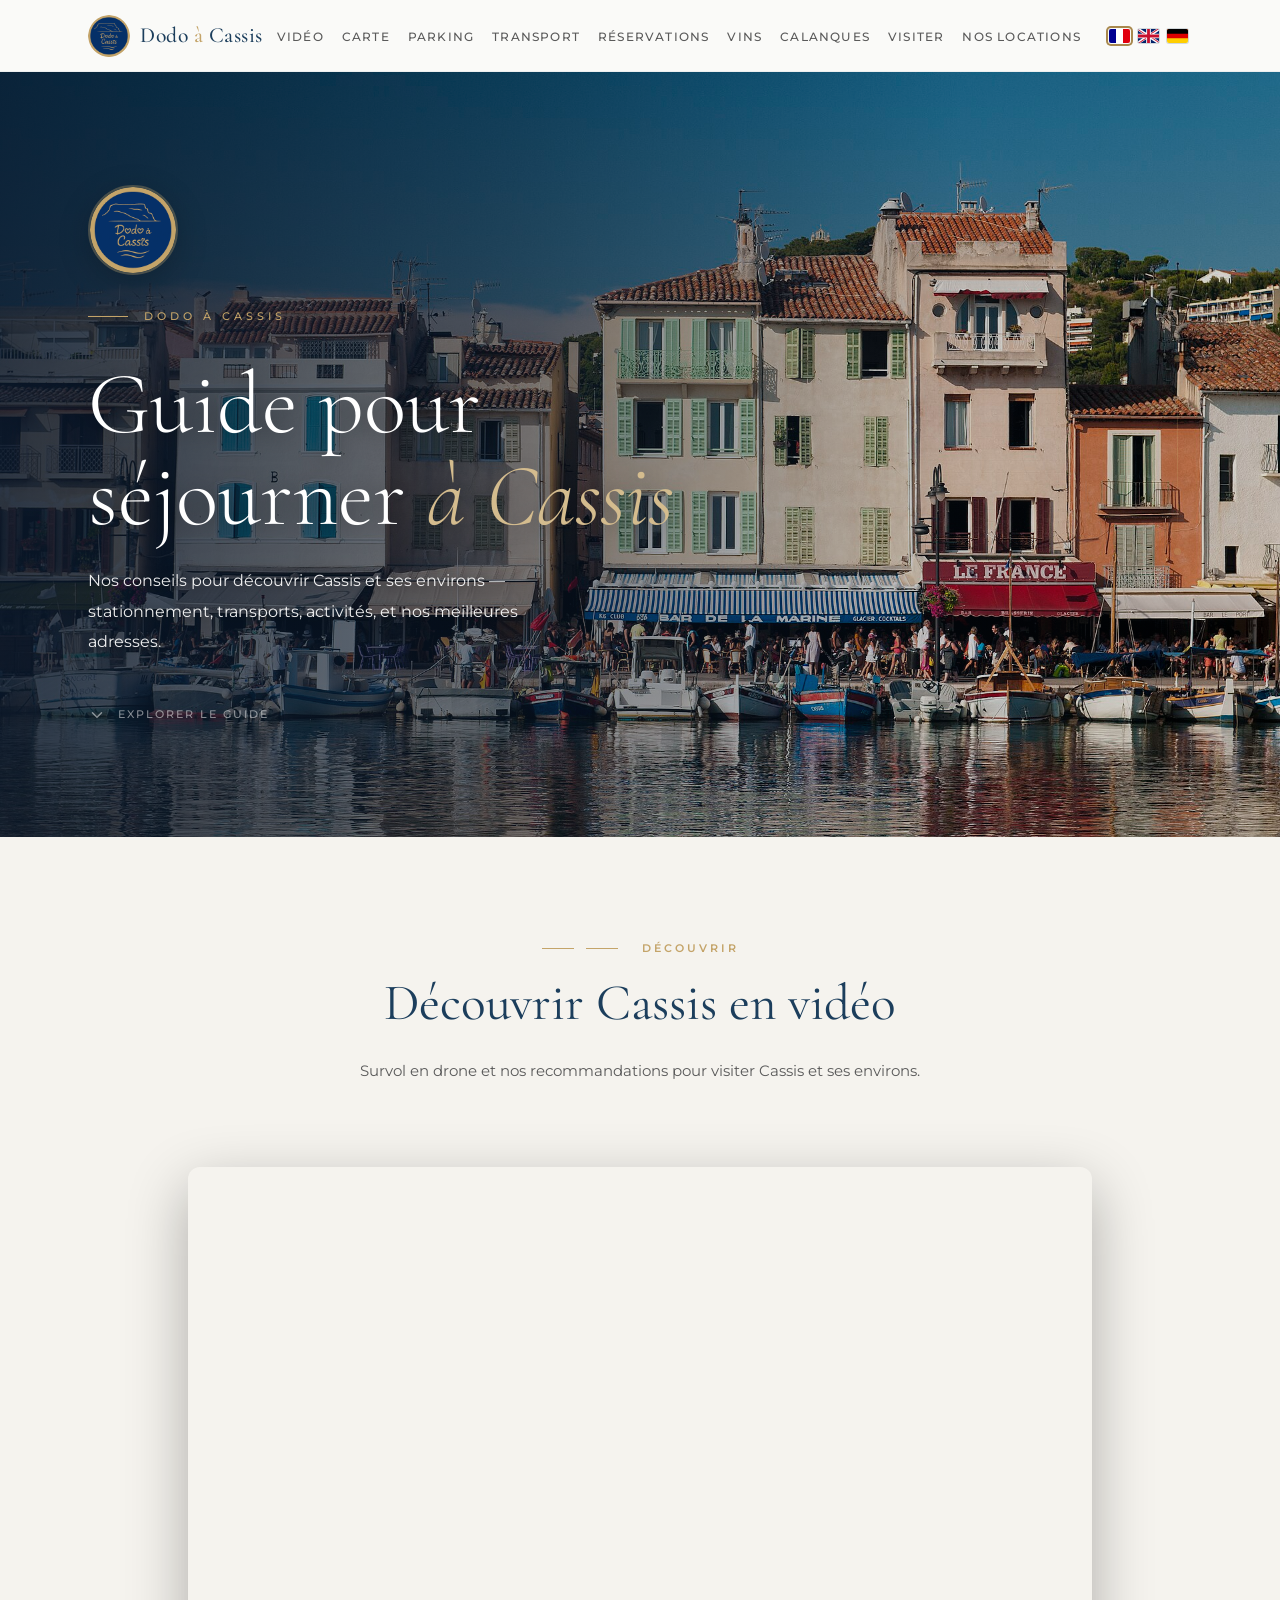
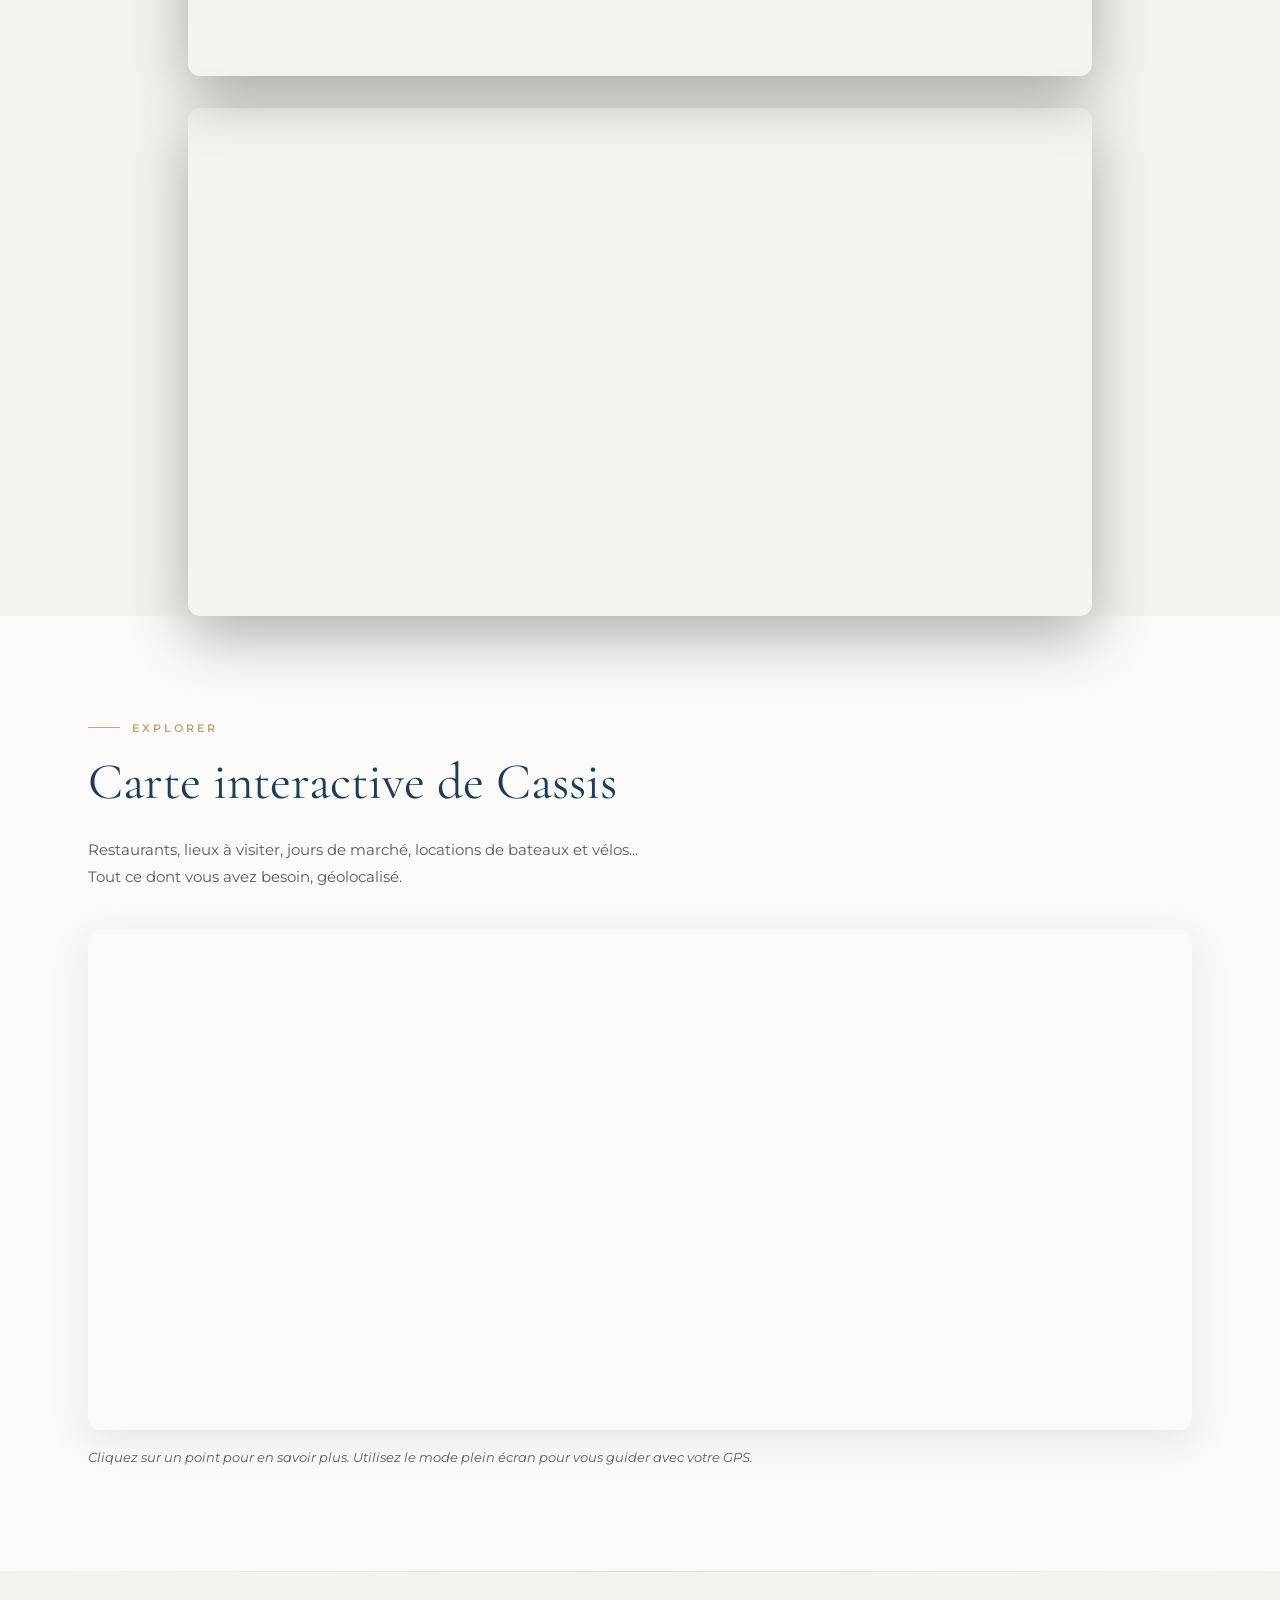
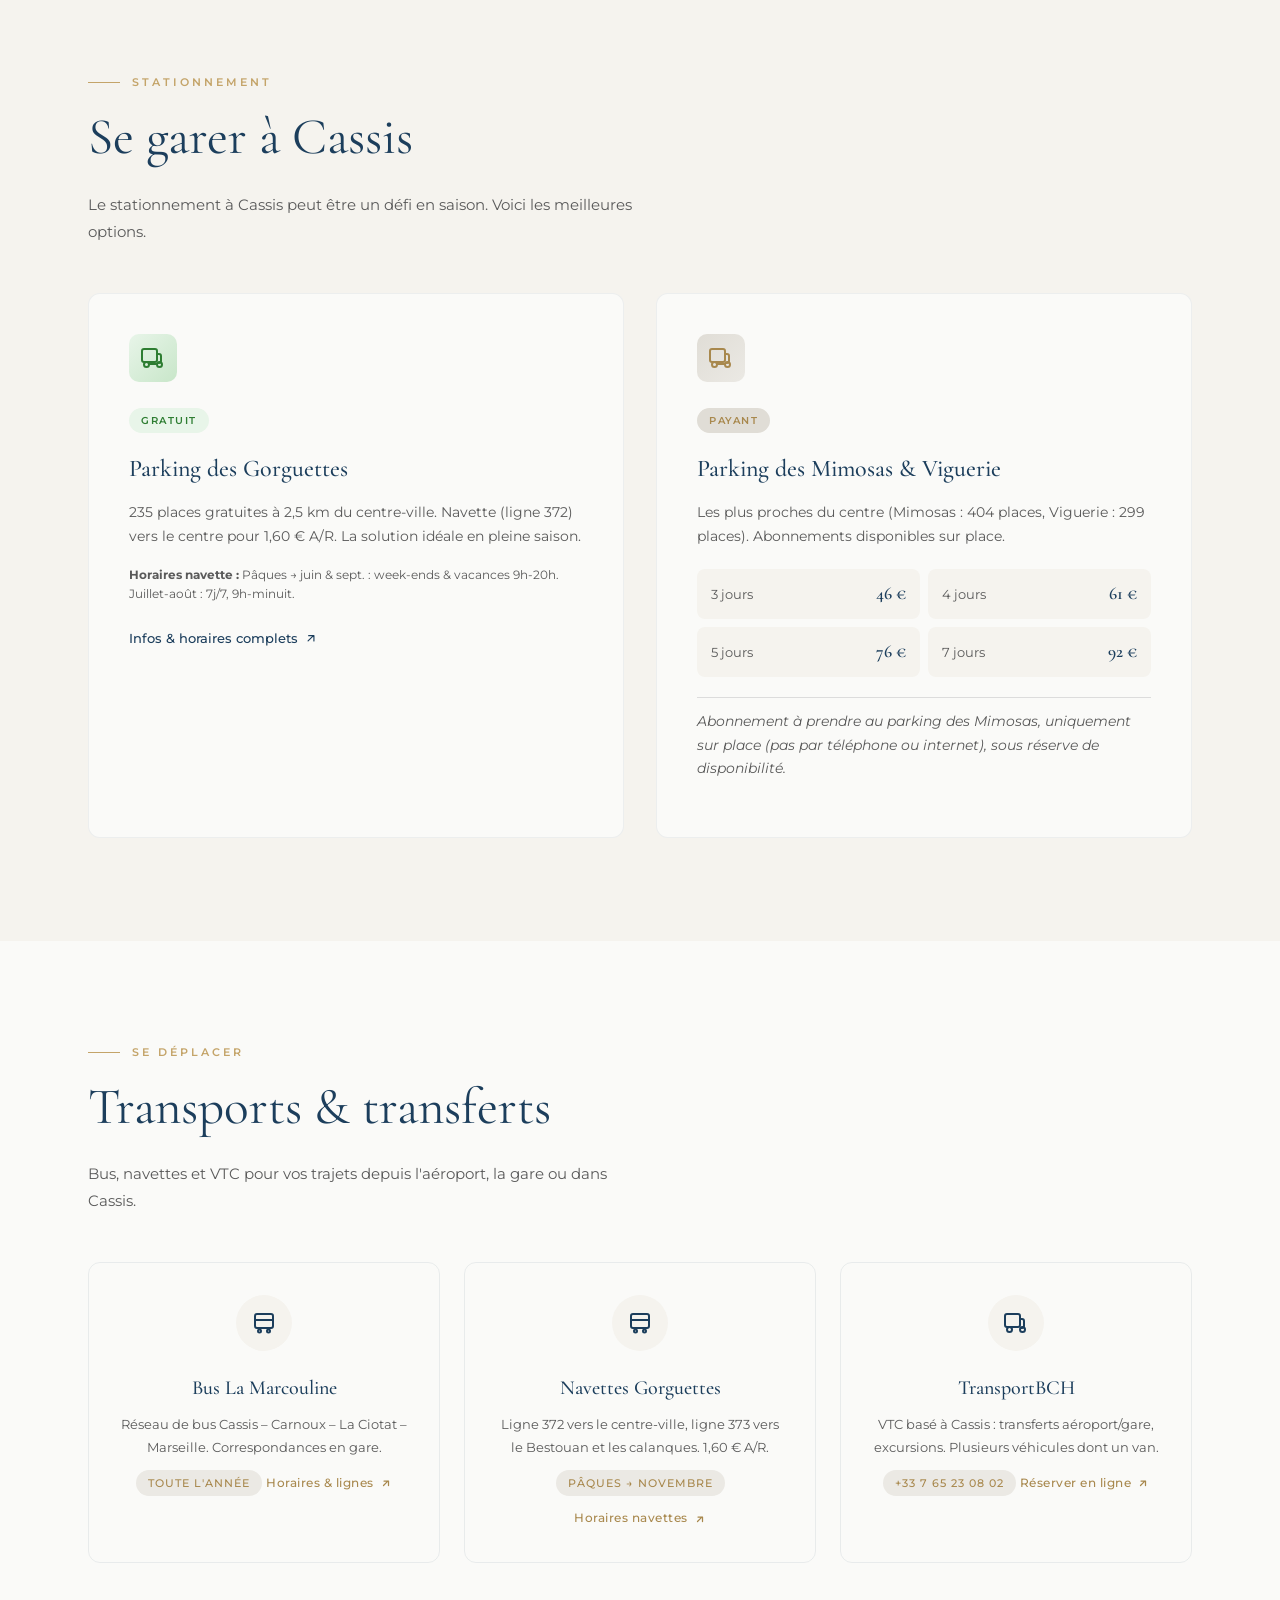
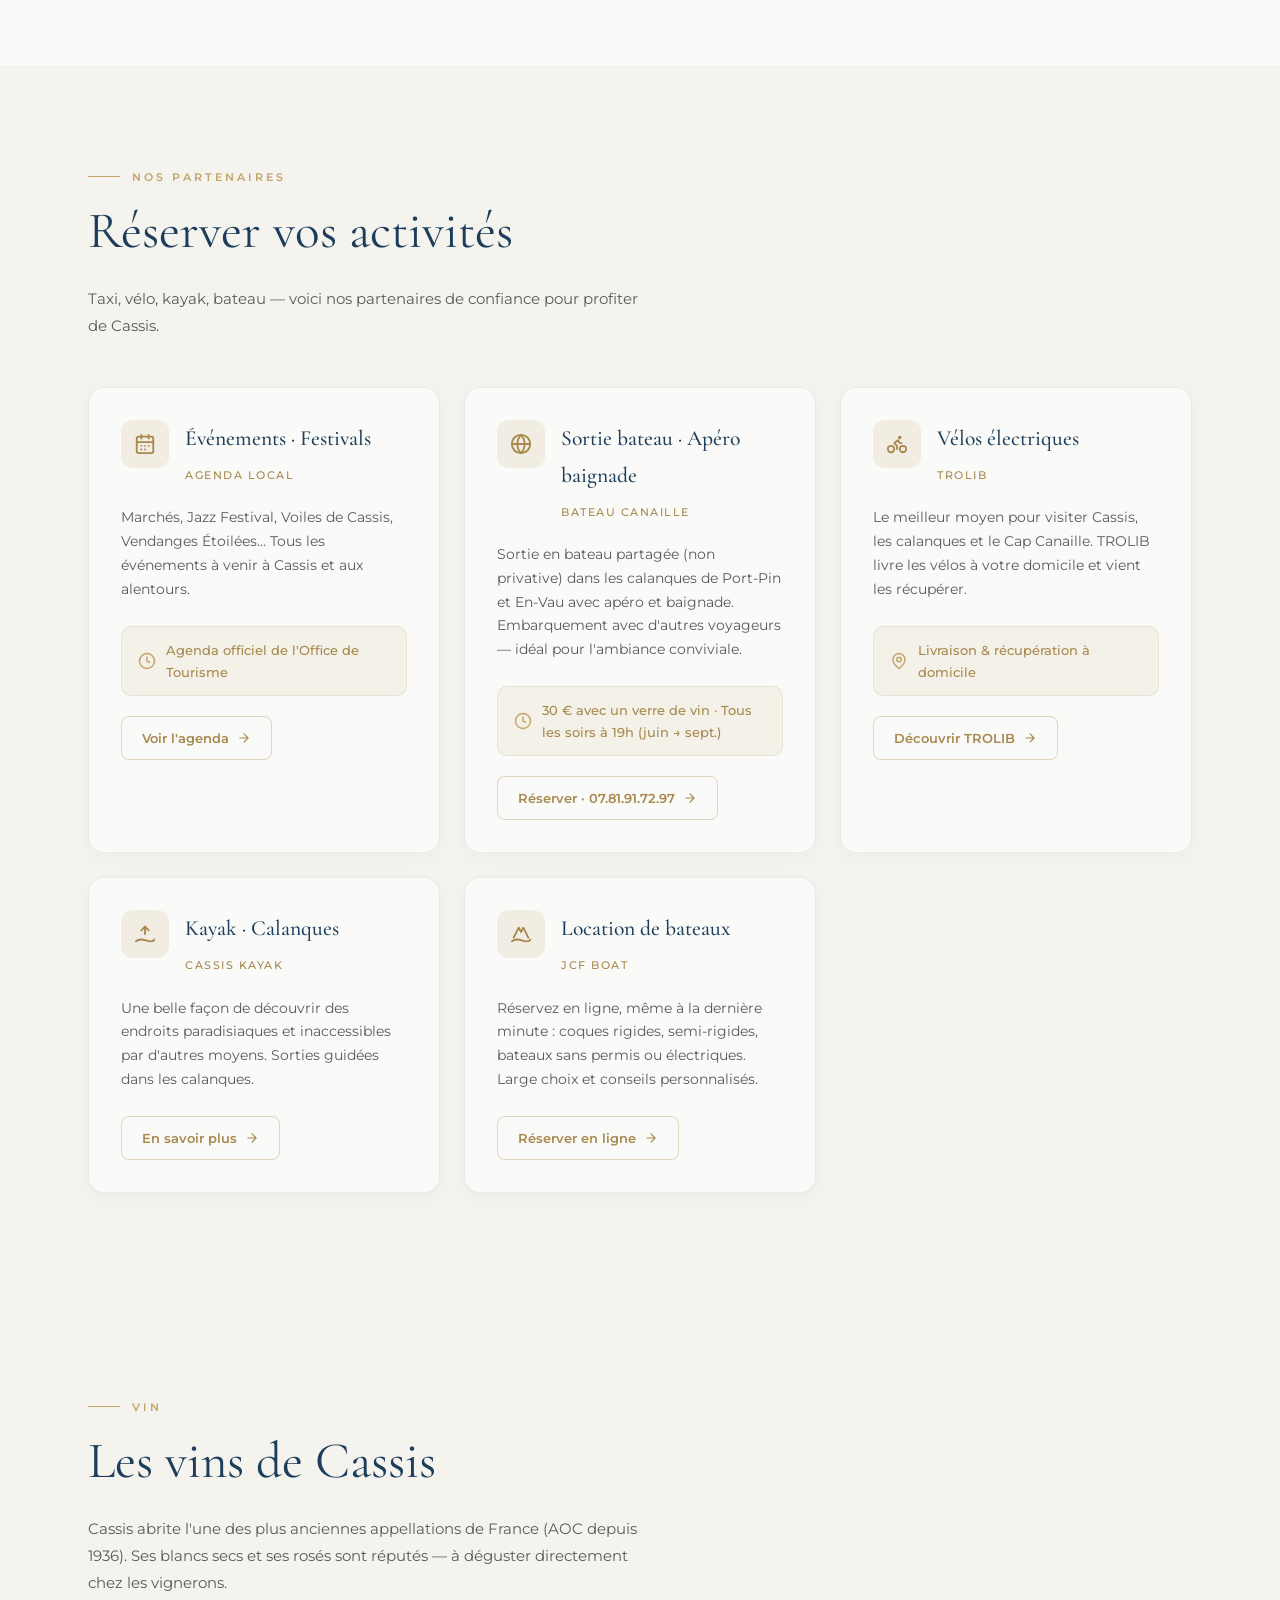
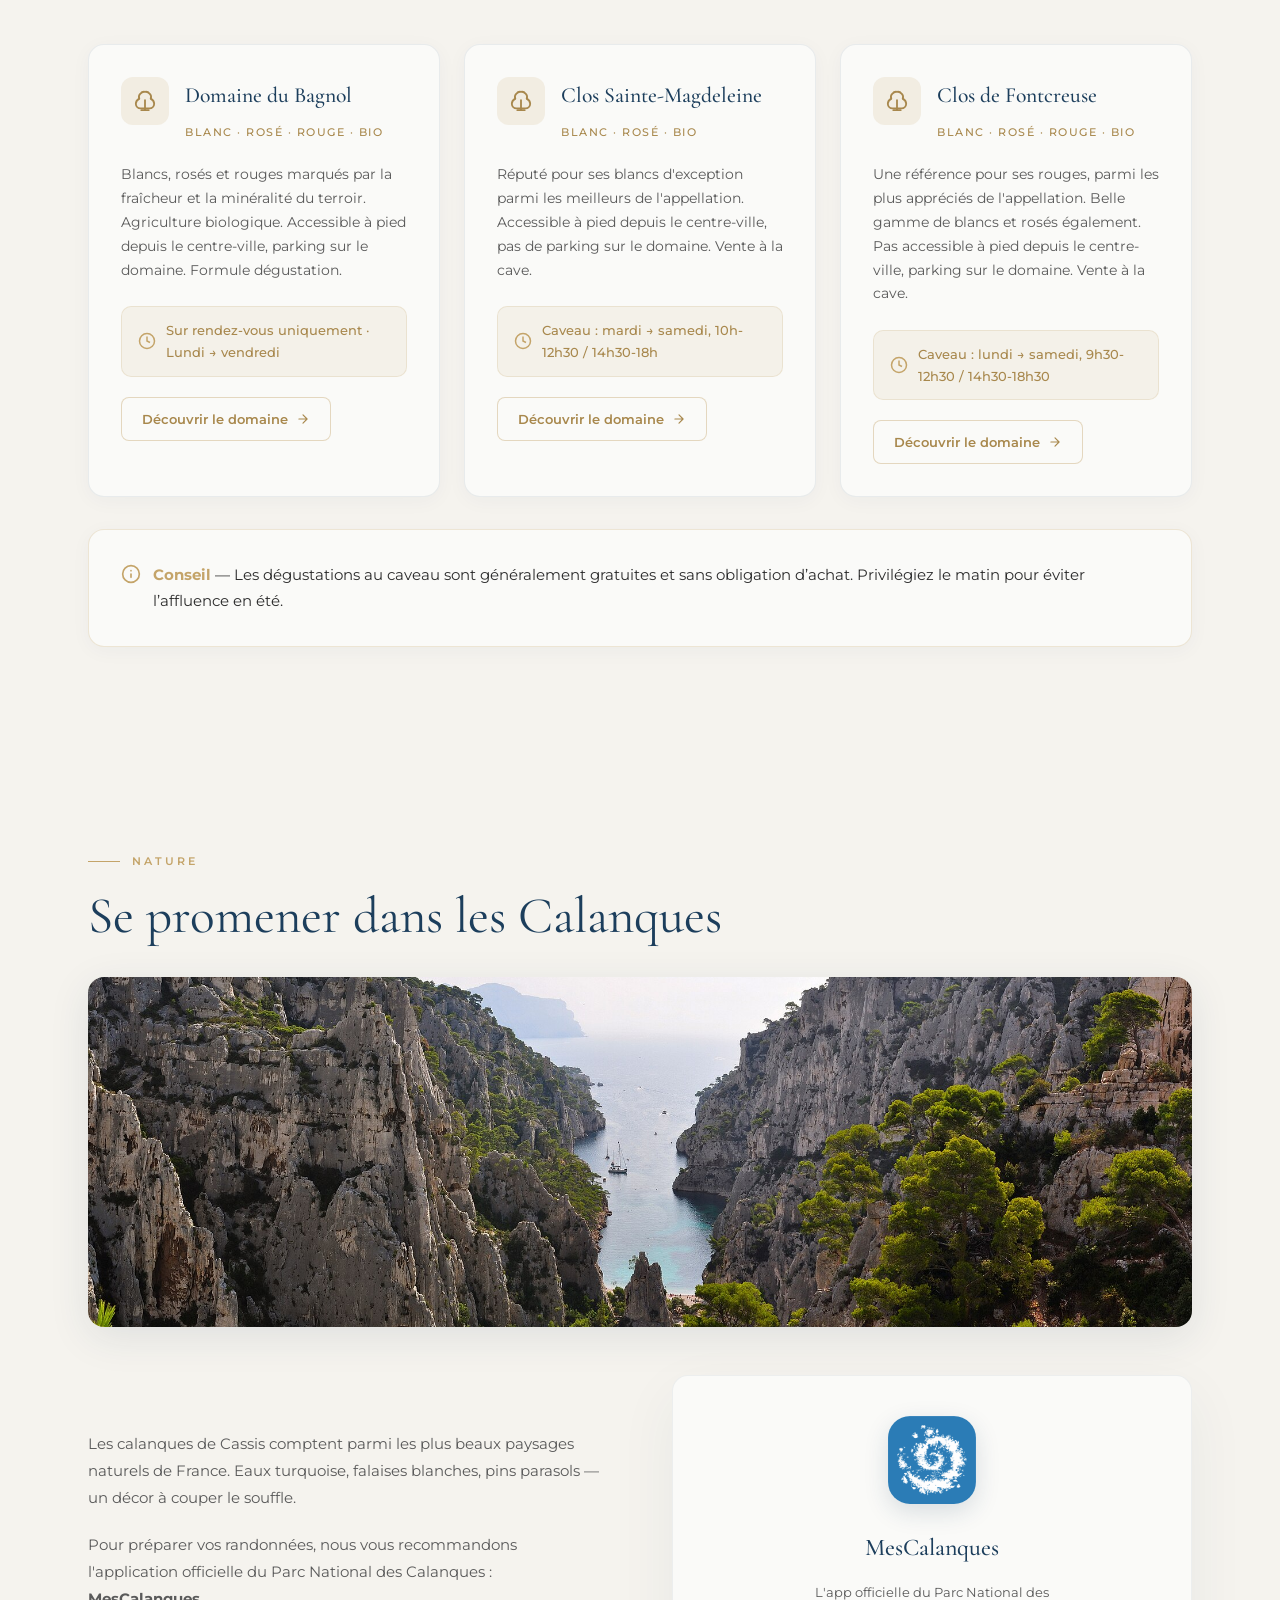
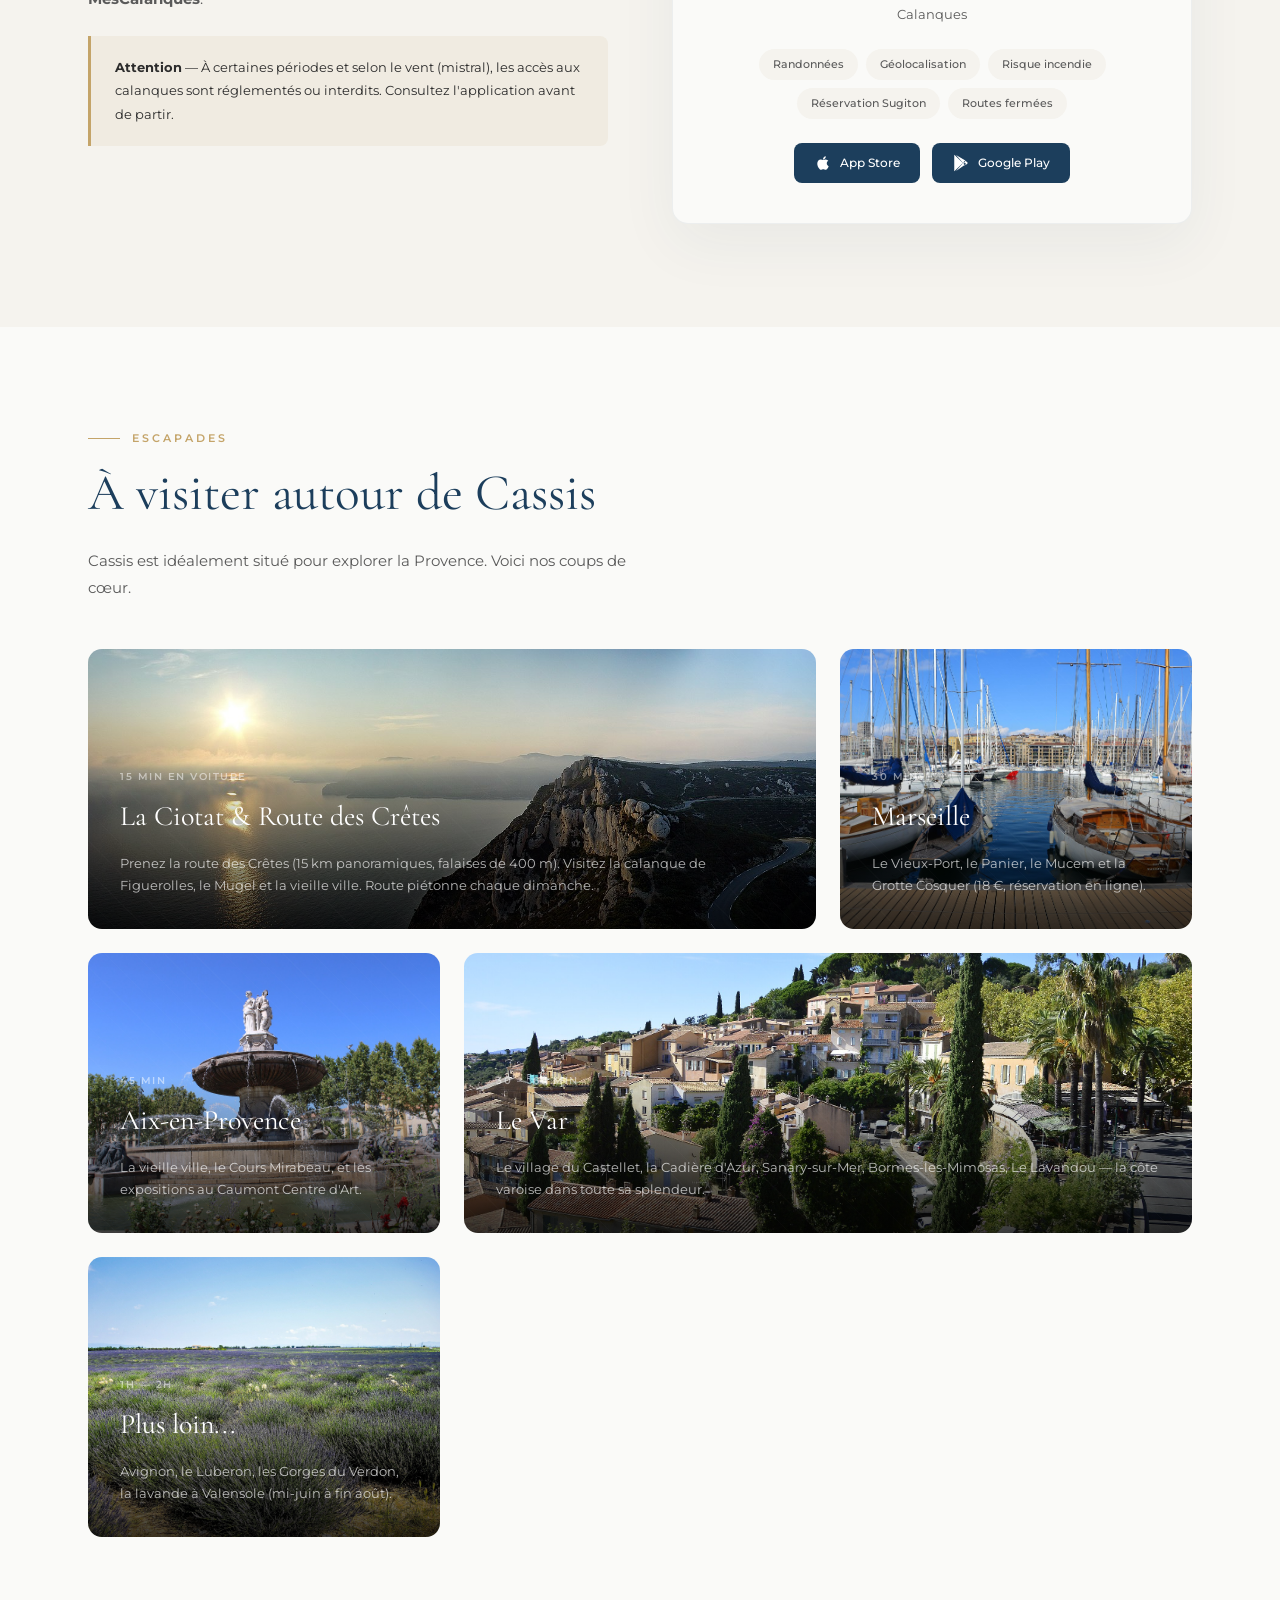
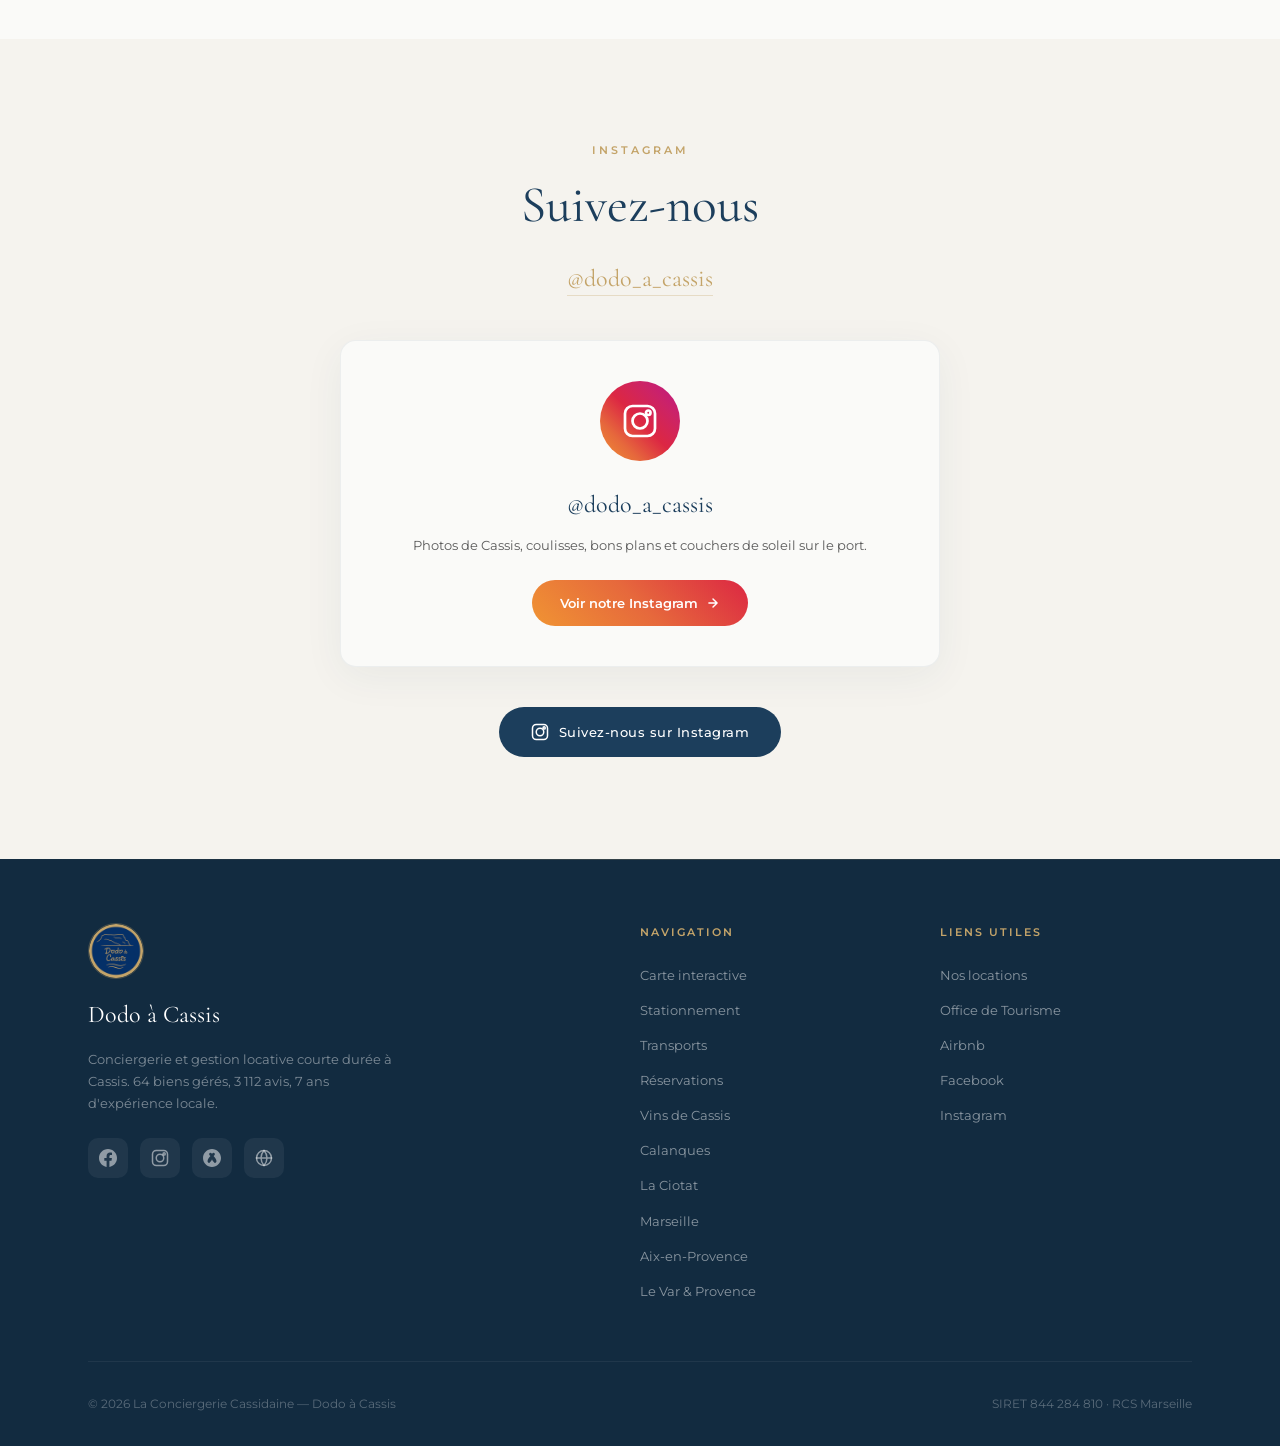
<file: index.html>
<!DOCTYPE html>
<html lang="fr">
<head>
    <meta charset="UTF-8">
    <meta name="viewport" content="width=device-width, initial-scale=1.0">
    <title>Guide pour séjourner à Cassis — Dodo à Cassis</title>
    <link rel="alternate" hreflang="fr" href="https://guide.dodo-a-cassis.com/">
    <link rel="alternate" hreflang="en" href="https://guide.dodo-a-cassis.com/en/">
    <link rel="alternate" hreflang="de" href="https://guide.dodo-a-cassis.com/de/">
    <link rel="alternate" hreflang="x-default" href="https://guide.dodo-a-cassis.com/">
    <link rel="icon" href="favicon.ico" type="image/x-icon">
    <link rel="apple-touch-icon" href="apple-touch-icon.png">
    <link rel="preconnect" href="https://fonts.googleapis.com">
    <link rel="preconnect" href="https://fonts.gstatic.com" crossorigin>
    <link href="https://fonts.googleapis.com/css2?family=Cormorant+Garamond:ital,wght@0,300;0,400;0,500;0,600;0,700;1,300;1,400;1,500&family=Montserrat:ital,wght@0,300;0,400;0,500;0,600;0,700;1,400&display=swap" rel="stylesheet">
    <link rel="stylesheet" href="style.css">
</head>
<body>

    <!-- ==========================================
         NAVIGATION
         ========================================== -->
    <nav class="nav" id="nav">
        <div class="nav__inner">
            <a href="https://dodo-a-cassis.com" class="nav__logo">
                <img src="dodo_cassis_capcanaille_gold.png" alt="Dodo à Cassis" class="nav__logo-img">
                <span class="nav__logo-text">Dodo <em>à</em> Cassis</span>
            </a>
            <ul class="nav__links" id="navLinks">
                <li><a href="#video">Vidéo</a></li>
                <li><a href="#carte">Carte</a></li>
                <li><a href="#parking">Parking</a></li>
                <li><a href="#transport">Transport</a></li>
                <li><a href="#reservations">Réservations</a></li>
                <li><a href="#vins">Vins</a></li>
                <li><a href="#calanques">Calanques</a></li>
                <li><a href="#visiter">Visiter</a></li>
                <li><a href="https://dodo-a-cassis.com" target="_blank">Nos locations</a></li>
            </ul>
            <div class="lang-switch" role="group" aria-label="Langue">
                <a href="index.html" class="lang-switch__item lang-switch__item--current" hreflang="fr" lang="fr" title="Français" aria-label="Français" aria-current="page"><img src="flags/fr.svg" alt="Français" width="21" height="14" class="lang-switch__flag"></a>
                <a href="en/index.html" class="lang-switch__item" hreflang="en" lang="en" title="English" aria-label="English"><img src="flags/gb.svg" alt="English" width="21" height="14" class="lang-switch__flag"></a>
                <a href="de/index.html" class="lang-switch__item" hreflang="de" lang="de" title="Deutsch" aria-label="Deutsch"><img src="flags/de.svg" alt="Deutsch" width="21" height="14" class="lang-switch__flag"></a>
            </div>
            <button class="nav__mobile-toggle" id="mobileToggle" aria-label="Menu">
                <span></span>
                <span></span>
                <span></span>
            </button>
        </div>
    </nav>

    <!-- ==========================================
         HERO
         ========================================== -->
    <section class="hero">
        <div class="hero__bg"></div>
        <div class="hero__pattern"></div>
        <div class="hero__content">
            <div class="hero__logo-wrapper">
                <img src="dodo_cassis_capcanaille_gold.png" alt="Dodo à Cassis" class="hero__logo">
            </div>
            <p class="hero__label">Dodo à Cassis</p>
            <h1 class="hero__title">Guide pour séjourner <em>à Cassis</em></h1>
            <p class="hero__subtitle">
                Nos conseils pour découvrir Cassis et ses environs — stationnement, transports, activités, et nos meilleures adresses.
            </p>
            <div class="hero__scroll">
                <a href="#carte">
                    <svg width="18" height="18" viewBox="0 0 24 24" fill="none" stroke="currentColor" stroke-width="2" stroke-linecap="round" stroke-linejoin="round"><polyline points="6 9 12 15 18 9"/></svg>
                    Explorer le guide
                </a>
            </div>
        </div>
        <div class="hero__deco"></div>
    </section>

    <!-- ==========================================
         VIDEO
         ========================================== -->
    <section style="background:var(--cream);padding:0;" id="video">
        <div class="container" style="padding-top:var(--section-padding);padding-bottom:calc(var(--section-padding) * 0.5);">
            <div class="reveal" style="text-align:center;">
                <p class="section-label" style="justify-content:center;"><span style="display:inline-block;width:32px;height:1px;background:var(--gold);margin-right:12px;vertical-align:middle;"></span>Découvrir</p>
                <h2 class="section-title">Découvrir Cassis en vidéo</h2>
                <p class="section-subtitle" style="margin:0 auto 2rem;">
                    Survol en drone et nos recommandations pour visiter Cassis et ses environs.
                </p>
            </div>
        </div>
        <div style="max-width:1000px;margin:0 auto;padding:0 clamp(1.5rem,4vw,3rem);">
            <!-- Video drone -->
            <div class="reveal reveal-delay-1" style="position:relative;padding-bottom:56.25%;height:0;border-radius:12px;overflow:hidden;box-shadow:0 20px 60px rgba(0,0,0,0.3);margin-bottom:2rem;">
                <iframe src="https://www.youtube.com/embed/UbqbiJ9AveE?rel=0&modestbranding=1&start=4" title="Cassis vu du ciel — Drone" frameborder="0" allow="accelerometer; autoplay; clipboard-write; encrypted-media; gyroscope; picture-in-picture" allowfullscreen style="position:absolute;top:0;left:0;width:100%;height:100%;"></iframe>
            </div>
            <!-- Video carte interactive -->
            <div class="reveal reveal-delay-2" style="position:relative;padding-bottom:56.25%;height:0;border-radius:12px;overflow:hidden;box-shadow:0 20px 60px rgba(0,0,0,0.3);">
                <iframe src="https://www.youtube.com/embed/mKFHBfoegTI?rel=0&modestbranding=1" title="Carte interactive de Cassis — Dodo à Cassis" frameborder="0" allow="accelerometer; autoplay; clipboard-write; encrypted-media; gyroscope; picture-in-picture" allowfullscreen style="position:absolute;top:0;left:0;width:100%;height:100%;"></iframe>
            </div>
        </div>
    </section>

    <!-- ==========================================
         CARTE INTERACTIVE
         ========================================== -->
    <section class="carte-section" id="carte">
        <div class="container">
            <div class="reveal">
                <p class="section-label">Explorer</p>
                <h2 class="section-title">Carte interactive de Cassis</h2>
                <p class="section-subtitle">
                    Restaurants, lieux à visiter, jours de marché, locations de bateaux et vélos... Tout ce dont vous avez besoin, géolocalisé.
                </p>
            </div>
            <div class="reveal reveal-delay-1" style="width:100%;border-radius:12px;overflow:hidden;margin-top:2.5rem;box-shadow:0 10px 40px rgba(28,62,92,0.1);">
                <iframe src="https://www.google.com/maps/d/u/0/embed?mid=1ZBq6OfjT7y-u83mIztomYptnmdU&ll=43.20346882754553%2C5.52403824956853&z=13" width="100%" height="500" style="border:0;display:block;" allowfullscreen loading="lazy"></iframe>
            </div>
            <p class="carte__map-hint reveal reveal-delay-2" style="font-size:13px;color:var(--text-light);margin-top:1rem;">
                <em>Cliquez sur un point pour en savoir plus. Utilisez le mode plein écran pour vous guider avec votre GPS.</em>
            </p>
        </div>
    </section>

    <!-- ==========================================
         PARKING
         ========================================== -->
    <section class="parking-section" id="parking">
        <div class="container">
            <div class="reveal">
                <p class="section-label">Stationnement</p>
                <h2 class="section-title">Se garer à Cassis</h2>
                <p class="section-subtitle">
                    Le stationnement à Cassis peut être un défi en saison. Voici les meilleures options.
                </p>
            </div>
            <div class="parking-grid">
                <!-- Gorguettes -->
                <div class="parking-card reveal reveal-delay-1">
                    <div class="parking-card__icon parking-card__icon--free">
                        <svg width="24" height="24" viewBox="0 0 24 24" fill="none" stroke="currentColor" stroke-width="2" stroke-linecap="round" stroke-linejoin="round">
                            <rect x="1" y="3" width="15" height="13" rx="2"/><path d="M16 8h2a2 2 0 0 1 2 2v5a2 2 0 0 1-2 2h-1"/><circle cx="5.5" cy="18.5" r="2.5"/><circle cx="18.5" cy="18.5" r="2.5"/><path d="M8 18h8"/>
                        </svg>
                    </div>
                    <span class="parking-card__badge parking-card__badge--free">Gratuit</span>
                    <h3>Parking des Gorguettes</h3>
                    <p>235 places gratuites à 2,5 km du centre-ville. Navette (ligne 372) vers le centre pour 1,60 &euro; A/R. La solution idéale en pleine saison.</p>
                    <p style="font-size:12px;color:var(--text-light);margin-top:0.5rem;line-height:1.6;">
                        <strong>Horaires navette :</strong> Pâques &rarr; juin &amp; sept. : week-ends &amp; vacances 9h-20h. Juillet-août : 7j/7, 9h-minuit.
                    </p>
                    <a href="https://www.ot-cassis.com/parking-relais-des-gorguettes.html" target="_blank" style="display:inline-flex;align-items:center;gap:6px;font-size:13px;font-weight:500;color:var(--blue);margin-top:0.5rem;">
                        Infos &amp; horaires complets
                        <svg width="14" height="14" viewBox="0 0 24 24" fill="none" stroke="currentColor" stroke-width="2" stroke-linecap="round" stroke-linejoin="round"><path d="M7 17l9.2-9.2M17 17V8H8"/></svg>
                    </a>
                </div>
                <!-- Mimosas / Viguerie -->
                <div class="parking-card reveal reveal-delay-2">
                    <div class="parking-card__icon parking-card__icon--paid">
                        <svg width="24" height="24" viewBox="0 0 24 24" fill="none" stroke="currentColor" stroke-width="2" stroke-linecap="round" stroke-linejoin="round">
                            <rect x="1" y="3" width="15" height="13" rx="2"/><path d="M16 8h2a2 2 0 0 1 2 2v5a2 2 0 0 1-2 2h-1"/><circle cx="5.5" cy="18.5" r="2.5"/><circle cx="18.5" cy="18.5" r="2.5"/><path d="M8 18h8"/>
                        </svg>
                    </div>
                    <span class="parking-card__badge parking-card__badge--paid">Payant</span>
                    <h3>Parking des Mimosas &amp; Viguerie</h3>
                    <p>Les plus proches du centre (Mimosas : 404 places, Viguerie : 299 places). Abonnements disponibles sur place.</p>
                    <div class="tarif-grid">
                        <div class="tarif-item">
                            <span class="tarif-item__duration">3 jours</span>
                            <span class="tarif-item__price">46 &euro;</span>
                        </div>
                        <div class="tarif-item">
                            <span class="tarif-item__duration">4 jours</span>
                            <span class="tarif-item__price">61 &euro;</span>
                        </div>
                        <div class="tarif-item">
                            <span class="tarif-item__duration">5 jours</span>
                            <span class="tarif-item__price">76 &euro;</span>
                        </div>
                        <div class="tarif-item">
                            <span class="tarif-item__duration">7 jours</span>
                            <span class="tarif-item__price">92 &euro;</span>
                        </div>
                    </div>
                    <p class="parking-card__note">
                        Abonnement à prendre au parking des Mimosas, uniquement sur place (pas par téléphone ou internet), sous réserve de disponibilité.
                    </p>
                </div>
            </div>
        </div>
    </section>

    <!-- ==========================================
         TRANSPORT
         ========================================== -->
    <section class="transport-section" id="transport">
        <div class="container">
            <div class="reveal">
                <p class="section-label">Se déplacer</p>
                <h2 class="section-title">Transports &amp; transferts</h2>
                <p class="section-subtitle">
                    Bus, navettes et VTC pour vos trajets depuis l'aéroport, la gare ou dans Cassis.
                </p>
            </div>
            <div class="transport-cards">
                <div class="transport-card reveal reveal-delay-1">
                    <div class="transport-card__icon">
                        <svg width="24" height="24" viewBox="0 0 24 24" fill="none" stroke="currentColor" stroke-width="2" stroke-linecap="round" stroke-linejoin="round">
                            <rect x="3" y="3" width="18" height="14" rx="2"/><path d="M3 9h18"/><circle cx="7.5" cy="20" r="1.5"/><circle cx="16.5" cy="20" r="1.5"/><path d="M5.5 17h13"/>
                        </svg>
                    </div>
                    <h3>Bus La Marcouline</h3>
                    <p>Réseau de bus Cassis &ndash; Carnoux &ndash; La Ciotat &ndash; Marseille. Correspondances en gare.</p>
                    <span class="period">Toute l'année</span>
                    <a href="https://www.plan.lametropolemobilite.fr/fr/" target="_blank" style="display:inline-flex;align-items:center;gap:6px;font-size:12px;font-weight:500;color:var(--gold-dark);margin-top:0.75rem;letter-spacing:0.5px;">
                        Horaires &amp; lignes
                        <svg width="12" height="12" viewBox="0 0 24 24" fill="none" stroke="currentColor" stroke-width="2.5" stroke-linecap="round" stroke-linejoin="round"><path d="M7 17l9.2-9.2M17 17V8H8"/></svg>
                    </a>
                </div>
                <div class="transport-card reveal reveal-delay-2">
                    <div class="transport-card__icon">
                        <svg width="24" height="24" viewBox="0 0 24 24" fill="none" stroke="currentColor" stroke-width="2" stroke-linecap="round" stroke-linejoin="round">
                            <rect x="3" y="3" width="18" height="14" rx="2"/><path d="M3 9h18"/><circle cx="7.5" cy="20" r="1.5"/><circle cx="16.5" cy="20" r="1.5"/><path d="M5.5 17h13"/>
                        </svg>
                    </div>
                    <h3>Navettes Gorguettes</h3>
                    <p>Ligne 372 vers le centre-ville, ligne 373 vers le Bestouan et les calanques. 1,60 &euro; A/R.</p>
                    <span class="period">Pâques &rarr; Novembre</span>
                    <a href="https://www.ot-cassis.com/parking-relais-des-gorguettes.html" target="_blank" style="display:inline-flex;align-items:center;gap:6px;font-size:12px;font-weight:500;color:var(--gold-dark);margin-top:0.75rem;letter-spacing:0.5px;">
                        Horaires navettes
                        <svg width="12" height="12" viewBox="0 0 24 24" fill="none" stroke="currentColor" stroke-width="2.5" stroke-linecap="round" stroke-linejoin="round"><path d="M7 17l9.2-9.2M17 17V8H8"/></svg>
                    </a>
                </div>
                <div class="transport-card reveal reveal-delay-3">
                    <div class="transport-card__icon">
                        <svg width="24" height="24" viewBox="0 0 24 24" fill="none" stroke="currentColor" stroke-width="2" stroke-linecap="round" stroke-linejoin="round">
                            <rect x="1" y="3" width="15" height="13" rx="2"/><path d="M16 8h2a2 2 0 0 1 2 2v5a2 2 0 0 1-2 2h-1"/><circle cx="5.5" cy="18.5" r="2.5"/><circle cx="18.5" cy="18.5" r="2.5"/>
                        </svg>
                    </div>
                    <h3>TransportBCH</h3>
                    <p>VTC bas&eacute; &agrave; Cassis : transferts a&eacute;roport/gare, excursions. Plusieurs v&eacute;hicules dont un van.</p>
                    <span class="period">+33 7 65 23 08 02</span>
                    <a href="https://www.transportbch.fr/" target="_blank" style="display:inline-flex;align-items:center;gap:6px;font-size:12px;font-weight:500;color:var(--gold-dark);margin-top:0.75rem;letter-spacing:0.5px;">
                        R&eacute;server en ligne
                        <svg width="12" height="12" viewBox="0 0 24 24" fill="none" stroke="currentColor" stroke-width="2.5" stroke-linecap="round" stroke-linejoin="round"><path d="M7 17l9.2-9.2M17 17V8H8"/></svg>
                    </a>
                </div>
            </div>
        </div>
    </section>

    <!-- ==========================================
         PARTENAIRES / RÉSERVATIONS
         ========================================== -->
    <section class="partners-section" id="reservations">
        <div class="container">
            <div class="reveal">
                <p class="section-label">Nos partenaires</p>
                <h2 class="section-title">Réserver vos activités</h2>
                <p class="section-subtitle">
                    Taxi, vélo, kayak, bateau — voici nos partenaires de confiance pour profiter de Cassis.
                </p>
            </div>
            <div class="partners-grid">

                <!-- Agenda local -->
                <div class="partner-card reveal reveal-delay-1">
                    <div class="partner-card__header">
                        <div class="partner-card__icon">
                            <svg width="22" height="22" viewBox="0 0 24 24" fill="none" stroke="currentColor" stroke-width="2" stroke-linecap="round" stroke-linejoin="round">
                                <rect x="3" y="4" width="18" height="18" rx="2"/><path d="M16 2v4M8 2v4M3 10h18"/><path d="M8 14h.01M12 14h.01M16 14h.01M8 18h.01M12 18h.01"/>
                            </svg>
                        </div>
                        <div>
                            <h3 class="partner-card__name">&Eacute;v&eacute;nements &middot; Festivals</h3>
                            <span class="partner-card__type">Agenda local</span>
                        </div>
                    </div>
                    <p class="partner-card__desc">
                        March&eacute;s, Jazz Festival, Voiles de Cassis, Vendanges &Eacute;toil&eacute;es... Tous les &eacute;v&eacute;nements &agrave; venir &agrave; Cassis et aux alentours.
                    </p>
                    <div class="partner-card__highlight">
                        <svg width="18" height="18" viewBox="0 0 24 24" fill="none" stroke="currentColor" stroke-width="2"><circle cx="12" cy="12" r="10"/><path d="M12 6v6l4 2"/></svg>
                        <span>Agenda officiel de l'Office de Tourisme</span>
                    </div>
                    <a href="https://www.ot-cassis.com/agenda.html" target="_blank" class="partner-card__cta">
                        Voir l'agenda
                        <svg width="14" height="14" viewBox="0 0 24 24" fill="none" stroke="currentColor" stroke-width="2" stroke-linecap="round" stroke-linejoin="round"><path d="M5 12h14M12 5l7 7-7 7"/></svg>
                    </a>
                </div>

                <!-- Bateau Canaille -->
                <div class="partner-card reveal reveal-delay-2">
                    <div class="partner-card__header">
                        <div class="partner-card__icon">
                            <svg width="22" height="22" viewBox="0 0 24 24" fill="none" stroke="currentColor" stroke-width="2" stroke-linecap="round" stroke-linejoin="round">
                                <circle cx="12" cy="12" r="10"/><path d="M12 2a14.5 14.5 0 000 20 14.5 14.5 0 000-20"/><path d="M2 12h20"/>
                            </svg>
                        </div>
                        <div>
                            <h3 class="partner-card__name">Sortie bateau &middot; Ap&eacute;ro baignade</h3>
                            <span class="partner-card__type">Bateau Canaille</span>
                        </div>
                    </div>
                    <p class="partner-card__desc">
                        Sortie en bateau partag&eacute;e (non privative) dans les calanques de Port-Pin et En-Vau avec ap&eacute;ro et baignade. Embarquement avec d'autres voyageurs &mdash; id&eacute;al pour l'ambiance conviviale.
                    </p>
                    <div class="partner-card__highlight">
                        <svg width="18" height="18" viewBox="0 0 24 24" fill="none" stroke="currentColor" stroke-width="2"><circle cx="12" cy="12" r="10"/><path d="M12 6v6l4 2"/></svg>
                        <span>30 &euro; avec un verre de vin &middot; Tous les soirs &agrave; 19h (juin &rarr; sept.)</span>
                    </div>
                    <a href="https://canaille-event.com/apero-baignade/" target="_blank" class="partner-card__cta">
                        R&eacute;server &middot; 07.81.91.72.97
                        <svg width="14" height="14" viewBox="0 0 24 24" fill="none" stroke="currentColor" stroke-width="2" stroke-linecap="round" stroke-linejoin="round"><path d="M5 12h14M12 5l7 7-7 7"/></svg>
                    </a>
                </div>

                <!-- TROLIB -->
                <div class="partner-card reveal reveal-delay-3">
                    <div class="partner-card__header">
                        <div class="partner-card__icon">
                            <svg width="22" height="22" viewBox="0 0 24 24" fill="none" stroke="currentColor" stroke-width="2" stroke-linecap="round" stroke-linejoin="round">
                                <circle cx="5.5" cy="17.5" r="3.5"/><circle cx="18.5" cy="17.5" r="3.5"/><path d="M15 6a1 1 0 100-2 1 1 0 000 2zM12 17.5V14l-3-3 4-3 2 3h2"/>
                            </svg>
                        </div>
                        <div>
                            <h3 class="partner-card__name">V&eacute;los &eacute;lectriques</h3>
                            <span class="partner-card__type">TROLIB</span>
                        </div>
                    </div>
                    <p class="partner-card__desc">
                        Le meilleur moyen pour visiter Cassis, les calanques et le Cap Canaille. TROLIB livre les vélos à votre domicile et vient les récupérer.
                    </p>
                    <div class="partner-card__highlight">
                        <svg width="18" height="18" viewBox="0 0 24 24" fill="none" stroke="currentColor" stroke-width="2"><path d="M20 10c0 6-8 12-8 12s-8-6-8-12a8 8 0 1116 0z"/><circle cx="12" cy="10" r="3"/></svg>
                        <span>Livraison &amp; r&eacute;cup&eacute;ration &agrave; domicile</span>
                    </div>
                    <a href="https://trolibcassis1.rezdy.com/?agentCode=LACONCE" target="_blank" class="partner-card__cta">
                        D&eacute;couvrir TROLIB
                        <svg width="14" height="14" viewBox="0 0 24 24" fill="none" stroke="currentColor" stroke-width="2" stroke-linecap="round" stroke-linejoin="round"><path d="M5 12h14M12 5l7 7-7 7"/></svg>
                    </a>
                </div>

                <!-- Cassis Kayak -->
                <div class="partner-card reveal reveal-delay-1">
                    <div class="partner-card__header">
                        <div class="partner-card__icon">
                            <svg width="22" height="22" viewBox="0 0 24 24" fill="none" stroke="currentColor" stroke-width="2" stroke-linecap="round" stroke-linejoin="round">
                                <path d="M2 20s2-2 6-2 6 2 10 2 4-2 4-2"/><path d="M12 4v8"/><path d="M8 8l4-4 4 4"/>
                            </svg>
                        </div>
                        <div>
                            <h3 class="partner-card__name">Kayak &middot; Calanques</h3>
                            <span class="partner-card__type">Cassis Kayak</span>
                        </div>
                    </div>
                    <p class="partner-card__desc">
                        Une belle façon de découvrir des endroits paradisiaques et inaccessibles par d'autres moyens. Sorties guidées dans les calanques.
                    </p>
                    <a href="https://cassis-kayak.com/" target="_blank" class="partner-card__cta">
                        En savoir plus
                        <svg width="14" height="14" viewBox="0 0 24 24" fill="none" stroke="currentColor" stroke-width="2" stroke-linecap="round" stroke-linejoin="round"><path d="M5 12h14M12 5l7 7-7 7"/></svg>
                    </a>
                </div>

                <!-- JCF Boat -->
                <div class="partner-card reveal reveal-delay-2">
                    <div class="partner-card__header">
                        <div class="partner-card__icon">
                            <svg width="22" height="22" viewBox="0 0 24 24" fill="none" stroke="currentColor" stroke-width="2" stroke-linecap="round" stroke-linejoin="round">
                                <path d="M2 20s2-2 6-2 6 2 10 2 4-2 4-2"/><path d="M4 16l5.5-11 2.5 5 2.5-5L20 16"/>
                            </svg>
                        </div>
                        <div>
                            <h3 class="partner-card__name">Location de bateaux</h3>
                            <span class="partner-card__type">JCF Boat</span>
                        </div>
                    </div>
                    <p class="partner-card__desc">
                        Réservez en ligne, même à la dernière minute : coques rigides, semi-rigides, bateaux sans permis ou électriques. Large choix et conseils personnalisés.
                    </p>
                    <a href="https://jcfboat.com/" target="_blank" class="partner-card__cta">
                        Réserver en ligne
                        <svg width="14" height="14" viewBox="0 0 24 24" fill="none" stroke="currentColor" stroke-width="2" stroke-linecap="round" stroke-linejoin="round"><path d="M5 12h14M12 5l7 7-7 7"/></svg>
                    </a>
                </div>

            </div>
        </div>
    </section>

    <!-- ==========================================
         VINS DE CASSIS
         ========================================== -->
    <section class="partners-section" id="vins">
        <div class="container">
            <div class="reveal">
                <p class="section-label">Vin</p>
                <h2 class="section-title">Les vins de Cassis</h2>
                <p class="section-subtitle">
                    Cassis abrite l'une des plus anciennes appellations de France (AOC depuis 1936). Ses blancs secs et ses ros&eacute;s sont r&eacute;put&eacute;s &mdash; &agrave; d&eacute;guster directement chez les vignerons.
                </p>
            </div>
            <div class="partners-grid">

                <!-- Domaine du Bagnol -->
                <div class="partner-card reveal reveal-delay-1">
                    <div class="partner-card__header">
                        <div class="partner-card__icon">
                            <svg width="22" height="22" viewBox="0 0 24 24" fill="none" stroke="currentColor" stroke-width="2" stroke-linecap="round" stroke-linejoin="round">
                                <path d="M8 22h8"/><path d="M12 11v11"/><path d="M5.7 9.4A5 5 0 0 1 7 4a5 5 0 0 1 5-2 5 5 0 0 1 5 2 5 5 0 0 1 1.3 5.4"/>
                                <path d="M5.7 9.4C3.3 10.8 2 13 2 15c0 3 2.5 5 5 5h10c2.5 0 5-2 5-5 0-2-1.3-4.2-3.7-5.6"/>
                            </svg>
                        </div>
                        <div>
                            <h3 class="partner-card__name">Domaine du Bagnol</h3>
                            <span class="partner-card__type">Blanc &middot; Ros&eacute; &middot; Rouge &middot; Bio</span>
                        </div>
                    </div>
                    <p class="partner-card__desc">
                        Blancs, ros&eacute;s et rouges marqu&eacute;s par la fra&icirc;cheur et la min&eacute;ralit&eacute; du terroir. Agriculture biologique. Accessible &agrave; pied depuis le centre-ville, parking sur le domaine. Formule d&eacute;gustation.
                    </p>
                    <div class="partner-card__highlight">
                        <svg width="18" height="18" viewBox="0 0 24 24" fill="none" stroke="currentColor" stroke-width="2"><circle cx="12" cy="12" r="10"/><path d="M12 6v6l4 2"/></svg>
                        <span>Sur rendez-vous uniquement &middot; Lundi &rarr; vendredi</span>
                    </div>
                    <a href="https://www.domainedubagnol.fr/deguster/" target="_blank" class="partner-card__cta">
                        D&eacute;couvrir le domaine
                        <svg width="14" height="14" viewBox="0 0 24 24" fill="none" stroke="currentColor" stroke-width="2" stroke-linecap="round" stroke-linejoin="round"><path d="M5 12h14M12 5l7 7-7 7"/></svg>
                    </a>
                </div>

                <!-- Clos Sainte-Magdeleine -->
                <div class="partner-card reveal reveal-delay-2">
                    <div class="partner-card__header">
                        <div class="partner-card__icon">
                            <svg width="22" height="22" viewBox="0 0 24 24" fill="none" stroke="currentColor" stroke-width="2" stroke-linecap="round" stroke-linejoin="round">
                                <path d="M8 22h8"/><path d="M12 11v11"/><path d="M5.7 9.4A5 5 0 0 1 7 4a5 5 0 0 1 5-2 5 5 0 0 1 5 2 5 5 0 0 1 1.3 5.4"/>
                                <path d="M5.7 9.4C3.3 10.8 2 13 2 15c0 3 2.5 5 5 5h10c2.5 0 5-2 5-5 0-2-1.3-4.2-3.7-5.6"/>
                            </svg>
                        </div>
                        <div>
                            <h3 class="partner-card__name">Clos Sainte-Magdeleine</h3>
                            <span class="partner-card__type">Blanc &middot; Ros&eacute; &middot; Bio</span>
                        </div>
                    </div>
                    <p class="partner-card__desc">
                        R&eacute;put&eacute; pour ses blancs d'exception parmi les meilleurs de l'appellation. Accessible &agrave; pied depuis le centre-ville, pas de parking sur le domaine. Vente &agrave; la cave.
                    </p>
                    <div class="partner-card__highlight">
                        <svg width="18" height="18" viewBox="0 0 24 24" fill="none" stroke="currentColor" stroke-width="2"><circle cx="12" cy="12" r="10"/><path d="M12 6v6l4 2"/></svg>
                        <span>Caveau : mardi &rarr; samedi, 10h-12h30 / 14h30-18h</span>
                    </div>
                    <a href="https://www.clossaintemagdeleine.fr/" target="_blank" class="partner-card__cta">
                        D&eacute;couvrir le domaine
                        <svg width="14" height="14" viewBox="0 0 24 24" fill="none" stroke="currentColor" stroke-width="2" stroke-linecap="round" stroke-linejoin="round"><path d="M5 12h14M12 5l7 7-7 7"/></svg>
                    </a>
                </div>

                <!-- Clos de Fontcreuse -->
                <div class="partner-card reveal reveal-delay-3">
                    <div class="partner-card__header">
                        <div class="partner-card__icon">
                            <svg width="22" height="22" viewBox="0 0 24 24" fill="none" stroke="currentColor" stroke-width="2" stroke-linecap="round" stroke-linejoin="round">
                                <path d="M8 22h8"/><path d="M12 11v11"/><path d="M5.7 9.4A5 5 0 0 1 7 4a5 5 0 0 1 5-2 5 5 0 0 1 5 2 5 5 0 0 1 1.3 5.4"/>
                                <path d="M5.7 9.4C3.3 10.8 2 13 2 15c0 3 2.5 5 5 5h10c2.5 0 5-2 5-5 0-2-1.3-4.2-3.7-5.6"/>
                            </svg>
                        </div>
                        <div>
                            <h3 class="partner-card__name">Clos de Fontcreuse</h3>
                            <span class="partner-card__type">Blanc &middot; Ros&eacute; &middot; Rouge &middot; Bio</span>
                        </div>
                    </div>
                    <p class="partner-card__desc">
                        Une r&eacute;f&eacute;rence pour ses rouges, parmi les plus appr&eacute;ci&eacute;s de l'appellation. Belle gamme de blancs et ros&eacute;s &eacute;galement. Pas accessible &agrave; pied depuis le centre-ville, parking sur le domaine. Vente &agrave; la cave.
                    </p>
                    <div class="partner-card__highlight">
                        <svg width="18" height="18" viewBox="0 0 24 24" fill="none" stroke="currentColor" stroke-width="2"><circle cx="12" cy="12" r="10"/><path d="M12 6v6l4 2"/></svg>
                        <span>Caveau : lundi &rarr; samedi, 9h30-12h30 / 14h30-18h30</span>
                    </div>
                    <a href="https://www.fontcreuse.com/" target="_blank" class="partner-card__cta">
                        D&eacute;couvrir le domaine
                        <svg width="14" height="14" viewBox="0 0 24 24" fill="none" stroke="currentColor" stroke-width="2" stroke-linecap="round" stroke-linejoin="round"><path d="M5 12h14M12 5l7 7-7 7"/></svg>
                    </a>
                </div>

            </div>

            <!-- Conseil encart -->
            <div class="partner-card reveal" style="margin-top: 2rem; border-color: rgba(196, 164, 105, 0.25); position: relative; z-index: 1;">
                <div style="display: flex; align-items: flex-start; gap: 12px;">
                    <svg width="20" height="20" viewBox="0 0 24 24" fill="none" stroke="var(--gold)" stroke-width="2" stroke-linecap="round" stroke-linejoin="round" style="min-width:20px; margin-top:2px;">
                        <circle cx="12" cy="12" r="10"/><path d="M12 16v-4"/><path d="M12 8h.01"/>
                    </svg>
                    <p style="margin:0; font-size: 0.95rem; color: var(--text);">
                        <strong style="color: var(--gold);">Conseil</strong> &mdash; Les d&eacute;gustations au caveau sont g&eacute;n&eacute;ralement gratuites et sans obligation d&rsquo;achat. Privil&eacute;giez le matin pour &eacute;viter l&rsquo;affluence en &eacute;t&eacute;.
                    </p>
                </div>
            </div>
        </div>
    </section>

    <!-- ==========================================
         CALANQUES
         ========================================== -->
    <section class="calanques-section" id="calanques">
        <div class="container">
            <div class="reveal">
                <p class="section-label">Nature</p>
                <h2 class="section-title">Se promener dans les Calanques</h2>
            </div>
            <!-- Photo pleine largeur -->
            <div class="reveal" style="margin-top:2rem;margin-bottom:2.5rem;border-radius:16px;overflow:hidden;height:350px;box-shadow:0 10px 40px rgba(28,62,92,0.1);">
                <img src="photo-calanque-envau.jpg" alt="Calanque d'En-Vau &agrave; Cassis, falaises blanches et eaux turquoise" style="width:100%;height:100%;object-fit:cover;" loading="lazy">
            </div>
            <div class="calanques__content">
                <div class="calanques__text reveal reveal-delay-1">
                    <p>
                        Les calanques de Cassis comptent parmi les plus beaux paysages naturels de France. Eaux turquoise, falaises blanches, pins parasols — un décor à couper le souffle.
                    </p>
                    <p>
                        Pour préparer vos randonnées, nous vous recommandons l'application officielle du Parc National des Calanques : <strong>MesCalanques</strong>.
                    </p>
                    <div class="calanques__warning">
                        <p>
                            <strong>Attention</strong> — À certaines périodes et selon le vent (mistral), les accès aux calanques sont réglementés ou interdits. Consultez l'application avant de partir.
                        </p>
                    </div>
                </div>
                <div class="calanques__app reveal reveal-delay-2">
                    <div class="calanques__app-icon">
                        <img src="mescalanques_icon.png" alt="Logo officiel de l'application Mes Calanques">
                    </div>
                    <h3>MesCalanques</h3>
                    <p>L'app officielle du Parc National des Calanques</p>
                    <div class="calanques__app-features">
                        <span>Randonnées</span>
                        <span>Géolocalisation</span>
                        <span>Risque incendie</span>
                        <span>Réservation Sugiton</span>
                        <span>Routes fermées</span>
                    </div>
                    <div class="app-buttons">
                        <a href="https://apps.apple.com/fr/app/mes-calanques/id1418542125" target="_blank" class="app-btn">
                            <svg width="18" height="18" viewBox="0 0 24 24" fill="currentColor"><path d="M17.05 20.28c-.98.95-2.05.8-3.08.35-1.09-.46-2.09-.48-3.24 0-1.44.62-2.2.44-3.06-.35C2.79 15.25 3.51 7.59 9.05 7.31c1.35.07 2.29.74 3.08.8 1.18-.24 2.31-.93 3.57-.84 1.51.12 2.65.72 3.4 1.8-3.12 1.87-2.38 5.98.48 7.13-.57 1.5-1.31 2.99-2.54 4.09zM12.03 7.25c-.15-2.23 1.66-4.07 3.74-4.25.29 2.58-2.34 4.5-3.74 4.25z"/></svg>
                            App Store
                        </a>
                        <a href="https://play.google.com/store/apps/details?id=fr.setavoo.infoparcpnc" target="_blank" class="app-btn">
                            <svg width="18" height="18" viewBox="0 0 24 24" fill="currentColor"><path d="M3.18 23.08L14.42 12 3.18.92A1.56 1.56 0 003 2v20a1.56 1.56 0 00.18 1.08zm12.68-9.64L5.37 1.44l12.45 7.19zM5.37 22.56l10.49-12L18.82 13.44zM20.16 10.79l-2.92-1.69-3.18 2.9 3.18 2.9 2.92-1.69a1.56 1.56 0 000-2.42z"/></svg>
                            Google Play
                        </a>
                    </div>
                </div>
            </div>
        </div>
    </section>

    <!-- ==========================================
         À VISITER
         ========================================== -->
    <section class="visiter-section" id="visiter">
        <div class="container">
            <div class="reveal">
                <p class="section-label">Escapades</p>
                <h2 class="section-title">À visiter autour de Cassis</h2>
                <p class="section-subtitle">
                    Cassis est idéalement situé pour explorer la Provence. Voici nos coups de cœur.
                </p>
            </div>
            <div class="visiter-grid">
                <a href="visiter-la-ciotat.html" class="visiter-card visiter-card--ciotat visiter-card--large reveal reveal-delay-1" style="text-decoration:none;cursor:pointer;background:linear-gradient(to bottom,transparent 45%,rgba(0,0,0,0.75) 100%),url('photo-route-cretes.jpg') center/cover no-repeat;">
                    <span class="visiter-card__distance">15 min en voiture</span>
                    <h3>La Ciotat &amp; Route des Cr&ecirc;tes</h3>
                    <p>Prenez la route des Cr&ecirc;tes (15 km panoramiques, falaises de 400 m). Visitez la calanque de Figuerolles, le Mugel et la vieille ville. Route pi&eacute;tonne chaque dimanche.</p>
                </a>
                <a href="visiter-marseille.html" class="visiter-card visiter-card--marseille reveal reveal-delay-2" style="text-decoration:none;cursor:pointer;background:linear-gradient(to bottom,transparent 45%,rgba(0,0,0,0.75) 100%),url('photo-marseille-vieux-port.jpg') center/cover no-repeat;">
                    <span class="visiter-card__distance">30 min</span>
                    <h3>Marseille</h3>
                    <p>Le Vieux-Port, le Panier, le Mucem et la Grotte Cosquer (18 &euro;, r&eacute;servation en ligne).</p>
                </a>
                <a href="visiter-aix.html" class="visiter-card visiter-card--aix reveal reveal-delay-1" style="text-decoration:none;cursor:pointer;background:linear-gradient(to bottom,transparent 45%,rgba(0,0,0,0.75) 100%),url('photo-aix-rotonde.jpg') center/cover no-repeat;">
                    <span class="visiter-card__distance">45 min</span>
                    <h3>Aix-en-Provence</h3>
                    <p>La vieille ville, le Cours Mirabeau, et les expositions au Caumont Centre d'Art.</p>
                </a>
                <a href="visiter-environs.html" class="visiter-card visiter-card--var visiter-card--large reveal reveal-delay-2" style="text-decoration:none;cursor:pointer;background:linear-gradient(to bottom,transparent 45%,rgba(0,0,0,0.75) 100%),url('photo-bormes-village.jpg') center/cover no-repeat;">
                    <span class="visiter-card__distance">30 &mdash; 60 min</span>
                    <h3>Le Var</h3>
                    <p>Le village du Castellet, la Cadi&egrave;re d'Azur, Sanary-sur-Mer, Bormes-les-Mimosas, Le Lavandou &mdash; la c&ocirc;te varoise dans toute sa splendeur.</p>
                </a>
                <a href="visiter-environs.html#plus-loin" class="visiter-card visiter-card--loin reveal reveal-delay-3" style="text-decoration:none;cursor:pointer;background:linear-gradient(to bottom,transparent 45%,rgba(0,0,0,0.75) 100%),url('photo-lavande-valensole.jpg') center/cover no-repeat;">
                    <span class="visiter-card__distance">1h &mdash; 2h</span>
                    <h3>Plus loin...</h3>
                    <p>Avignon, le Luberon, les Gorges du Verdon, la lavande &agrave; Valensole (mi-juin &agrave; fin ao&ucirc;t).</p>
                </a>
            </div>
        </div>
    </section>

    <!-- ==========================================
         INSTAGRAM
         ========================================== -->
    <section class="instagram-section" id="instagram">
        <div class="container">
            <div class="reveal">
                <p class="section-label">Instagram</p>
                <h2 class="section-title">Suivez-nous</h2>
                <p class="instagram__handle">
                    <a href="https://www.instagram.com/dodo_a_cassis/" target="_blank">@dodo_a_cassis</a>
                </p>
            </div>
            <div class="reveal reveal-delay-1" style="max-width:600px;margin:0 auto;">
                <a href="https://www.instagram.com/dodo_a_cassis/" target="_blank" style="display:block;background:var(--white);border-radius:16px;padding:2.5rem;text-align:center;text-decoration:none;border:1px solid rgba(28,62,92,0.06);box-shadow:0 10px 40px rgba(28,62,92,0.06);transition:transform 0.3s,box-shadow 0.3s;">
                    <div style="width:80px;height:80px;margin:0 auto 1.5rem;border-radius:50%;background:linear-gradient(45deg,#f09433,#e6683c,#dc2743,#cc2366,#bc1888);display:flex;align-items:center;justify-content:center;">
                        <svg width="36" height="36" viewBox="0 0 24 24" fill="none" stroke="#fff" stroke-width="1.8"><rect x="2" y="2" width="20" height="20" rx="5"/><circle cx="12" cy="12" r="5"/><circle cx="17.5" cy="6.5" r="1.5"/></svg>
                    </div>
                    <p style="font-family:var(--font-display);font-size:1.5rem;color:var(--blue);margin-bottom:0.5rem;">@dodo_a_cassis</p>
                    <p style="font-size:13px;color:var(--text-light);margin-bottom:1.5rem;line-height:1.7;">Photos de Cassis, coulisses, bons plans et couchers de soleil sur le port.</p>
                    <span style="display:inline-flex;align-items:center;gap:8px;padding:12px 28px;border-radius:50px;background:linear-gradient(45deg,#f09433,#e6683c,#dc2743);color:#fff;font-size:13px;font-weight:600;">
                        Voir notre Instagram
                        <svg width="14" height="14" viewBox="0 0 24 24" fill="none" stroke="currentColor" stroke-width="2.5" stroke-linecap="round" stroke-linejoin="round"><path d="M5 12h14M12 5l7 7-7 7"/></svg>
                    </span>
                </a>
            </div>
            <div class="instagram__follow reveal reveal-delay-2">
                <a href="https://www.instagram.com/dodo_a_cassis/" target="_blank" class="btn-instagram">
                    <svg width="18" height="18" viewBox="0 0 24 24" fill="none" stroke="currentColor" stroke-width="2"><rect x="2" y="2" width="20" height="20" rx="5"/><circle cx="12" cy="12" r="5"/><circle cx="17.5" cy="6.5" r="1.5"/></svg>
                    Suivez-nous sur Instagram
                </a>
            </div>
        </div>
    </section>

    <!-- ==========================================
         FOOTER
         ========================================== -->
    <footer class="footer">
        <div class="container">
            <div class="footer__grid">
                <div class="footer__brand">
                    <img src="dodo_cassis_capcanaille_gold.png" alt="Dodo à Cassis" style="width:56px;height:56px;border-radius:50%;margin-bottom:1rem;border:1px solid rgba(196,164,105,0.3);">
                    <h3>Dodo à Cassis</h3>
                    <p>Conciergerie et gestion locative courte durée à Cassis. 64 biens gérés, 3 112 avis, 7 ans d'expérience locale.</p>
                    <div class="footer__socials">
                        <a href="https://www.facebook.com/DodoaCassis/" target="_blank" class="footer__social-link" aria-label="Facebook">
                            <svg width="18" height="18" viewBox="0 0 24 24" fill="currentColor"><path d="M24 12.073c0-6.627-5.373-12-12-12s-12 5.373-12 12c0 5.99 4.388 10.954 10.125 11.854v-8.385H7.078v-3.47h3.047V9.43c0-3.007 1.792-4.669 4.533-4.669 1.312 0 2.686.235 2.686.235v2.953H15.83c-1.491 0-1.956.925-1.956 1.874v2.25h3.328l-.532 3.47h-2.796v8.385C19.612 23.027 24 18.062 24 12.073z"/></svg>
                        </a>
                        <a href="https://www.instagram.com/dodo_a_cassis/" target="_blank" class="footer__social-link" aria-label="Instagram">
                            <svg width="18" height="18" viewBox="0 0 24 24" fill="none" stroke="currentColor" stroke-width="2"><rect x="2" y="2" width="20" height="20" rx="5"/><circle cx="12" cy="12" r="5"/><circle cx="17.5" cy="6.5" r="1.5"/></svg>
                        </a>
                        <a href="https://www.airbnb.fr/users/show/20510333" target="_blank" class="footer__social-link" aria-label="Airbnb">
                            <svg width="18" height="18" viewBox="0 0 24 24" fill="currentColor"><path d="M12 0C5.4 0 0 5.4 0 12s5.4 12 12 12 12-5.4 12-12S18.6 0 12 0zm5.7 17.4c-.3.6-.9 1.2-1.5 1.2-.3 0-.6-.15-.9-.3-1.8-1.2-3-3.3-3.3-4.5-.3 1.2-1.5 3.3-3.3 4.5-.3.15-.6.3-.9.3-.6 0-1.2-.6-1.5-1.2-.3-.6-.3-1.5 0-2.7.6-1.8 2.1-3.9 3.6-5.4-.6-.3-1.2-.9-1.5-1.5-.3-.6-.3-1.2 0-1.8.3-.6.9-.9 1.5-.9s1.2.3 1.5.6l.6.9.6-.9c.3-.3.9-.6 1.5-.6s1.2.3 1.5.9c.3.6.3 1.2 0 1.8-.3.6-.9 1.2-1.5 1.5 1.5 1.5 3 3.6 3.6 5.4.3 1.2.3 2.1 0 2.7z"/></svg>
                        </a>
                        <a href="https://dodo-a-cassis.com" target="_blank" class="footer__social-link" aria-label="Site web">
                            <svg width="18" height="18" viewBox="0 0 24 24" fill="none" stroke="currentColor" stroke-width="2" stroke-linecap="round" stroke-linejoin="round"><circle cx="12" cy="12" r="10"/><path d="M2 12h20M12 2a15.3 15.3 0 014 10 15.3 15.3 0 01-4 10 15.3 15.3 0 01-4-10 15.3 15.3 0 014-10z"/></svg>
                        </a>
                    </div>
                </div>
                <div class="footer__col">
                    <h4>Navigation</h4>
                    <ul>
                        <li><a href="#carte">Carte interactive</a></li>
                        <li><a href="#parking">Stationnement</a></li>
                        <li><a href="#transport">Transports</a></li>
                        <li><a href="#reservations">R&eacute;servations</a></li>
                        <li><a href="#vins">Vins de Cassis</a></li>
                        <li><a href="#calanques">Calanques</a></li>
                        <li><a href="visiter-la-ciotat.html">La Ciotat</a></li>
                        <li><a href="visiter-marseille.html">Marseille</a></li>
                        <li><a href="visiter-aix.html">Aix-en-Provence</a></li>
                        <li><a href="visiter-environs.html">Le Var &amp; Provence</a></li>
                    </ul>
                </div>
                <div class="footer__col">
                    <h4>Liens utiles</h4>
                    <ul>
                        <li><a href="https://dodo-a-cassis.com" target="_blank">Nos locations</a></li>
                        <li><a href="https://www.ot-cassis.com" target="_blank">Office de Tourisme</a></li>
                        <li><a href="https://www.airbnb.fr/users/show/20510333" target="_blank">Airbnb</a></li>
                        <li><a href="https://www.facebook.com/DodoaCassis/" target="_blank">Facebook</a></li>
                        <li><a href="https://www.instagram.com/dodo_a_cassis/" target="_blank">Instagram</a></li>
                    </ul>
                </div>
            </div>
            <div class="footer__bottom">
                <p>&copy; 2026 La Conciergerie Cassidaine &mdash; Dodo &agrave; Cassis</p>
                <p class="footer__legal">SIRET 844 284 810 &middot; RCS Marseille</p>
            </div>
        </div>
    </footer>

    <!-- ==========================================
         JAVASCRIPT
         ========================================== -->
    <script>
        // Scroll reveal
        const reveals = document.querySelectorAll('.reveal');
        const observer = new IntersectionObserver((entries) => {
            entries.forEach(entry => {
                if (entry.isIntersecting) {
                    entry.target.classList.add('visible');
                }
            });
        }, { threshold: 0.1, rootMargin: '0px 0px -40px 0px' });

        reveals.forEach(el => observer.observe(el));

        // Nav scroll effect
        const nav = document.getElementById('nav');
        window.addEventListener('scroll', () => {
            nav.classList.toggle('scrolled', window.scrollY > 20);
        });

        // Mobile menu toggle
        const toggle = document.getElementById('mobileToggle');
        const navLinks = document.getElementById('navLinks');
        toggle.addEventListener('click', () => {
            toggle.classList.toggle('active');
            navLinks.classList.toggle('open');
        });

        // Close mobile menu on link click
        navLinks.querySelectorAll('a').forEach(link => {
            link.addEventListener('click', () => {
                toggle.classList.remove('active');
                navLinks.classList.remove('open');
            });
        });

        // Language switch: open the other language at the section being read, or at the anchor of
        // the address bar while its target is on screen (the last sections never reach the top).
        // Without JavaScript the flags still open the same page in the other language.
        const langLinks = document.querySelectorAll('.lang-switch a');
        const anchoredSections = document.querySelectorAll('section[id]');
        const syncLangLinks = () => {
            let hash = '';
            anchoredSections.forEach(section => {
                if (section.getBoundingClientRect().top <= nav.offsetHeight + 1) hash = '#' + section.id;
            });
            const target = location.hash.length > 1 && document.getElementById(location.hash.slice(1));
            if (target) {
                const box = target.getBoundingClientRect();
                if (!anchoredSections.length || (box.bottom > nav.offsetHeight && box.top < innerHeight)) hash = location.hash;
            }
            langLinks.forEach(link => {
                link.setAttribute('href', link.getAttribute('href').split('#')[0] + hash);
            });
        };
        syncLangLinks();
        window.addEventListener('scroll', syncLangLinks, { passive: true });
        window.addEventListener('hashchange', syncLangLinks);
        window.addEventListener('resize', syncLangLinks);
        langLinks.forEach(link => link.addEventListener('click', syncLangLinks));
    </script>

</body>
</html>
</file>
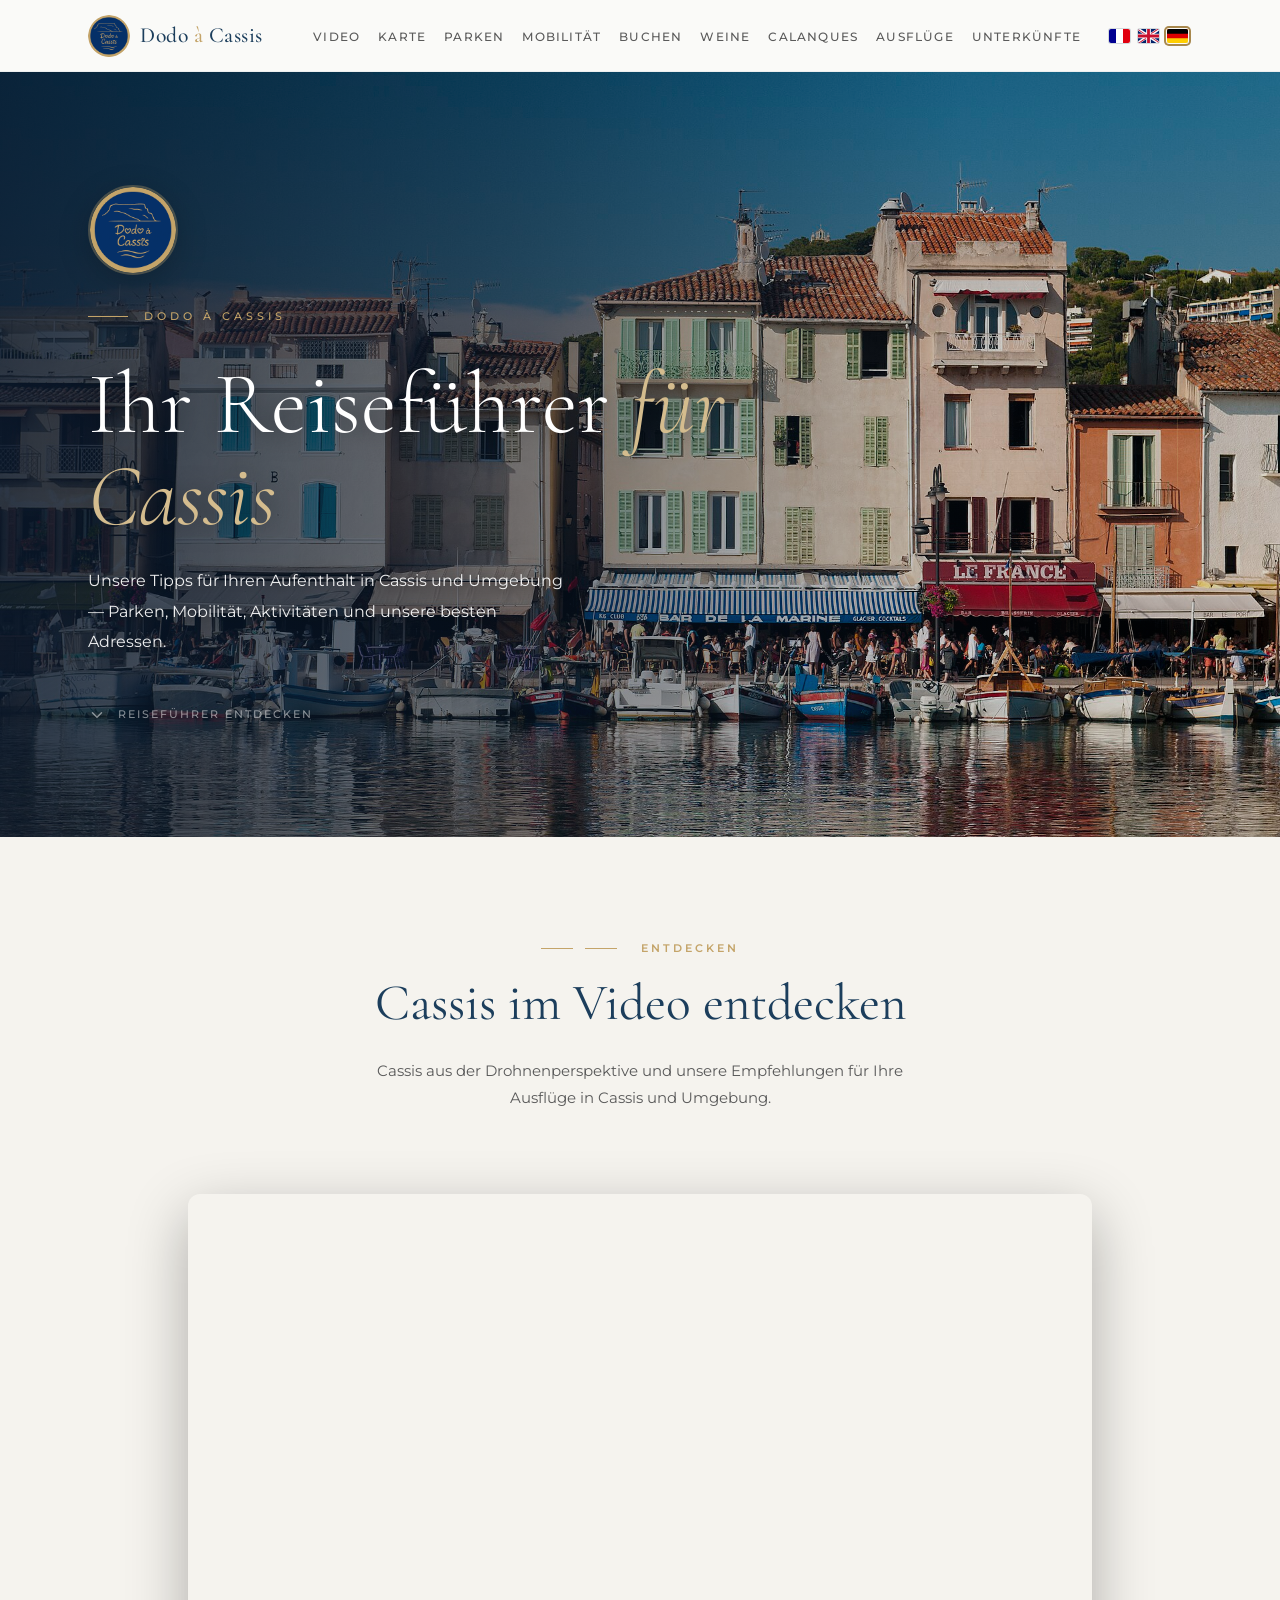
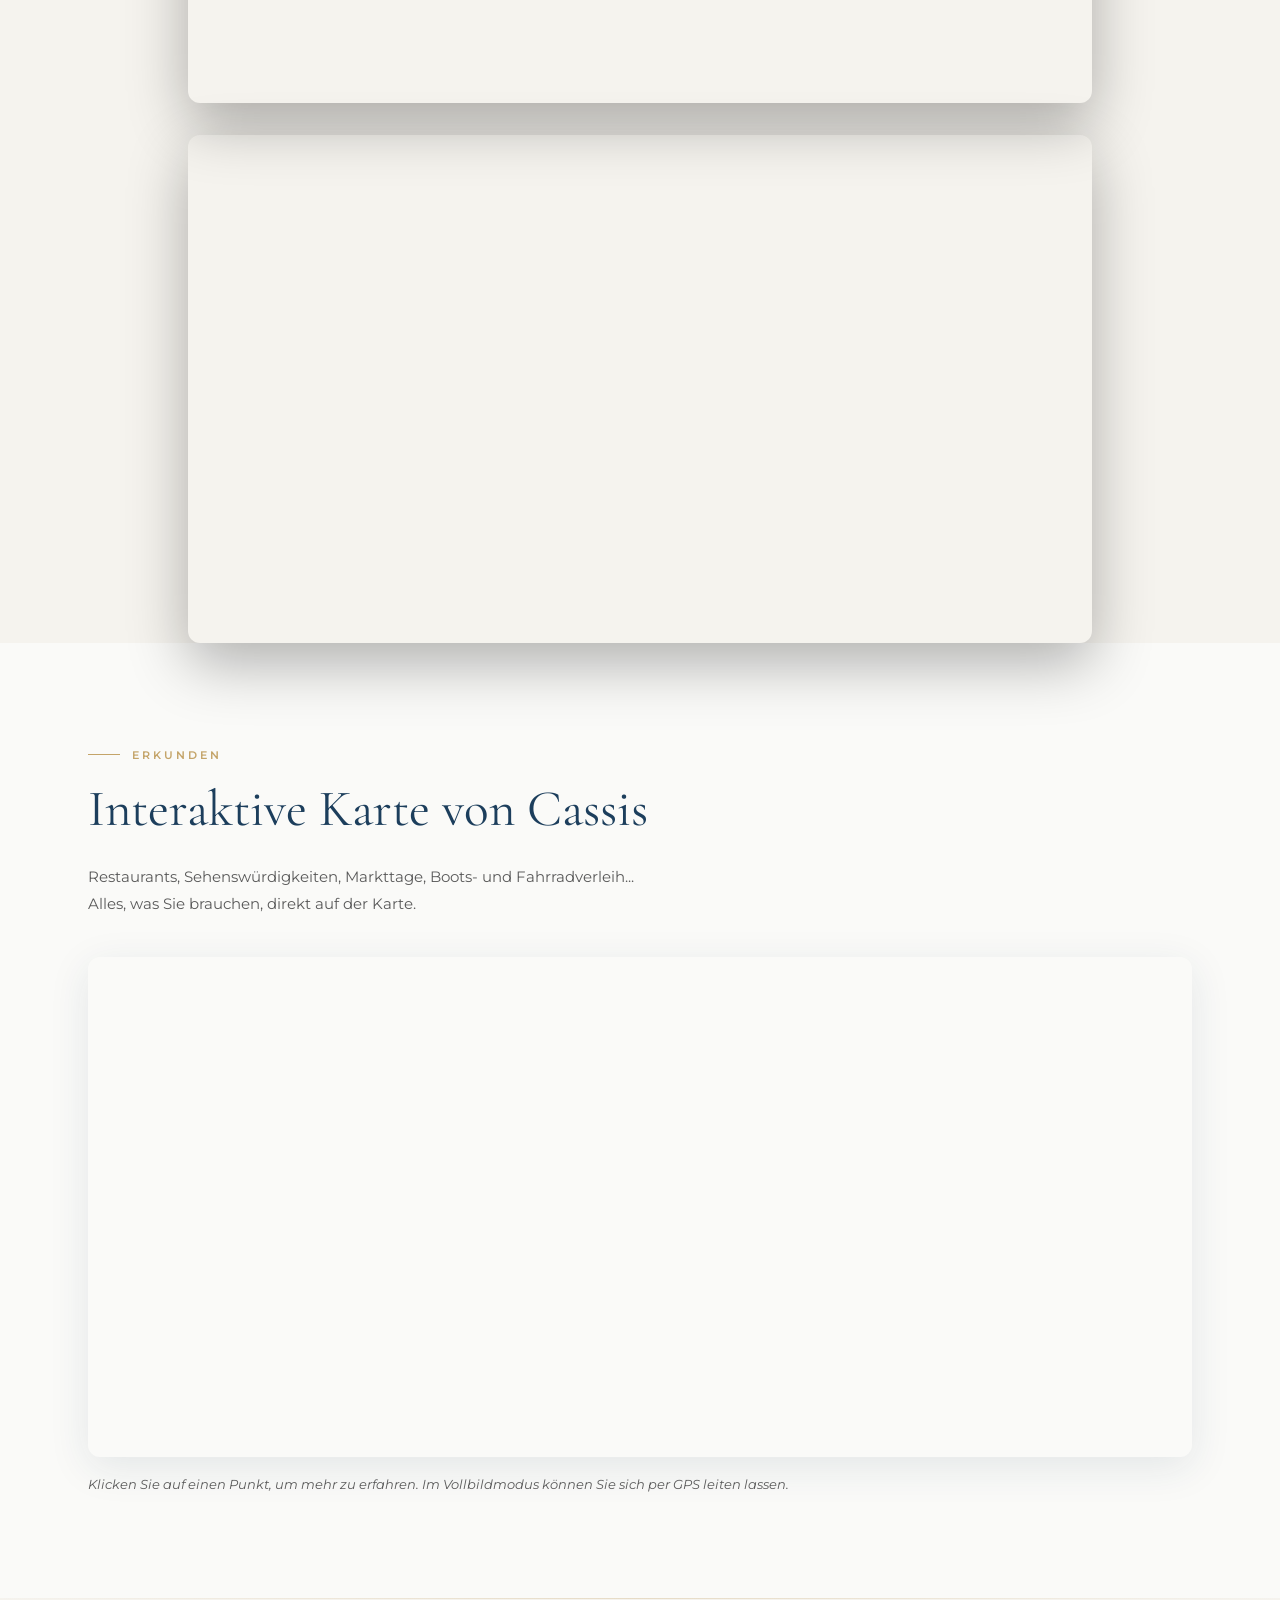
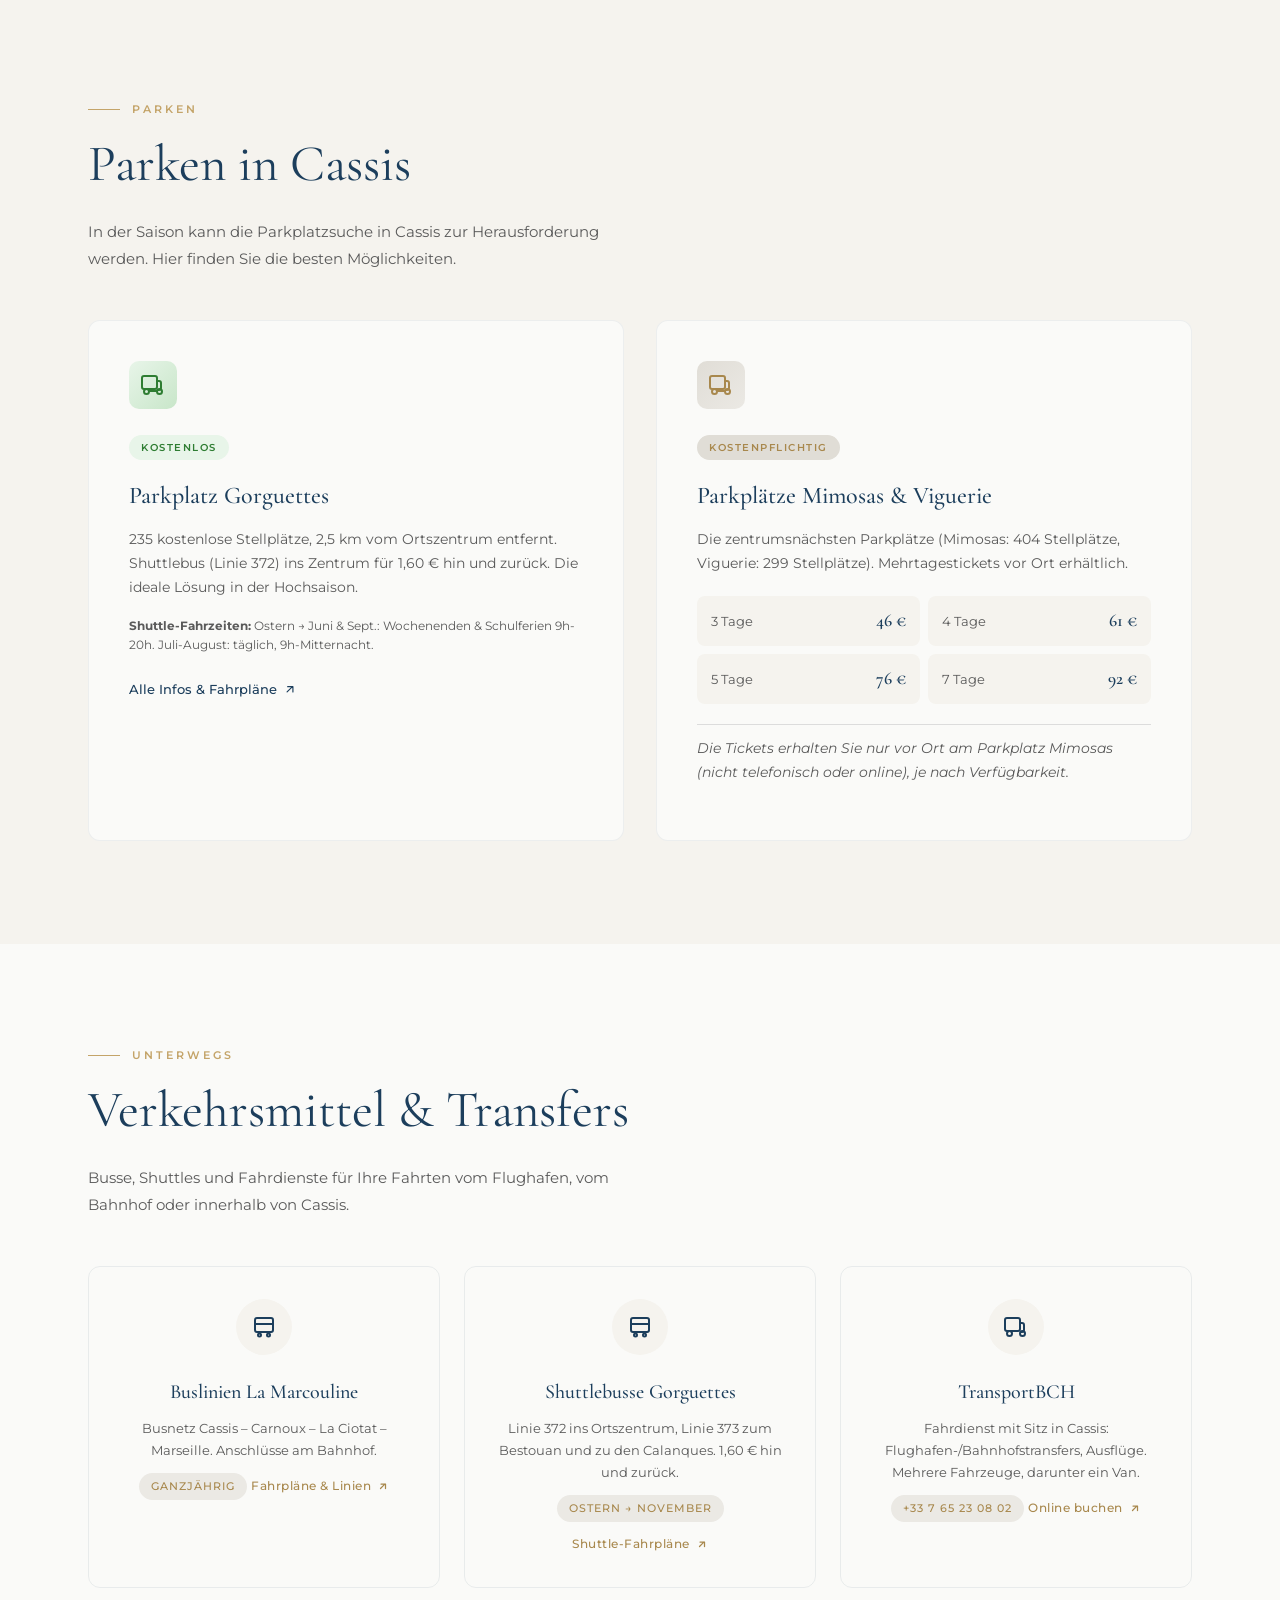
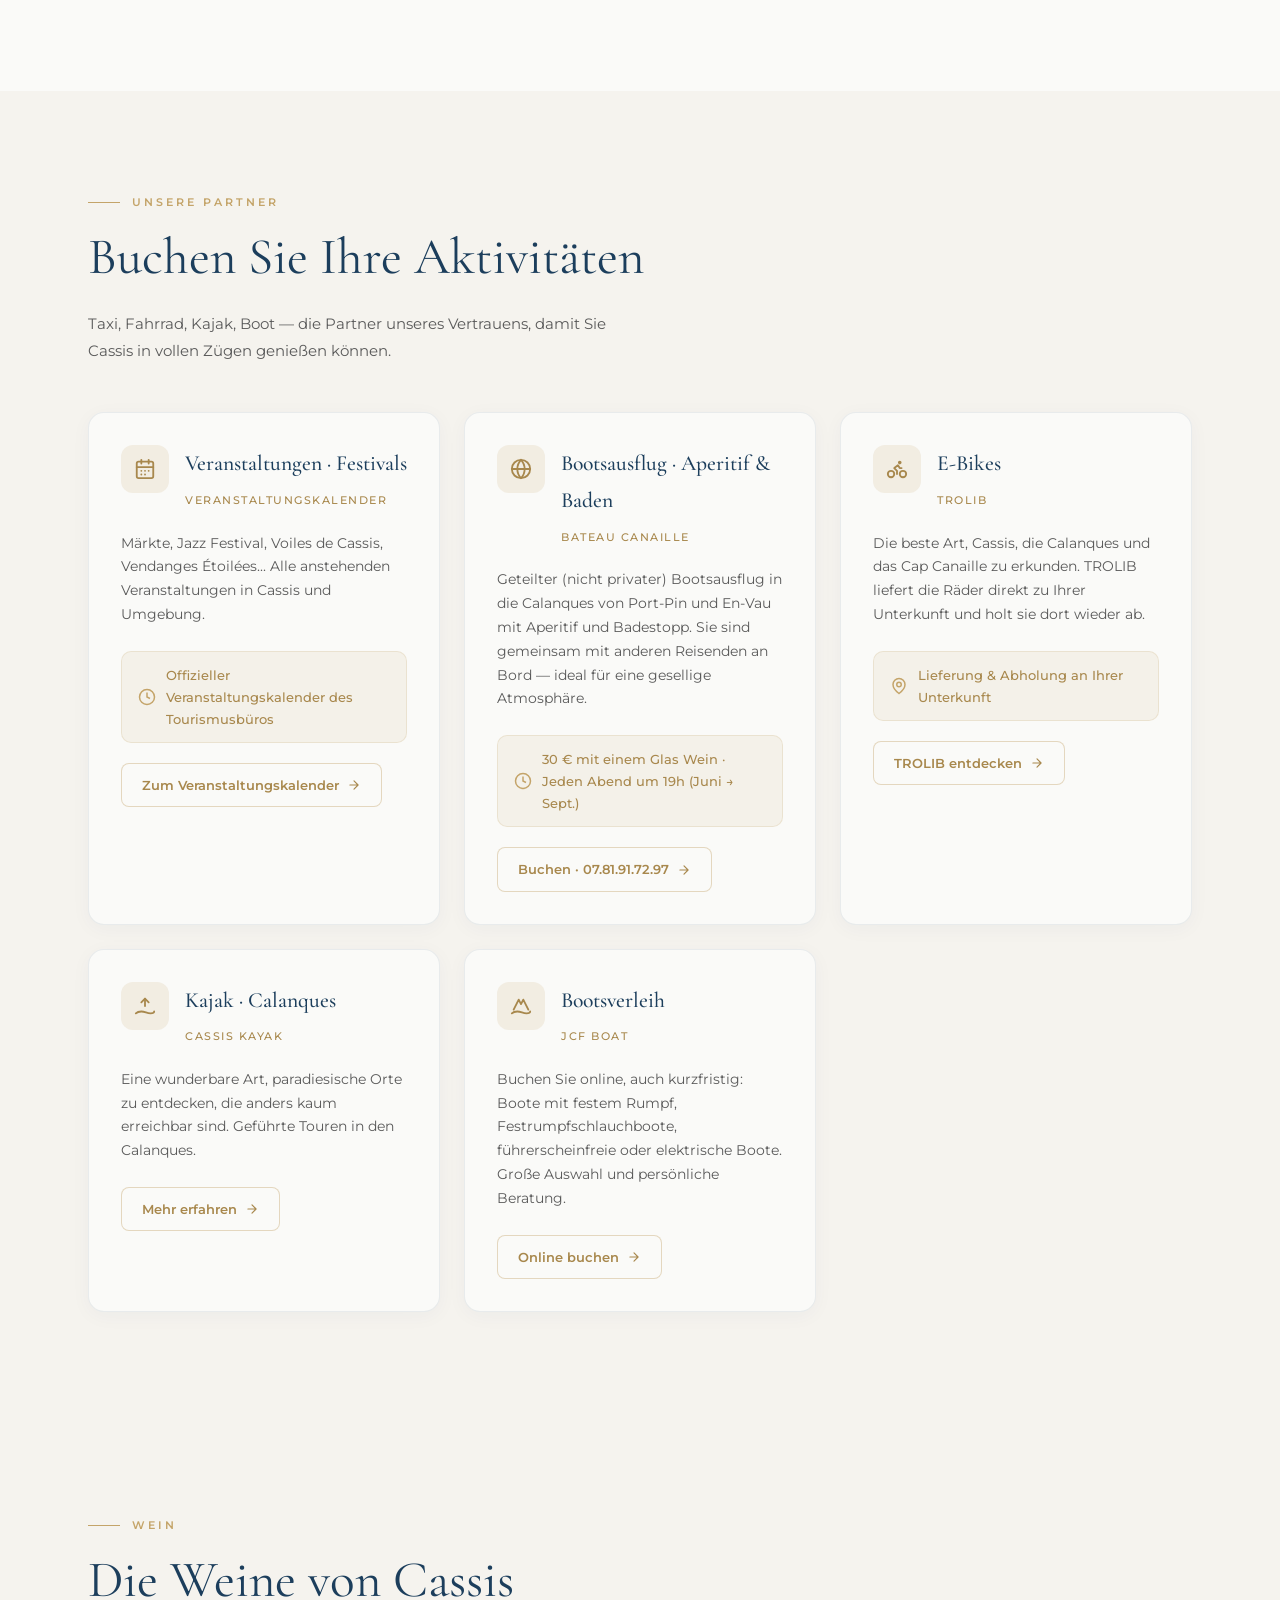
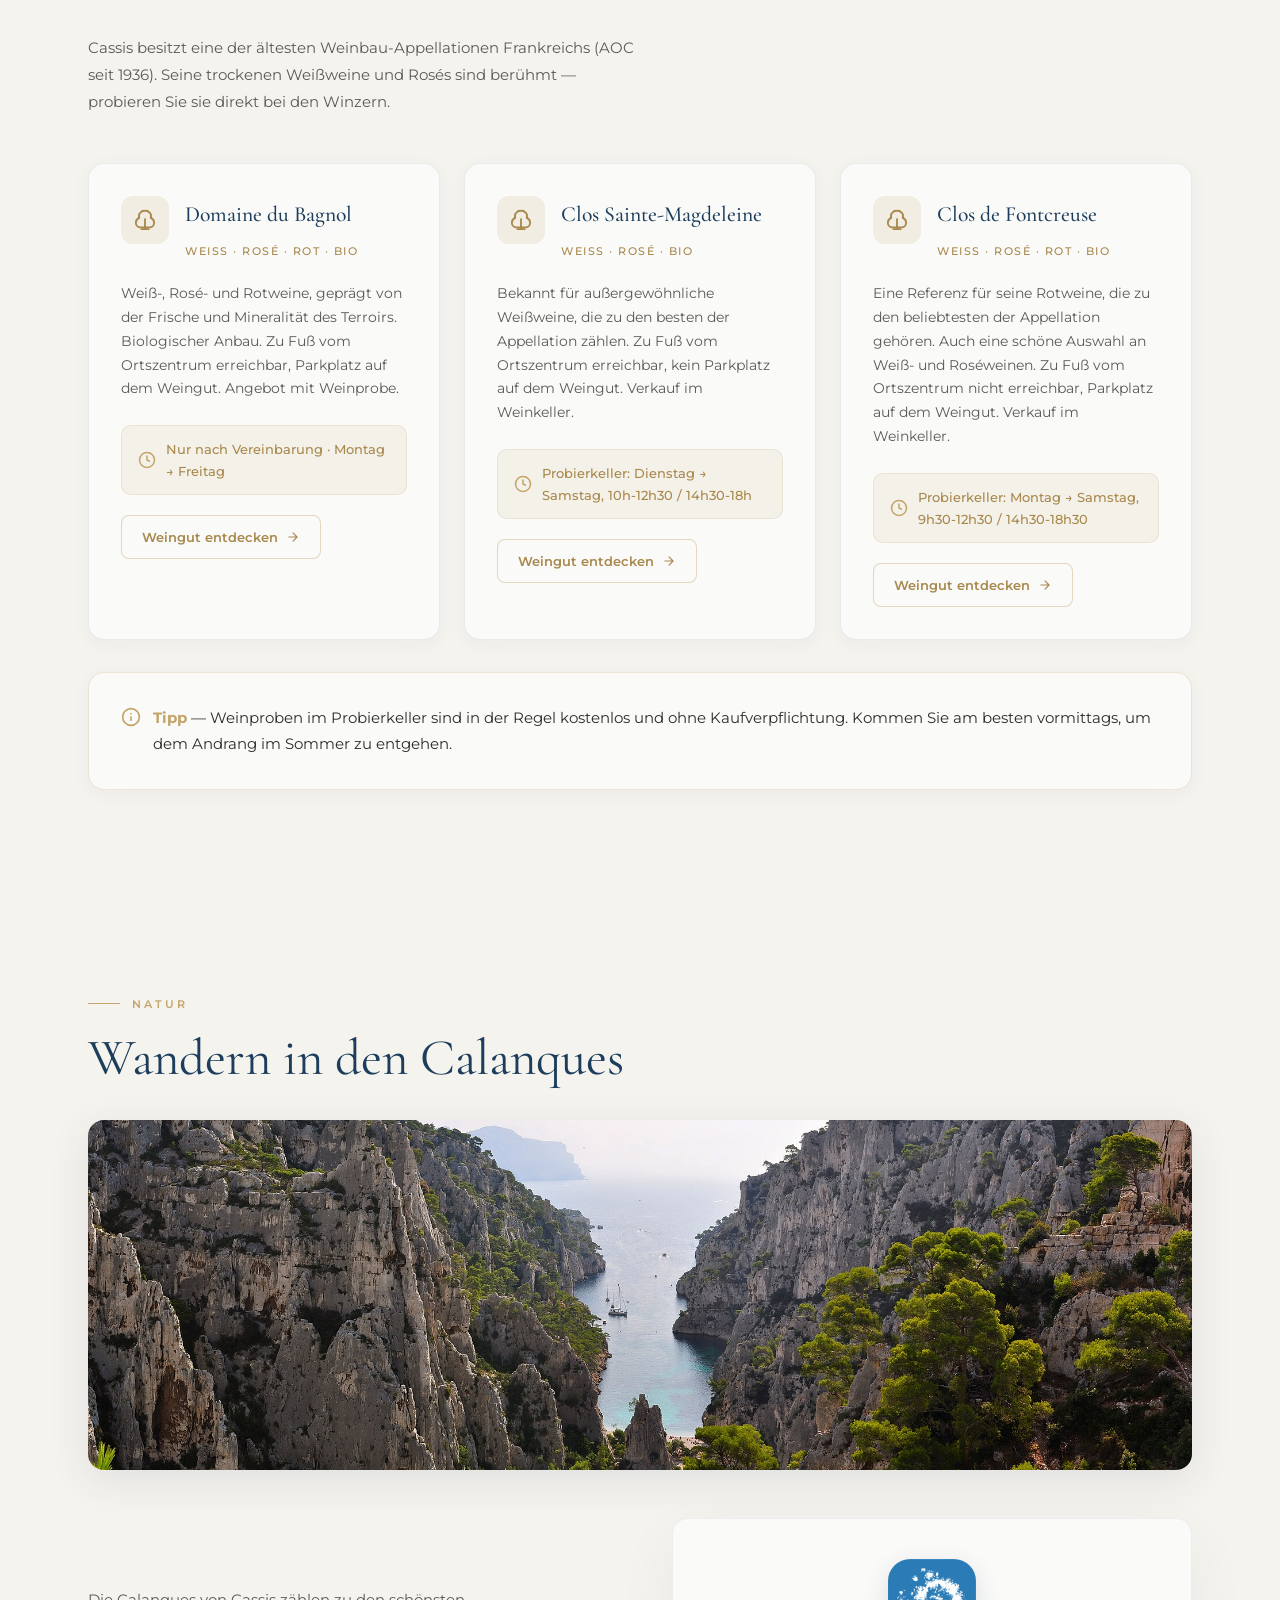
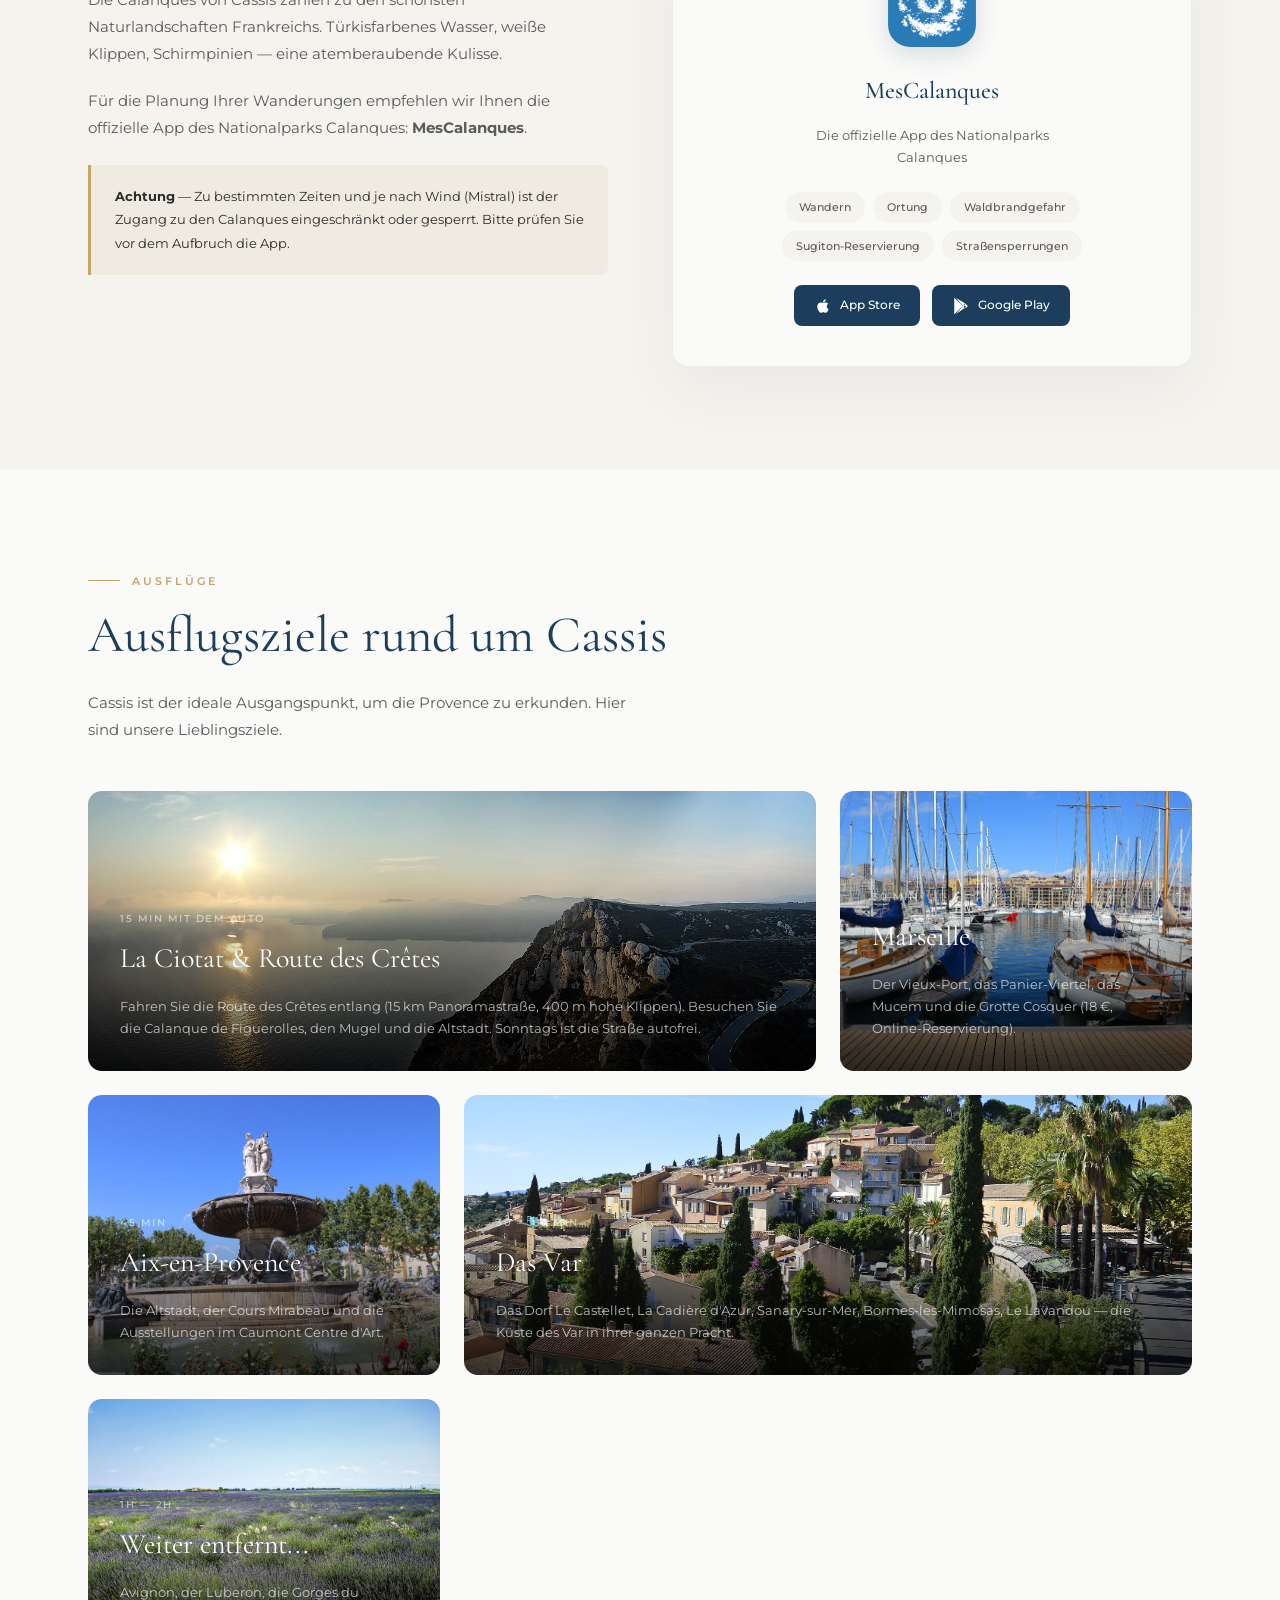
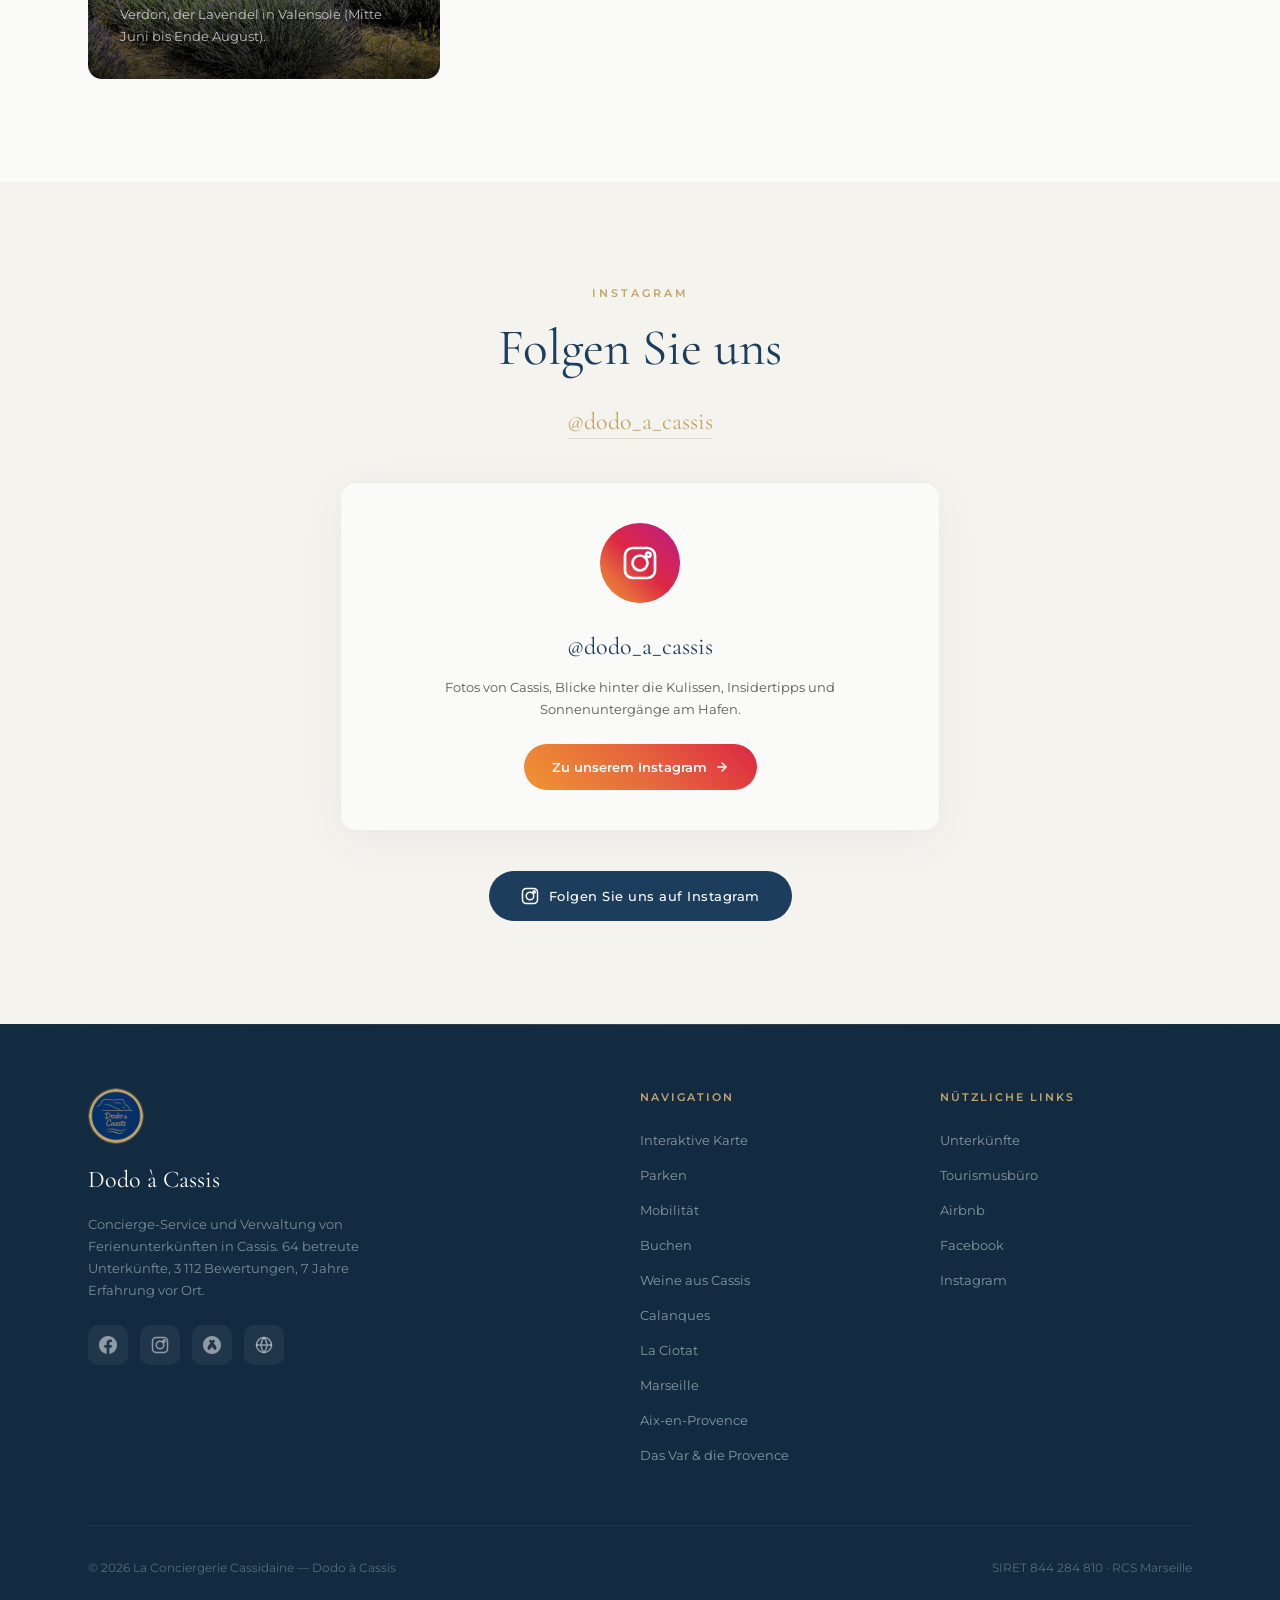
<file: de/index.html>
<!DOCTYPE html>
<!-- Generated by .github/i18n/build.py from ../index.html and .github/i18n/translations.json. Edit those, then run the script again. -->
<html lang="de">
<head>
    <meta charset="UTF-8">
    <meta name="viewport" content="width=device-width, initial-scale=1.0">
    <title>Ihr Reiseführer für Cassis — Dodo à Cassis</title>
    <meta name="description" content="Unsere Tipps für Ihren Aufenthalt in Cassis und Umgebung — Parken, Mobilität, Aktivitäten und unsere besten Adressen.">
    <link rel="alternate" hreflang="fr" href="https://guide.dodo-a-cassis.com/">
    <link rel="alternate" hreflang="en" href="https://guide.dodo-a-cassis.com/en/">
    <link rel="alternate" hreflang="de" href="https://guide.dodo-a-cassis.com/de/">
    <link rel="alternate" hreflang="x-default" href="https://guide.dodo-a-cassis.com/">
    <link rel="icon" href="../favicon.ico" type="image/x-icon">
    <link rel="apple-touch-icon" href="../apple-touch-icon.png">
    <link rel="preconnect" href="https://fonts.googleapis.com">
    <link rel="preconnect" href="https://fonts.gstatic.com" crossorigin>
    <link href="https://fonts.googleapis.com/css2?family=Cormorant+Garamond:ital,wght@0,300;0,400;0,500;0,600;0,700;1,300;1,400;1,500&family=Montserrat:ital,wght@0,300;0,400;0,500;0,600;0,700;1,400&display=swap" rel="stylesheet">
    <link rel="stylesheet" href="../style.css">
</head>
<body>

    <!-- ==========================================
         NAVIGATION
         ========================================== -->
    <nav class="nav" id="nav">
        <div class="nav__inner">
            <a href="https://dodo-a-cassis.com" class="nav__logo">
                <img src="../dodo_cassis_capcanaille_gold.png" alt="Dodo à Cassis" class="nav__logo-img">
                <span class="nav__logo-text">Dodo <em>à</em> Cassis</span>
            </a>
            <ul class="nav__links" id="navLinks">
                <li><a href="#video">Video</a></li>
                <li><a href="#carte">Karte</a></li>
                <li><a href="#parking">Parken</a></li>
                <li><a href="#transport">Mobilität</a></li>
                <li><a href="#reservations">Buchen</a></li>
                <li><a href="#vins">Weine</a></li>
                <li><a href="#calanques">Calanques</a></li>
                <li><a href="#visiter">Ausflüge</a></li>
                <li><a href="https://dodo-a-cassis.com" target="_blank">Unterkünfte</a></li>
            </ul>
            <div class="lang-switch" role="group" aria-label="Sprache">
                <a href="../index.html" class="lang-switch__item" hreflang="fr" lang="fr" title="Français" aria-label="Français"><img src="../flags/fr.svg" alt="Français" width="21" height="14" class="lang-switch__flag"></a>
                <a href="../en/index.html" class="lang-switch__item" hreflang="en" lang="en" title="English" aria-label="English"><img src="../flags/gb.svg" alt="English" width="21" height="14" class="lang-switch__flag"></a>
                <a href="index.html" class="lang-switch__item lang-switch__item--current" hreflang="de" lang="de" title="Deutsch" aria-label="Deutsch" aria-current="page"><img src="../flags/de.svg" alt="Deutsch" width="21" height="14" class="lang-switch__flag"></a>
            </div>
            <button class="nav__mobile-toggle" id="mobileToggle" aria-label="Menü">
                <span></span>
                <span></span>
                <span></span>
            </button>
        </div>
    </nav>

    <!-- ==========================================
         HERO
         ========================================== -->
    <section class="hero">
        <div class="hero__bg"></div>
        <div class="hero__pattern"></div>
        <div class="hero__content">
            <div class="hero__logo-wrapper">
                <img src="../dodo_cassis_capcanaille_gold.png" alt="Dodo à Cassis" class="hero__logo">
            </div>
            <p class="hero__label">Dodo à Cassis</p>
            <h1 class="hero__title">Ihr Reiseführer <em>für Cassis</em></h1>
            <p class="hero__subtitle">
                Unsere Tipps für Ihren Aufenthalt in Cassis und Umgebung — Parken, Mobilität, Aktivitäten und unsere besten Adressen.
            </p>
            <div class="hero__scroll">
                <a href="#carte">
                    <svg width="18" height="18" viewBox="0 0 24 24" fill="none" stroke="currentColor" stroke-width="2" stroke-linecap="round" stroke-linejoin="round"><polyline points="6 9 12 15 18 9"/></svg>
                    Reiseführer entdecken
                </a>
            </div>
        </div>
        <div class="hero__deco"></div>
    </section>

    <!-- ==========================================
         VIDEO
         ========================================== -->
    <section style="background:var(--cream);padding:0;" id="video">
        <div class="container" style="padding-top:var(--section-padding);padding-bottom:calc(var(--section-padding) * 0.5);">
            <div class="reveal" style="text-align:center;">
                <p class="section-label" style="justify-content:center;"><span style="display:inline-block;width:32px;height:1px;background:var(--gold);margin-right:12px;vertical-align:middle;"></span>Entdecken</p>
                <h2 class="section-title">Cassis im Video entdecken</h2>
                <p class="section-subtitle" style="margin:0 auto 2rem;">
                    Cassis aus der Drohnenperspektive und unsere Empfehlungen für Ihre Ausflüge in Cassis und Umgebung.
                </p>
            </div>
        </div>
        <div style="max-width:1000px;margin:0 auto;padding:0 clamp(1.5rem,4vw,3rem);">
            <!-- Video drone -->
            <div class="reveal reveal-delay-1" style="position:relative;padding-bottom:56.25%;height:0;border-radius:12px;overflow:hidden;box-shadow:0 20px 60px rgba(0,0,0,0.3);margin-bottom:2rem;">
                <iframe src="https://www.youtube.com/embed/UbqbiJ9AveE?rel=0&modestbranding=1&start=4" title="Cassis von oben — Drohne" frameborder="0" allow="accelerometer; autoplay; clipboard-write; encrypted-media; gyroscope; picture-in-picture" allowfullscreen style="position:absolute;top:0;left:0;width:100%;height:100%;"></iframe>
            </div>
            <!-- Video carte interactive -->
            <div class="reveal reveal-delay-2" style="position:relative;padding-bottom:56.25%;height:0;border-radius:12px;overflow:hidden;box-shadow:0 20px 60px rgba(0,0,0,0.3);">
                <iframe src="https://www.youtube.com/embed/mKFHBfoegTI?rel=0&modestbranding=1" title="Interaktive Karte von Cassis — Dodo à Cassis" frameborder="0" allow="accelerometer; autoplay; clipboard-write; encrypted-media; gyroscope; picture-in-picture" allowfullscreen style="position:absolute;top:0;left:0;width:100%;height:100%;"></iframe>
            </div>
        </div>
    </section>

    <!-- ==========================================
         CARTE INTERACTIVE
         ========================================== -->
    <section class="carte-section" id="carte">
        <div class="container">
            <div class="reveal">
                <p class="section-label">Erkunden</p>
                <h2 class="section-title">Interaktive Karte von Cassis</h2>
                <p class="section-subtitle">
                    Restaurants, Sehenswürdigkeiten, Markttage, Boots- und Fahrradverleih... Alles, was Sie brauchen, direkt auf der Karte.
                </p>
            </div>
            <div class="reveal reveal-delay-1" style="width:100%;border-radius:12px;overflow:hidden;margin-top:2.5rem;box-shadow:0 10px 40px rgba(28,62,92,0.1);">
                <iframe src="https://www.google.com/maps/d/u/0/embed?mid=1ZBq6OfjT7y-u83mIztomYptnmdU&ll=43.20346882754553%2C5.52403824956853&z=13" width="100%" height="500" style="border:0;display:block;" allowfullscreen loading="lazy"></iframe>
            </div>
            <p class="carte__map-hint reveal reveal-delay-2" style="font-size:13px;color:var(--text-light);margin-top:1rem;">
                <em>Klicken Sie auf einen Punkt, um mehr zu erfahren. Im Vollbildmodus können Sie sich per GPS leiten lassen.</em>
            </p>
        </div>
    </section>

    <!-- ==========================================
         PARKING
         ========================================== -->
    <section class="parking-section" id="parking">
        <div class="container">
            <div class="reveal">
                <p class="section-label">Parken</p>
                <h2 class="section-title">Parken in Cassis</h2>
                <p class="section-subtitle">
                    In der Saison kann die Parkplatzsuche in Cassis zur Herausforderung werden. Hier finden Sie die besten Möglichkeiten.
                </p>
            </div>
            <div class="parking-grid">
                <!-- Gorguettes -->
                <div class="parking-card reveal reveal-delay-1">
                    <div class="parking-card__icon parking-card__icon--free">
                        <svg width="24" height="24" viewBox="0 0 24 24" fill="none" stroke="currentColor" stroke-width="2" stroke-linecap="round" stroke-linejoin="round">
                            <rect x="1" y="3" width="15" height="13" rx="2"/><path d="M16 8h2a2 2 0 0 1 2 2v5a2 2 0 0 1-2 2h-1"/><circle cx="5.5" cy="18.5" r="2.5"/><circle cx="18.5" cy="18.5" r="2.5"/><path d="M8 18h8"/>
                        </svg>
                    </div>
                    <span class="parking-card__badge parking-card__badge--free">Kostenlos</span>
                    <h3>Parkplatz Gorguettes</h3>
                    <p>235 kostenlose Stellplätze, 2,5 km vom Ortszentrum entfernt. Shuttlebus (Linie 372) ins Zentrum für 1,60 € hin und zurück. Die ideale Lösung in der Hochsaison.</p>
                    <p style="font-size:12px;color:var(--text-light);margin-top:0.5rem;line-height:1.6;">
                        <strong>Shuttle-Fahrzeiten:</strong> Ostern → Juni &amp; Sept.: Wochenenden &amp; Schulferien 9h-20h. Juli-August: täglich, 9h-Mitternacht.
                    </p>
                    <a href="https://www.ot-cassis.com/parking-relais-des-gorguettes.html" target="_blank" style="display:inline-flex;align-items:center;gap:6px;font-size:13px;font-weight:500;color:var(--blue);margin-top:0.5rem;">
                        Alle Infos &amp; Fahrpläne
                        <svg width="14" height="14" viewBox="0 0 24 24" fill="none" stroke="currentColor" stroke-width="2" stroke-linecap="round" stroke-linejoin="round"><path d="M7 17l9.2-9.2M17 17V8H8"/></svg>
                    </a>
                </div>
                <!-- Mimosas / Viguerie -->
                <div class="parking-card reveal reveal-delay-2">
                    <div class="parking-card__icon parking-card__icon--paid">
                        <svg width="24" height="24" viewBox="0 0 24 24" fill="none" stroke="currentColor" stroke-width="2" stroke-linecap="round" stroke-linejoin="round">
                            <rect x="1" y="3" width="15" height="13" rx="2"/><path d="M16 8h2a2 2 0 0 1 2 2v5a2 2 0 0 1-2 2h-1"/><circle cx="5.5" cy="18.5" r="2.5"/><circle cx="18.5" cy="18.5" r="2.5"/><path d="M8 18h8"/>
                        </svg>
                    </div>
                    <span class="parking-card__badge parking-card__badge--paid">Kostenpflichtig</span>
                    <h3>Parkplätze Mimosas &amp; Viguerie</h3>
                    <p>Die zentrumsnächsten Parkplätze (Mimosas: 404 Stellplätze, Viguerie: 299 Stellplätze). Mehrtagestickets vor Ort erhältlich.</p>
                    <div class="tarif-grid">
                        <div class="tarif-item">
                            <span class="tarif-item__duration">3 Tage</span>
                            <span class="tarif-item__price">46 &euro;</span>
                        </div>
                        <div class="tarif-item">
                            <span class="tarif-item__duration">4 Tage</span>
                            <span class="tarif-item__price">61 &euro;</span>
                        </div>
                        <div class="tarif-item">
                            <span class="tarif-item__duration">5 Tage</span>
                            <span class="tarif-item__price">76 &euro;</span>
                        </div>
                        <div class="tarif-item">
                            <span class="tarif-item__duration">7 Tage</span>
                            <span class="tarif-item__price">92 &euro;</span>
                        </div>
                    </div>
                    <p class="parking-card__note">
                        Die Tickets erhalten Sie nur vor Ort am Parkplatz Mimosas (nicht telefonisch oder online), je nach Verfügbarkeit.
                    </p>
                </div>
            </div>
        </div>
    </section>

    <!-- ==========================================
         TRANSPORT
         ========================================== -->
    <section class="transport-section" id="transport">
        <div class="container">
            <div class="reveal">
                <p class="section-label">Unterwegs</p>
                <h2 class="section-title">Verkehrsmittel &amp; Transfers</h2>
                <p class="section-subtitle">
                    Busse, Shuttles und Fahrdienste für Ihre Fahrten vom Flughafen, vom Bahnhof oder innerhalb von Cassis.
                </p>
            </div>
            <div class="transport-cards">
                <div class="transport-card reveal reveal-delay-1">
                    <div class="transport-card__icon">
                        <svg width="24" height="24" viewBox="0 0 24 24" fill="none" stroke="currentColor" stroke-width="2" stroke-linecap="round" stroke-linejoin="round">
                            <rect x="3" y="3" width="18" height="14" rx="2"/><path d="M3 9h18"/><circle cx="7.5" cy="20" r="1.5"/><circle cx="16.5" cy="20" r="1.5"/><path d="M5.5 17h13"/>
                        </svg>
                    </div>
                    <h3>Buslinien La Marcouline</h3>
                    <p>Busnetz Cassis – Carnoux – La Ciotat – Marseille. Anschlüsse am Bahnhof.</p>
                    <span class="period">Ganzjährig</span>
                    <a href="https://www.plan.lametropolemobilite.fr/fr/" target="_blank" style="display:inline-flex;align-items:center;gap:6px;font-size:12px;font-weight:500;color:var(--gold-dark);margin-top:0.75rem;letter-spacing:0.5px;">
                        Fahrpläne &amp; Linien
                        <svg width="12" height="12" viewBox="0 0 24 24" fill="none" stroke="currentColor" stroke-width="2.5" stroke-linecap="round" stroke-linejoin="round"><path d="M7 17l9.2-9.2M17 17V8H8"/></svg>
                    </a>
                </div>
                <div class="transport-card reveal reveal-delay-2">
                    <div class="transport-card__icon">
                        <svg width="24" height="24" viewBox="0 0 24 24" fill="none" stroke="currentColor" stroke-width="2" stroke-linecap="round" stroke-linejoin="round">
                            <rect x="3" y="3" width="18" height="14" rx="2"/><path d="M3 9h18"/><circle cx="7.5" cy="20" r="1.5"/><circle cx="16.5" cy="20" r="1.5"/><path d="M5.5 17h13"/>
                        </svg>
                    </div>
                    <h3>Shuttlebusse Gorguettes</h3>
                    <p>Linie 372 ins Ortszentrum, Linie 373 zum Bestouan und zu den Calanques. 1,60 € hin und zurück.</p>
                    <span class="period">Ostern → November</span>
                    <a href="https://www.ot-cassis.com/parking-relais-des-gorguettes.html" target="_blank" style="display:inline-flex;align-items:center;gap:6px;font-size:12px;font-weight:500;color:var(--gold-dark);margin-top:0.75rem;letter-spacing:0.5px;">
                        Shuttle-Fahrpläne
                        <svg width="12" height="12" viewBox="0 0 24 24" fill="none" stroke="currentColor" stroke-width="2.5" stroke-linecap="round" stroke-linejoin="round"><path d="M7 17l9.2-9.2M17 17V8H8"/></svg>
                    </a>
                </div>
                <div class="transport-card reveal reveal-delay-3">
                    <div class="transport-card__icon">
                        <svg width="24" height="24" viewBox="0 0 24 24" fill="none" stroke="currentColor" stroke-width="2" stroke-linecap="round" stroke-linejoin="round">
                            <rect x="1" y="3" width="15" height="13" rx="2"/><path d="M16 8h2a2 2 0 0 1 2 2v5a2 2 0 0 1-2 2h-1"/><circle cx="5.5" cy="18.5" r="2.5"/><circle cx="18.5" cy="18.5" r="2.5"/>
                        </svg>
                    </div>
                    <h3>TransportBCH</h3>
                    <p>Fahrdienst mit Sitz in Cassis: Flughafen-/Bahnhofstransfers, Ausflüge. Mehrere Fahrzeuge, darunter ein Van.</p>
                    <span class="period">+33 7 65 23 08 02</span>
                    <a href="https://www.transportbch.fr/" target="_blank" style="display:inline-flex;align-items:center;gap:6px;font-size:12px;font-weight:500;color:var(--gold-dark);margin-top:0.75rem;letter-spacing:0.5px;">
                        Online buchen
                        <svg width="12" height="12" viewBox="0 0 24 24" fill="none" stroke="currentColor" stroke-width="2.5" stroke-linecap="round" stroke-linejoin="round"><path d="M7 17l9.2-9.2M17 17V8H8"/></svg>
                    </a>
                </div>
            </div>
        </div>
    </section>

    <!-- ==========================================
         PARTENAIRES / RÉSERVATIONS
         ========================================== -->
    <section class="partners-section" id="reservations">
        <div class="container">
            <div class="reveal">
                <p class="section-label">Unsere Partner</p>
                <h2 class="section-title">Buchen Sie Ihre Aktivitäten</h2>
                <p class="section-subtitle">
                    Taxi, Fahrrad, Kajak, Boot — die Partner unseres Vertrauens, damit Sie Cassis in vollen Zügen genießen können.
                </p>
            </div>
            <div class="partners-grid">

                <!-- Agenda local -->
                <div class="partner-card reveal reveal-delay-1">
                    <div class="partner-card__header">
                        <div class="partner-card__icon">
                            <svg width="22" height="22" viewBox="0 0 24 24" fill="none" stroke="currentColor" stroke-width="2" stroke-linecap="round" stroke-linejoin="round">
                                <rect x="3" y="4" width="18" height="18" rx="2"/><path d="M16 2v4M8 2v4M3 10h18"/><path d="M8 14h.01M12 14h.01M16 14h.01M8 18h.01M12 18h.01"/>
                            </svg>
                        </div>
                        <div>
                            <h3 class="partner-card__name">Veranstaltungen · Festivals</h3>
                            <span class="partner-card__type">Veranstaltungskalender</span>
                        </div>
                    </div>
                    <p class="partner-card__desc">
                        Märkte, Jazz Festival, Voiles de Cassis, Vendanges Étoilées... Alle anstehenden Veranstaltungen in Cassis und Umgebung.
                    </p>
                    <div class="partner-card__highlight">
                        <svg width="18" height="18" viewBox="0 0 24 24" fill="none" stroke="currentColor" stroke-width="2"><circle cx="12" cy="12" r="10"/><path d="M12 6v6l4 2"/></svg>
                        <span>Offizieller Veranstaltungskalender des Tourismusbüros</span>
                    </div>
                    <a href="https://www.ot-cassis.com/agenda.html" target="_blank" class="partner-card__cta">
                        Zum Veranstaltungskalender
                        <svg width="14" height="14" viewBox="0 0 24 24" fill="none" stroke="currentColor" stroke-width="2" stroke-linecap="round" stroke-linejoin="round"><path d="M5 12h14M12 5l7 7-7 7"/></svg>
                    </a>
                </div>

                <!-- Bateau Canaille -->
                <div class="partner-card reveal reveal-delay-2">
                    <div class="partner-card__header">
                        <div class="partner-card__icon">
                            <svg width="22" height="22" viewBox="0 0 24 24" fill="none" stroke="currentColor" stroke-width="2" stroke-linecap="round" stroke-linejoin="round">
                                <circle cx="12" cy="12" r="10"/><path d="M12 2a14.5 14.5 0 000 20 14.5 14.5 0 000-20"/><path d="M2 12h20"/>
                            </svg>
                        </div>
                        <div>
                            <h3 class="partner-card__name">Bootsausflug · Aperitif &amp; Baden</h3>
                            <span class="partner-card__type">Bateau Canaille</span>
                        </div>
                    </div>
                    <p class="partner-card__desc">
                        Geteilter (nicht privater) Bootsausflug in die Calanques von Port-Pin und En-Vau mit Aperitif und Badestopp. Sie sind gemeinsam mit anderen Reisenden an Bord — ideal für eine gesellige Atmosphäre.
                    </p>
                    <div class="partner-card__highlight">
                        <svg width="18" height="18" viewBox="0 0 24 24" fill="none" stroke="currentColor" stroke-width="2"><circle cx="12" cy="12" r="10"/><path d="M12 6v6l4 2"/></svg>
                        <span>30 € mit einem Glas Wein · Jeden Abend um 19h (Juni → Sept.)</span>
                    </div>
                    <a href="https://canaille-event.com/apero-baignade/" target="_blank" class="partner-card__cta">
                        Buchen · 07.81.91.72.97
                        <svg width="14" height="14" viewBox="0 0 24 24" fill="none" stroke="currentColor" stroke-width="2" stroke-linecap="round" stroke-linejoin="round"><path d="M5 12h14M12 5l7 7-7 7"/></svg>
                    </a>
                </div>

                <!-- TROLIB -->
                <div class="partner-card reveal reveal-delay-3">
                    <div class="partner-card__header">
                        <div class="partner-card__icon">
                            <svg width="22" height="22" viewBox="0 0 24 24" fill="none" stroke="currentColor" stroke-width="2" stroke-linecap="round" stroke-linejoin="round">
                                <circle cx="5.5" cy="17.5" r="3.5"/><circle cx="18.5" cy="17.5" r="3.5"/><path d="M15 6a1 1 0 100-2 1 1 0 000 2zM12 17.5V14l-3-3 4-3 2 3h2"/>
                            </svg>
                        </div>
                        <div>
                            <h3 class="partner-card__name">E-Bikes</h3>
                            <span class="partner-card__type">TROLIB</span>
                        </div>
                    </div>
                    <p class="partner-card__desc">
                        Die beste Art, Cassis, die Calanques und das Cap Canaille zu erkunden. TROLIB liefert die Räder direkt zu Ihrer Unterkunft und holt sie dort wieder ab.
                    </p>
                    <div class="partner-card__highlight">
                        <svg width="18" height="18" viewBox="0 0 24 24" fill="none" stroke="currentColor" stroke-width="2"><path d="M20 10c0 6-8 12-8 12s-8-6-8-12a8 8 0 1116 0z"/><circle cx="12" cy="10" r="3"/></svg>
                        <span>Lieferung &amp; Abholung an Ihrer Unterkunft</span>
                    </div>
                    <a href="https://trolibcassis1.rezdy.com/?agentCode=LACONCE" target="_blank" class="partner-card__cta">
                        TROLIB entdecken
                        <svg width="14" height="14" viewBox="0 0 24 24" fill="none" stroke="currentColor" stroke-width="2" stroke-linecap="round" stroke-linejoin="round"><path d="M5 12h14M12 5l7 7-7 7"/></svg>
                    </a>
                </div>

                <!-- Cassis Kayak -->
                <div class="partner-card reveal reveal-delay-1">
                    <div class="partner-card__header">
                        <div class="partner-card__icon">
                            <svg width="22" height="22" viewBox="0 0 24 24" fill="none" stroke="currentColor" stroke-width="2" stroke-linecap="round" stroke-linejoin="round">
                                <path d="M2 20s2-2 6-2 6 2 10 2 4-2 4-2"/><path d="M12 4v8"/><path d="M8 8l4-4 4 4"/>
                            </svg>
                        </div>
                        <div>
                            <h3 class="partner-card__name">Kajak · Calanques</h3>
                            <span class="partner-card__type">Cassis Kayak</span>
                        </div>
                    </div>
                    <p class="partner-card__desc">
                        Eine wunderbare Art, paradiesische Orte zu entdecken, die anders kaum erreichbar sind. Geführte Touren in den Calanques.
                    </p>
                    <a href="https://cassis-kayak.com/" target="_blank" class="partner-card__cta">
                        Mehr erfahren
                        <svg width="14" height="14" viewBox="0 0 24 24" fill="none" stroke="currentColor" stroke-width="2" stroke-linecap="round" stroke-linejoin="round"><path d="M5 12h14M12 5l7 7-7 7"/></svg>
                    </a>
                </div>

                <!-- JCF Boat -->
                <div class="partner-card reveal reveal-delay-2">
                    <div class="partner-card__header">
                        <div class="partner-card__icon">
                            <svg width="22" height="22" viewBox="0 0 24 24" fill="none" stroke="currentColor" stroke-width="2" stroke-linecap="round" stroke-linejoin="round">
                                <path d="M2 20s2-2 6-2 6 2 10 2 4-2 4-2"/><path d="M4 16l5.5-11 2.5 5 2.5-5L20 16"/>
                            </svg>
                        </div>
                        <div>
                            <h3 class="partner-card__name">Bootsverleih</h3>
                            <span class="partner-card__type">JCF Boat</span>
                        </div>
                    </div>
                    <p class="partner-card__desc">
                        Buchen Sie online, auch kurzfristig: Boote mit festem Rumpf, Festrumpfschlauchboote, führerscheinfreie oder elektrische Boote. Große Auswahl und persönliche Beratung.
                    </p>
                    <a href="https://jcfboat.com/" target="_blank" class="partner-card__cta">
                        Online buchen
                        <svg width="14" height="14" viewBox="0 0 24 24" fill="none" stroke="currentColor" stroke-width="2" stroke-linecap="round" stroke-linejoin="round"><path d="M5 12h14M12 5l7 7-7 7"/></svg>
                    </a>
                </div>

            </div>
        </div>
    </section>

    <!-- ==========================================
         VINS DE CASSIS
         ========================================== -->
    <section class="partners-section" id="vins">
        <div class="container">
            <div class="reveal">
                <p class="section-label">Wein</p>
                <h2 class="section-title">Die Weine von Cassis</h2>
                <p class="section-subtitle">
                    Cassis besitzt eine der ältesten Weinbau-Appellationen Frankreichs (AOC seit 1936). Seine trockenen Weißweine und Rosés sind berühmt — probieren Sie sie direkt bei den Winzern.
                </p>
            </div>
            <div class="partners-grid">

                <!-- Domaine du Bagnol -->
                <div class="partner-card reveal reveal-delay-1">
                    <div class="partner-card__header">
                        <div class="partner-card__icon">
                            <svg width="22" height="22" viewBox="0 0 24 24" fill="none" stroke="currentColor" stroke-width="2" stroke-linecap="round" stroke-linejoin="round">
                                <path d="M8 22h8"/><path d="M12 11v11"/><path d="M5.7 9.4A5 5 0 0 1 7 4a5 5 0 0 1 5-2 5 5 0 0 1 5 2 5 5 0 0 1 1.3 5.4"/>
                                <path d="M5.7 9.4C3.3 10.8 2 13 2 15c0 3 2.5 5 5 5h10c2.5 0 5-2 5-5 0-2-1.3-4.2-3.7-5.6"/>
                            </svg>
                        </div>
                        <div>
                            <h3 class="partner-card__name">Domaine du Bagnol</h3>
                            <span class="partner-card__type">Weiß · Rosé · Rot · Bio</span>
                        </div>
                    </div>
                    <p class="partner-card__desc">
                        Weiß-, Rosé- und Rotweine, geprägt von der Frische und Mineralität des Terroirs. Biologischer Anbau. Zu Fuß vom Ortszentrum erreichbar, Parkplatz auf dem Weingut. Angebot mit Weinprobe.
                    </p>
                    <div class="partner-card__highlight">
                        <svg width="18" height="18" viewBox="0 0 24 24" fill="none" stroke="currentColor" stroke-width="2"><circle cx="12" cy="12" r="10"/><path d="M12 6v6l4 2"/></svg>
                        <span>Nur nach Vereinbarung · Montag → Freitag</span>
                    </div>
                    <a href="https://www.domainedubagnol.fr/deguster/" target="_blank" class="partner-card__cta">
                        Weingut entdecken
                        <svg width="14" height="14" viewBox="0 0 24 24" fill="none" stroke="currentColor" stroke-width="2" stroke-linecap="round" stroke-linejoin="round"><path d="M5 12h14M12 5l7 7-7 7"/></svg>
                    </a>
                </div>

                <!-- Clos Sainte-Magdeleine -->
                <div class="partner-card reveal reveal-delay-2">
                    <div class="partner-card__header">
                        <div class="partner-card__icon">
                            <svg width="22" height="22" viewBox="0 0 24 24" fill="none" stroke="currentColor" stroke-width="2" stroke-linecap="round" stroke-linejoin="round">
                                <path d="M8 22h8"/><path d="M12 11v11"/><path d="M5.7 9.4A5 5 0 0 1 7 4a5 5 0 0 1 5-2 5 5 0 0 1 5 2 5 5 0 0 1 1.3 5.4"/>
                                <path d="M5.7 9.4C3.3 10.8 2 13 2 15c0 3 2.5 5 5 5h10c2.5 0 5-2 5-5 0-2-1.3-4.2-3.7-5.6"/>
                            </svg>
                        </div>
                        <div>
                            <h3 class="partner-card__name">Clos Sainte-Magdeleine</h3>
                            <span class="partner-card__type">Weiß · Rosé · Bio</span>
                        </div>
                    </div>
                    <p class="partner-card__desc">
                        Bekannt für außergewöhnliche Weißweine, die zu den besten der Appellation zählen. Zu Fuß vom Ortszentrum erreichbar, kein Parkplatz auf dem Weingut. Verkauf im Weinkeller.
                    </p>
                    <div class="partner-card__highlight">
                        <svg width="18" height="18" viewBox="0 0 24 24" fill="none" stroke="currentColor" stroke-width="2"><circle cx="12" cy="12" r="10"/><path d="M12 6v6l4 2"/></svg>
                        <span>Probierkeller: Dienstag → Samstag, 10h-12h30 / 14h30-18h</span>
                    </div>
                    <a href="https://www.clossaintemagdeleine.fr/" target="_blank" class="partner-card__cta">
                        Weingut entdecken
                        <svg width="14" height="14" viewBox="0 0 24 24" fill="none" stroke="currentColor" stroke-width="2" stroke-linecap="round" stroke-linejoin="round"><path d="M5 12h14M12 5l7 7-7 7"/></svg>
                    </a>
                </div>

                <!-- Clos de Fontcreuse -->
                <div class="partner-card reveal reveal-delay-3">
                    <div class="partner-card__header">
                        <div class="partner-card__icon">
                            <svg width="22" height="22" viewBox="0 0 24 24" fill="none" stroke="currentColor" stroke-width="2" stroke-linecap="round" stroke-linejoin="round">
                                <path d="M8 22h8"/><path d="M12 11v11"/><path d="M5.7 9.4A5 5 0 0 1 7 4a5 5 0 0 1 5-2 5 5 0 0 1 5 2 5 5 0 0 1 1.3 5.4"/>
                                <path d="M5.7 9.4C3.3 10.8 2 13 2 15c0 3 2.5 5 5 5h10c2.5 0 5-2 5-5 0-2-1.3-4.2-3.7-5.6"/>
                            </svg>
                        </div>
                        <div>
                            <h3 class="partner-card__name">Clos de Fontcreuse</h3>
                            <span class="partner-card__type">Weiß · Rosé · Rot · Bio</span>
                        </div>
                    </div>
                    <p class="partner-card__desc">
                        Eine Referenz für seine Rotweine, die zu den beliebtesten der Appellation gehören. Auch eine schöne Auswahl an Weiß- und Roséweinen. Zu Fuß vom Ortszentrum nicht erreichbar, Parkplatz auf dem Weingut. Verkauf im Weinkeller.
                    </p>
                    <div class="partner-card__highlight">
                        <svg width="18" height="18" viewBox="0 0 24 24" fill="none" stroke="currentColor" stroke-width="2"><circle cx="12" cy="12" r="10"/><path d="M12 6v6l4 2"/></svg>
                        <span>Probierkeller: Montag → Samstag, 9h30-12h30 / 14h30-18h30</span>
                    </div>
                    <a href="https://www.fontcreuse.com/" target="_blank" class="partner-card__cta">
                        Weingut entdecken
                        <svg width="14" height="14" viewBox="0 0 24 24" fill="none" stroke="currentColor" stroke-width="2" stroke-linecap="round" stroke-linejoin="round"><path d="M5 12h14M12 5l7 7-7 7"/></svg>
                    </a>
                </div>

            </div>

            <!-- Conseil encart -->
            <div class="partner-card reveal" style="margin-top: 2rem; border-color: rgba(196, 164, 105, 0.25); position: relative; z-index: 1;">
                <div style="display: flex; align-items: flex-start; gap: 12px;">
                    <svg width="20" height="20" viewBox="0 0 24 24" fill="none" stroke="var(--gold)" stroke-width="2" stroke-linecap="round" stroke-linejoin="round" style="min-width:20px; margin-top:2px;">
                        <circle cx="12" cy="12" r="10"/><path d="M12 16v-4"/><path d="M12 8h.01"/>
                    </svg>
                    <p style="margin:0; font-size: 0.95rem; color: var(--text);">
                        <strong style="color: var(--gold);">Tipp</strong> — Weinproben im Probierkeller sind in der Regel kostenlos und ohne Kaufverpflichtung. Kommen Sie am besten vormittags, um dem Andrang im Sommer zu entgehen.
                    </p>
                </div>
            </div>
        </div>
    </section>

    <!-- ==========================================
         CALANQUES
         ========================================== -->
    <section class="calanques-section" id="calanques">
        <div class="container">
            <div class="reveal">
                <p class="section-label">Natur</p>
                <h2 class="section-title">Wandern in den Calanques</h2>
            </div>
            <!-- Photo pleine largeur -->
            <div class="reveal" style="margin-top:2rem;margin-bottom:2.5rem;border-radius:16px;overflow:hidden;height:350px;box-shadow:0 10px 40px rgba(28,62,92,0.1);">
                <img src="../photo-calanque-envau.jpg" alt="Die Calanque d'En-Vau bei Cassis mit weißen Felsen und türkisfarbenem Wasser" style="width:100%;height:100%;object-fit:cover;" loading="lazy">
            </div>
            <div class="calanques__content">
                <div class="calanques__text reveal reveal-delay-1">
                    <p>
                        Die Calanques von Cassis zählen zu den schönsten Naturlandschaften Frankreichs. Türkisfarbenes Wasser, weiße Klippen, Schirmpinien — eine atemberaubende Kulisse.
                    </p>
                    <p>
                        Für die Planung Ihrer Wanderungen empfehlen wir Ihnen die offizielle App des Nationalparks Calanques: <strong>MesCalanques</strong>.
                    </p>
                    <div class="calanques__warning">
                        <p>
                            <strong>Achtung</strong> — Zu bestimmten Zeiten und je nach Wind (Mistral) ist der Zugang zu den Calanques eingeschränkt oder gesperrt. Bitte prüfen Sie vor dem Aufbruch die App.
                        </p>
                    </div>
                </div>
                <div class="calanques__app reveal reveal-delay-2">
                    <div class="calanques__app-icon">
                        <img src="../mescalanques_icon.png" alt="Offizielles Logo der App Mes Calanques">
                    </div>
                    <h3>MesCalanques</h3>
                    <p>Die offizielle App des Nationalparks Calanques</p>
                    <div class="calanques__app-features">
                        <span>Wandern</span>
                        <span>Ortung</span>
                        <span>Waldbrandgefahr</span>
                        <span>Sugiton-Reservierung</span>
                        <span>Straßensperrungen</span>
                    </div>
                    <div class="app-buttons">
                        <a href="https://apps.apple.com/fr/app/mes-calanques/id1418542125" target="_blank" class="app-btn">
                            <svg width="18" height="18" viewBox="0 0 24 24" fill="currentColor"><path d="M17.05 20.28c-.98.95-2.05.8-3.08.35-1.09-.46-2.09-.48-3.24 0-1.44.62-2.2.44-3.06-.35C2.79 15.25 3.51 7.59 9.05 7.31c1.35.07 2.29.74 3.08.8 1.18-.24 2.31-.93 3.57-.84 1.51.12 2.65.72 3.4 1.8-3.12 1.87-2.38 5.98.48 7.13-.57 1.5-1.31 2.99-2.54 4.09zM12.03 7.25c-.15-2.23 1.66-4.07 3.74-4.25.29 2.58-2.34 4.5-3.74 4.25z"/></svg>
                            App Store
                        </a>
                        <a href="https://play.google.com/store/apps/details?id=fr.setavoo.infoparcpnc" target="_blank" class="app-btn">
                            <svg width="18" height="18" viewBox="0 0 24 24" fill="currentColor"><path d="M3.18 23.08L14.42 12 3.18.92A1.56 1.56 0 003 2v20a1.56 1.56 0 00.18 1.08zm12.68-9.64L5.37 1.44l12.45 7.19zM5.37 22.56l10.49-12L18.82 13.44zM20.16 10.79l-2.92-1.69-3.18 2.9 3.18 2.9 2.92-1.69a1.56 1.56 0 000-2.42z"/></svg>
                            Google Play
                        </a>
                    </div>
                </div>
            </div>
        </div>
    </section>

    <!-- ==========================================
         À VISITER
         ========================================== -->
    <section class="visiter-section" id="visiter">
        <div class="container">
            <div class="reveal">
                <p class="section-label">Ausflüge</p>
                <h2 class="section-title">Ausflugsziele rund um Cassis</h2>
                <p class="section-subtitle">
                    Cassis ist der ideale Ausgangspunkt, um die Provence zu erkunden. Hier sind unsere Lieblingsziele.
                </p>
            </div>
            <div class="visiter-grid">
                <a href="visiter-la-ciotat.html" class="visiter-card visiter-card--ciotat visiter-card--large reveal reveal-delay-1" style="text-decoration:none;cursor:pointer;background:linear-gradient(to bottom,transparent 45%,rgba(0,0,0,0.75) 100%),url('../photo-route-cretes.jpg') center/cover no-repeat;">
                    <span class="visiter-card__distance">15 min mit dem Auto</span>
                    <h3>La Ciotat &amp; Route des Crêtes</h3>
                    <p>Fahren Sie die Route des Crêtes entlang (15 km Panoramastraße, 400 m hohe Klippen). Besuchen Sie die Calanque de Figuerolles, den Mugel und die Altstadt. Sonntags ist die Straße autofrei.</p>
                </a>
                <a href="visiter-marseille.html" class="visiter-card visiter-card--marseille reveal reveal-delay-2" style="text-decoration:none;cursor:pointer;background:linear-gradient(to bottom,transparent 45%,rgba(0,0,0,0.75) 100%),url('../photo-marseille-vieux-port.jpg') center/cover no-repeat;">
                    <span class="visiter-card__distance">30 min</span>
                    <h3>Marseille</h3>
                    <p>Der Vieux-Port, das Panier-Viertel, das Mucem und die Grotte Cosquer (18 €, Online-Reservierung).</p>
                </a>
                <a href="visiter-aix.html" class="visiter-card visiter-card--aix reveal reveal-delay-1" style="text-decoration:none;cursor:pointer;background:linear-gradient(to bottom,transparent 45%,rgba(0,0,0,0.75) 100%),url('../photo-aix-rotonde.jpg') center/cover no-repeat;">
                    <span class="visiter-card__distance">45 min</span>
                    <h3>Aix-en-Provence</h3>
                    <p>Die Altstadt, der Cours Mirabeau und die Ausstellungen im Caumont Centre d'Art.</p>
                </a>
                <a href="visiter-environs.html" class="visiter-card visiter-card--var visiter-card--large reveal reveal-delay-2" style="text-decoration:none;cursor:pointer;background:linear-gradient(to bottom,transparent 45%,rgba(0,0,0,0.75) 100%),url('../photo-bormes-village.jpg') center/cover no-repeat;">
                    <span class="visiter-card__distance">30 — 60 min</span>
                    <h3>Das Var</h3>
                    <p>Das Dorf Le Castellet, La Cadière d'Azur, Sanary-sur-Mer, Bormes-les-Mimosas, Le Lavandou — die Küste des Var in ihrer ganzen Pracht.</p>
                </a>
                <a href="visiter-environs.html#plus-loin" class="visiter-card visiter-card--loin reveal reveal-delay-3" style="text-decoration:none;cursor:pointer;background:linear-gradient(to bottom,transparent 45%,rgba(0,0,0,0.75) 100%),url('../photo-lavande-valensole.jpg') center/cover no-repeat;">
                    <span class="visiter-card__distance">1h — 2h</span>
                    <h3>Weiter entfernt...</h3>
                    <p>Avignon, der Luberon, die Gorges du Verdon, der Lavendel in Valensole (Mitte Juni bis Ende August).</p>
                </a>
            </div>
        </div>
    </section>

    <!-- ==========================================
         INSTAGRAM
         ========================================== -->
    <section class="instagram-section" id="instagram">
        <div class="container">
            <div class="reveal">
                <p class="section-label">Instagram</p>
                <h2 class="section-title">Folgen Sie uns</h2>
                <p class="instagram__handle">
                    <a href="https://www.instagram.com/dodo_a_cassis/" target="_blank">@dodo_a_cassis</a>
                </p>
            </div>
            <div class="reveal reveal-delay-1" style="max-width:600px;margin:0 auto;">
                <a href="https://www.instagram.com/dodo_a_cassis/" target="_blank" style="display:block;background:var(--white);border-radius:16px;padding:2.5rem;text-align:center;text-decoration:none;border:1px solid rgba(28,62,92,0.06);box-shadow:0 10px 40px rgba(28,62,92,0.06);transition:transform 0.3s,box-shadow 0.3s;">
                    <div style="width:80px;height:80px;margin:0 auto 1.5rem;border-radius:50%;background:linear-gradient(45deg,#f09433,#e6683c,#dc2743,#cc2366,#bc1888);display:flex;align-items:center;justify-content:center;">
                        <svg width="36" height="36" viewBox="0 0 24 24" fill="none" stroke="#fff" stroke-width="1.8"><rect x="2" y="2" width="20" height="20" rx="5"/><circle cx="12" cy="12" r="5"/><circle cx="17.5" cy="6.5" r="1.5"/></svg>
                    </div>
                    <p style="font-family:var(--font-display);font-size:1.5rem;color:var(--blue);margin-bottom:0.5rem;">@dodo_a_cassis</p>
                    <p style="font-size:13px;color:var(--text-light);margin-bottom:1.5rem;line-height:1.7;">Fotos von Cassis, Blicke hinter die Kulissen, Insidertipps und Sonnenuntergänge am Hafen.</p>
                    <span style="display:inline-flex;align-items:center;gap:8px;padding:12px 28px;border-radius:50px;background:linear-gradient(45deg,#f09433,#e6683c,#dc2743);color:#fff;font-size:13px;font-weight:600;">
                        Zu unserem Instagram
                        <svg width="14" height="14" viewBox="0 0 24 24" fill="none" stroke="currentColor" stroke-width="2.5" stroke-linecap="round" stroke-linejoin="round"><path d="M5 12h14M12 5l7 7-7 7"/></svg>
                    </span>
                </a>
            </div>
            <div class="instagram__follow reveal reveal-delay-2">
                <a href="https://www.instagram.com/dodo_a_cassis/" target="_blank" class="btn-instagram">
                    <svg width="18" height="18" viewBox="0 0 24 24" fill="none" stroke="currentColor" stroke-width="2"><rect x="2" y="2" width="20" height="20" rx="5"/><circle cx="12" cy="12" r="5"/><circle cx="17.5" cy="6.5" r="1.5"/></svg>
                    Folgen Sie uns auf Instagram
                </a>
            </div>
        </div>
    </section>

    <!-- ==========================================
         FOOTER
         ========================================== -->
    <footer class="footer">
        <div class="container">
            <div class="footer__grid">
                <div class="footer__brand">
                    <img src="../dodo_cassis_capcanaille_gold.png" alt="Dodo à Cassis" style="width:56px;height:56px;border-radius:50%;margin-bottom:1rem;border:1px solid rgba(196,164,105,0.3);">
                    <h3>Dodo à Cassis</h3>
                    <p>Concierge-Service und Verwaltung von Ferienunterkünften in Cassis. 64 betreute Unterkünfte, 3 112 Bewertungen, 7 Jahre Erfahrung vor Ort.</p>
                    <div class="footer__socials">
                        <a href="https://www.facebook.com/DodoaCassis/" target="_blank" class="footer__social-link" aria-label="Facebook">
                            <svg width="18" height="18" viewBox="0 0 24 24" fill="currentColor"><path d="M24 12.073c0-6.627-5.373-12-12-12s-12 5.373-12 12c0 5.99 4.388 10.954 10.125 11.854v-8.385H7.078v-3.47h3.047V9.43c0-3.007 1.792-4.669 4.533-4.669 1.312 0 2.686.235 2.686.235v2.953H15.83c-1.491 0-1.956.925-1.956 1.874v2.25h3.328l-.532 3.47h-2.796v8.385C19.612 23.027 24 18.062 24 12.073z"/></svg>
                        </a>
                        <a href="https://www.instagram.com/dodo_a_cassis/" target="_blank" class="footer__social-link" aria-label="Instagram">
                            <svg width="18" height="18" viewBox="0 0 24 24" fill="none" stroke="currentColor" stroke-width="2"><rect x="2" y="2" width="20" height="20" rx="5"/><circle cx="12" cy="12" r="5"/><circle cx="17.5" cy="6.5" r="1.5"/></svg>
                        </a>
                        <a href="https://www.airbnb.fr/users/show/20510333" target="_blank" class="footer__social-link" aria-label="Airbnb">
                            <svg width="18" height="18" viewBox="0 0 24 24" fill="currentColor"><path d="M12 0C5.4 0 0 5.4 0 12s5.4 12 12 12 12-5.4 12-12S18.6 0 12 0zm5.7 17.4c-.3.6-.9 1.2-1.5 1.2-.3 0-.6-.15-.9-.3-1.8-1.2-3-3.3-3.3-4.5-.3 1.2-1.5 3.3-3.3 4.5-.3.15-.6.3-.9.3-.6 0-1.2-.6-1.5-1.2-.3-.6-.3-1.5 0-2.7.6-1.8 2.1-3.9 3.6-5.4-.6-.3-1.2-.9-1.5-1.5-.3-.6-.3-1.2 0-1.8.3-.6.9-.9 1.5-.9s1.2.3 1.5.6l.6.9.6-.9c.3-.3.9-.6 1.5-.6s1.2.3 1.5.9c.3.6.3 1.2 0 1.8-.3.6-.9 1.2-1.5 1.5 1.5 1.5 3 3.6 3.6 5.4.3 1.2.3 2.1 0 2.7z"/></svg>
                        </a>
                        <a href="https://dodo-a-cassis.com" target="_blank" class="footer__social-link" aria-label="Website">
                            <svg width="18" height="18" viewBox="0 0 24 24" fill="none" stroke="currentColor" stroke-width="2" stroke-linecap="round" stroke-linejoin="round"><circle cx="12" cy="12" r="10"/><path d="M2 12h20M12 2a15.3 15.3 0 014 10 15.3 15.3 0 01-4 10 15.3 15.3 0 01-4-10 15.3 15.3 0 014-10z"/></svg>
                        </a>
                    </div>
                </div>
                <div class="footer__col">
                    <h4>Navigation</h4>
                    <ul>
                        <li><a href="#carte">Interaktive Karte</a></li>
                        <li><a href="#parking">Parken</a></li>
                        <li><a href="#transport">Mobilität</a></li>
                        <li><a href="#reservations">Buchen</a></li>
                        <li><a href="#vins">Weine aus Cassis</a></li>
                        <li><a href="#calanques">Calanques</a></li>
                        <li><a href="visiter-la-ciotat.html">La Ciotat</a></li>
                        <li><a href="visiter-marseille.html">Marseille</a></li>
                        <li><a href="visiter-aix.html">Aix-en-Provence</a></li>
                        <li><a href="visiter-environs.html">Das Var &amp; die Provence</a></li>
                    </ul>
                </div>
                <div class="footer__col">
                    <h4>Nützliche Links</h4>
                    <ul>
                        <li><a href="https://dodo-a-cassis.com" target="_blank">Unterkünfte</a></li>
                        <li><a href="https://www.ot-cassis.com" target="_blank">Tourismusbüro</a></li>
                        <li><a href="https://www.airbnb.fr/users/show/20510333" target="_blank">Airbnb</a></li>
                        <li><a href="https://www.facebook.com/DodoaCassis/" target="_blank">Facebook</a></li>
                        <li><a href="https://www.instagram.com/dodo_a_cassis/" target="_blank">Instagram</a></li>
                    </ul>
                </div>
            </div>
            <div class="footer__bottom">
                <p>© 2026 La Conciergerie Cassidaine — Dodo à Cassis</p>
                <p class="footer__legal">SIRET 844 284 810 · RCS Marseille</p>
            </div>
        </div>
    </footer>

    <!-- ==========================================
         JAVASCRIPT
         ========================================== -->
    <script>
        // Scroll reveal
        const reveals = document.querySelectorAll('.reveal');
        const observer = new IntersectionObserver((entries) => {
            entries.forEach(entry => {
                if (entry.isIntersecting) {
                    entry.target.classList.add('visible');
                }
            });
        }, { threshold: 0.1, rootMargin: '0px 0px -40px 0px' });

        reveals.forEach(el => observer.observe(el));

        // Nav scroll effect
        const nav = document.getElementById('nav');
        window.addEventListener('scroll', () => {
            nav.classList.toggle('scrolled', window.scrollY > 20);
        });

        // Mobile menu toggle
        const toggle = document.getElementById('mobileToggle');
        const navLinks = document.getElementById('navLinks');
        toggle.addEventListener('click', () => {
            toggle.classList.toggle('active');
            navLinks.classList.toggle('open');
        });

        // Close mobile menu on link click
        navLinks.querySelectorAll('a').forEach(link => {
            link.addEventListener('click', () => {
                toggle.classList.remove('active');
                navLinks.classList.remove('open');
            });
        });

        // Language switch: open the other language at the section being read, or at the anchor of
        // the address bar while its target is on screen (the last sections never reach the top).
        // Without JavaScript the flags still open the same page in the other language.
        const langLinks = document.querySelectorAll('.lang-switch a');
        const anchoredSections = document.querySelectorAll('section[id]');
        const syncLangLinks = () => {
            let hash = '';
            anchoredSections.forEach(section => {
                if (section.getBoundingClientRect().top <= nav.offsetHeight + 1) hash = '#' + section.id;
            });
            const target = location.hash.length > 1 && document.getElementById(location.hash.slice(1));
            if (target) {
                const box = target.getBoundingClientRect();
                if (!anchoredSections.length || (box.bottom > nav.offsetHeight && box.top < innerHeight)) hash = location.hash;
            }
            langLinks.forEach(link => {
                link.setAttribute('href', link.getAttribute('href').split('#')[0] + hash);
            });
        };
        syncLangLinks();
        window.addEventListener('scroll', syncLangLinks, { passive: true });
        window.addEventListener('hashchange', syncLangLinks);
        window.addEventListener('resize', syncLangLinks);
        langLinks.forEach(link => link.addEventListener('click', syncLangLinks));
    </script>

</body>
</html>
</file>
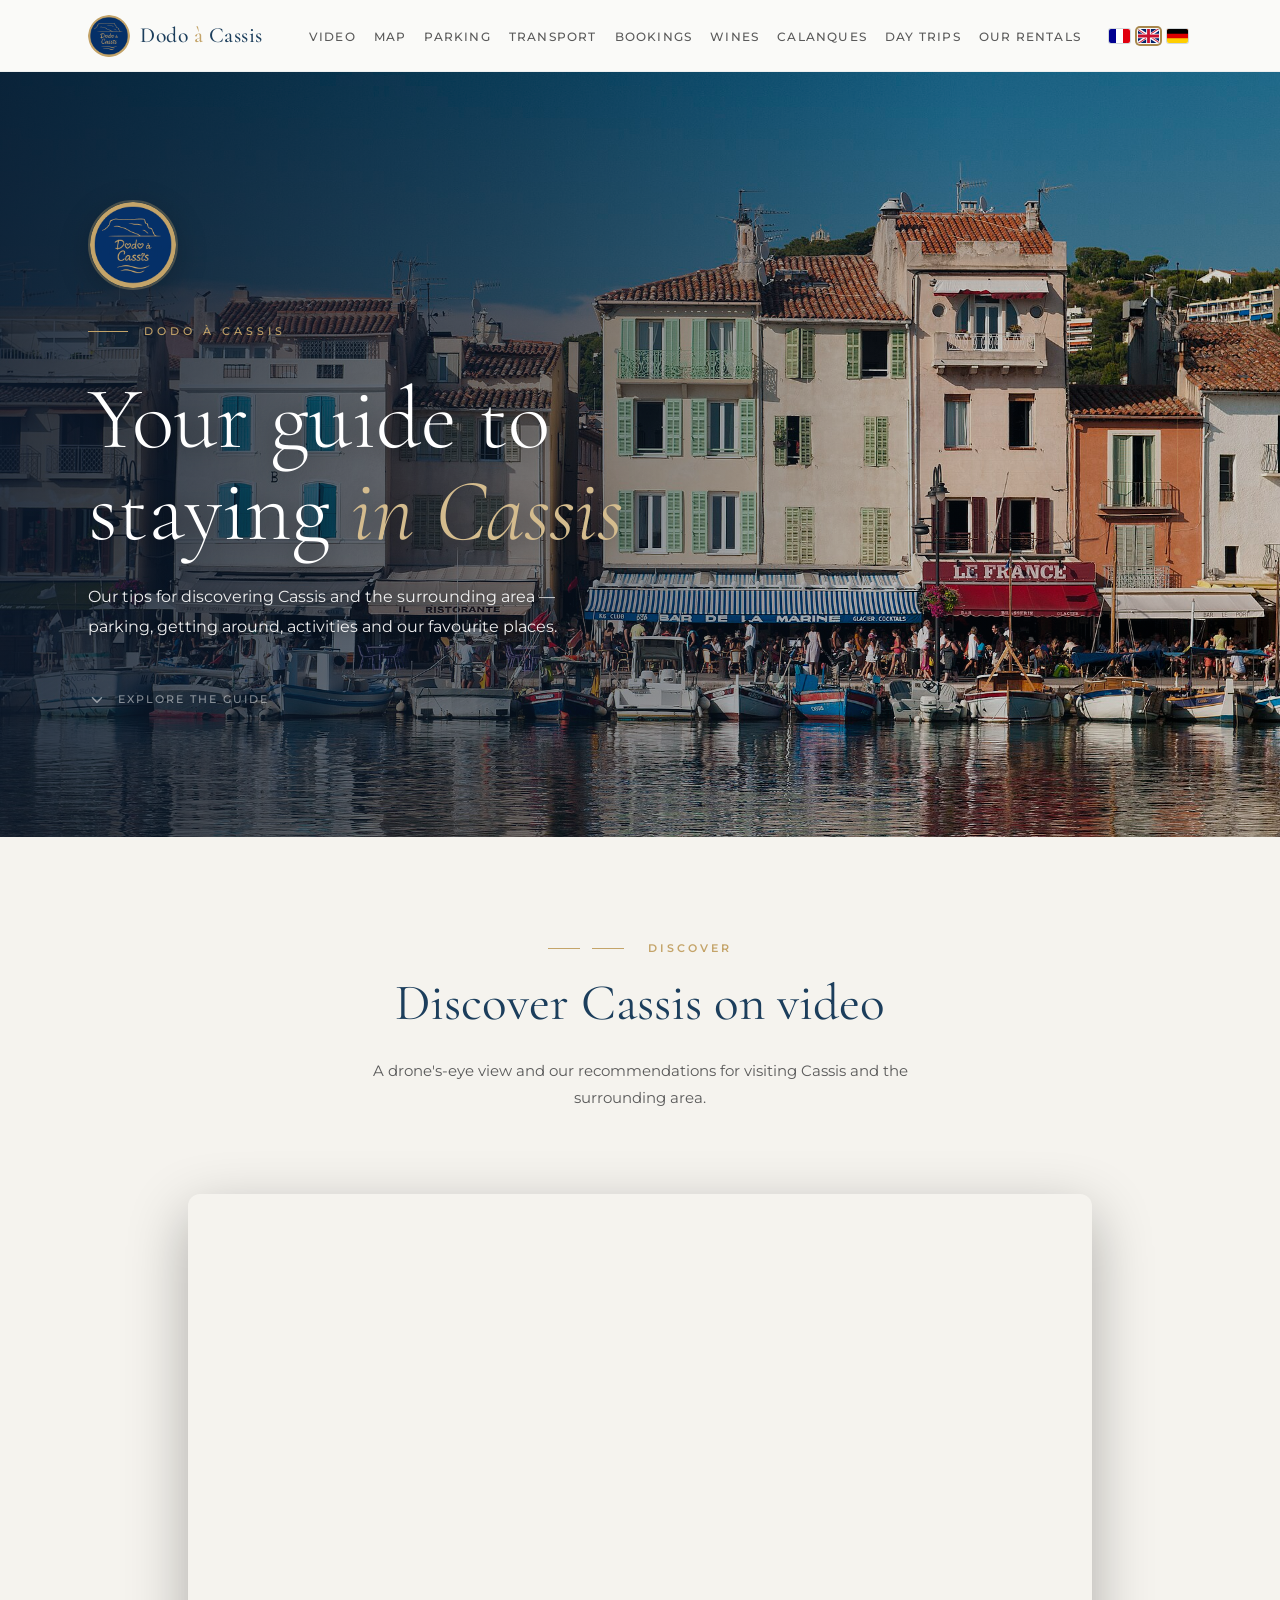
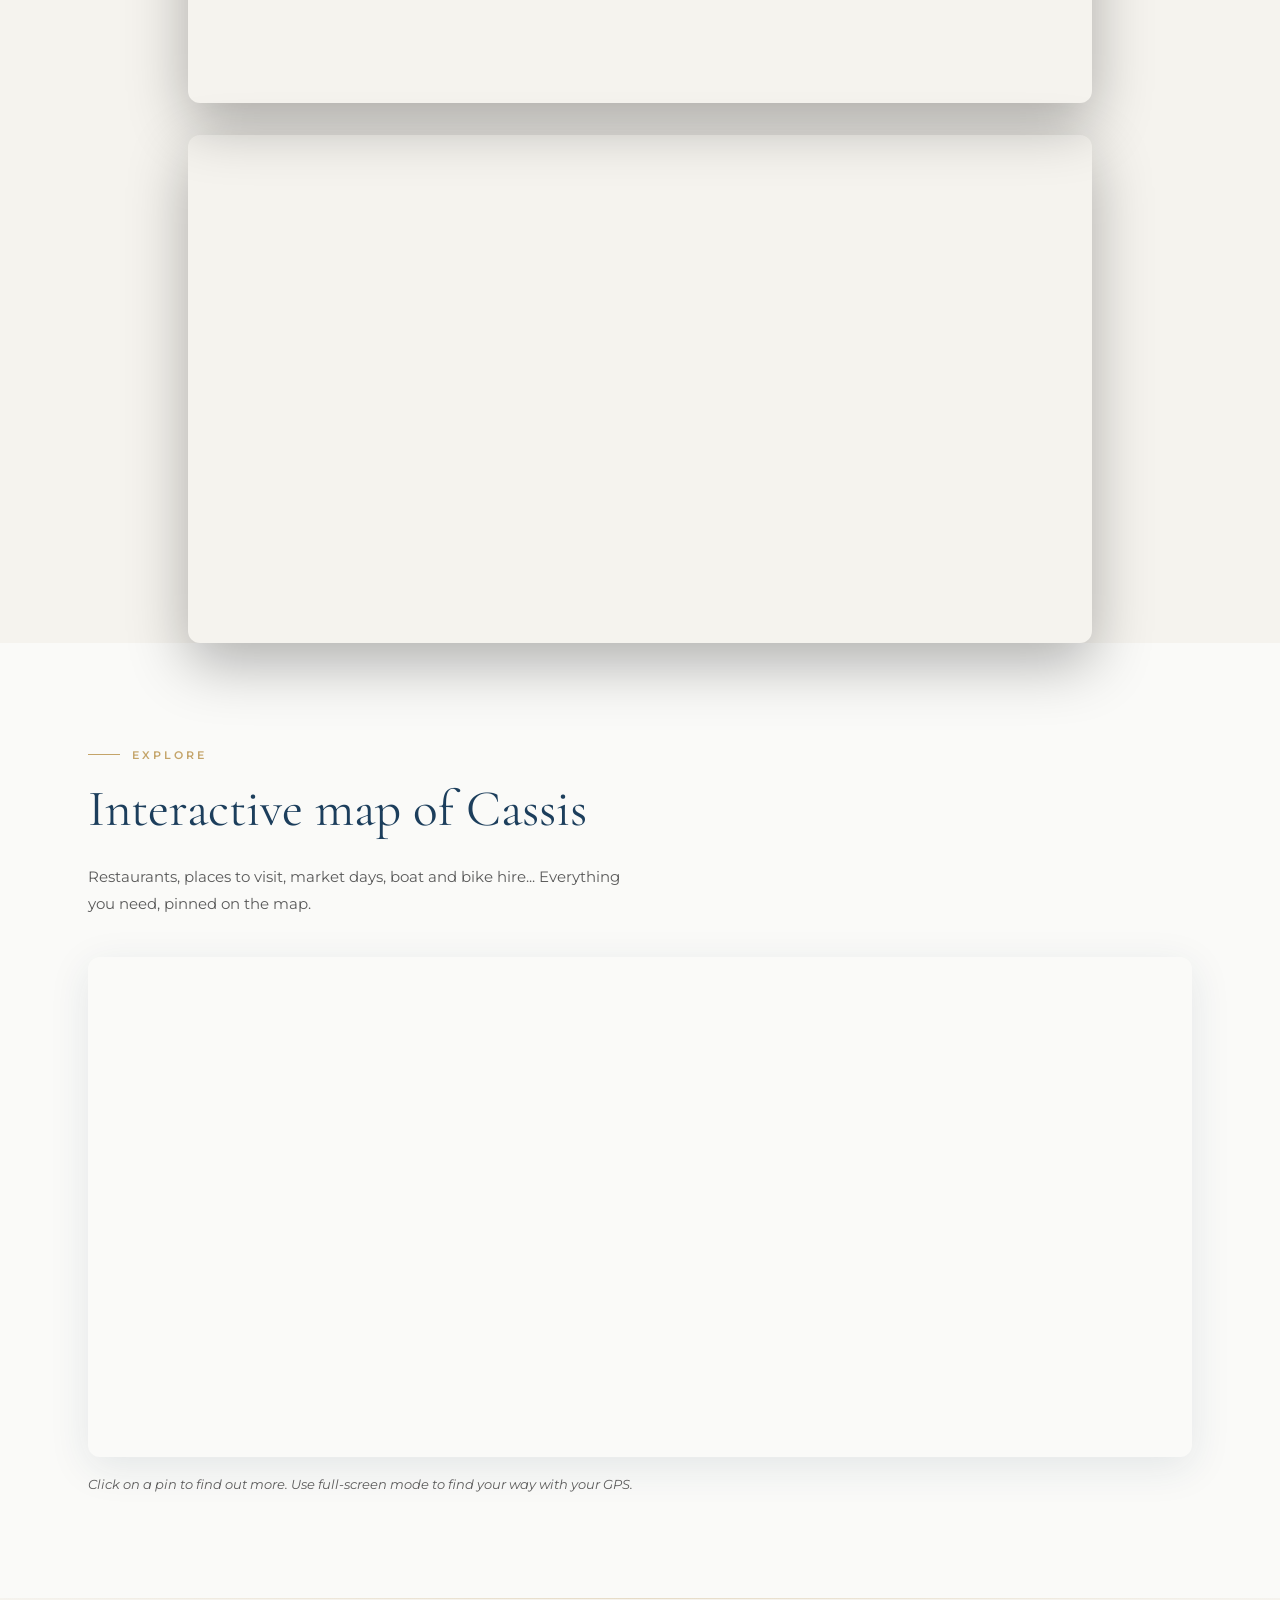
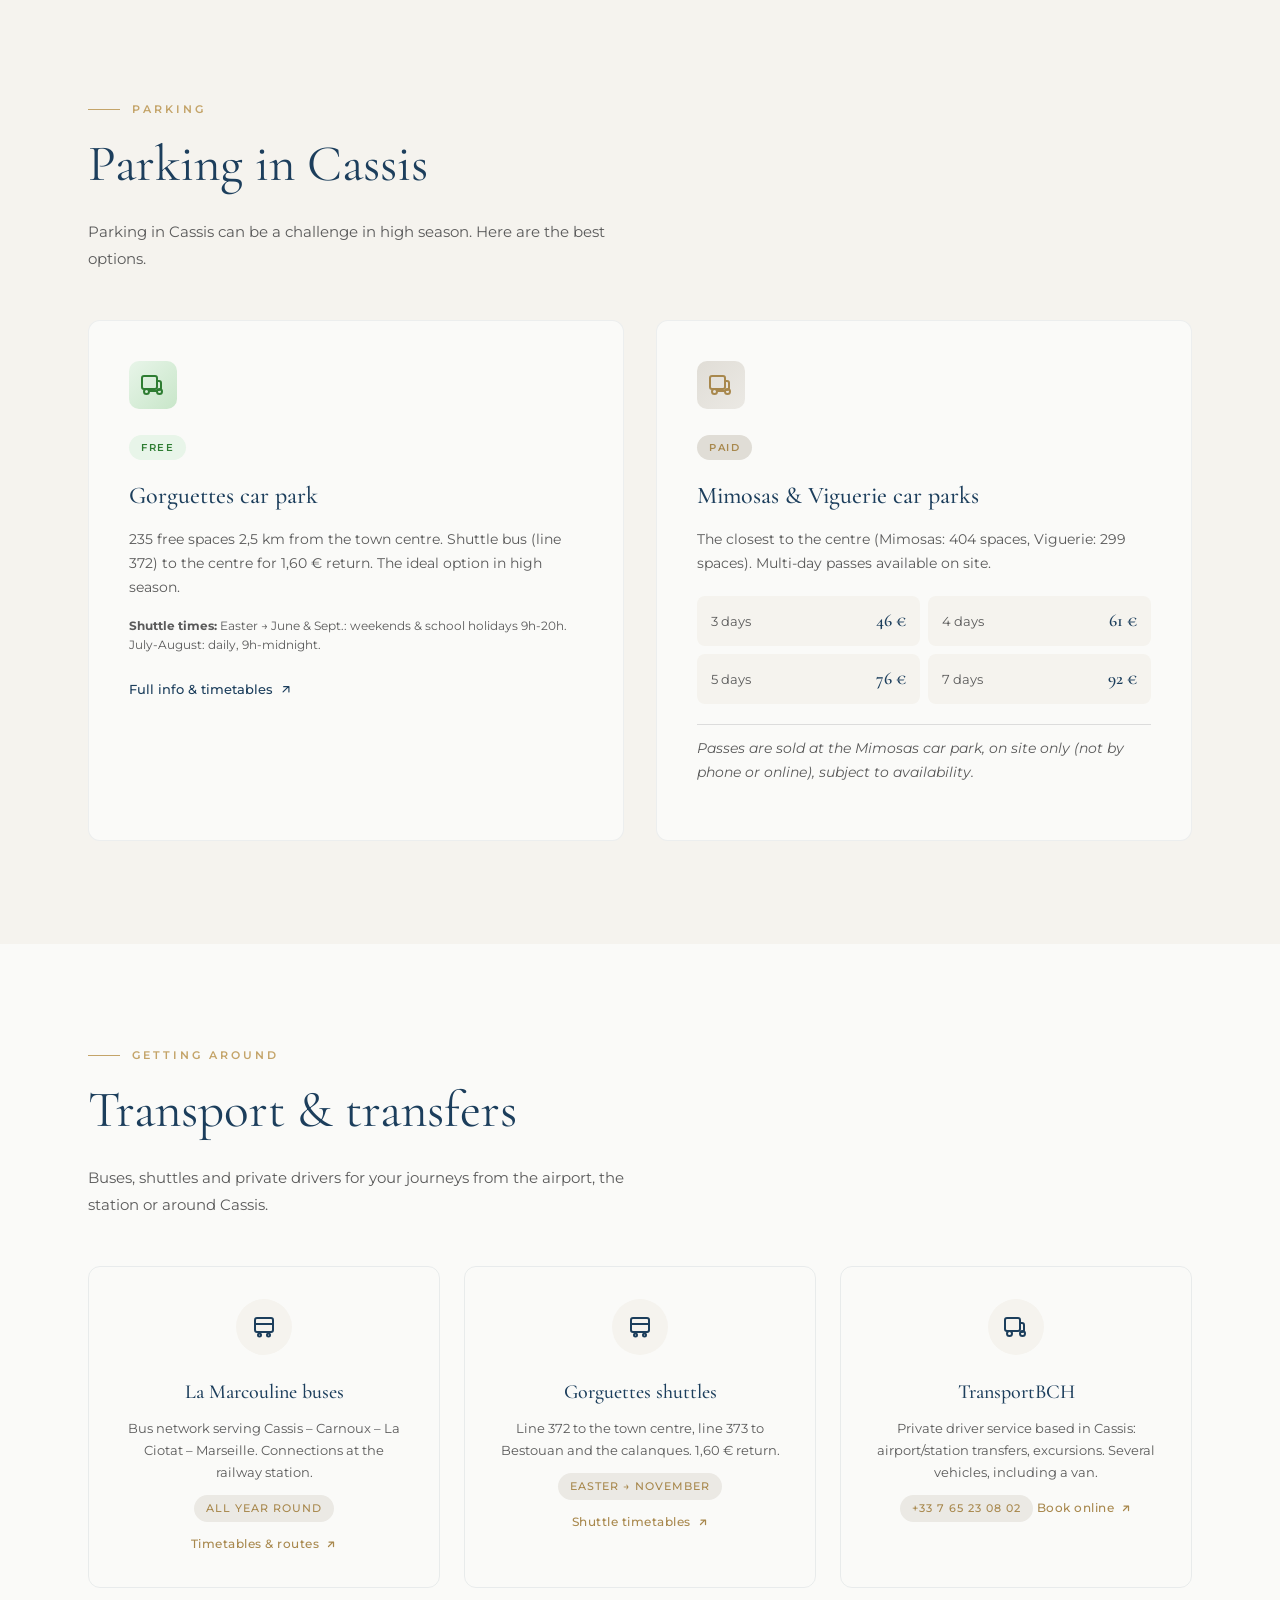
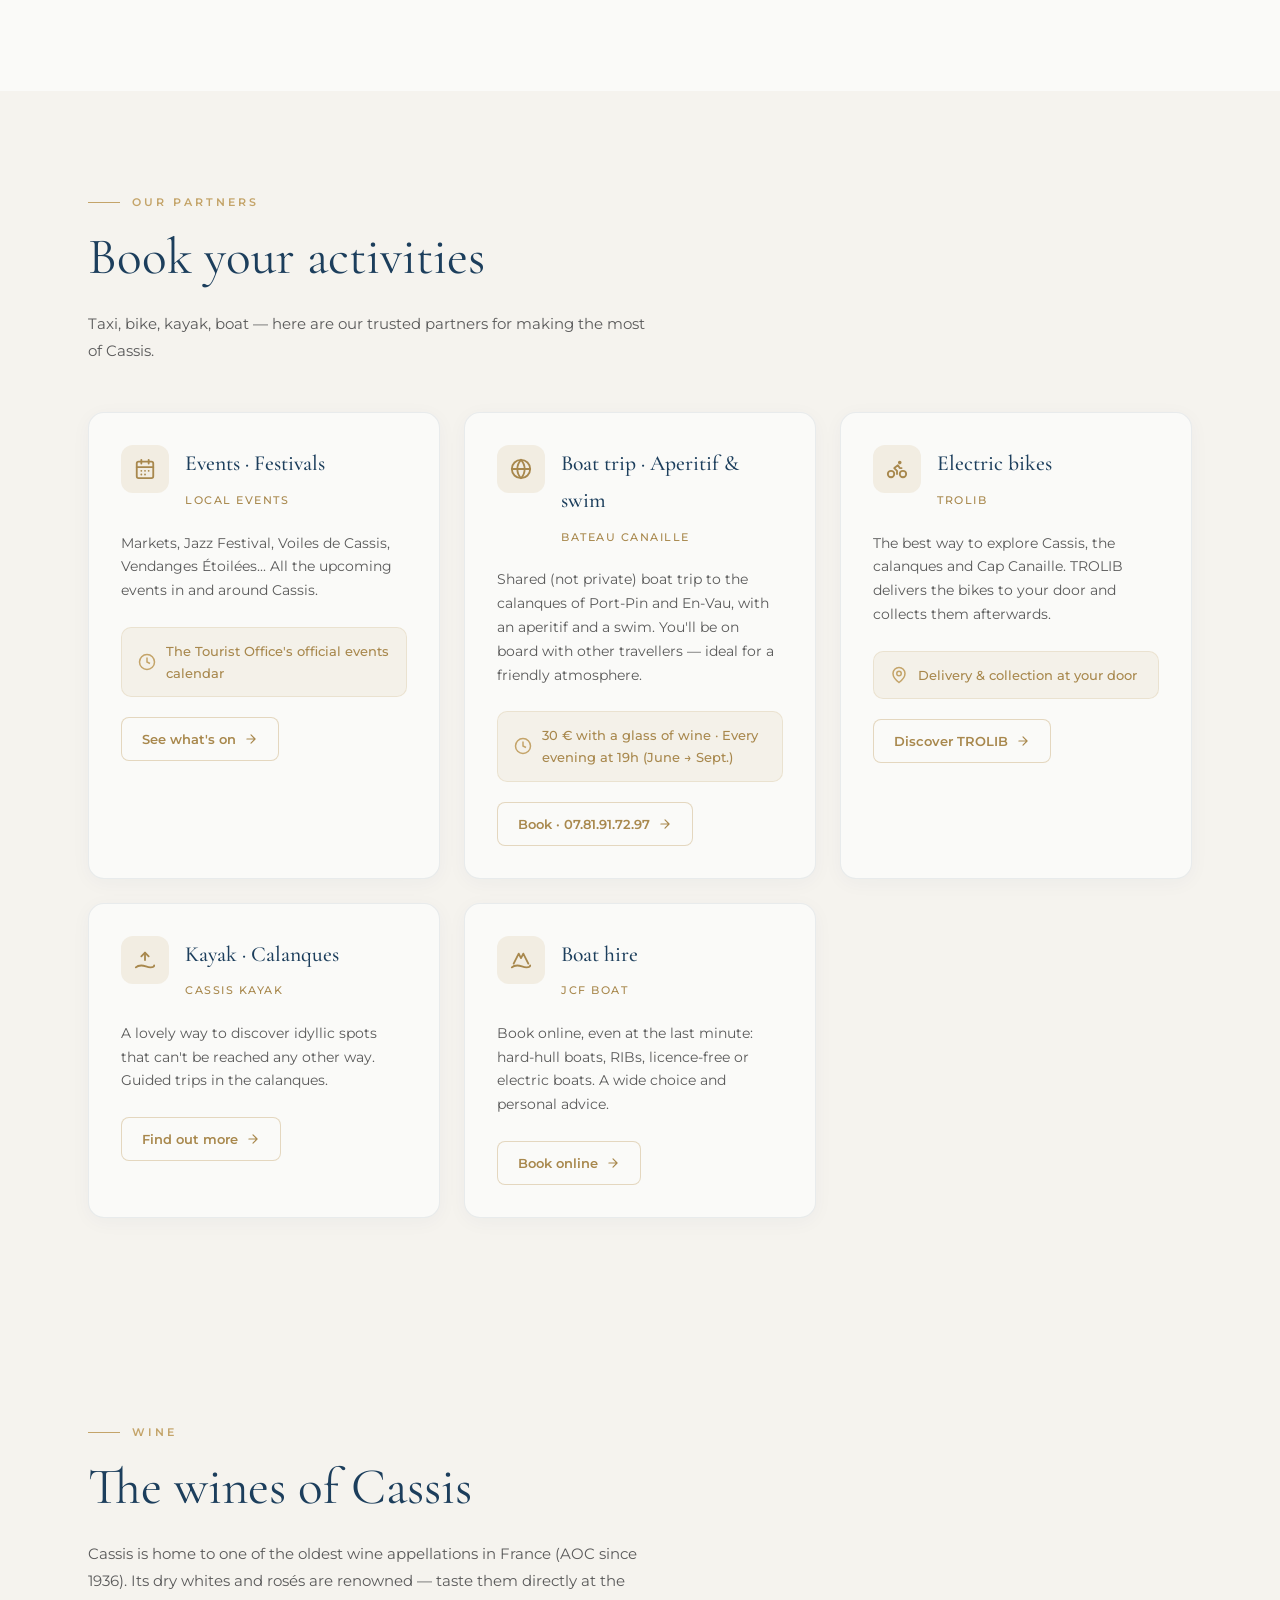
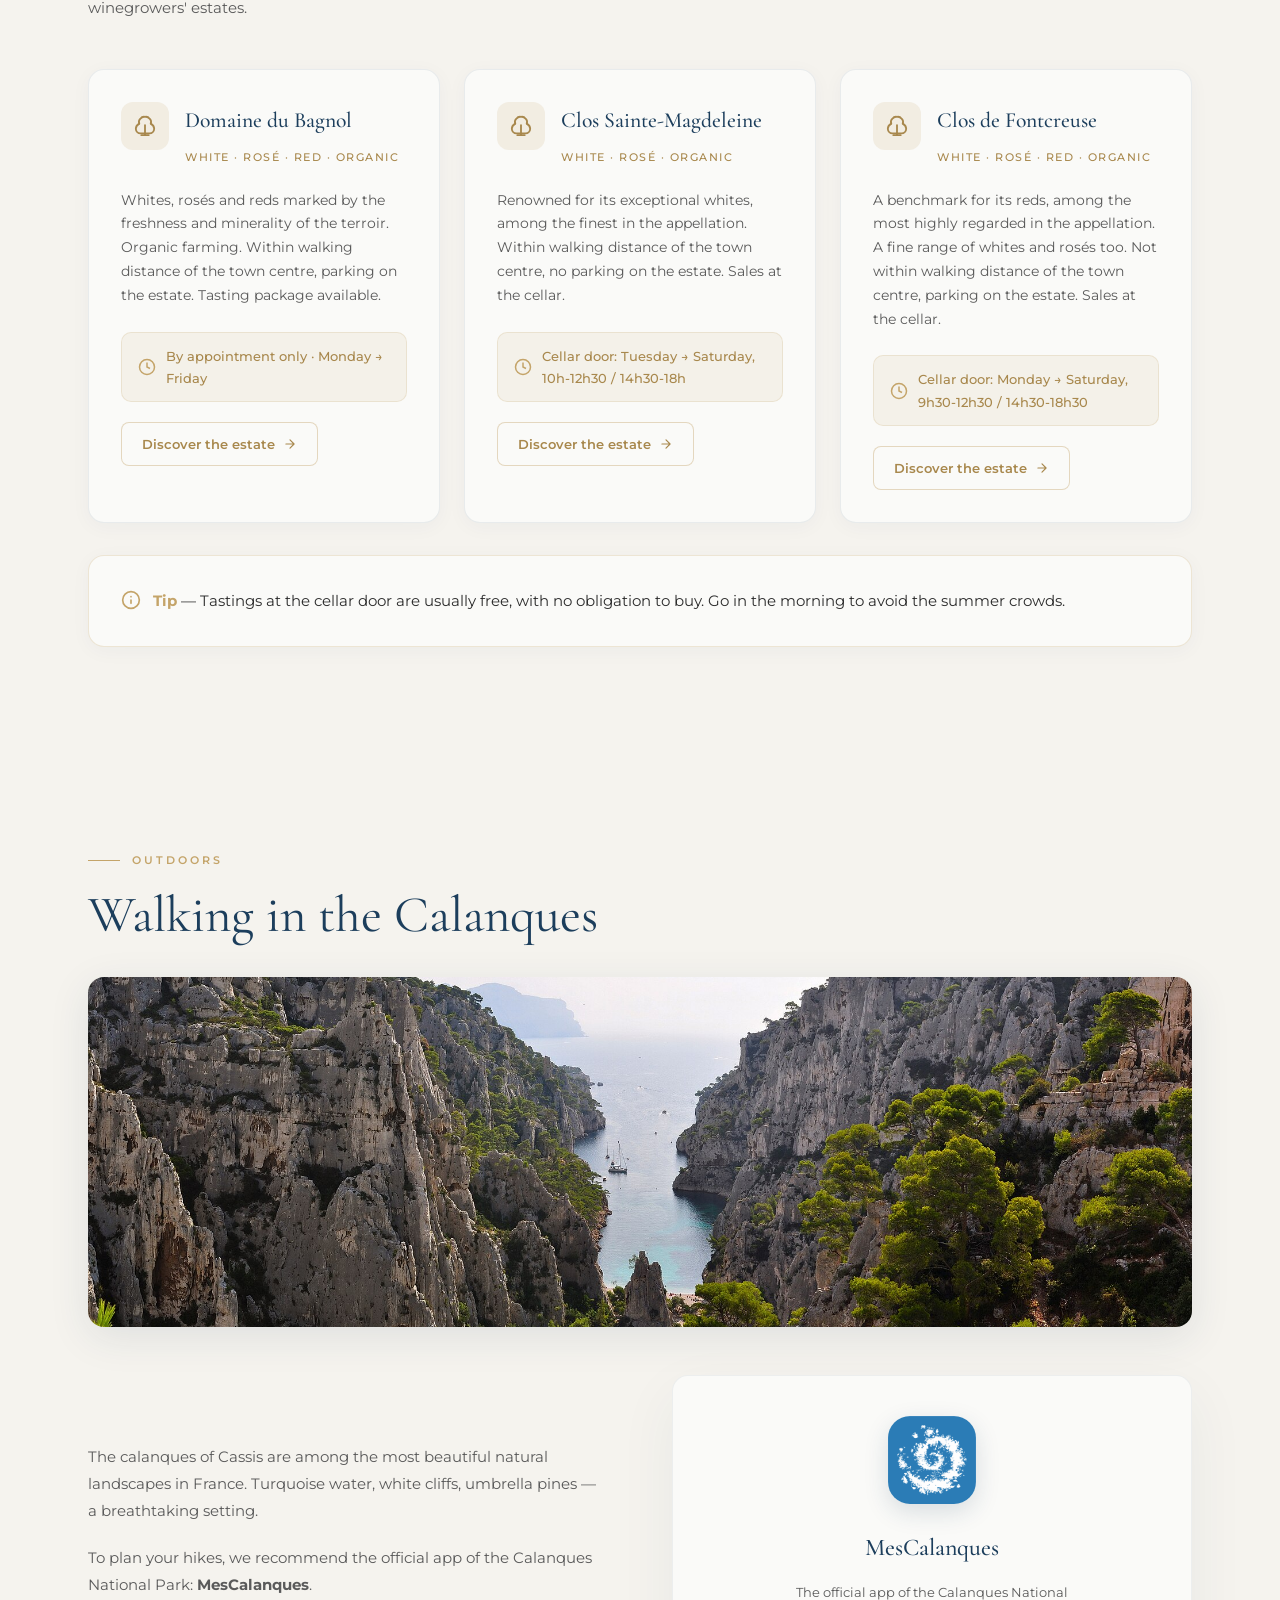
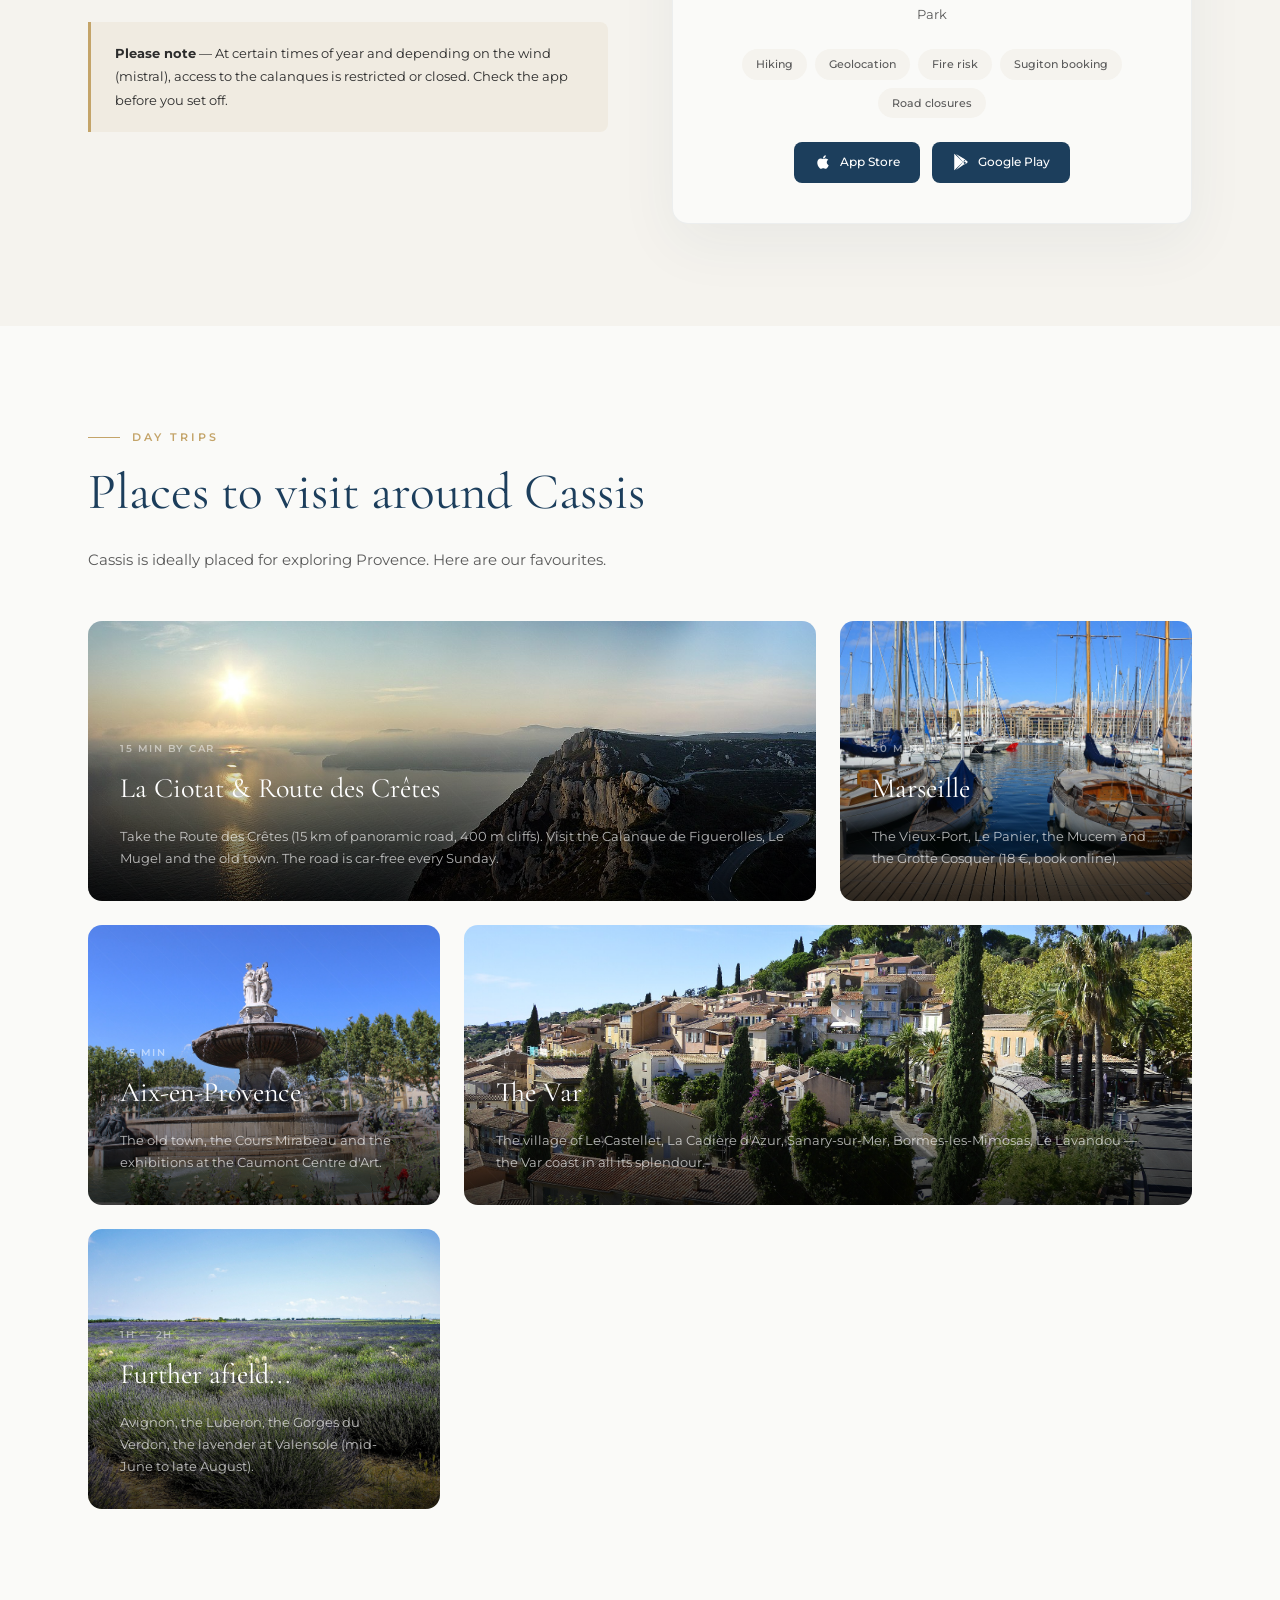
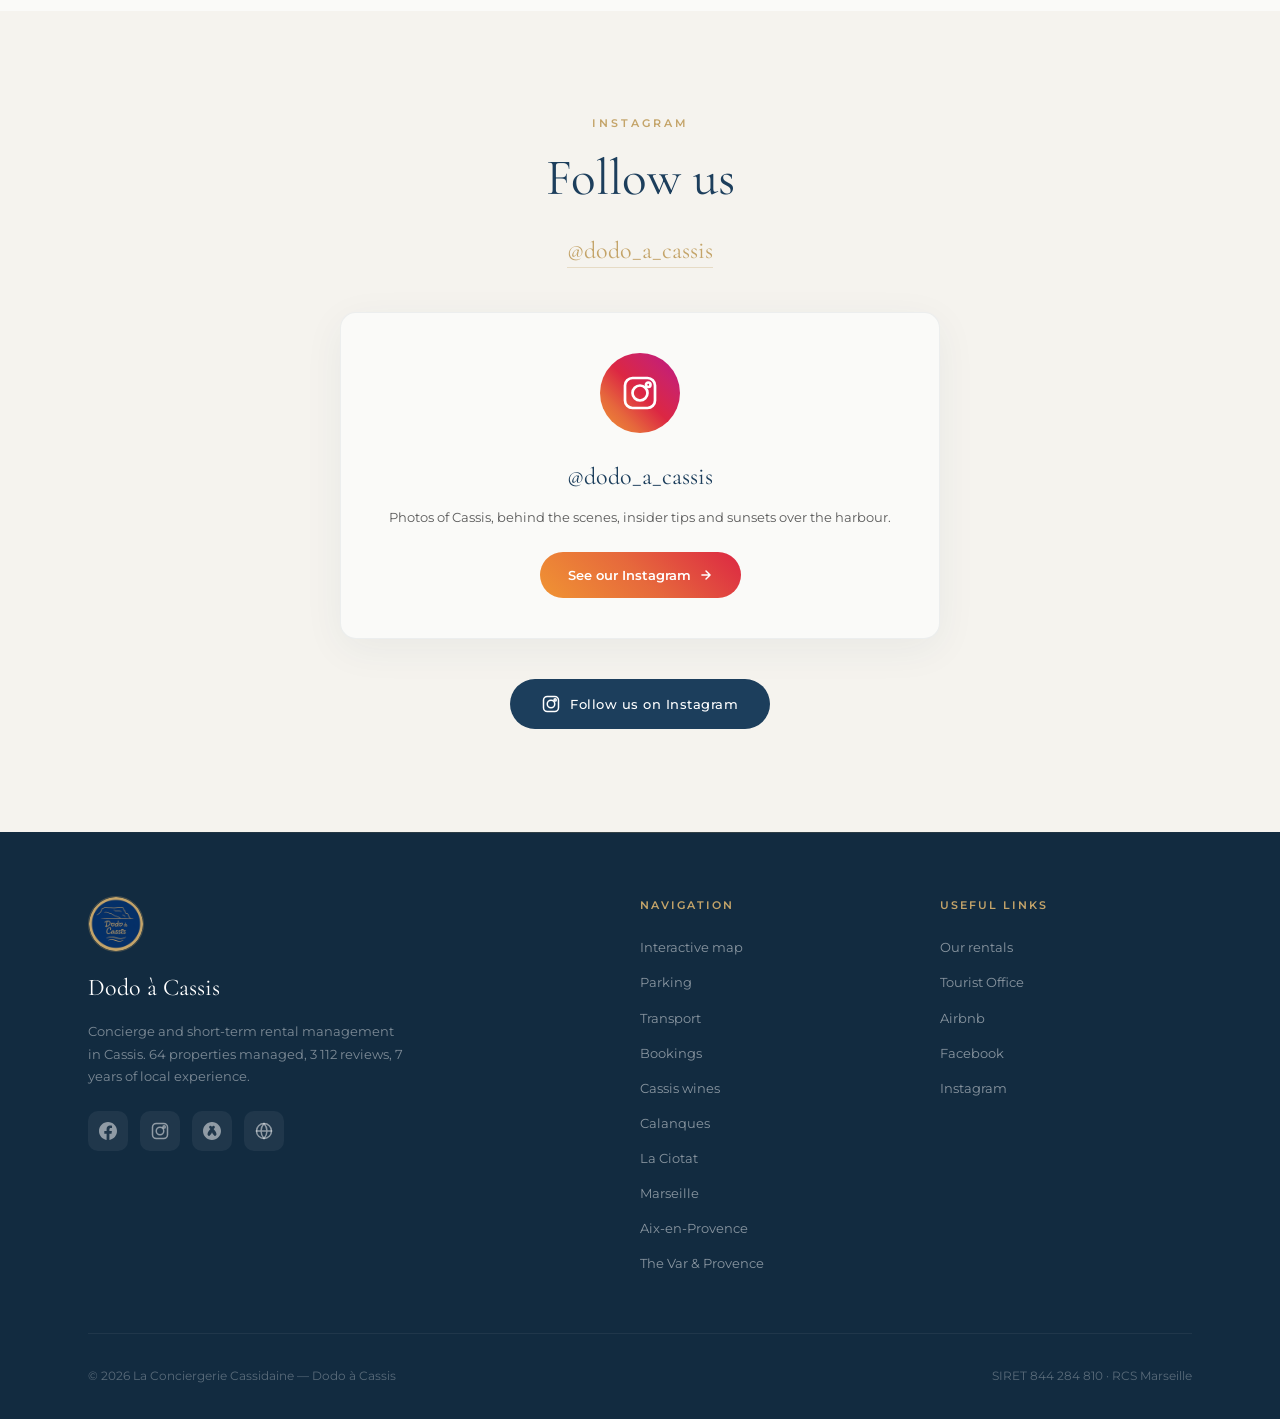
<file: en/index.html>
<!DOCTYPE html>
<!-- Generated by .github/i18n/build.py from ../index.html and .github/i18n/translations.json. Edit those, then run the script again. -->
<html lang="en-GB">
<head>
    <meta charset="UTF-8">
    <meta name="viewport" content="width=device-width, initial-scale=1.0">
    <title>Your guide to staying in Cassis — Dodo à Cassis</title>
    <meta name="description" content="Our tips for discovering Cassis and the surrounding area — parking, getting around, activities and our favourite places.">
    <link rel="alternate" hreflang="fr" href="https://guide.dodo-a-cassis.com/">
    <link rel="alternate" hreflang="en" href="https://guide.dodo-a-cassis.com/en/">
    <link rel="alternate" hreflang="de" href="https://guide.dodo-a-cassis.com/de/">
    <link rel="alternate" hreflang="x-default" href="https://guide.dodo-a-cassis.com/">
    <link rel="icon" href="../favicon.ico" type="image/x-icon">
    <link rel="apple-touch-icon" href="../apple-touch-icon.png">
    <link rel="preconnect" href="https://fonts.googleapis.com">
    <link rel="preconnect" href="https://fonts.gstatic.com" crossorigin>
    <link href="https://fonts.googleapis.com/css2?family=Cormorant+Garamond:ital,wght@0,300;0,400;0,500;0,600;0,700;1,300;1,400;1,500&family=Montserrat:ital,wght@0,300;0,400;0,500;0,600;0,700;1,400&display=swap" rel="stylesheet">
    <link rel="stylesheet" href="../style.css">
</head>
<body>

    <!-- ==========================================
         NAVIGATION
         ========================================== -->
    <nav class="nav" id="nav">
        <div class="nav__inner">
            <a href="https://dodo-a-cassis.com" class="nav__logo">
                <img src="../dodo_cassis_capcanaille_gold.png" alt="Dodo à Cassis" class="nav__logo-img">
                <span class="nav__logo-text">Dodo <em>à</em> Cassis</span>
            </a>
            <ul class="nav__links" id="navLinks">
                <li><a href="#video">Video</a></li>
                <li><a href="#carte">Map</a></li>
                <li><a href="#parking">Parking</a></li>
                <li><a href="#transport">Transport</a></li>
                <li><a href="#reservations">Bookings</a></li>
                <li><a href="#vins">Wines</a></li>
                <li><a href="#calanques">Calanques</a></li>
                <li><a href="#visiter">Day trips</a></li>
                <li><a href="https://dodo-a-cassis.com" target="_blank">Our rentals</a></li>
            </ul>
            <div class="lang-switch" role="group" aria-label="Language">
                <a href="../index.html" class="lang-switch__item" hreflang="fr" lang="fr" title="Français" aria-label="Français"><img src="../flags/fr.svg" alt="Français" width="21" height="14" class="lang-switch__flag"></a>
                <a href="index.html" class="lang-switch__item lang-switch__item--current" hreflang="en" lang="en" title="English" aria-label="English" aria-current="page"><img src="../flags/gb.svg" alt="English" width="21" height="14" class="lang-switch__flag"></a>
                <a href="../de/index.html" class="lang-switch__item" hreflang="de" lang="de" title="Deutsch" aria-label="Deutsch"><img src="../flags/de.svg" alt="Deutsch" width="21" height="14" class="lang-switch__flag"></a>
            </div>
            <button class="nav__mobile-toggle" id="mobileToggle" aria-label="Menu">
                <span></span>
                <span></span>
                <span></span>
            </button>
        </div>
    </nav>

    <!-- ==========================================
         HERO
         ========================================== -->
    <section class="hero">
        <div class="hero__bg"></div>
        <div class="hero__pattern"></div>
        <div class="hero__content">
            <div class="hero__logo-wrapper">
                <img src="../dodo_cassis_capcanaille_gold.png" alt="Dodo à Cassis" class="hero__logo">
            </div>
            <p class="hero__label">Dodo à Cassis</p>
            <h1 class="hero__title">Your guide to staying <em>in Cassis</em></h1>
            <p class="hero__subtitle">
                Our tips for discovering Cassis and the surrounding area — parking, getting around, activities and our favourite places.
            </p>
            <div class="hero__scroll">
                <a href="#carte">
                    <svg width="18" height="18" viewBox="0 0 24 24" fill="none" stroke="currentColor" stroke-width="2" stroke-linecap="round" stroke-linejoin="round"><polyline points="6 9 12 15 18 9"/></svg>
                    Explore the guide
                </a>
            </div>
        </div>
        <div class="hero__deco"></div>
    </section>

    <!-- ==========================================
         VIDEO
         ========================================== -->
    <section style="background:var(--cream);padding:0;" id="video">
        <div class="container" style="padding-top:var(--section-padding);padding-bottom:calc(var(--section-padding) * 0.5);">
            <div class="reveal" style="text-align:center;">
                <p class="section-label" style="justify-content:center;"><span style="display:inline-block;width:32px;height:1px;background:var(--gold);margin-right:12px;vertical-align:middle;"></span>Discover</p>
                <h2 class="section-title">Discover Cassis on video</h2>
                <p class="section-subtitle" style="margin:0 auto 2rem;">
                    A drone's-eye view and our recommendations for visiting Cassis and the surrounding area.
                </p>
            </div>
        </div>
        <div style="max-width:1000px;margin:0 auto;padding:0 clamp(1.5rem,4vw,3rem);">
            <!-- Video drone -->
            <div class="reveal reveal-delay-1" style="position:relative;padding-bottom:56.25%;height:0;border-radius:12px;overflow:hidden;box-shadow:0 20px 60px rgba(0,0,0,0.3);margin-bottom:2rem;">
                <iframe src="https://www.youtube.com/embed/UbqbiJ9AveE?rel=0&modestbranding=1&start=4" title="Cassis from the air — Drone" frameborder="0" allow="accelerometer; autoplay; clipboard-write; encrypted-media; gyroscope; picture-in-picture" allowfullscreen style="position:absolute;top:0;left:0;width:100%;height:100%;"></iframe>
            </div>
            <!-- Video carte interactive -->
            <div class="reveal reveal-delay-2" style="position:relative;padding-bottom:56.25%;height:0;border-radius:12px;overflow:hidden;box-shadow:0 20px 60px rgba(0,0,0,0.3);">
                <iframe src="https://www.youtube.com/embed/mKFHBfoegTI?rel=0&modestbranding=1" title="Interactive map of Cassis — Dodo à Cassis" frameborder="0" allow="accelerometer; autoplay; clipboard-write; encrypted-media; gyroscope; picture-in-picture" allowfullscreen style="position:absolute;top:0;left:0;width:100%;height:100%;"></iframe>
            </div>
        </div>
    </section>

    <!-- ==========================================
         CARTE INTERACTIVE
         ========================================== -->
    <section class="carte-section" id="carte">
        <div class="container">
            <div class="reveal">
                <p class="section-label">Explore</p>
                <h2 class="section-title">Interactive map of Cassis</h2>
                <p class="section-subtitle">
                    Restaurants, places to visit, market days, boat and bike hire... Everything you need, pinned on the map.
                </p>
            </div>
            <div class="reveal reveal-delay-1" style="width:100%;border-radius:12px;overflow:hidden;margin-top:2.5rem;box-shadow:0 10px 40px rgba(28,62,92,0.1);">
                <iframe src="https://www.google.com/maps/d/u/0/embed?mid=1ZBq6OfjT7y-u83mIztomYptnmdU&ll=43.20346882754553%2C5.52403824956853&z=13" width="100%" height="500" style="border:0;display:block;" allowfullscreen loading="lazy"></iframe>
            </div>
            <p class="carte__map-hint reveal reveal-delay-2" style="font-size:13px;color:var(--text-light);margin-top:1rem;">
                <em>Click on a pin to find out more. Use full-screen mode to find your way with your GPS.</em>
            </p>
        </div>
    </section>

    <!-- ==========================================
         PARKING
         ========================================== -->
    <section class="parking-section" id="parking">
        <div class="container">
            <div class="reveal">
                <p class="section-label">Parking</p>
                <h2 class="section-title">Parking in Cassis</h2>
                <p class="section-subtitle">
                    Parking in Cassis can be a challenge in high season. Here are the best options.
                </p>
            </div>
            <div class="parking-grid">
                <!-- Gorguettes -->
                <div class="parking-card reveal reveal-delay-1">
                    <div class="parking-card__icon parking-card__icon--free">
                        <svg width="24" height="24" viewBox="0 0 24 24" fill="none" stroke="currentColor" stroke-width="2" stroke-linecap="round" stroke-linejoin="round">
                            <rect x="1" y="3" width="15" height="13" rx="2"/><path d="M16 8h2a2 2 0 0 1 2 2v5a2 2 0 0 1-2 2h-1"/><circle cx="5.5" cy="18.5" r="2.5"/><circle cx="18.5" cy="18.5" r="2.5"/><path d="M8 18h8"/>
                        </svg>
                    </div>
                    <span class="parking-card__badge parking-card__badge--free">Free</span>
                    <h3>Gorguettes car park</h3>
                    <p>235 free spaces 2,5 km from the town centre. Shuttle bus (line 372) to the centre for 1,60 € return. The ideal option in high season.</p>
                    <p style="font-size:12px;color:var(--text-light);margin-top:0.5rem;line-height:1.6;">
                        <strong>Shuttle times:</strong> Easter → June &amp; Sept.: weekends &amp; school holidays 9h-20h. July-August: daily, 9h-midnight.
                    </p>
                    <a href="https://www.ot-cassis.com/parking-relais-des-gorguettes.html" target="_blank" style="display:inline-flex;align-items:center;gap:6px;font-size:13px;font-weight:500;color:var(--blue);margin-top:0.5rem;">
                        Full info &amp; timetables
                        <svg width="14" height="14" viewBox="0 0 24 24" fill="none" stroke="currentColor" stroke-width="2" stroke-linecap="round" stroke-linejoin="round"><path d="M7 17l9.2-9.2M17 17V8H8"/></svg>
                    </a>
                </div>
                <!-- Mimosas / Viguerie -->
                <div class="parking-card reveal reveal-delay-2">
                    <div class="parking-card__icon parking-card__icon--paid">
                        <svg width="24" height="24" viewBox="0 0 24 24" fill="none" stroke="currentColor" stroke-width="2" stroke-linecap="round" stroke-linejoin="round">
                            <rect x="1" y="3" width="15" height="13" rx="2"/><path d="M16 8h2a2 2 0 0 1 2 2v5a2 2 0 0 1-2 2h-1"/><circle cx="5.5" cy="18.5" r="2.5"/><circle cx="18.5" cy="18.5" r="2.5"/><path d="M8 18h8"/>
                        </svg>
                    </div>
                    <span class="parking-card__badge parking-card__badge--paid">Paid</span>
                    <h3>Mimosas &amp; Viguerie car parks</h3>
                    <p>The closest to the centre (Mimosas: 404 spaces, Viguerie: 299 spaces). Multi-day passes available on site.</p>
                    <div class="tarif-grid">
                        <div class="tarif-item">
                            <span class="tarif-item__duration">3 days</span>
                            <span class="tarif-item__price">46 &euro;</span>
                        </div>
                        <div class="tarif-item">
                            <span class="tarif-item__duration">4 days</span>
                            <span class="tarif-item__price">61 &euro;</span>
                        </div>
                        <div class="tarif-item">
                            <span class="tarif-item__duration">5 days</span>
                            <span class="tarif-item__price">76 &euro;</span>
                        </div>
                        <div class="tarif-item">
                            <span class="tarif-item__duration">7 days</span>
                            <span class="tarif-item__price">92 &euro;</span>
                        </div>
                    </div>
                    <p class="parking-card__note">
                        Passes are sold at the Mimosas car park, on site only (not by phone or online), subject to availability.
                    </p>
                </div>
            </div>
        </div>
    </section>

    <!-- ==========================================
         TRANSPORT
         ========================================== -->
    <section class="transport-section" id="transport">
        <div class="container">
            <div class="reveal">
                <p class="section-label">Getting around</p>
                <h2 class="section-title">Transport &amp; transfers</h2>
                <p class="section-subtitle">
                    Buses, shuttles and private drivers for your journeys from the airport, the station or around Cassis.
                </p>
            </div>
            <div class="transport-cards">
                <div class="transport-card reveal reveal-delay-1">
                    <div class="transport-card__icon">
                        <svg width="24" height="24" viewBox="0 0 24 24" fill="none" stroke="currentColor" stroke-width="2" stroke-linecap="round" stroke-linejoin="round">
                            <rect x="3" y="3" width="18" height="14" rx="2"/><path d="M3 9h18"/><circle cx="7.5" cy="20" r="1.5"/><circle cx="16.5" cy="20" r="1.5"/><path d="M5.5 17h13"/>
                        </svg>
                    </div>
                    <h3>La Marcouline buses</h3>
                    <p>Bus network serving Cassis – Carnoux – La Ciotat – Marseille. Connections at the railway station.</p>
                    <span class="period">All year round</span>
                    <a href="https://www.plan.lametropolemobilite.fr/fr/" target="_blank" style="display:inline-flex;align-items:center;gap:6px;font-size:12px;font-weight:500;color:var(--gold-dark);margin-top:0.75rem;letter-spacing:0.5px;">
                        Timetables &amp; routes
                        <svg width="12" height="12" viewBox="0 0 24 24" fill="none" stroke="currentColor" stroke-width="2.5" stroke-linecap="round" stroke-linejoin="round"><path d="M7 17l9.2-9.2M17 17V8H8"/></svg>
                    </a>
                </div>
                <div class="transport-card reveal reveal-delay-2">
                    <div class="transport-card__icon">
                        <svg width="24" height="24" viewBox="0 0 24 24" fill="none" stroke="currentColor" stroke-width="2" stroke-linecap="round" stroke-linejoin="round">
                            <rect x="3" y="3" width="18" height="14" rx="2"/><path d="M3 9h18"/><circle cx="7.5" cy="20" r="1.5"/><circle cx="16.5" cy="20" r="1.5"/><path d="M5.5 17h13"/>
                        </svg>
                    </div>
                    <h3>Gorguettes shuttles</h3>
                    <p>Line 372 to the town centre, line 373 to Bestouan and the calanques. 1,60 € return.</p>
                    <span class="period">Easter → November</span>
                    <a href="https://www.ot-cassis.com/parking-relais-des-gorguettes.html" target="_blank" style="display:inline-flex;align-items:center;gap:6px;font-size:12px;font-weight:500;color:var(--gold-dark);margin-top:0.75rem;letter-spacing:0.5px;">
                        Shuttle timetables
                        <svg width="12" height="12" viewBox="0 0 24 24" fill="none" stroke="currentColor" stroke-width="2.5" stroke-linecap="round" stroke-linejoin="round"><path d="M7 17l9.2-9.2M17 17V8H8"/></svg>
                    </a>
                </div>
                <div class="transport-card reveal reveal-delay-3">
                    <div class="transport-card__icon">
                        <svg width="24" height="24" viewBox="0 0 24 24" fill="none" stroke="currentColor" stroke-width="2" stroke-linecap="round" stroke-linejoin="round">
                            <rect x="1" y="3" width="15" height="13" rx="2"/><path d="M16 8h2a2 2 0 0 1 2 2v5a2 2 0 0 1-2 2h-1"/><circle cx="5.5" cy="18.5" r="2.5"/><circle cx="18.5" cy="18.5" r="2.5"/>
                        </svg>
                    </div>
                    <h3>TransportBCH</h3>
                    <p>Private driver service based in Cassis: airport/station transfers, excursions. Several vehicles, including a van.</p>
                    <span class="period">+33 7 65 23 08 02</span>
                    <a href="https://www.transportbch.fr/" target="_blank" style="display:inline-flex;align-items:center;gap:6px;font-size:12px;font-weight:500;color:var(--gold-dark);margin-top:0.75rem;letter-spacing:0.5px;">
                        Book online
                        <svg width="12" height="12" viewBox="0 0 24 24" fill="none" stroke="currentColor" stroke-width="2.5" stroke-linecap="round" stroke-linejoin="round"><path d="M7 17l9.2-9.2M17 17V8H8"/></svg>
                    </a>
                </div>
            </div>
        </div>
    </section>

    <!-- ==========================================
         PARTENAIRES / RÉSERVATIONS
         ========================================== -->
    <section class="partners-section" id="reservations">
        <div class="container">
            <div class="reveal">
                <p class="section-label">Our partners</p>
                <h2 class="section-title">Book your activities</h2>
                <p class="section-subtitle">
                    Taxi, bike, kayak, boat — here are our trusted partners for making the most of Cassis.
                </p>
            </div>
            <div class="partners-grid">

                <!-- Agenda local -->
                <div class="partner-card reveal reveal-delay-1">
                    <div class="partner-card__header">
                        <div class="partner-card__icon">
                            <svg width="22" height="22" viewBox="0 0 24 24" fill="none" stroke="currentColor" stroke-width="2" stroke-linecap="round" stroke-linejoin="round">
                                <rect x="3" y="4" width="18" height="18" rx="2"/><path d="M16 2v4M8 2v4M3 10h18"/><path d="M8 14h.01M12 14h.01M16 14h.01M8 18h.01M12 18h.01"/>
                            </svg>
                        </div>
                        <div>
                            <h3 class="partner-card__name">Events · Festivals</h3>
                            <span class="partner-card__type">Local events</span>
                        </div>
                    </div>
                    <p class="partner-card__desc">
                        Markets, Jazz Festival, Voiles de Cassis, Vendanges Étoilées... All the upcoming events in and around Cassis.
                    </p>
                    <div class="partner-card__highlight">
                        <svg width="18" height="18" viewBox="0 0 24 24" fill="none" stroke="currentColor" stroke-width="2"><circle cx="12" cy="12" r="10"/><path d="M12 6v6l4 2"/></svg>
                        <span>The Tourist Office's official events calendar</span>
                    </div>
                    <a href="https://www.ot-cassis.com/agenda.html" target="_blank" class="partner-card__cta">
                        See what's on
                        <svg width="14" height="14" viewBox="0 0 24 24" fill="none" stroke="currentColor" stroke-width="2" stroke-linecap="round" stroke-linejoin="round"><path d="M5 12h14M12 5l7 7-7 7"/></svg>
                    </a>
                </div>

                <!-- Bateau Canaille -->
                <div class="partner-card reveal reveal-delay-2">
                    <div class="partner-card__header">
                        <div class="partner-card__icon">
                            <svg width="22" height="22" viewBox="0 0 24 24" fill="none" stroke="currentColor" stroke-width="2" stroke-linecap="round" stroke-linejoin="round">
                                <circle cx="12" cy="12" r="10"/><path d="M12 2a14.5 14.5 0 000 20 14.5 14.5 0 000-20"/><path d="M2 12h20"/>
                            </svg>
                        </div>
                        <div>
                            <h3 class="partner-card__name">Boat trip · Aperitif &amp; swim</h3>
                            <span class="partner-card__type">Bateau Canaille</span>
                        </div>
                    </div>
                    <p class="partner-card__desc">
                        Shared (not private) boat trip to the calanques of Port-Pin and En-Vau, with an aperitif and a swim. You'll be on board with other travellers — ideal for a friendly atmosphere.
                    </p>
                    <div class="partner-card__highlight">
                        <svg width="18" height="18" viewBox="0 0 24 24" fill="none" stroke="currentColor" stroke-width="2"><circle cx="12" cy="12" r="10"/><path d="M12 6v6l4 2"/></svg>
                        <span>30 € with a glass of wine · Every evening at 19h (June → Sept.)</span>
                    </div>
                    <a href="https://canaille-event.com/apero-baignade/" target="_blank" class="partner-card__cta">
                        Book · 07.81.91.72.97
                        <svg width="14" height="14" viewBox="0 0 24 24" fill="none" stroke="currentColor" stroke-width="2" stroke-linecap="round" stroke-linejoin="round"><path d="M5 12h14M12 5l7 7-7 7"/></svg>
                    </a>
                </div>

                <!-- TROLIB -->
                <div class="partner-card reveal reveal-delay-3">
                    <div class="partner-card__header">
                        <div class="partner-card__icon">
                            <svg width="22" height="22" viewBox="0 0 24 24" fill="none" stroke="currentColor" stroke-width="2" stroke-linecap="round" stroke-linejoin="round">
                                <circle cx="5.5" cy="17.5" r="3.5"/><circle cx="18.5" cy="17.5" r="3.5"/><path d="M15 6a1 1 0 100-2 1 1 0 000 2zM12 17.5V14l-3-3 4-3 2 3h2"/>
                            </svg>
                        </div>
                        <div>
                            <h3 class="partner-card__name">Electric bikes</h3>
                            <span class="partner-card__type">TROLIB</span>
                        </div>
                    </div>
                    <p class="partner-card__desc">
                        The best way to explore Cassis, the calanques and Cap Canaille. TROLIB delivers the bikes to your door and collects them afterwards.
                    </p>
                    <div class="partner-card__highlight">
                        <svg width="18" height="18" viewBox="0 0 24 24" fill="none" stroke="currentColor" stroke-width="2"><path d="M20 10c0 6-8 12-8 12s-8-6-8-12a8 8 0 1116 0z"/><circle cx="12" cy="10" r="3"/></svg>
                        <span>Delivery &amp; collection at your door</span>
                    </div>
                    <a href="https://trolibcassis1.rezdy.com/?agentCode=LACONCE" target="_blank" class="partner-card__cta">
                        Discover TROLIB
                        <svg width="14" height="14" viewBox="0 0 24 24" fill="none" stroke="currentColor" stroke-width="2" stroke-linecap="round" stroke-linejoin="round"><path d="M5 12h14M12 5l7 7-7 7"/></svg>
                    </a>
                </div>

                <!-- Cassis Kayak -->
                <div class="partner-card reveal reveal-delay-1">
                    <div class="partner-card__header">
                        <div class="partner-card__icon">
                            <svg width="22" height="22" viewBox="0 0 24 24" fill="none" stroke="currentColor" stroke-width="2" stroke-linecap="round" stroke-linejoin="round">
                                <path d="M2 20s2-2 6-2 6 2 10 2 4-2 4-2"/><path d="M12 4v8"/><path d="M8 8l4-4 4 4"/>
                            </svg>
                        </div>
                        <div>
                            <h3 class="partner-card__name">Kayak · Calanques</h3>
                            <span class="partner-card__type">Cassis Kayak</span>
                        </div>
                    </div>
                    <p class="partner-card__desc">
                        A lovely way to discover idyllic spots that can't be reached any other way. Guided trips in the calanques.
                    </p>
                    <a href="https://cassis-kayak.com/" target="_blank" class="partner-card__cta">
                        Find out more
                        <svg width="14" height="14" viewBox="0 0 24 24" fill="none" stroke="currentColor" stroke-width="2" stroke-linecap="round" stroke-linejoin="round"><path d="M5 12h14M12 5l7 7-7 7"/></svg>
                    </a>
                </div>

                <!-- JCF Boat -->
                <div class="partner-card reveal reveal-delay-2">
                    <div class="partner-card__header">
                        <div class="partner-card__icon">
                            <svg width="22" height="22" viewBox="0 0 24 24" fill="none" stroke="currentColor" stroke-width="2" stroke-linecap="round" stroke-linejoin="round">
                                <path d="M2 20s2-2 6-2 6 2 10 2 4-2 4-2"/><path d="M4 16l5.5-11 2.5 5 2.5-5L20 16"/>
                            </svg>
                        </div>
                        <div>
                            <h3 class="partner-card__name">Boat hire</h3>
                            <span class="partner-card__type">JCF Boat</span>
                        </div>
                    </div>
                    <p class="partner-card__desc">
                        Book online, even at the last minute: hard-hull boats, RIBs, licence-free or electric boats. A wide choice and personal advice.
                    </p>
                    <a href="https://jcfboat.com/" target="_blank" class="partner-card__cta">
                        Book online
                        <svg width="14" height="14" viewBox="0 0 24 24" fill="none" stroke="currentColor" stroke-width="2" stroke-linecap="round" stroke-linejoin="round"><path d="M5 12h14M12 5l7 7-7 7"/></svg>
                    </a>
                </div>

            </div>
        </div>
    </section>

    <!-- ==========================================
         VINS DE CASSIS
         ========================================== -->
    <section class="partners-section" id="vins">
        <div class="container">
            <div class="reveal">
                <p class="section-label">Wine</p>
                <h2 class="section-title">The wines of Cassis</h2>
                <p class="section-subtitle">
                    Cassis is home to one of the oldest wine appellations in France (AOC since 1936). Its dry whites and rosés are renowned — taste them directly at the winegrowers' estates.
                </p>
            </div>
            <div class="partners-grid">

                <!-- Domaine du Bagnol -->
                <div class="partner-card reveal reveal-delay-1">
                    <div class="partner-card__header">
                        <div class="partner-card__icon">
                            <svg width="22" height="22" viewBox="0 0 24 24" fill="none" stroke="currentColor" stroke-width="2" stroke-linecap="round" stroke-linejoin="round">
                                <path d="M8 22h8"/><path d="M12 11v11"/><path d="M5.7 9.4A5 5 0 0 1 7 4a5 5 0 0 1 5-2 5 5 0 0 1 5 2 5 5 0 0 1 1.3 5.4"/>
                                <path d="M5.7 9.4C3.3 10.8 2 13 2 15c0 3 2.5 5 5 5h10c2.5 0 5-2 5-5 0-2-1.3-4.2-3.7-5.6"/>
                            </svg>
                        </div>
                        <div>
                            <h3 class="partner-card__name">Domaine du Bagnol</h3>
                            <span class="partner-card__type">White · Rosé · Red · Organic</span>
                        </div>
                    </div>
                    <p class="partner-card__desc">
                        Whites, rosés and reds marked by the freshness and minerality of the terroir. Organic farming. Within walking distance of the town centre, parking on the estate. Tasting package available.
                    </p>
                    <div class="partner-card__highlight">
                        <svg width="18" height="18" viewBox="0 0 24 24" fill="none" stroke="currentColor" stroke-width="2"><circle cx="12" cy="12" r="10"/><path d="M12 6v6l4 2"/></svg>
                        <span>By appointment only · Monday → Friday</span>
                    </div>
                    <a href="https://www.domainedubagnol.fr/deguster/" target="_blank" class="partner-card__cta">
                        Discover the estate
                        <svg width="14" height="14" viewBox="0 0 24 24" fill="none" stroke="currentColor" stroke-width="2" stroke-linecap="round" stroke-linejoin="round"><path d="M5 12h14M12 5l7 7-7 7"/></svg>
                    </a>
                </div>

                <!-- Clos Sainte-Magdeleine -->
                <div class="partner-card reveal reveal-delay-2">
                    <div class="partner-card__header">
                        <div class="partner-card__icon">
                            <svg width="22" height="22" viewBox="0 0 24 24" fill="none" stroke="currentColor" stroke-width="2" stroke-linecap="round" stroke-linejoin="round">
                                <path d="M8 22h8"/><path d="M12 11v11"/><path d="M5.7 9.4A5 5 0 0 1 7 4a5 5 0 0 1 5-2 5 5 0 0 1 5 2 5 5 0 0 1 1.3 5.4"/>
                                <path d="M5.7 9.4C3.3 10.8 2 13 2 15c0 3 2.5 5 5 5h10c2.5 0 5-2 5-5 0-2-1.3-4.2-3.7-5.6"/>
                            </svg>
                        </div>
                        <div>
                            <h3 class="partner-card__name">Clos Sainte-Magdeleine</h3>
                            <span class="partner-card__type">White · Rosé · Organic</span>
                        </div>
                    </div>
                    <p class="partner-card__desc">
                        Renowned for its exceptional whites, among the finest in the appellation. Within walking distance of the town centre, no parking on the estate. Sales at the cellar.
                    </p>
                    <div class="partner-card__highlight">
                        <svg width="18" height="18" viewBox="0 0 24 24" fill="none" stroke="currentColor" stroke-width="2"><circle cx="12" cy="12" r="10"/><path d="M12 6v6l4 2"/></svg>
                        <span>Cellar door: Tuesday → Saturday, 10h-12h30 / 14h30-18h</span>
                    </div>
                    <a href="https://www.clossaintemagdeleine.fr/" target="_blank" class="partner-card__cta">
                        Discover the estate
                        <svg width="14" height="14" viewBox="0 0 24 24" fill="none" stroke="currentColor" stroke-width="2" stroke-linecap="round" stroke-linejoin="round"><path d="M5 12h14M12 5l7 7-7 7"/></svg>
                    </a>
                </div>

                <!-- Clos de Fontcreuse -->
                <div class="partner-card reveal reveal-delay-3">
                    <div class="partner-card__header">
                        <div class="partner-card__icon">
                            <svg width="22" height="22" viewBox="0 0 24 24" fill="none" stroke="currentColor" stroke-width="2" stroke-linecap="round" stroke-linejoin="round">
                                <path d="M8 22h8"/><path d="M12 11v11"/><path d="M5.7 9.4A5 5 0 0 1 7 4a5 5 0 0 1 5-2 5 5 0 0 1 5 2 5 5 0 0 1 1.3 5.4"/>
                                <path d="M5.7 9.4C3.3 10.8 2 13 2 15c0 3 2.5 5 5 5h10c2.5 0 5-2 5-5 0-2-1.3-4.2-3.7-5.6"/>
                            </svg>
                        </div>
                        <div>
                            <h3 class="partner-card__name">Clos de Fontcreuse</h3>
                            <span class="partner-card__type">White · Rosé · Red · Organic</span>
                        </div>
                    </div>
                    <p class="partner-card__desc">
                        A benchmark for its reds, among the most highly regarded in the appellation. A fine range of whites and rosés too. Not within walking distance of the town centre, parking on the estate. Sales at the cellar.
                    </p>
                    <div class="partner-card__highlight">
                        <svg width="18" height="18" viewBox="0 0 24 24" fill="none" stroke="currentColor" stroke-width="2"><circle cx="12" cy="12" r="10"/><path d="M12 6v6l4 2"/></svg>
                        <span>Cellar door: Monday → Saturday, 9h30-12h30 / 14h30-18h30</span>
                    </div>
                    <a href="https://www.fontcreuse.com/" target="_blank" class="partner-card__cta">
                        Discover the estate
                        <svg width="14" height="14" viewBox="0 0 24 24" fill="none" stroke="currentColor" stroke-width="2" stroke-linecap="round" stroke-linejoin="round"><path d="M5 12h14M12 5l7 7-7 7"/></svg>
                    </a>
                </div>

            </div>

            <!-- Conseil encart -->
            <div class="partner-card reveal" style="margin-top: 2rem; border-color: rgba(196, 164, 105, 0.25); position: relative; z-index: 1;">
                <div style="display: flex; align-items: flex-start; gap: 12px;">
                    <svg width="20" height="20" viewBox="0 0 24 24" fill="none" stroke="var(--gold)" stroke-width="2" stroke-linecap="round" stroke-linejoin="round" style="min-width:20px; margin-top:2px;">
                        <circle cx="12" cy="12" r="10"/><path d="M12 16v-4"/><path d="M12 8h.01"/>
                    </svg>
                    <p style="margin:0; font-size: 0.95rem; color: var(--text);">
                        <strong style="color: var(--gold);">Tip</strong> — Tastings at the cellar door are usually free, with no obligation to buy. Go in the morning to avoid the summer crowds.
                    </p>
                </div>
            </div>
        </div>
    </section>

    <!-- ==========================================
         CALANQUES
         ========================================== -->
    <section class="calanques-section" id="calanques">
        <div class="container">
            <div class="reveal">
                <p class="section-label">Outdoors</p>
                <h2 class="section-title">Walking in the Calanques</h2>
            </div>
            <!-- Photo pleine largeur -->
            <div class="reveal" style="margin-top:2rem;margin-bottom:2.5rem;border-radius:16px;overflow:hidden;height:350px;box-shadow:0 10px 40px rgba(28,62,92,0.1);">
                <img src="../photo-calanque-envau.jpg" alt="The Calanque d'En-Vau in Cassis, with white cliffs and turquoise water" style="width:100%;height:100%;object-fit:cover;" loading="lazy">
            </div>
            <div class="calanques__content">
                <div class="calanques__text reveal reveal-delay-1">
                    <p>
                        The calanques of Cassis are among the most beautiful natural landscapes in France. Turquoise water, white cliffs, umbrella pines — a breathtaking setting.
                    </p>
                    <p>
                        To plan your hikes, we recommend the official app of the Calanques National Park: <strong>MesCalanques</strong>.
                    </p>
                    <div class="calanques__warning">
                        <p>
                            <strong>Please note</strong> — At certain times of year and depending on the wind (mistral), access to the calanques is restricted or closed. Check the app before you set off.
                        </p>
                    </div>
                </div>
                <div class="calanques__app reveal reveal-delay-2">
                    <div class="calanques__app-icon">
                        <img src="../mescalanques_icon.png" alt="Official logo of the Mes Calanques app">
                    </div>
                    <h3>MesCalanques</h3>
                    <p>The official app of the Calanques National Park</p>
                    <div class="calanques__app-features">
                        <span>Hiking</span>
                        <span>Geolocation</span>
                        <span>Fire risk</span>
                        <span>Sugiton booking</span>
                        <span>Road closures</span>
                    </div>
                    <div class="app-buttons">
                        <a href="https://apps.apple.com/fr/app/mes-calanques/id1418542125" target="_blank" class="app-btn">
                            <svg width="18" height="18" viewBox="0 0 24 24" fill="currentColor"><path d="M17.05 20.28c-.98.95-2.05.8-3.08.35-1.09-.46-2.09-.48-3.24 0-1.44.62-2.2.44-3.06-.35C2.79 15.25 3.51 7.59 9.05 7.31c1.35.07 2.29.74 3.08.8 1.18-.24 2.31-.93 3.57-.84 1.51.12 2.65.72 3.4 1.8-3.12 1.87-2.38 5.98.48 7.13-.57 1.5-1.31 2.99-2.54 4.09zM12.03 7.25c-.15-2.23 1.66-4.07 3.74-4.25.29 2.58-2.34 4.5-3.74 4.25z"/></svg>
                            App Store
                        </a>
                        <a href="https://play.google.com/store/apps/details?id=fr.setavoo.infoparcpnc" target="_blank" class="app-btn">
                            <svg width="18" height="18" viewBox="0 0 24 24" fill="currentColor"><path d="M3.18 23.08L14.42 12 3.18.92A1.56 1.56 0 003 2v20a1.56 1.56 0 00.18 1.08zm12.68-9.64L5.37 1.44l12.45 7.19zM5.37 22.56l10.49-12L18.82 13.44zM20.16 10.79l-2.92-1.69-3.18 2.9 3.18 2.9 2.92-1.69a1.56 1.56 0 000-2.42z"/></svg>
                            Google Play
                        </a>
                    </div>
                </div>
            </div>
        </div>
    </section>

    <!-- ==========================================
         À VISITER
         ========================================== -->
    <section class="visiter-section" id="visiter">
        <div class="container">
            <div class="reveal">
                <p class="section-label">Day trips</p>
                <h2 class="section-title">Places to visit around Cassis</h2>
                <p class="section-subtitle">
                    Cassis is ideally placed for exploring Provence. Here are our favourites.
                </p>
            </div>
            <div class="visiter-grid">
                <a href="visiter-la-ciotat.html" class="visiter-card visiter-card--ciotat visiter-card--large reveal reveal-delay-1" style="text-decoration:none;cursor:pointer;background:linear-gradient(to bottom,transparent 45%,rgba(0,0,0,0.75) 100%),url('../photo-route-cretes.jpg') center/cover no-repeat;">
                    <span class="visiter-card__distance">15 min by car</span>
                    <h3>La Ciotat &amp; Route des Crêtes</h3>
                    <p>Take the Route des Crêtes (15 km of panoramic road, 400 m cliffs). Visit the Calanque de Figuerolles, Le Mugel and the old town. The road is car-free every Sunday.</p>
                </a>
                <a href="visiter-marseille.html" class="visiter-card visiter-card--marseille reveal reveal-delay-2" style="text-decoration:none;cursor:pointer;background:linear-gradient(to bottom,transparent 45%,rgba(0,0,0,0.75) 100%),url('../photo-marseille-vieux-port.jpg') center/cover no-repeat;">
                    <span class="visiter-card__distance">30 min</span>
                    <h3>Marseille</h3>
                    <p>The Vieux-Port, Le Panier, the Mucem and the Grotte Cosquer (18 €, book online).</p>
                </a>
                <a href="visiter-aix.html" class="visiter-card visiter-card--aix reveal reveal-delay-1" style="text-decoration:none;cursor:pointer;background:linear-gradient(to bottom,transparent 45%,rgba(0,0,0,0.75) 100%),url('../photo-aix-rotonde.jpg') center/cover no-repeat;">
                    <span class="visiter-card__distance">45 min</span>
                    <h3>Aix-en-Provence</h3>
                    <p>The old town, the Cours Mirabeau and the exhibitions at the Caumont Centre d'Art.</p>
                </a>
                <a href="visiter-environs.html" class="visiter-card visiter-card--var visiter-card--large reveal reveal-delay-2" style="text-decoration:none;cursor:pointer;background:linear-gradient(to bottom,transparent 45%,rgba(0,0,0,0.75) 100%),url('../photo-bormes-village.jpg') center/cover no-repeat;">
                    <span class="visiter-card__distance">30 — 60 min</span>
                    <h3>The Var</h3>
                    <p>The village of Le Castellet, La Cadière d'Azur, Sanary-sur-Mer, Bormes-les-Mimosas, Le Lavandou — the Var coast in all its splendour.</p>
                </a>
                <a href="visiter-environs.html#plus-loin" class="visiter-card visiter-card--loin reveal reveal-delay-3" style="text-decoration:none;cursor:pointer;background:linear-gradient(to bottom,transparent 45%,rgba(0,0,0,0.75) 100%),url('../photo-lavande-valensole.jpg') center/cover no-repeat;">
                    <span class="visiter-card__distance">1h — 2h</span>
                    <h3>Further afield...</h3>
                    <p>Avignon, the Luberon, the Gorges du Verdon, the lavender at Valensole (mid-June to late August).</p>
                </a>
            </div>
        </div>
    </section>

    <!-- ==========================================
         INSTAGRAM
         ========================================== -->
    <section class="instagram-section" id="instagram">
        <div class="container">
            <div class="reveal">
                <p class="section-label">Instagram</p>
                <h2 class="section-title">Follow us</h2>
                <p class="instagram__handle">
                    <a href="https://www.instagram.com/dodo_a_cassis/" target="_blank">@dodo_a_cassis</a>
                </p>
            </div>
            <div class="reveal reveal-delay-1" style="max-width:600px;margin:0 auto;">
                <a href="https://www.instagram.com/dodo_a_cassis/" target="_blank" style="display:block;background:var(--white);border-radius:16px;padding:2.5rem;text-align:center;text-decoration:none;border:1px solid rgba(28,62,92,0.06);box-shadow:0 10px 40px rgba(28,62,92,0.06);transition:transform 0.3s,box-shadow 0.3s;">
                    <div style="width:80px;height:80px;margin:0 auto 1.5rem;border-radius:50%;background:linear-gradient(45deg,#f09433,#e6683c,#dc2743,#cc2366,#bc1888);display:flex;align-items:center;justify-content:center;">
                        <svg width="36" height="36" viewBox="0 0 24 24" fill="none" stroke="#fff" stroke-width="1.8"><rect x="2" y="2" width="20" height="20" rx="5"/><circle cx="12" cy="12" r="5"/><circle cx="17.5" cy="6.5" r="1.5"/></svg>
                    </div>
                    <p style="font-family:var(--font-display);font-size:1.5rem;color:var(--blue);margin-bottom:0.5rem;">@dodo_a_cassis</p>
                    <p style="font-size:13px;color:var(--text-light);margin-bottom:1.5rem;line-height:1.7;">Photos of Cassis, behind the scenes, insider tips and sunsets over the harbour.</p>
                    <span style="display:inline-flex;align-items:center;gap:8px;padding:12px 28px;border-radius:50px;background:linear-gradient(45deg,#f09433,#e6683c,#dc2743);color:#fff;font-size:13px;font-weight:600;">
                        See our Instagram
                        <svg width="14" height="14" viewBox="0 0 24 24" fill="none" stroke="currentColor" stroke-width="2.5" stroke-linecap="round" stroke-linejoin="round"><path d="M5 12h14M12 5l7 7-7 7"/></svg>
                    </span>
                </a>
            </div>
            <div class="instagram__follow reveal reveal-delay-2">
                <a href="https://www.instagram.com/dodo_a_cassis/" target="_blank" class="btn-instagram">
                    <svg width="18" height="18" viewBox="0 0 24 24" fill="none" stroke="currentColor" stroke-width="2"><rect x="2" y="2" width="20" height="20" rx="5"/><circle cx="12" cy="12" r="5"/><circle cx="17.5" cy="6.5" r="1.5"/></svg>
                    Follow us on Instagram
                </a>
            </div>
        </div>
    </section>

    <!-- ==========================================
         FOOTER
         ========================================== -->
    <footer class="footer">
        <div class="container">
            <div class="footer__grid">
                <div class="footer__brand">
                    <img src="../dodo_cassis_capcanaille_gold.png" alt="Dodo à Cassis" style="width:56px;height:56px;border-radius:50%;margin-bottom:1rem;border:1px solid rgba(196,164,105,0.3);">
                    <h3>Dodo à Cassis</h3>
                    <p>Concierge and short-term rental management in Cassis. 64 properties managed, 3 112 reviews, 7 years of local experience.</p>
                    <div class="footer__socials">
                        <a href="https://www.facebook.com/DodoaCassis/" target="_blank" class="footer__social-link" aria-label="Facebook">
                            <svg width="18" height="18" viewBox="0 0 24 24" fill="currentColor"><path d="M24 12.073c0-6.627-5.373-12-12-12s-12 5.373-12 12c0 5.99 4.388 10.954 10.125 11.854v-8.385H7.078v-3.47h3.047V9.43c0-3.007 1.792-4.669 4.533-4.669 1.312 0 2.686.235 2.686.235v2.953H15.83c-1.491 0-1.956.925-1.956 1.874v2.25h3.328l-.532 3.47h-2.796v8.385C19.612 23.027 24 18.062 24 12.073z"/></svg>
                        </a>
                        <a href="https://www.instagram.com/dodo_a_cassis/" target="_blank" class="footer__social-link" aria-label="Instagram">
                            <svg width="18" height="18" viewBox="0 0 24 24" fill="none" stroke="currentColor" stroke-width="2"><rect x="2" y="2" width="20" height="20" rx="5"/><circle cx="12" cy="12" r="5"/><circle cx="17.5" cy="6.5" r="1.5"/></svg>
                        </a>
                        <a href="https://www.airbnb.fr/users/show/20510333" target="_blank" class="footer__social-link" aria-label="Airbnb">
                            <svg width="18" height="18" viewBox="0 0 24 24" fill="currentColor"><path d="M12 0C5.4 0 0 5.4 0 12s5.4 12 12 12 12-5.4 12-12S18.6 0 12 0zm5.7 17.4c-.3.6-.9 1.2-1.5 1.2-.3 0-.6-.15-.9-.3-1.8-1.2-3-3.3-3.3-4.5-.3 1.2-1.5 3.3-3.3 4.5-.3.15-.6.3-.9.3-.6 0-1.2-.6-1.5-1.2-.3-.6-.3-1.5 0-2.7.6-1.8 2.1-3.9 3.6-5.4-.6-.3-1.2-.9-1.5-1.5-.3-.6-.3-1.2 0-1.8.3-.6.9-.9 1.5-.9s1.2.3 1.5.6l.6.9.6-.9c.3-.3.9-.6 1.5-.6s1.2.3 1.5.9c.3.6.3 1.2 0 1.8-.3.6-.9 1.2-1.5 1.5 1.5 1.5 3 3.6 3.6 5.4.3 1.2.3 2.1 0 2.7z"/></svg>
                        </a>
                        <a href="https://dodo-a-cassis.com" target="_blank" class="footer__social-link" aria-label="Website">
                            <svg width="18" height="18" viewBox="0 0 24 24" fill="none" stroke="currentColor" stroke-width="2" stroke-linecap="round" stroke-linejoin="round"><circle cx="12" cy="12" r="10"/><path d="M2 12h20M12 2a15.3 15.3 0 014 10 15.3 15.3 0 01-4 10 15.3 15.3 0 01-4-10 15.3 15.3 0 014-10z"/></svg>
                        </a>
                    </div>
                </div>
                <div class="footer__col">
                    <h4>Navigation</h4>
                    <ul>
                        <li><a href="#carte">Interactive map</a></li>
                        <li><a href="#parking">Parking</a></li>
                        <li><a href="#transport">Transport</a></li>
                        <li><a href="#reservations">Bookings</a></li>
                        <li><a href="#vins">Cassis wines</a></li>
                        <li><a href="#calanques">Calanques</a></li>
                        <li><a href="visiter-la-ciotat.html">La Ciotat</a></li>
                        <li><a href="visiter-marseille.html">Marseille</a></li>
                        <li><a href="visiter-aix.html">Aix-en-Provence</a></li>
                        <li><a href="visiter-environs.html">The Var &amp; Provence</a></li>
                    </ul>
                </div>
                <div class="footer__col">
                    <h4>Useful links</h4>
                    <ul>
                        <li><a href="https://dodo-a-cassis.com" target="_blank">Our rentals</a></li>
                        <li><a href="https://www.ot-cassis.com" target="_blank">Tourist Office</a></li>
                        <li><a href="https://www.airbnb.fr/users/show/20510333" target="_blank">Airbnb</a></li>
                        <li><a href="https://www.facebook.com/DodoaCassis/" target="_blank">Facebook</a></li>
                        <li><a href="https://www.instagram.com/dodo_a_cassis/" target="_blank">Instagram</a></li>
                    </ul>
                </div>
            </div>
            <div class="footer__bottom">
                <p>© 2026 La Conciergerie Cassidaine — Dodo à Cassis</p>
                <p class="footer__legal">SIRET 844 284 810 · RCS Marseille</p>
            </div>
        </div>
    </footer>

    <!-- ==========================================
         JAVASCRIPT
         ========================================== -->
    <script>
        // Scroll reveal
        const reveals = document.querySelectorAll('.reveal');
        const observer = new IntersectionObserver((entries) => {
            entries.forEach(entry => {
                if (entry.isIntersecting) {
                    entry.target.classList.add('visible');
                }
            });
        }, { threshold: 0.1, rootMargin: '0px 0px -40px 0px' });

        reveals.forEach(el => observer.observe(el));

        // Nav scroll effect
        const nav = document.getElementById('nav');
        window.addEventListener('scroll', () => {
            nav.classList.toggle('scrolled', window.scrollY > 20);
        });

        // Mobile menu toggle
        const toggle = document.getElementById('mobileToggle');
        const navLinks = document.getElementById('navLinks');
        toggle.addEventListener('click', () => {
            toggle.classList.toggle('active');
            navLinks.classList.toggle('open');
        });

        // Close mobile menu on link click
        navLinks.querySelectorAll('a').forEach(link => {
            link.addEventListener('click', () => {
                toggle.classList.remove('active');
                navLinks.classList.remove('open');
            });
        });

        // Language switch: open the other language at the section being read, or at the anchor of
        // the address bar while its target is on screen (the last sections never reach the top).
        // Without JavaScript the flags still open the same page in the other language.
        const langLinks = document.querySelectorAll('.lang-switch a');
        const anchoredSections = document.querySelectorAll('section[id]');
        const syncLangLinks = () => {
            let hash = '';
            anchoredSections.forEach(section => {
                if (section.getBoundingClientRect().top <= nav.offsetHeight + 1) hash = '#' + section.id;
            });
            const target = location.hash.length > 1 && document.getElementById(location.hash.slice(1));
            if (target) {
                const box = target.getBoundingClientRect();
                if (!anchoredSections.length || (box.bottom > nav.offsetHeight && box.top < innerHeight)) hash = location.hash;
            }
            langLinks.forEach(link => {
                link.setAttribute('href', link.getAttribute('href').split('#')[0] + hash);
            });
        };
        syncLangLinks();
        window.addEventListener('scroll', syncLangLinks, { passive: true });
        window.addEventListener('hashchange', syncLangLinks);
        window.addEventListener('resize', syncLangLinks);
        langLinks.forEach(link => link.addEventListener('click', syncLangLinks));
    </script>

</body>
</html>
</file>
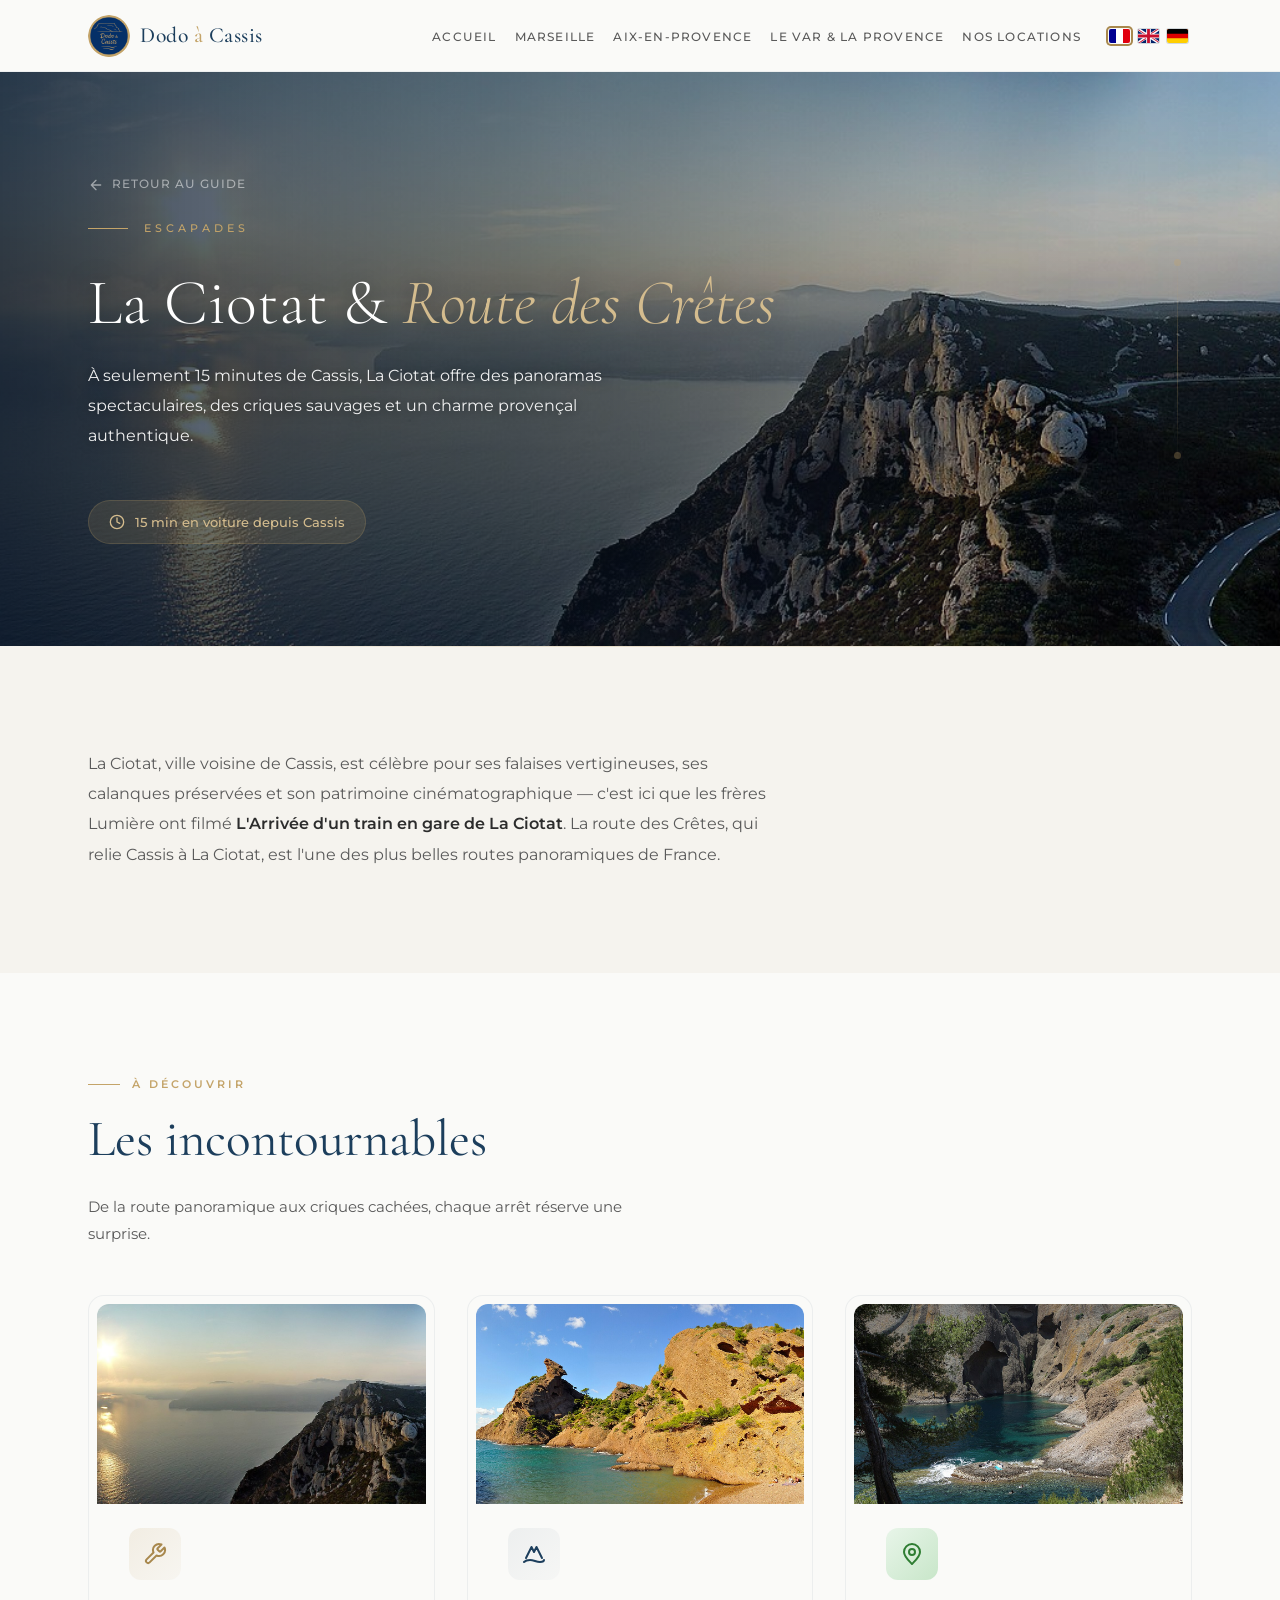
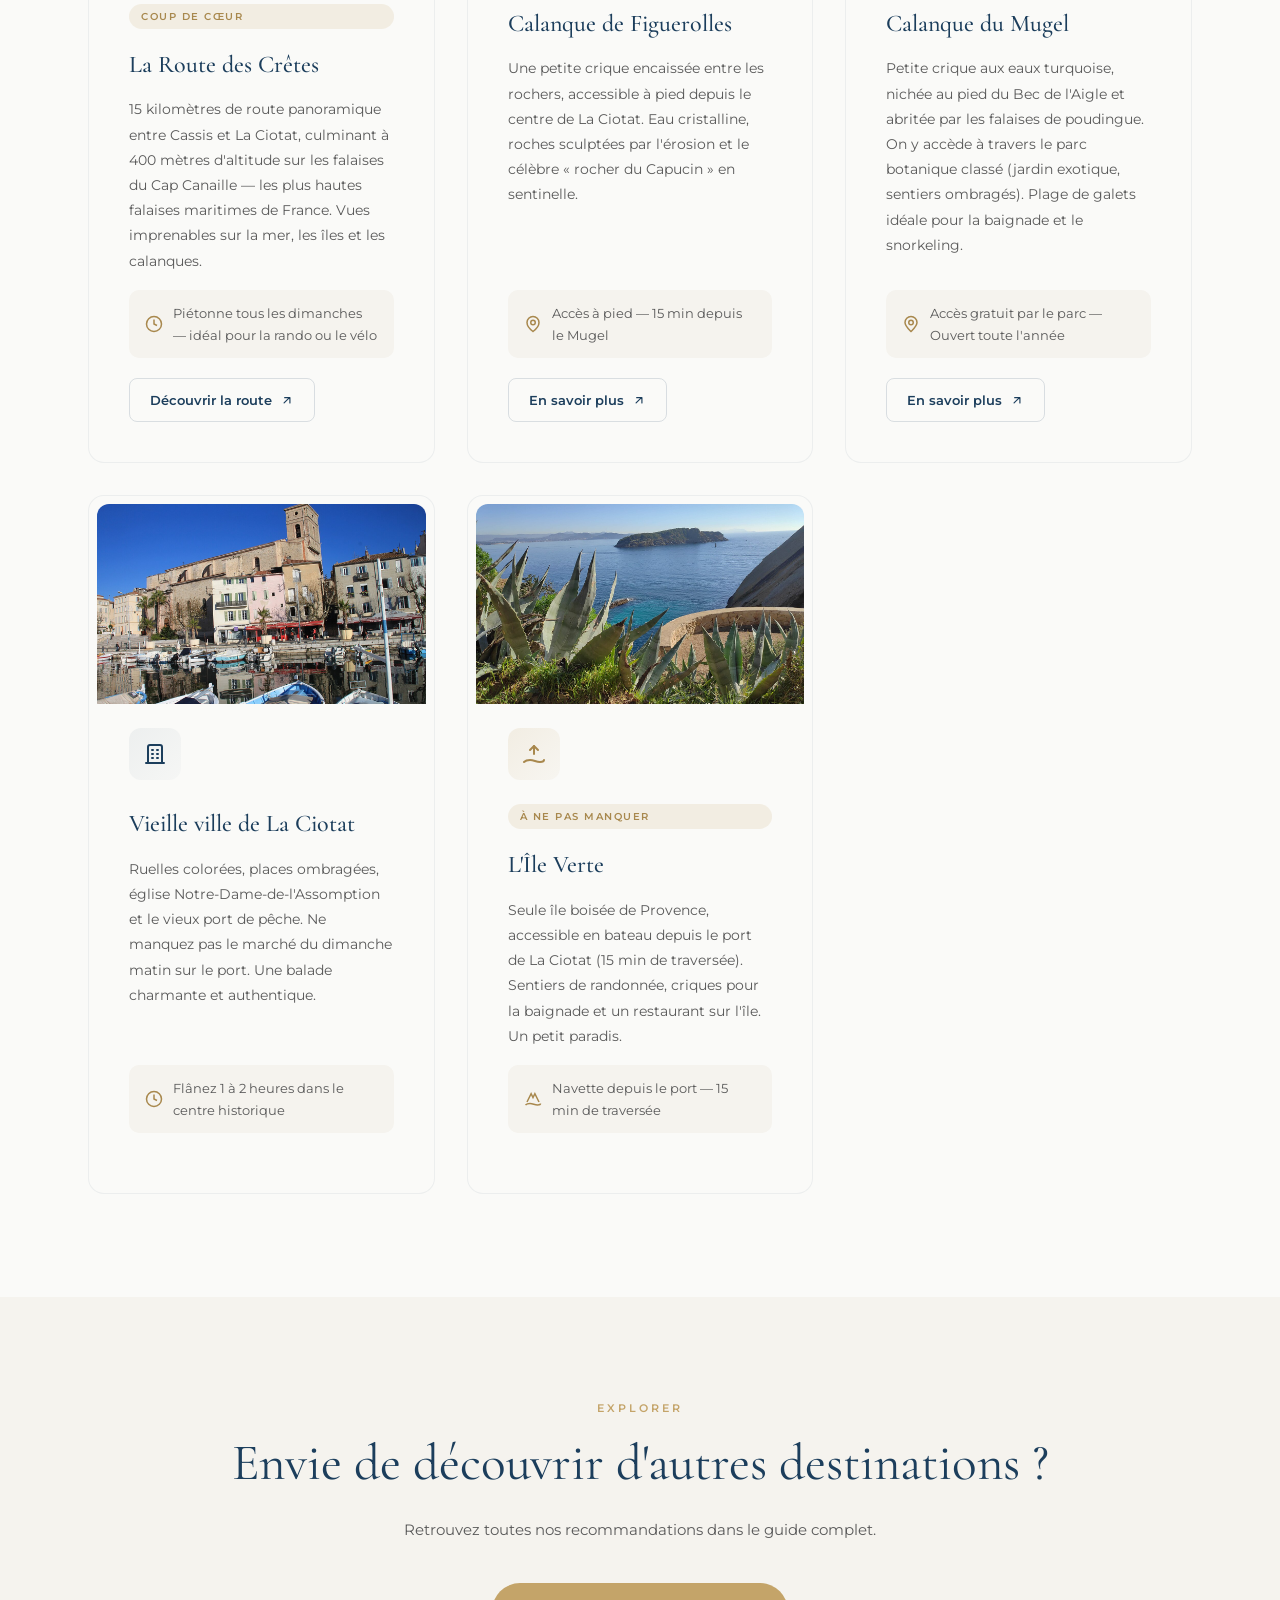
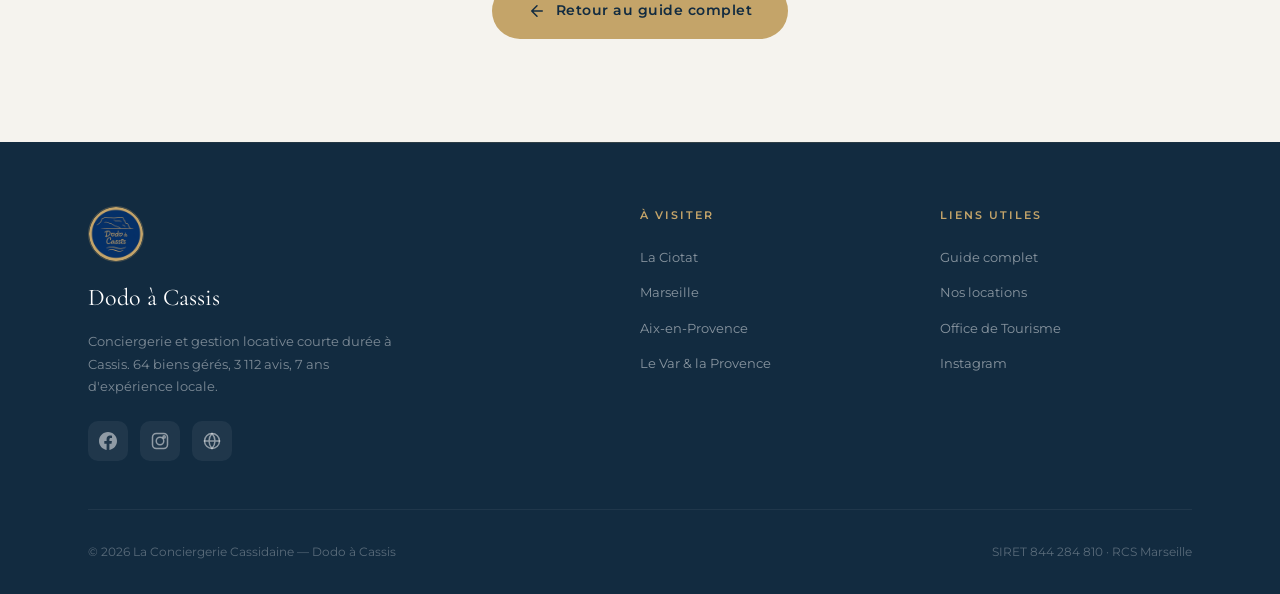
<file: visiter-la-ciotat.html>
<!DOCTYPE html>
<html lang="fr">
<head>
    <meta charset="UTF-8">
    <meta name="viewport" content="width=device-width, initial-scale=1.0">
    <title>La Ciotat & Route des Cr&ecirc;tes — Dodo &agrave; Cassis</title>
    <link rel="alternate" hreflang="fr" href="https://guide.dodo-a-cassis.com/visiter-la-ciotat.html">
    <link rel="alternate" hreflang="en" href="https://guide.dodo-a-cassis.com/en/visiter-la-ciotat.html">
    <link rel="alternate" hreflang="de" href="https://guide.dodo-a-cassis.com/de/visiter-la-ciotat.html">
    <link rel="alternate" hreflang="x-default" href="https://guide.dodo-a-cassis.com/visiter-la-ciotat.html">
    <link rel="preconnect" href="https://fonts.googleapis.com">
    <link rel="preconnect" href="https://fonts.gstatic.com" crossorigin>
    <link href="https://fonts.googleapis.com/css2?family=Cormorant+Garamond:ital,wght@0,300;0,400;0,500;0,600;0,700;1,300;1,400;1,500&family=Montserrat:ital,wght@0,300;0,400;0,500;0,600;0,700;1,400&display=swap" rel="stylesheet">
    <link rel="stylesheet" href="style.css">
</head>
<body>

    <!-- NAVIGATION -->
    <nav class="nav" id="nav">
        <div class="nav__inner">
            <a href="index.html" class="nav__logo">
                <img src="dodo_cassis_capcanaille_gold.png" alt="Dodo &agrave; Cassis" class="nav__logo-img">
                <span class="nav__logo-text">Dodo <em>&agrave;</em> Cassis</span>
            </a>
            <ul class="nav__links" id="navLinks">
                <li><a href="index.html">Accueil</a></li>
                <li><a href="visiter-marseille.html">Marseille</a></li>
                <li><a href="visiter-aix.html">Aix-en-Provence</a></li>
                <li><a href="visiter-environs.html">Le Var &amp; la Provence</a></li>
                <li><a href="https://dodo-a-cassis.com" target="_blank">Nos locations</a></li>
            </ul>
            <div class="lang-switch" role="group" aria-label="Langue">
                <a href="visiter-la-ciotat.html" class="lang-switch__item lang-switch__item--current" hreflang="fr" lang="fr" title="Français" aria-label="Français" aria-current="page"><img src="flags/fr.svg" alt="Français" width="21" height="14" class="lang-switch__flag"></a>
                <a href="en/visiter-la-ciotat.html" class="lang-switch__item" hreflang="en" lang="en" title="English" aria-label="English"><img src="flags/gb.svg" alt="English" width="21" height="14" class="lang-switch__flag"></a>
                <a href="de/visiter-la-ciotat.html" class="lang-switch__item" hreflang="de" lang="de" title="Deutsch" aria-label="Deutsch"><img src="flags/de.svg" alt="Deutsch" width="21" height="14" class="lang-switch__flag"></a>
            </div>
            <button class="nav__mobile-toggle" id="mobileToggle" aria-label="Menu">
                <span></span>
                <span></span>
                <span></span>
            </button>
        </div>
    </nav>

    <!-- HERO -->
    <section class="hero hero--sub">
        <div class="hero__bg" style="background:linear-gradient(to right,rgba(10,25,45,0.8) 0%,rgba(10,25,45,0.5) 40%,rgba(10,25,45,0.2) 75%,rgba(0,0,0,0.15) 100%),url('photo-route-cretes.jpg') center/cover no-repeat;"></div>
        <div class="hero__pattern"></div>
        <div class="hero__content">
            <a href="index.html" class="back-link">
                <svg width="16" height="16" viewBox="0 0 24 24" fill="none" stroke="currentColor" stroke-width="2" stroke-linecap="round" stroke-linejoin="round"><path d="M19 12H5M12 19l-7-7 7-7"/></svg>
                Retour au guide
            </a>
            <p class="hero__label">Escapades</p>
            <h1 class="hero__title">La Ciotat &amp; <em>Route des Cr&ecirc;tes</em></h1>
            <p class="hero__subtitle">
                &Agrave; seulement 15 minutes de Cassis, La Ciotat offre des panoramas spectaculaires, des criques sauvages et un charme proven&ccedil;al authentique.
            </p>
            <div class="distance-banner">
                <svg width="16" height="16" viewBox="0 0 24 24" fill="none" stroke="currentColor" stroke-width="2" stroke-linecap="round" stroke-linejoin="round"><circle cx="12" cy="12" r="10"/><path d="M12 6v6l4 2"/></svg>
                15 min en voiture depuis Cassis
            </div>
        </div>
        <div class="hero__deco"></div>
    </section>

    <!-- INTRO -->
    <section class="intro-section">
        <div class="container">
            <div class="reveal">
                <p class="intro-text">
                    La Ciotat, ville voisine de Cassis, est c&eacute;l&egrave;bre pour ses falaises vertigineuses, ses calanques pr&eacute;serv&eacute;es et son patrimoine cin&eacute;matographique &mdash; c'est ici que les fr&egrave;res Lumi&egrave;re ont film&eacute; <strong>L'Arriv&eacute;e d'un train en gare de La Ciotat</strong>. La route des Cr&ecirc;tes, qui relie Cassis &agrave; La Ciotat, est l'une des plus belles routes panoramiques de France.
                </p>
            </div>
        </div>
    </section>

    <!-- ACTIVITIES -->
    <section class="activities-section">
        <div class="container">
            <div class="reveal">
                <p class="section-label">&Agrave; d&eacute;couvrir</p>
                <h2 class="section-title">Les incontournables</h2>
                <p class="section-subtitle">
                    De la route panoramique aux criques cach&eacute;es, chaque arr&ecirc;t r&eacute;serve une surprise.
                </p>
            </div>
            <div class="activities-grid">

                <!-- Route des Cr&ecirc;tes -->
                <div class="activity-card reveal reveal-delay-1">
                    <div style="height:200px;overflow:hidden;border-radius:12px 12px 0 0;margin:-2rem -2rem 1.5rem -2rem;">
                        <img src="photo-route-cretes.jpg" alt="Vue panoramique de la Route des Cr&ecirc;tes au Cap Canaille, falaises et m&eacute;diterran&eacute;e au coucher du soleil" style="width:100%;height:100%;object-fit:cover;" loading="lazy">
                    </div>
                    <div class="activity-card__icon activity-card__icon--gold">
                        <svg width="24" height="24" viewBox="0 0 24 24" fill="none" stroke="currentColor" stroke-width="2" stroke-linecap="round" stroke-linejoin="round">
                            <path d="M14.7 6.3a1 1 0 000 1.4l1.6 1.6a1 1 0 001.4 0l3.77-3.77a6 6 0 01-7.94 7.94l-6.91 6.91a2.12 2.12 0 01-3-3l6.91-6.91a6 6 0 017.94-7.94l-3.76 3.76z"/>
                        </svg>
                    </div>
                    <span class="activity-card__badge activity-card__badge--highlight">Coup de c&oelig;ur</span>
                    <h3>La Route des Cr&ecirc;tes</h3>
                    <p>
                        15 kilom&egrave;tres de route panoramique entre Cassis et La Ciotat, culminant &agrave; 400 m&egrave;tres d'altitude sur les falaises du Cap Canaille &mdash; les plus hautes falaises maritimes de France. Vues imprenables sur la mer, les &icirc;les et les calanques.
                    </p>
                    <div class="activity-card__info">
                        <svg width="18" height="18" viewBox="0 0 24 24" fill="none" stroke="currentColor" stroke-width="2"><circle cx="12" cy="12" r="10"/><path d="M12 6v6l4 2"/></svg>
                        <span>Pi&eacute;tonne tous les dimanches &mdash; id&eacute;al pour la rando ou le v&eacute;lo</span>
                    </div>
                    <a href="https://en.destinationlaciotat.com/explore/the-calanques-national-park/route-des-cretes/" target="_blank" class="activity-card__cta">
                        D&eacute;couvrir la route
                        <svg width="14" height="14" viewBox="0 0 24 24" fill="none" stroke="currentColor" stroke-width="2" stroke-linecap="round" stroke-linejoin="round"><path d="M7 17l9.2-9.2M17 17V8H8"/></svg>
                    </a>
                </div>

                <!-- Calanque de Figuerolles -->
                <div class="activity-card reveal reveal-delay-2">
                    <div style="height:200px;overflow:hidden;border-radius:12px 12px 0 0;margin:-2rem -2rem 1.5rem -2rem;">
                        <img src="photo-figuerolles.jpg" alt="Calanque de Figuerolles avec le Rocher du Capucin, eau turquoise et falaises de pudding" style="width:100%;height:100%;object-fit:cover;" loading="lazy">
                    </div>
                    <div class="activity-card__icon">
                        <svg width="24" height="24" viewBox="0 0 24 24" fill="none" stroke="currentColor" stroke-width="2" stroke-linecap="round" stroke-linejoin="round">
                            <path d="M2 20s2-2 6-2 6 2 10 2 4-2 4-2"/><path d="M4 16l5.5-11 2.5 5 2.5-5L20 16"/>
                        </svg>
                    </div>
                    <h3>Calanque de Figuerolles</h3>
                    <p>
                        Une petite crique encaiss&eacute;e entre les rochers, accessible &agrave; pied depuis le centre de La Ciotat. Eau cristalline, roches sculpt&eacute;es par l'&eacute;rosion et le c&eacute;l&egrave;bre &laquo; rocher du Capucin &raquo; en sentinelle.
                    </p>
                    <div class="activity-card__info">
                        <svg width="18" height="18" viewBox="0 0 24 24" fill="none" stroke="currentColor" stroke-width="2"><path d="M20 10c0 6-8 12-8 12s-8-6-8-12a8 8 0 1116 0z"/><circle cx="12" cy="10" r="3"/></svg>
                        <span>Acc&egrave;s &agrave; pied &mdash; 15 min depuis le Mugel</span>
                    </div>
                    <a href="https://en.destinationlaciotat.com/" target="_blank" class="activity-card__cta">
                        En savoir plus
                        <svg width="14" height="14" viewBox="0 0 24 24" fill="none" stroke="currentColor" stroke-width="2" stroke-linecap="round" stroke-linejoin="round"><path d="M7 17l9.2-9.2M17 17V8H8"/></svg>
                    </a>
                </div>

                <!-- Calanque du Mugel -->
                <div class="activity-card reveal reveal-delay-3">
                    <div style="height:200px;overflow:hidden;border-radius:12px 12px 0 0;margin:-2rem -2rem 1.5rem -2rem;">
                        <img src="photo-mugel.jpg" alt="Calanque du Mugel &agrave; La Ciotat, eau turquoise nich&eacute;e entre les falaises de poudingue" style="width:100%;height:100%;object-fit:cover;" loading="lazy">
                    </div>
                    <div class="activity-card__icon activity-card__icon--green">
                        <svg width="24" height="24" viewBox="0 0 24 24" fill="none" stroke="currentColor" stroke-width="2" stroke-linecap="round" stroke-linejoin="round">
                            <path d="M12 22c4-4 8-7.5 8-12a8 8 0 10-16 0c0 4.5 4 8 8 12z"/>
                            <circle cx="12" cy="10" r="3"/>
                        </svg>
                    </div>
                    <h3>Calanque du Mugel</h3>
                    <p>
                        Petite crique aux eaux turquoise, nich&eacute;e au pied du Bec de l'Aigle et abrit&eacute;e par les falaises de poudingue. On y acc&egrave;de &agrave; travers le parc botanique class&eacute; (jardin exotique, sentiers ombrag&eacute;s). Plage de galets id&eacute;ale pour la baignade et le snorkeling.
                    </p>
                    <div class="activity-card__info">
                        <svg width="18" height="18" viewBox="0 0 24 24" fill="none" stroke="currentColor" stroke-width="2"><path d="M12 22c4-4 8-7.5 8-12a8 8 0 10-16 0c0 4.5 4 8 8 12z"/><circle cx="12" cy="10" r="3"/></svg>
                        <span>Acc&egrave;s gratuit par le parc &mdash; Ouvert toute l'ann&eacute;e</span>
                    </div>
                    <a href="https://en.destinationlaciotat.com/" target="_blank" class="activity-card__cta">
                        En savoir plus
                        <svg width="14" height="14" viewBox="0 0 24 24" fill="none" stroke="currentColor" stroke-width="2" stroke-linecap="round" stroke-linejoin="round"><path d="M7 17l9.2-9.2M17 17V8H8"/></svg>
                    </a>
                </div>

                <!-- Vieille ville -->
                <div class="activity-card reveal reveal-delay-1">
                    <div style="height:200px;overflow:hidden;border-radius:12px 12px 0 0;margin:-2rem -2rem 1.5rem -2rem;">
                        <img src="photo-vieille-ville-ciotat.jpg" alt="Vieux port de La Ciotat avec l'&eacute;glise Notre-Dame-de-l'Assomption et ses fa&ccedil;ades color&eacute;es" style="width:100%;height:100%;object-fit:cover;" loading="lazy">
                    </div>
                    <div class="activity-card__icon">
                        <svg width="24" height="24" viewBox="0 0 24 24" fill="none" stroke="currentColor" stroke-width="2" stroke-linecap="round" stroke-linejoin="round">
                            <path d="M3 21h18M9 8h1M9 12h1M9 16h1M14 8h1M14 12h1M14 16h1M5 21V5a2 2 0 012-2h10a2 2 0 012 2v16"/>
                        </svg>
                    </div>
                    <h3>Vieille ville de La Ciotat</h3>
                    <p>
                        Ruelles color&eacute;es, places ombrag&eacute;es, &eacute;glise Notre-Dame-de-l'Assomption et le vieux port de p&ecirc;che. Ne manquez pas le march&eacute; du dimanche matin sur le port. Une balade charmante et authentique.
                    </p>
                    <div class="activity-card__info">
                        <svg width="18" height="18" viewBox="0 0 24 24" fill="none" stroke="currentColor" stroke-width="2"><circle cx="12" cy="12" r="10"/><path d="M12 6v6l4 2"/></svg>
                        <span>Fl&acirc;nez 1 &agrave; 2 heures dans le centre historique</span>
                    </div>
                </div>

                <!-- &Icirc;le Verte -->
                <div class="activity-card reveal reveal-delay-2">
                    <div style="height:200px;overflow:hidden;border-radius:12px 12px 0 0;margin:-2rem -2rem 1.5rem -2rem;">
                        <img src="photo-ile-verte.jpg" alt="L'&Icirc;le Verte vue depuis la c&ocirc;te, eau turquoise et agaves au premier plan" style="width:100%;height:100%;object-fit:cover;" loading="lazy">
                    </div>
                    <div class="activity-card__icon activity-card__icon--gold">
                        <svg width="24" height="24" viewBox="0 0 24 24" fill="none" stroke="currentColor" stroke-width="2" stroke-linecap="round" stroke-linejoin="round">
                            <path d="M2 20s2-2 6-2 6 2 10 2 4-2 4-2"/><path d="M12 4v8"/><path d="M8 8l4-4 4 4"/>
                        </svg>
                    </div>
                    <span class="activity-card__badge activity-card__badge--highlight">&Agrave; ne pas manquer</span>
                    <h3>L'&Icirc;le Verte</h3>
                    <p>
                        Seule &icirc;le bois&eacute;e de Provence, accessible en bateau depuis le port de La Ciotat (15 min de travers&eacute;e). Sentiers de randonn&eacute;e, criques pour la baignade et un restaurant sur l'&icirc;le. Un petit paradis.
                    </p>
                    <div class="activity-card__info">
                        <svg width="18" height="18" viewBox="0 0 24 24" fill="none" stroke="currentColor" stroke-width="2"><path d="M2 20s2-2 6-2 6 2 10 2 4-2 4-2"/><path d="M4 16l5.5-11 2.5 5 2.5-5L20 16"/></svg>
                        <span>Navette depuis le port &mdash; 15 min de travers&eacute;e</span>
                    </div>
                </div>

            </div>
        </div>
    </section>

    <!-- RETOUR AU GUIDE -->
    <section class="cta-section">
        <div class="container">
            <div class="reveal">
                <p class="section-label">Explorer</p>
                <h2 class="section-title">Envie de d&eacute;couvrir d'autres destinations ?</h2>
                <p class="section-subtitle">
                    Retrouvez toutes nos recommandations dans le guide complet.
                </p>
            </div>
            <div class="reveal reveal-delay-1">
                <a href="index.html" class="btn-back">
                    <svg width="18" height="18" viewBox="0 0 24 24" fill="none" stroke="currentColor" stroke-width="2" stroke-linecap="round" stroke-linejoin="round"><path d="M19 12H5M12 19l-7-7 7-7"/></svg>
                    Retour au guide complet
                </a>
            </div>
        </div>
    </section>

    <!-- FOOTER -->
    <footer class="footer">
        <div class="container">
            <div class="footer__grid">
                <div class="footer__brand">
                    <img src="dodo_cassis_capcanaille_gold.png" alt="Dodo &agrave; Cassis" style="width:56px;height:56px;border-radius:50%;margin-bottom:1rem;border:1px solid rgba(196,164,105,0.3);">
                    <h3>Dodo &agrave; Cassis</h3>
                    <p>Conciergerie et gestion locative courte dur&eacute;e &agrave; Cassis. 64 biens g&eacute;r&eacute;s, 3 112 avis, 7 ans d'exp&eacute;rience locale.</p>
                    <div class="footer__socials">
                        <a href="https://www.facebook.com/DodoaCassis/" target="_blank" class="footer__social-link" aria-label="Facebook">
                            <svg width="18" height="18" viewBox="0 0 24 24" fill="currentColor"><path d="M24 12.073c0-6.627-5.373-12-12-12s-12 5.373-12 12c0 5.99 4.388 10.954 10.125 11.854v-8.385H7.078v-3.47h3.047V9.43c0-3.007 1.792-4.669 4.533-4.669 1.312 0 2.686.235 2.686.235v2.953H15.83c-1.491 0-1.956.925-1.956 1.874v2.25h3.328l-.532 3.47h-2.796v8.385C19.612 23.027 24 18.062 24 12.073z"/></svg>
                        </a>
                        <a href="https://www.instagram.com/dodo_a_cassis/" target="_blank" class="footer__social-link" aria-label="Instagram">
                            <svg width="18" height="18" viewBox="0 0 24 24" fill="none" stroke="currentColor" stroke-width="2"><rect x="2" y="2" width="20" height="20" rx="5"/><circle cx="12" cy="12" r="5"/><circle cx="17.5" cy="6.5" r="1.5"/></svg>
                        </a>
                        <a href="https://dodo-a-cassis.com" target="_blank" class="footer__social-link" aria-label="Site web">
                            <svg width="18" height="18" viewBox="0 0 24 24" fill="none" stroke="currentColor" stroke-width="2" stroke-linecap="round" stroke-linejoin="round"><circle cx="12" cy="12" r="10"/><path d="M2 12h20M12 2a15.3 15.3 0 014 10 15.3 15.3 0 01-4 10 15.3 15.3 0 01-4-10 15.3 15.3 0 014-10z"/></svg>
                        </a>
                    </div>
                </div>
                <div class="footer__col">
                    <h4>&Agrave; visiter</h4>
                    <ul>
                        <li><a href="visiter-la-ciotat.html">La Ciotat</a></li>
                        <li><a href="visiter-marseille.html">Marseille</a></li>
                        <li><a href="visiter-aix.html">Aix-en-Provence</a></li>
                        <li><a href="visiter-environs.html">Le Var &amp; la Provence</a></li>
                    </ul>
                </div>
                <div class="footer__col">
                    <h4>Liens utiles</h4>
                    <ul>
                        <li><a href="index.html">Guide complet</a></li>
                        <li><a href="https://dodo-a-cassis.com" target="_blank">Nos locations</a></li>
                        <li><a href="https://www.ot-cassis.com" target="_blank">Office de Tourisme</a></li>
                        <li><a href="https://www.instagram.com/dodo_a_cassis/" target="_blank">Instagram</a></li>
                    </ul>
                </div>
            </div>
            <div class="footer__bottom">
                <p>&copy; 2026 La Conciergerie Cassidaine &mdash; Dodo &agrave; Cassis</p>
                <p class="footer__legal">SIRET 844 284 810 &middot; RCS Marseille</p>
            </div>
        </div>
    </footer>

    <!-- JAVASCRIPT -->
    <script>
        // Scroll reveal
        const reveals = document.querySelectorAll('.reveal');
        const observer = new IntersectionObserver((entries) => {
            entries.forEach(entry => {
                if (entry.isIntersecting) {
                    entry.target.classList.add('visible');
                }
            });
        }, { threshold: 0.1, rootMargin: '0px 0px -40px 0px' });
        reveals.forEach(el => observer.observe(el));

        // Nav scroll effect
        const nav = document.getElementById('nav');
        window.addEventListener('scroll', () => {
            nav.classList.toggle('scrolled', window.scrollY > 20);
        });

        // Mobile menu toggle
        const toggle = document.getElementById('mobileToggle');
        const navLinks = document.getElementById('navLinks');
        toggle.addEventListener('click', () => {
            toggle.classList.toggle('active');
            navLinks.classList.toggle('open');
        });
        navLinks.querySelectorAll('a').forEach(link => {
            link.addEventListener('click', () => {
                toggle.classList.remove('active');
                navLinks.classList.remove('open');
            });
        });

        // Language switch: open the other language at the section being read, or at the anchor of
        // the address bar while its target is on screen (the last sections never reach the top).
        // Without JavaScript the flags still open the same page in the other language.
        const langLinks = document.querySelectorAll('.lang-switch a');
        const anchoredSections = document.querySelectorAll('section[id]');
        const syncLangLinks = () => {
            let hash = '';
            anchoredSections.forEach(section => {
                if (section.getBoundingClientRect().top <= nav.offsetHeight + 1) hash = '#' + section.id;
            });
            const target = location.hash.length > 1 && document.getElementById(location.hash.slice(1));
            if (target) {
                const box = target.getBoundingClientRect();
                if (!anchoredSections.length || (box.bottom > nav.offsetHeight && box.top < innerHeight)) hash = location.hash;
            }
            langLinks.forEach(link => {
                link.setAttribute('href', link.getAttribute('href').split('#')[0] + hash);
            });
        };
        syncLangLinks();
        window.addEventListener('scroll', syncLangLinks, { passive: true });
        window.addEventListener('hashchange', syncLangLinks);
        window.addEventListener('resize', syncLangLinks);
        langLinks.forEach(link => link.addEventListener('click', syncLangLinks));
    </script>

</body>
</html>
</file>
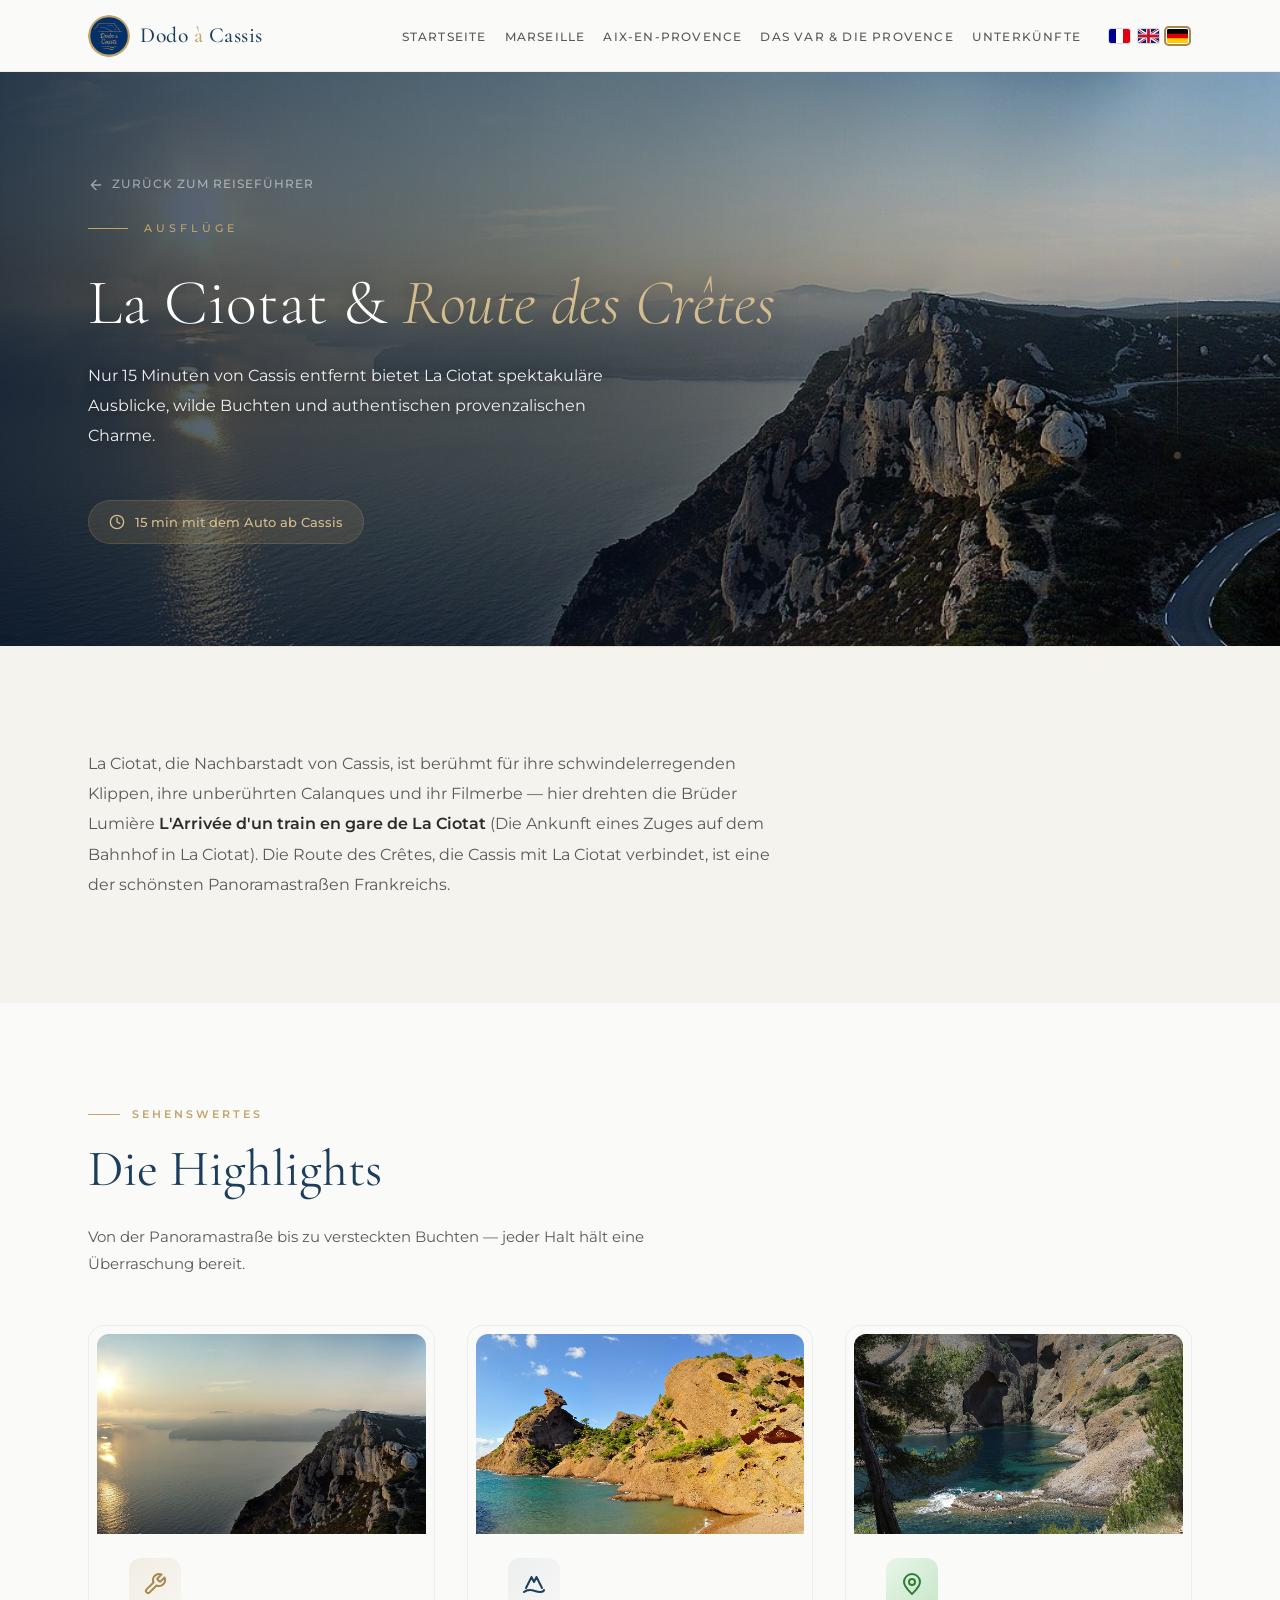
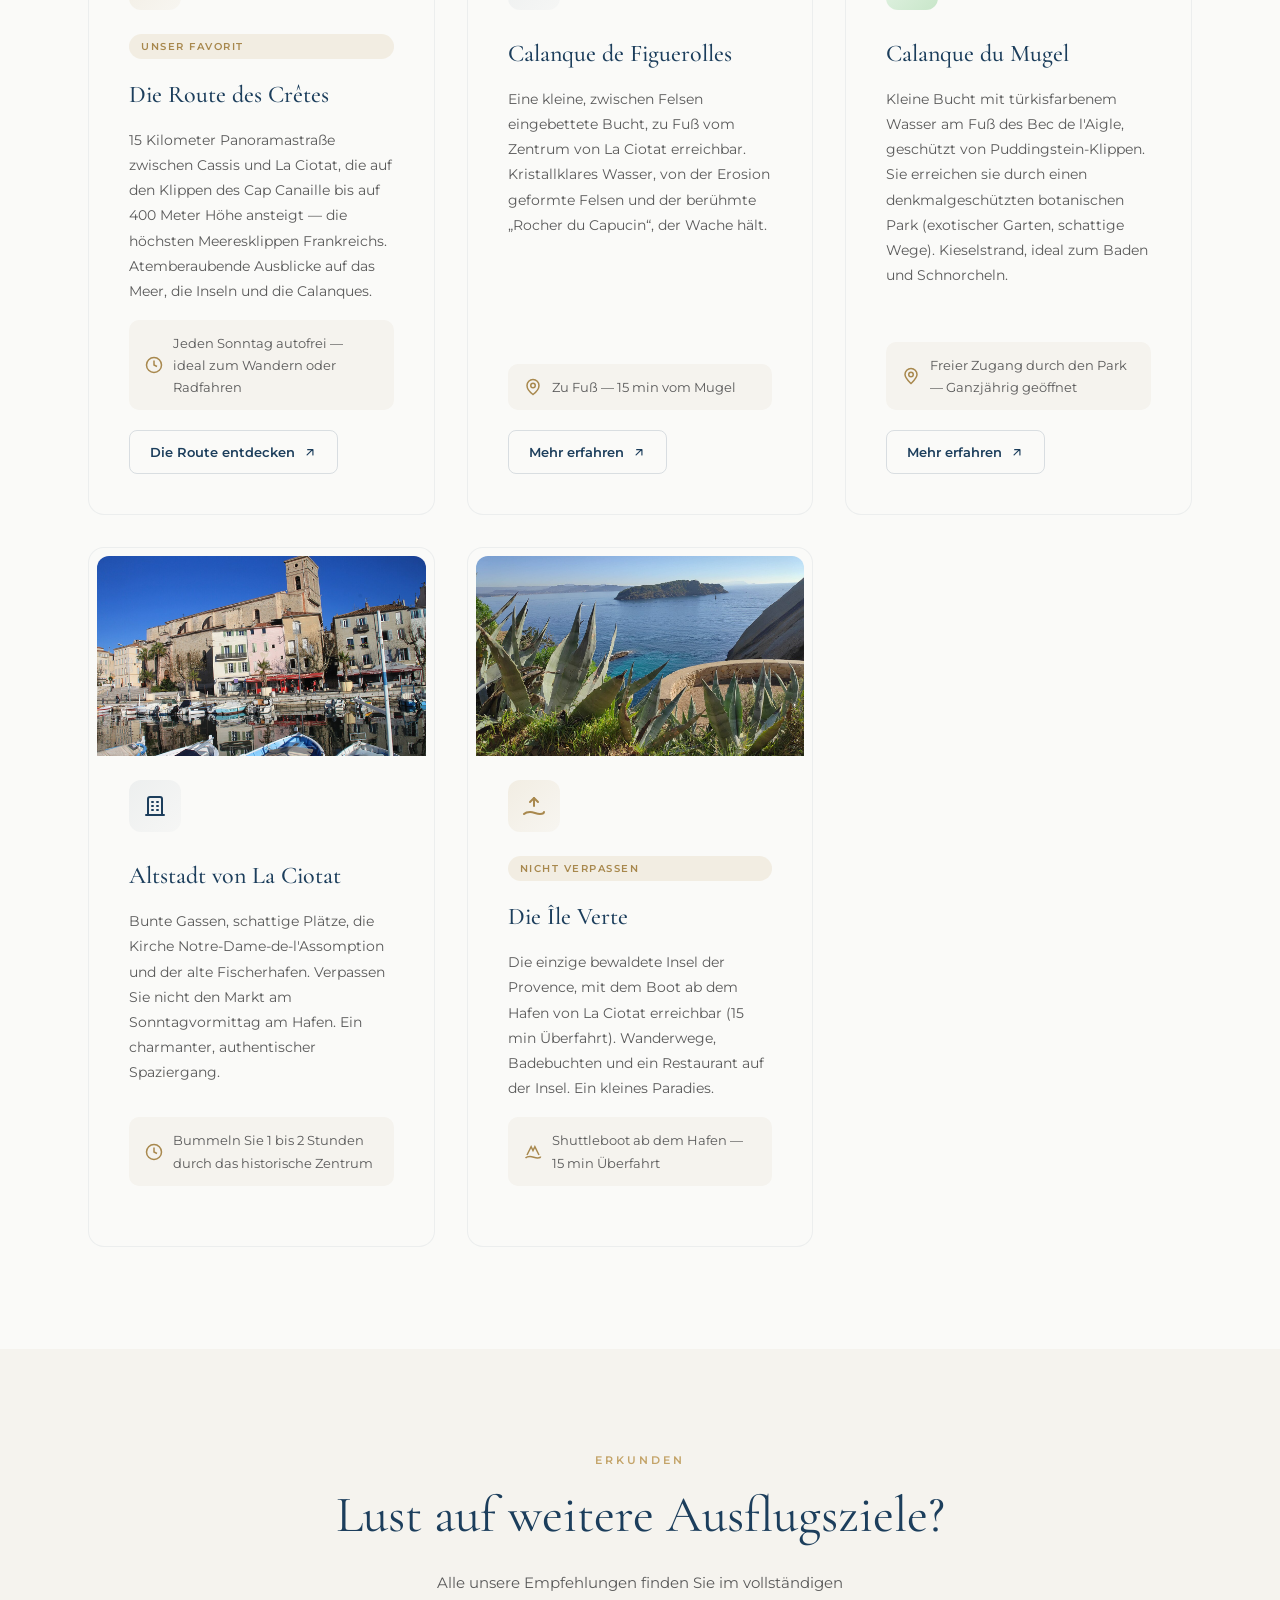
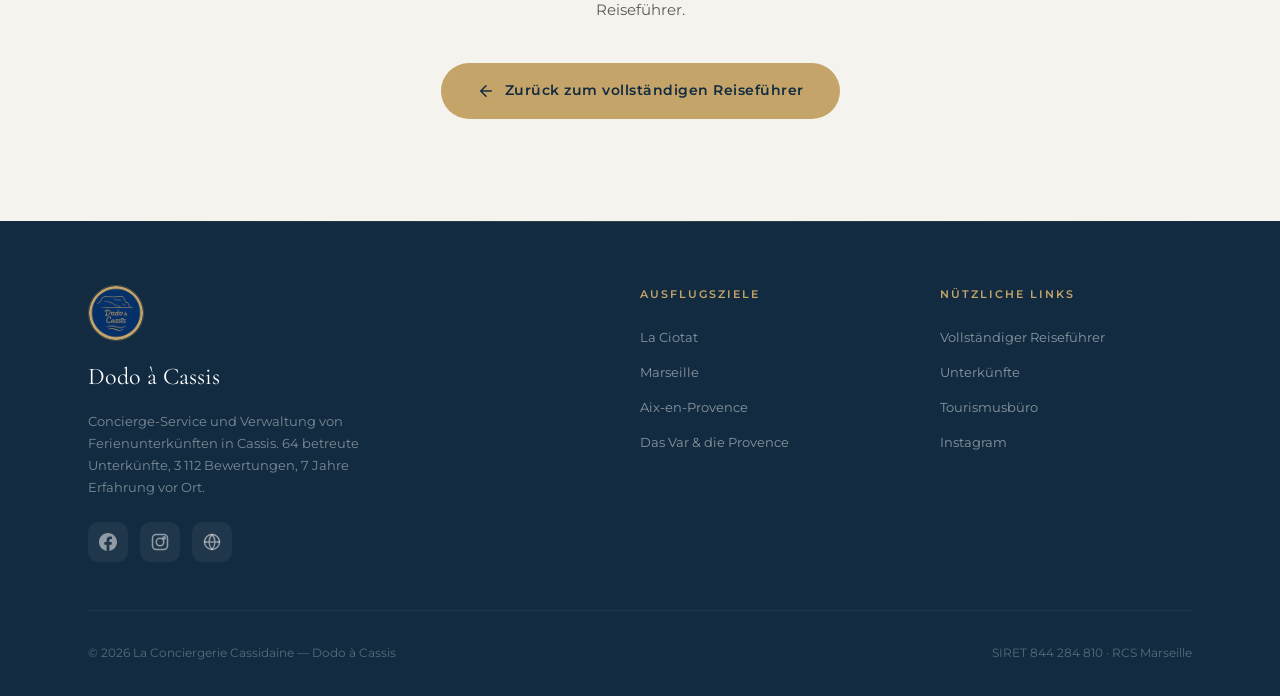
<file: de/visiter-la-ciotat.html>
<!DOCTYPE html>
<!-- Generated by .github/i18n/build.py from ../visiter-la-ciotat.html and .github/i18n/translations.json. Edit those, then run the script again. -->
<html lang="de">
<head>
    <meta charset="UTF-8">
    <meta name="viewport" content="width=device-width, initial-scale=1.0">
    <title>La Ciotat &amp; Route des Crêtes — Dodo à Cassis</title>
    <meta name="description" content="Nur 15 Minuten von Cassis entfernt bietet La Ciotat spektakuläre Ausblicke, wilde Buchten und authentischen provenzalischen Charme.">
    <link rel="alternate" hreflang="fr" href="https://guide.dodo-a-cassis.com/visiter-la-ciotat.html">
    <link rel="alternate" hreflang="en" href="https://guide.dodo-a-cassis.com/en/visiter-la-ciotat.html">
    <link rel="alternate" hreflang="de" href="https://guide.dodo-a-cassis.com/de/visiter-la-ciotat.html">
    <link rel="alternate" hreflang="x-default" href="https://guide.dodo-a-cassis.com/visiter-la-ciotat.html">
    <link rel="preconnect" href="https://fonts.googleapis.com">
    <link rel="preconnect" href="https://fonts.gstatic.com" crossorigin>
    <link href="https://fonts.googleapis.com/css2?family=Cormorant+Garamond:ital,wght@0,300;0,400;0,500;0,600;0,700;1,300;1,400;1,500&family=Montserrat:ital,wght@0,300;0,400;0,500;0,600;0,700;1,400&display=swap" rel="stylesheet">
    <link rel="stylesheet" href="../style.css">
</head>
<body>

    <!-- NAVIGATION -->
    <nav class="nav" id="nav">
        <div class="nav__inner">
            <a href="index.html" class="nav__logo">
                <img src="../dodo_cassis_capcanaille_gold.png" alt="Dodo à Cassis" class="nav__logo-img">
                <span class="nav__logo-text">Dodo <em>à</em> Cassis</span>
            </a>
            <ul class="nav__links" id="navLinks">
                <li><a href="index.html">Startseite</a></li>
                <li><a href="visiter-marseille.html">Marseille</a></li>
                <li><a href="visiter-aix.html">Aix-en-Provence</a></li>
                <li><a href="visiter-environs.html">Das Var &amp; die Provence</a></li>
                <li><a href="https://dodo-a-cassis.com" target="_blank">Unterkünfte</a></li>
            </ul>
            <div class="lang-switch" role="group" aria-label="Sprache">
                <a href="../visiter-la-ciotat.html" class="lang-switch__item" hreflang="fr" lang="fr" title="Français" aria-label="Français"><img src="../flags/fr.svg" alt="Français" width="21" height="14" class="lang-switch__flag"></a>
                <a href="../en/visiter-la-ciotat.html" class="lang-switch__item" hreflang="en" lang="en" title="English" aria-label="English"><img src="../flags/gb.svg" alt="English" width="21" height="14" class="lang-switch__flag"></a>
                <a href="visiter-la-ciotat.html" class="lang-switch__item lang-switch__item--current" hreflang="de" lang="de" title="Deutsch" aria-label="Deutsch" aria-current="page"><img src="../flags/de.svg" alt="Deutsch" width="21" height="14" class="lang-switch__flag"></a>
            </div>
            <button class="nav__mobile-toggle" id="mobileToggle" aria-label="Menü">
                <span></span>
                <span></span>
                <span></span>
            </button>
        </div>
    </nav>

    <!-- HERO -->
    <section class="hero hero--sub">
        <div class="hero__bg" style="background:linear-gradient(to right,rgba(10,25,45,0.8) 0%,rgba(10,25,45,0.5) 40%,rgba(10,25,45,0.2) 75%,rgba(0,0,0,0.15) 100%),url('../photo-route-cretes.jpg') center/cover no-repeat;"></div>
        <div class="hero__pattern"></div>
        <div class="hero__content">
            <a href="index.html" class="back-link">
                <svg width="16" height="16" viewBox="0 0 24 24" fill="none" stroke="currentColor" stroke-width="2" stroke-linecap="round" stroke-linejoin="round"><path d="M19 12H5M12 19l-7-7 7-7"/></svg>
                Zurück zum Reiseführer
            </a>
            <p class="hero__label">Ausflüge</p>
            <h1 class="hero__title">La Ciotat &amp; <em>Route des Crêtes</em></h1>
            <p class="hero__subtitle">
                Nur 15 Minuten von Cassis entfernt bietet La Ciotat spektakuläre Ausblicke, wilde Buchten und authentischen provenzalischen Charme.
            </p>
            <div class="distance-banner">
                <svg width="16" height="16" viewBox="0 0 24 24" fill="none" stroke="currentColor" stroke-width="2" stroke-linecap="round" stroke-linejoin="round"><circle cx="12" cy="12" r="10"/><path d="M12 6v6l4 2"/></svg>
                15 min mit dem Auto ab Cassis
            </div>
        </div>
        <div class="hero__deco"></div>
    </section>

    <!-- INTRO -->
    <section class="intro-section">
        <div class="container">
            <div class="reveal">
                <p class="intro-text">
                    La Ciotat, die Nachbarstadt von Cassis, ist berühmt für ihre schwindelerregenden Klippen, ihre unberührten Calanques und ihr Filmerbe — hier drehten die Brüder Lumière <strong>L'Arrivée d'un train en gare de La Ciotat</strong> (Die Ankunft eines Zuges auf dem Bahnhof in La Ciotat). Die Route des Crêtes, die Cassis mit La Ciotat verbindet, ist eine der schönsten Panoramastraßen Frankreichs.
                </p>
            </div>
        </div>
    </section>

    <!-- ACTIVITIES -->
    <section class="activities-section">
        <div class="container">
            <div class="reveal">
                <p class="section-label">Sehenswertes</p>
                <h2 class="section-title">Die Highlights</h2>
                <p class="section-subtitle">
                    Von der Panoramastraße bis zu versteckten Buchten — jeder Halt hält eine Überraschung bereit.
                </p>
            </div>
            <div class="activities-grid">

                <!-- Route des Cr&ecirc;tes -->
                <div class="activity-card reveal reveal-delay-1">
                    <div style="height:200px;overflow:hidden;border-radius:12px 12px 0 0;margin:-2rem -2rem 1.5rem -2rem;">
                        <img src="../photo-route-cretes.jpg" alt="Panoramablick von der Route des Crêtes am Cap Canaille, Klippen und Mittelmeer bei Sonnenuntergang" style="width:100%;height:100%;object-fit:cover;" loading="lazy">
                    </div>
                    <div class="activity-card__icon activity-card__icon--gold">
                        <svg width="24" height="24" viewBox="0 0 24 24" fill="none" stroke="currentColor" stroke-width="2" stroke-linecap="round" stroke-linejoin="round">
                            <path d="M14.7 6.3a1 1 0 000 1.4l1.6 1.6a1 1 0 001.4 0l3.77-3.77a6 6 0 01-7.94 7.94l-6.91 6.91a2.12 2.12 0 01-3-3l6.91-6.91a6 6 0 017.94-7.94l-3.76 3.76z"/>
                        </svg>
                    </div>
                    <span class="activity-card__badge activity-card__badge--highlight">Unser Favorit</span>
                    <h3>Die Route des Crêtes</h3>
                    <p>
                        15 Kilometer Panoramastraße zwischen Cassis und La Ciotat, die auf den Klippen des Cap Canaille bis auf 400 Meter Höhe ansteigt — die höchsten Meeresklippen Frankreichs. Atemberaubende Ausblicke auf das Meer, die Inseln und die Calanques.
                    </p>
                    <div class="activity-card__info">
                        <svg width="18" height="18" viewBox="0 0 24 24" fill="none" stroke="currentColor" stroke-width="2"><circle cx="12" cy="12" r="10"/><path d="M12 6v6l4 2"/></svg>
                        <span>Jeden Sonntag autofrei — ideal zum Wandern oder Radfahren</span>
                    </div>
                    <a href="https://en.destinationlaciotat.com/explore/the-calanques-national-park/route-des-cretes/" target="_blank" class="activity-card__cta">
                        Die Route entdecken
                        <svg width="14" height="14" viewBox="0 0 24 24" fill="none" stroke="currentColor" stroke-width="2" stroke-linecap="round" stroke-linejoin="round"><path d="M7 17l9.2-9.2M17 17V8H8"/></svg>
                    </a>
                </div>

                <!-- Calanque de Figuerolles -->
                <div class="activity-card reveal reveal-delay-2">
                    <div style="height:200px;overflow:hidden;border-radius:12px 12px 0 0;margin:-2rem -2rem 1.5rem -2rem;">
                        <img src="../photo-figuerolles.jpg" alt="Die Calanque de Figuerolles mit dem Rocher du Capucin, türkisfarbenem Wasser und Puddingstein-Klippen" style="width:100%;height:100%;object-fit:cover;" loading="lazy">
                    </div>
                    <div class="activity-card__icon">
                        <svg width="24" height="24" viewBox="0 0 24 24" fill="none" stroke="currentColor" stroke-width="2" stroke-linecap="round" stroke-linejoin="round">
                            <path d="M2 20s2-2 6-2 6 2 10 2 4-2 4-2"/><path d="M4 16l5.5-11 2.5 5 2.5-5L20 16"/>
                        </svg>
                    </div>
                    <h3>Calanque de Figuerolles</h3>
                    <p>
                        Eine kleine, zwischen Felsen eingebettete Bucht, zu Fuß vom Zentrum von La Ciotat erreichbar. Kristallklares Wasser, von der Erosion geformte Felsen und der berühmte „Rocher du Capucin“, der Wache hält.
                    </p>
                    <div class="activity-card__info">
                        <svg width="18" height="18" viewBox="0 0 24 24" fill="none" stroke="currentColor" stroke-width="2"><path d="M20 10c0 6-8 12-8 12s-8-6-8-12a8 8 0 1116 0z"/><circle cx="12" cy="10" r="3"/></svg>
                        <span>Zu Fuß — 15 min vom Mugel</span>
                    </div>
                    <a href="https://en.destinationlaciotat.com/" target="_blank" class="activity-card__cta">
                        Mehr erfahren
                        <svg width="14" height="14" viewBox="0 0 24 24" fill="none" stroke="currentColor" stroke-width="2" stroke-linecap="round" stroke-linejoin="round"><path d="M7 17l9.2-9.2M17 17V8H8"/></svg>
                    </a>
                </div>

                <!-- Calanque du Mugel -->
                <div class="activity-card reveal reveal-delay-3">
                    <div style="height:200px;overflow:hidden;border-radius:12px 12px 0 0;margin:-2rem -2rem 1.5rem -2rem;">
                        <img src="../photo-mugel.jpg" alt="Die Calanque du Mugel in La Ciotat, türkisfarbenes Wasser zwischen Puddingstein-Klippen" style="width:100%;height:100%;object-fit:cover;" loading="lazy">
                    </div>
                    <div class="activity-card__icon activity-card__icon--green">
                        <svg width="24" height="24" viewBox="0 0 24 24" fill="none" stroke="currentColor" stroke-width="2" stroke-linecap="round" stroke-linejoin="round">
                            <path d="M12 22c4-4 8-7.5 8-12a8 8 0 10-16 0c0 4.5 4 8 8 12z"/>
                            <circle cx="12" cy="10" r="3"/>
                        </svg>
                    </div>
                    <h3>Calanque du Mugel</h3>
                    <p>
                        Kleine Bucht mit türkisfarbenem Wasser am Fuß des Bec de l'Aigle, geschützt von Puddingstein-Klippen. Sie erreichen sie durch einen denkmalgeschützten botanischen Park (exotischer Garten, schattige Wege). Kieselstrand, ideal zum Baden und Schnorcheln.
                    </p>
                    <div class="activity-card__info">
                        <svg width="18" height="18" viewBox="0 0 24 24" fill="none" stroke="currentColor" stroke-width="2"><path d="M12 22c4-4 8-7.5 8-12a8 8 0 10-16 0c0 4.5 4 8 8 12z"/><circle cx="12" cy="10" r="3"/></svg>
                        <span>Freier Zugang durch den Park — Ganzjährig geöffnet</span>
                    </div>
                    <a href="https://en.destinationlaciotat.com/" target="_blank" class="activity-card__cta">
                        Mehr erfahren
                        <svg width="14" height="14" viewBox="0 0 24 24" fill="none" stroke="currentColor" stroke-width="2" stroke-linecap="round" stroke-linejoin="round"><path d="M7 17l9.2-9.2M17 17V8H8"/></svg>
                    </a>
                </div>

                <!-- Vieille ville -->
                <div class="activity-card reveal reveal-delay-1">
                    <div style="height:200px;overflow:hidden;border-radius:12px 12px 0 0;margin:-2rem -2rem 1.5rem -2rem;">
                        <img src="../photo-vieille-ville-ciotat.jpg" alt="Der alte Hafen von La Ciotat mit der Kirche Notre-Dame-de-l'Assomption und bunten Fassaden" style="width:100%;height:100%;object-fit:cover;" loading="lazy">
                    </div>
                    <div class="activity-card__icon">
                        <svg width="24" height="24" viewBox="0 0 24 24" fill="none" stroke="currentColor" stroke-width="2" stroke-linecap="round" stroke-linejoin="round">
                            <path d="M3 21h18M9 8h1M9 12h1M9 16h1M14 8h1M14 12h1M14 16h1M5 21V5a2 2 0 012-2h10a2 2 0 012 2v16"/>
                        </svg>
                    </div>
                    <h3>Altstadt von La Ciotat</h3>
                    <p>
                        Bunte Gassen, schattige Plätze, die Kirche Notre-Dame-de-l'Assomption und der alte Fischerhafen. Verpassen Sie nicht den Markt am Sonntagvormittag am Hafen. Ein charmanter, authentischer Spaziergang.
                    </p>
                    <div class="activity-card__info">
                        <svg width="18" height="18" viewBox="0 0 24 24" fill="none" stroke="currentColor" stroke-width="2"><circle cx="12" cy="12" r="10"/><path d="M12 6v6l4 2"/></svg>
                        <span>Bummeln Sie 1 bis 2 Stunden durch das historische Zentrum</span>
                    </div>
                </div>

                <!-- &Icirc;le Verte -->
                <div class="activity-card reveal reveal-delay-2">
                    <div style="height:200px;overflow:hidden;border-radius:12px 12px 0 0;margin:-2rem -2rem 1.5rem -2rem;">
                        <img src="../photo-ile-verte.jpg" alt="Die Île Verte von der Küste aus gesehen, mit türkisfarbenem Wasser und Agaven im Vordergrund" style="width:100%;height:100%;object-fit:cover;" loading="lazy">
                    </div>
                    <div class="activity-card__icon activity-card__icon--gold">
                        <svg width="24" height="24" viewBox="0 0 24 24" fill="none" stroke="currentColor" stroke-width="2" stroke-linecap="round" stroke-linejoin="round">
                            <path d="M2 20s2-2 6-2 6 2 10 2 4-2 4-2"/><path d="M12 4v8"/><path d="M8 8l4-4 4 4"/>
                        </svg>
                    </div>
                    <span class="activity-card__badge activity-card__badge--highlight">Nicht verpassen</span>
                    <h3>Die Île Verte</h3>
                    <p>
                        Die einzige bewaldete Insel der Provence, mit dem Boot ab dem Hafen von La Ciotat erreichbar (15 min Überfahrt). Wanderwege, Badebuchten und ein Restaurant auf der Insel. Ein kleines Paradies.
                    </p>
                    <div class="activity-card__info">
                        <svg width="18" height="18" viewBox="0 0 24 24" fill="none" stroke="currentColor" stroke-width="2"><path d="M2 20s2-2 6-2 6 2 10 2 4-2 4-2"/><path d="M4 16l5.5-11 2.5 5 2.5-5L20 16"/></svg>
                        <span>Shuttleboot ab dem Hafen — 15 min Überfahrt</span>
                    </div>
                </div>

            </div>
        </div>
    </section>

    <!-- RETOUR AU GUIDE -->
    <section class="cta-section">
        <div class="container">
            <div class="reveal">
                <p class="section-label">Erkunden</p>
                <h2 class="section-title">Lust auf weitere Ausflugsziele?</h2>
                <p class="section-subtitle">
                    Alle unsere Empfehlungen finden Sie im vollständigen Reiseführer.
                </p>
            </div>
            <div class="reveal reveal-delay-1">
                <a href="index.html" class="btn-back">
                    <svg width="18" height="18" viewBox="0 0 24 24" fill="none" stroke="currentColor" stroke-width="2" stroke-linecap="round" stroke-linejoin="round"><path d="M19 12H5M12 19l-7-7 7-7"/></svg>
                    Zurück zum vollständigen Reiseführer
                </a>
            </div>
        </div>
    </section>

    <!-- FOOTER -->
    <footer class="footer">
        <div class="container">
            <div class="footer__grid">
                <div class="footer__brand">
                    <img src="../dodo_cassis_capcanaille_gold.png" alt="Dodo à Cassis" style="width:56px;height:56px;border-radius:50%;margin-bottom:1rem;border:1px solid rgba(196,164,105,0.3);">
                    <h3>Dodo à Cassis</h3>
                    <p>Concierge-Service und Verwaltung von Ferienunterkünften in Cassis. 64 betreute Unterkünfte, 3 112 Bewertungen, 7 Jahre Erfahrung vor Ort.</p>
                    <div class="footer__socials">
                        <a href="https://www.facebook.com/DodoaCassis/" target="_blank" class="footer__social-link" aria-label="Facebook">
                            <svg width="18" height="18" viewBox="0 0 24 24" fill="currentColor"><path d="M24 12.073c0-6.627-5.373-12-12-12s-12 5.373-12 12c0 5.99 4.388 10.954 10.125 11.854v-8.385H7.078v-3.47h3.047V9.43c0-3.007 1.792-4.669 4.533-4.669 1.312 0 2.686.235 2.686.235v2.953H15.83c-1.491 0-1.956.925-1.956 1.874v2.25h3.328l-.532 3.47h-2.796v8.385C19.612 23.027 24 18.062 24 12.073z"/></svg>
                        </a>
                        <a href="https://www.instagram.com/dodo_a_cassis/" target="_blank" class="footer__social-link" aria-label="Instagram">
                            <svg width="18" height="18" viewBox="0 0 24 24" fill="none" stroke="currentColor" stroke-width="2"><rect x="2" y="2" width="20" height="20" rx="5"/><circle cx="12" cy="12" r="5"/><circle cx="17.5" cy="6.5" r="1.5"/></svg>
                        </a>
                        <a href="https://dodo-a-cassis.com" target="_blank" class="footer__social-link" aria-label="Website">
                            <svg width="18" height="18" viewBox="0 0 24 24" fill="none" stroke="currentColor" stroke-width="2" stroke-linecap="round" stroke-linejoin="round"><circle cx="12" cy="12" r="10"/><path d="M2 12h20M12 2a15.3 15.3 0 014 10 15.3 15.3 0 01-4 10 15.3 15.3 0 01-4-10 15.3 15.3 0 014-10z"/></svg>
                        </a>
                    </div>
                </div>
                <div class="footer__col">
                    <h4>Ausflugsziele</h4>
                    <ul>
                        <li><a href="visiter-la-ciotat.html">La Ciotat</a></li>
                        <li><a href="visiter-marseille.html">Marseille</a></li>
                        <li><a href="visiter-aix.html">Aix-en-Provence</a></li>
                        <li><a href="visiter-environs.html">Das Var &amp; die Provence</a></li>
                    </ul>
                </div>
                <div class="footer__col">
                    <h4>Nützliche Links</h4>
                    <ul>
                        <li><a href="index.html">Vollständiger Reiseführer</a></li>
                        <li><a href="https://dodo-a-cassis.com" target="_blank">Unterkünfte</a></li>
                        <li><a href="https://www.ot-cassis.com" target="_blank">Tourismusbüro</a></li>
                        <li><a href="https://www.instagram.com/dodo_a_cassis/" target="_blank">Instagram</a></li>
                    </ul>
                </div>
            </div>
            <div class="footer__bottom">
                <p>© 2026 La Conciergerie Cassidaine — Dodo à Cassis</p>
                <p class="footer__legal">SIRET 844 284 810 · RCS Marseille</p>
            </div>
        </div>
    </footer>

    <!-- JAVASCRIPT -->
    <script>
        // Scroll reveal
        const reveals = document.querySelectorAll('.reveal');
        const observer = new IntersectionObserver((entries) => {
            entries.forEach(entry => {
                if (entry.isIntersecting) {
                    entry.target.classList.add('visible');
                }
            });
        }, { threshold: 0.1, rootMargin: '0px 0px -40px 0px' });
        reveals.forEach(el => observer.observe(el));

        // Nav scroll effect
        const nav = document.getElementById('nav');
        window.addEventListener('scroll', () => {
            nav.classList.toggle('scrolled', window.scrollY > 20);
        });

        // Mobile menu toggle
        const toggle = document.getElementById('mobileToggle');
        const navLinks = document.getElementById('navLinks');
        toggle.addEventListener('click', () => {
            toggle.classList.toggle('active');
            navLinks.classList.toggle('open');
        });
        navLinks.querySelectorAll('a').forEach(link => {
            link.addEventListener('click', () => {
                toggle.classList.remove('active');
                navLinks.classList.remove('open');
            });
        });

        // Language switch: open the other language at the section being read, or at the anchor of
        // the address bar while its target is on screen (the last sections never reach the top).
        // Without JavaScript the flags still open the same page in the other language.
        const langLinks = document.querySelectorAll('.lang-switch a');
        const anchoredSections = document.querySelectorAll('section[id]');
        const syncLangLinks = () => {
            let hash = '';
            anchoredSections.forEach(section => {
                if (section.getBoundingClientRect().top <= nav.offsetHeight + 1) hash = '#' + section.id;
            });
            const target = location.hash.length > 1 && document.getElementById(location.hash.slice(1));
            if (target) {
                const box = target.getBoundingClientRect();
                if (!anchoredSections.length || (box.bottom > nav.offsetHeight && box.top < innerHeight)) hash = location.hash;
            }
            langLinks.forEach(link => {
                link.setAttribute('href', link.getAttribute('href').split('#')[0] + hash);
            });
        };
        syncLangLinks();
        window.addEventListener('scroll', syncLangLinks, { passive: true });
        window.addEventListener('hashchange', syncLangLinks);
        window.addEventListener('resize', syncLangLinks);
        langLinks.forEach(link => link.addEventListener('click', syncLangLinks));
    </script>

</body>
</html>
</file>
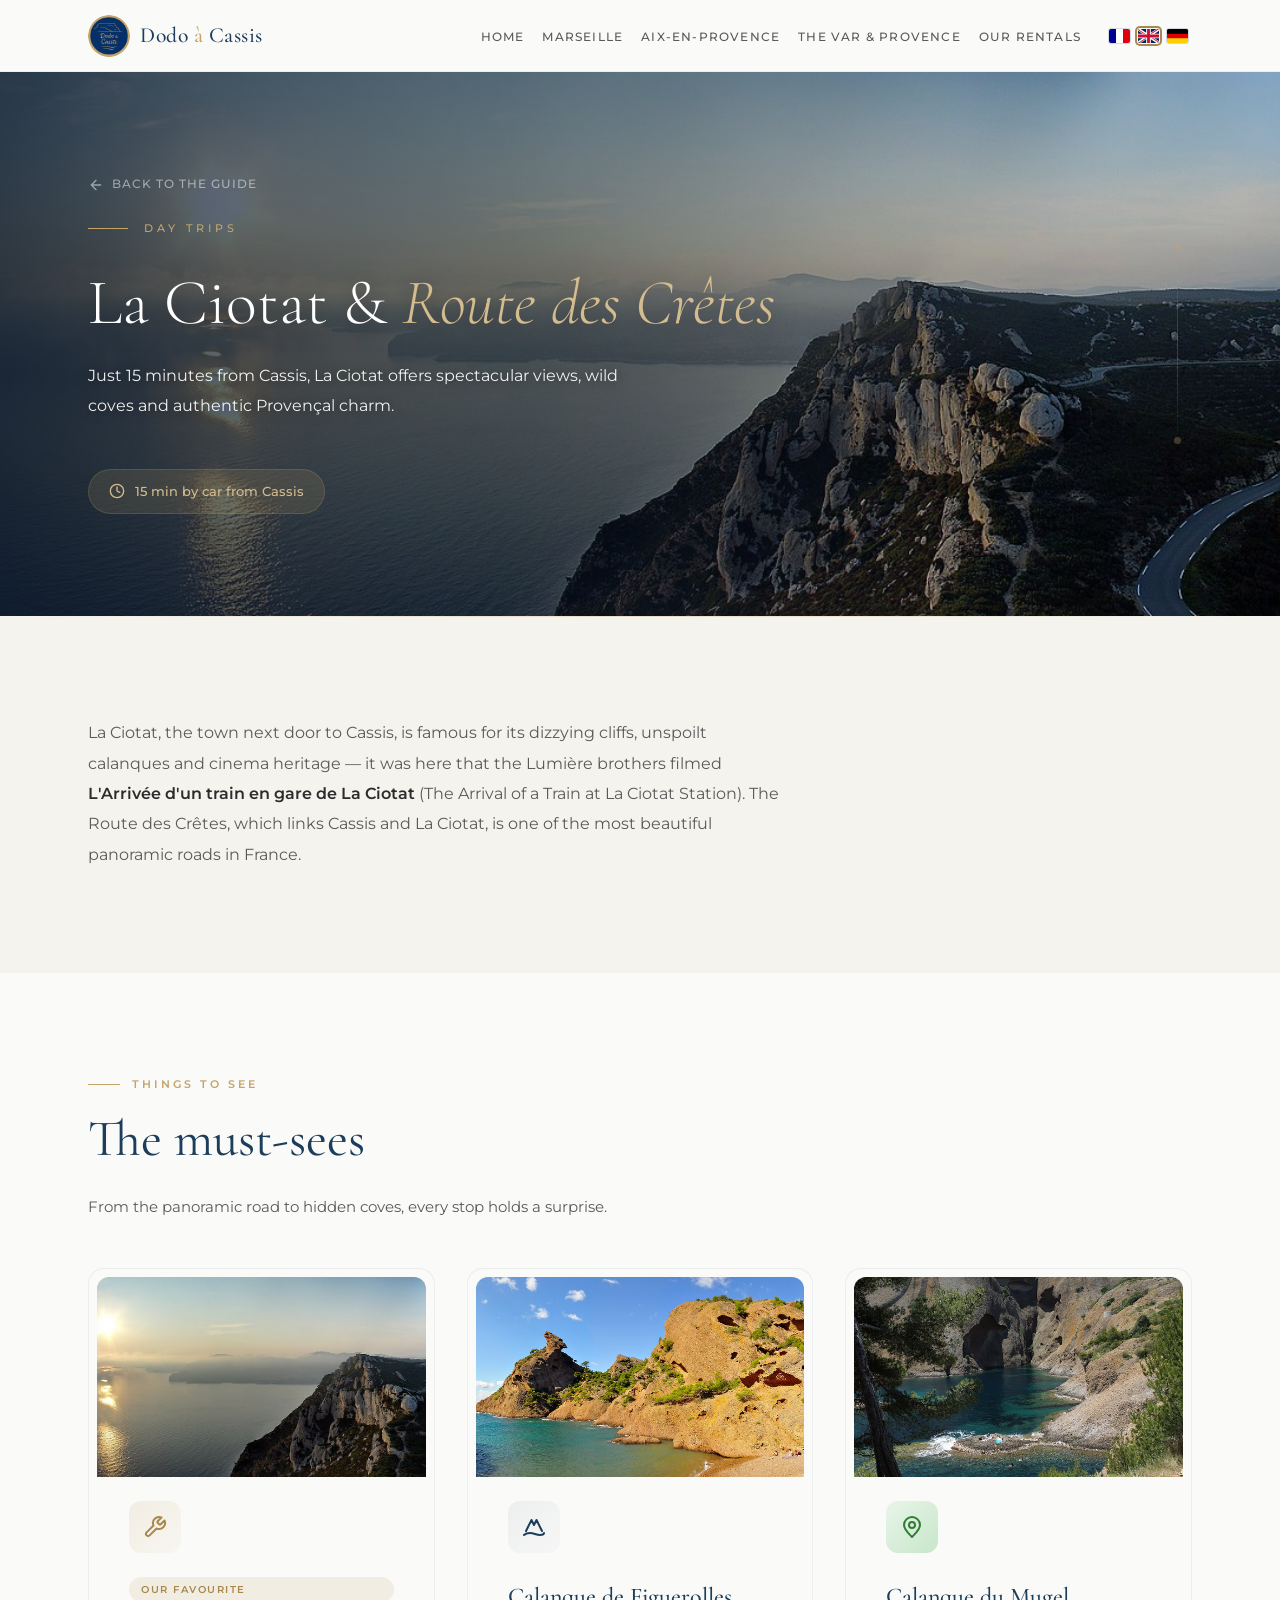
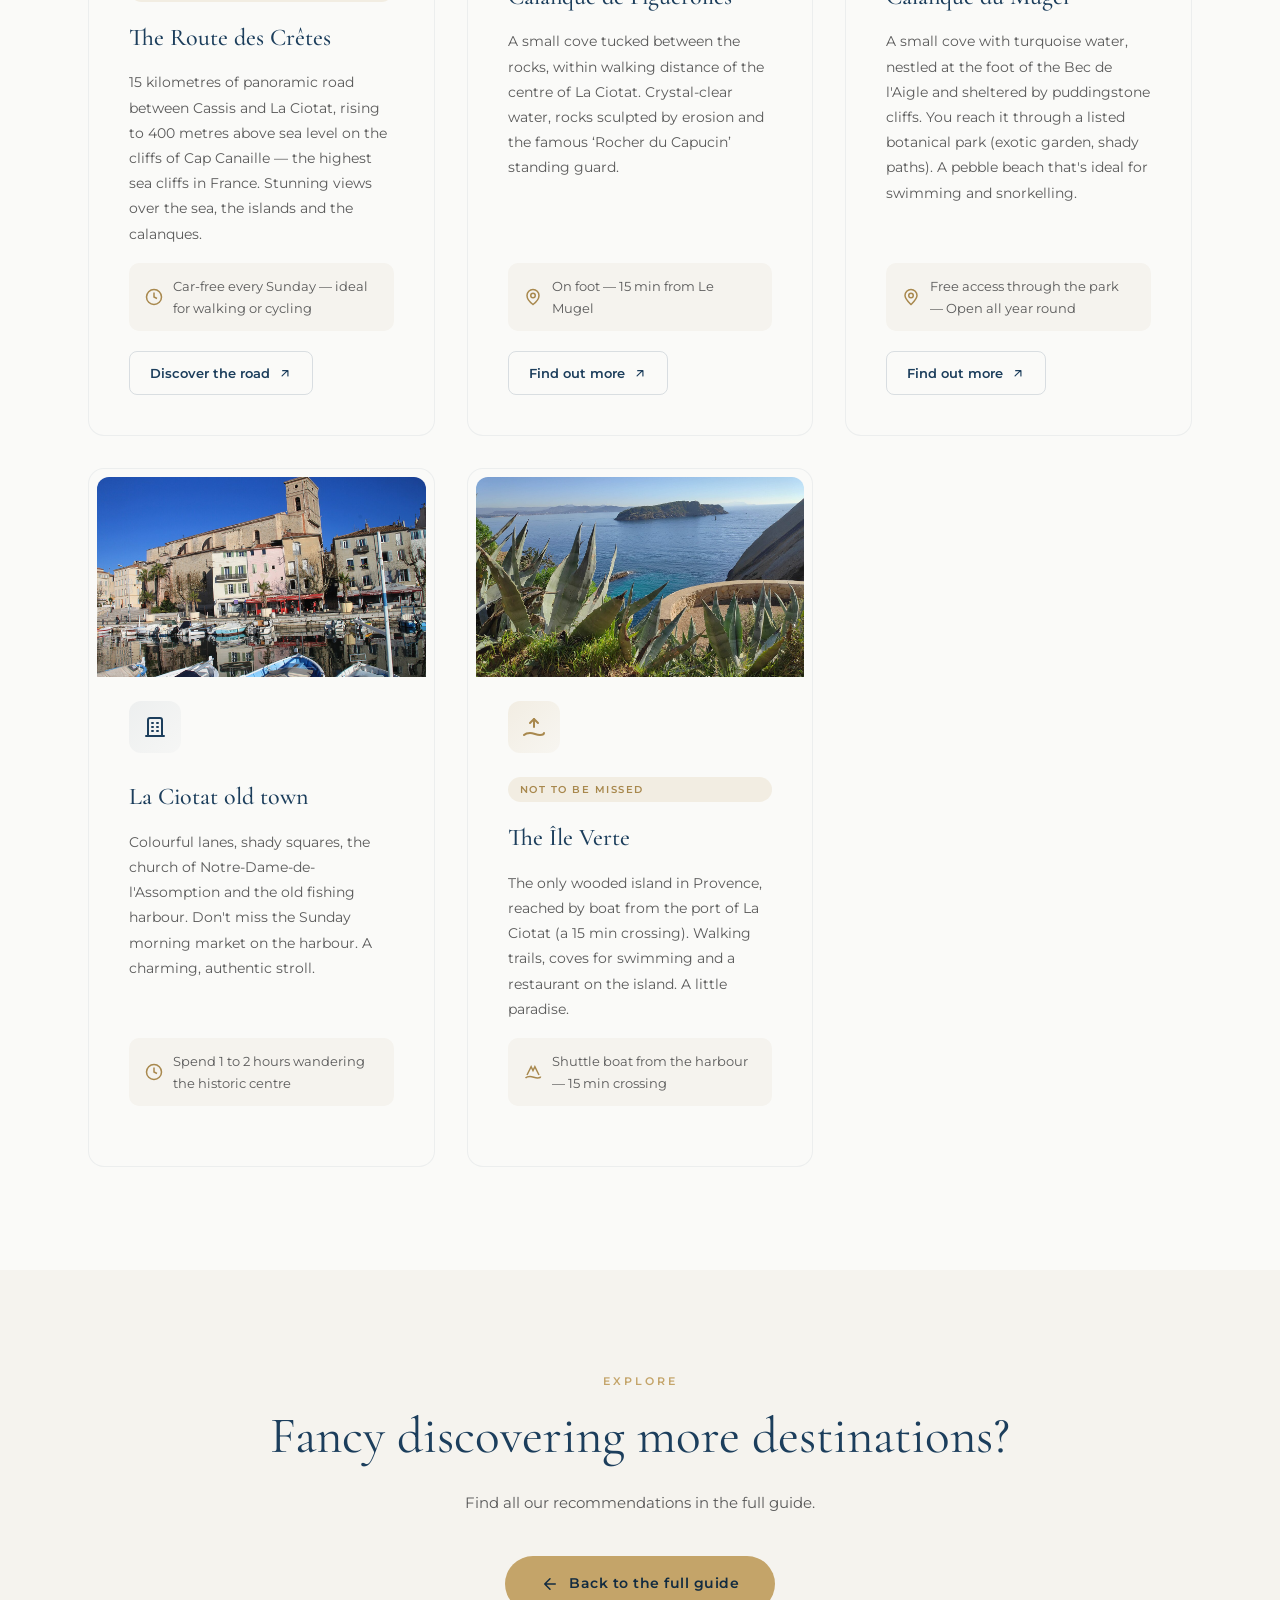
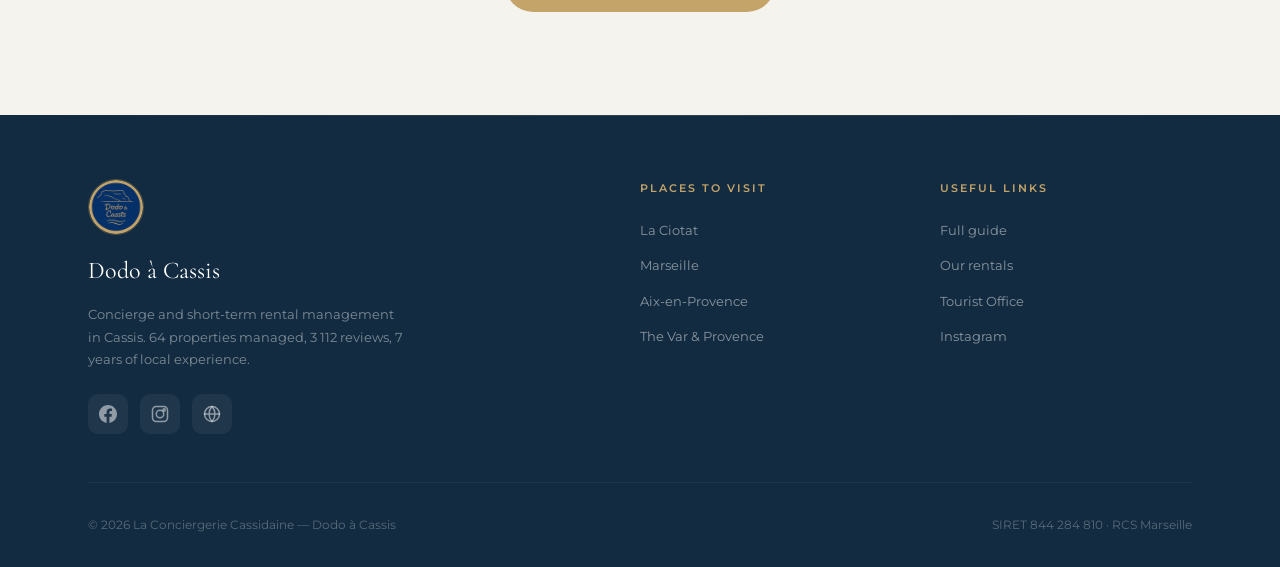
<file: en/visiter-la-ciotat.html>
<!DOCTYPE html>
<!-- Generated by .github/i18n/build.py from ../visiter-la-ciotat.html and .github/i18n/translations.json. Edit those, then run the script again. -->
<html lang="en-GB">
<head>
    <meta charset="UTF-8">
    <meta name="viewport" content="width=device-width, initial-scale=1.0">
    <title>La Ciotat &amp; Route des Crêtes — Dodo à Cassis</title>
    <meta name="description" content="Just 15 minutes from Cassis, La Ciotat offers spectacular views, wild coves and authentic Provençal charm.">
    <link rel="alternate" hreflang="fr" href="https://guide.dodo-a-cassis.com/visiter-la-ciotat.html">
    <link rel="alternate" hreflang="en" href="https://guide.dodo-a-cassis.com/en/visiter-la-ciotat.html">
    <link rel="alternate" hreflang="de" href="https://guide.dodo-a-cassis.com/de/visiter-la-ciotat.html">
    <link rel="alternate" hreflang="x-default" href="https://guide.dodo-a-cassis.com/visiter-la-ciotat.html">
    <link rel="preconnect" href="https://fonts.googleapis.com">
    <link rel="preconnect" href="https://fonts.gstatic.com" crossorigin>
    <link href="https://fonts.googleapis.com/css2?family=Cormorant+Garamond:ital,wght@0,300;0,400;0,500;0,600;0,700;1,300;1,400;1,500&family=Montserrat:ital,wght@0,300;0,400;0,500;0,600;0,700;1,400&display=swap" rel="stylesheet">
    <link rel="stylesheet" href="../style.css">
</head>
<body>

    <!-- NAVIGATION -->
    <nav class="nav" id="nav">
        <div class="nav__inner">
            <a href="index.html" class="nav__logo">
                <img src="../dodo_cassis_capcanaille_gold.png" alt="Dodo à Cassis" class="nav__logo-img">
                <span class="nav__logo-text">Dodo <em>à</em> Cassis</span>
            </a>
            <ul class="nav__links" id="navLinks">
                <li><a href="index.html">Home</a></li>
                <li><a href="visiter-marseille.html">Marseille</a></li>
                <li><a href="visiter-aix.html">Aix-en-Provence</a></li>
                <li><a href="visiter-environs.html">The Var &amp; Provence</a></li>
                <li><a href="https://dodo-a-cassis.com" target="_blank">Our rentals</a></li>
            </ul>
            <div class="lang-switch" role="group" aria-label="Language">
                <a href="../visiter-la-ciotat.html" class="lang-switch__item" hreflang="fr" lang="fr" title="Français" aria-label="Français"><img src="../flags/fr.svg" alt="Français" width="21" height="14" class="lang-switch__flag"></a>
                <a href="visiter-la-ciotat.html" class="lang-switch__item lang-switch__item--current" hreflang="en" lang="en" title="English" aria-label="English" aria-current="page"><img src="../flags/gb.svg" alt="English" width="21" height="14" class="lang-switch__flag"></a>
                <a href="../de/visiter-la-ciotat.html" class="lang-switch__item" hreflang="de" lang="de" title="Deutsch" aria-label="Deutsch"><img src="../flags/de.svg" alt="Deutsch" width="21" height="14" class="lang-switch__flag"></a>
            </div>
            <button class="nav__mobile-toggle" id="mobileToggle" aria-label="Menu">
                <span></span>
                <span></span>
                <span></span>
            </button>
        </div>
    </nav>

    <!-- HERO -->
    <section class="hero hero--sub">
        <div class="hero__bg" style="background:linear-gradient(to right,rgba(10,25,45,0.8) 0%,rgba(10,25,45,0.5) 40%,rgba(10,25,45,0.2) 75%,rgba(0,0,0,0.15) 100%),url('../photo-route-cretes.jpg') center/cover no-repeat;"></div>
        <div class="hero__pattern"></div>
        <div class="hero__content">
            <a href="index.html" class="back-link">
                <svg width="16" height="16" viewBox="0 0 24 24" fill="none" stroke="currentColor" stroke-width="2" stroke-linecap="round" stroke-linejoin="round"><path d="M19 12H5M12 19l-7-7 7-7"/></svg>
                Back to the guide
            </a>
            <p class="hero__label">Day trips</p>
            <h1 class="hero__title">La Ciotat &amp; <em>Route des Crêtes</em></h1>
            <p class="hero__subtitle">
                Just 15 minutes from Cassis, La Ciotat offers spectacular views, wild coves and authentic Provençal charm.
            </p>
            <div class="distance-banner">
                <svg width="16" height="16" viewBox="0 0 24 24" fill="none" stroke="currentColor" stroke-width="2" stroke-linecap="round" stroke-linejoin="round"><circle cx="12" cy="12" r="10"/><path d="M12 6v6l4 2"/></svg>
                15 min by car from Cassis
            </div>
        </div>
        <div class="hero__deco"></div>
    </section>

    <!-- INTRO -->
    <section class="intro-section">
        <div class="container">
            <div class="reveal">
                <p class="intro-text">
                    La Ciotat, the town next door to Cassis, is famous for its dizzying cliffs, unspoilt calanques and cinema heritage — it was here that the Lumière brothers filmed <strong>L'Arrivée d'un train en gare de La Ciotat</strong> (The Arrival of a Train at La Ciotat Station). The Route des Crêtes, which links Cassis and La Ciotat, is one of the most beautiful panoramic roads in France.
                </p>
            </div>
        </div>
    </section>

    <!-- ACTIVITIES -->
    <section class="activities-section">
        <div class="container">
            <div class="reveal">
                <p class="section-label">Things to see</p>
                <h2 class="section-title">The must-sees</h2>
                <p class="section-subtitle">
                    From the panoramic road to hidden coves, every stop holds a surprise.
                </p>
            </div>
            <div class="activities-grid">

                <!-- Route des Cr&ecirc;tes -->
                <div class="activity-card reveal reveal-delay-1">
                    <div style="height:200px;overflow:hidden;border-radius:12px 12px 0 0;margin:-2rem -2rem 1.5rem -2rem;">
                        <img src="../photo-route-cretes.jpg" alt="Panoramic view from the Route des Crêtes at Cap Canaille, cliffs and the Mediterranean at sunset" style="width:100%;height:100%;object-fit:cover;" loading="lazy">
                    </div>
                    <div class="activity-card__icon activity-card__icon--gold">
                        <svg width="24" height="24" viewBox="0 0 24 24" fill="none" stroke="currentColor" stroke-width="2" stroke-linecap="round" stroke-linejoin="round">
                            <path d="M14.7 6.3a1 1 0 000 1.4l1.6 1.6a1 1 0 001.4 0l3.77-3.77a6 6 0 01-7.94 7.94l-6.91 6.91a2.12 2.12 0 01-3-3l6.91-6.91a6 6 0 017.94-7.94l-3.76 3.76z"/>
                        </svg>
                    </div>
                    <span class="activity-card__badge activity-card__badge--highlight">Our favourite</span>
                    <h3>The Route des Crêtes</h3>
                    <p>
                        15 kilometres of panoramic road between Cassis and La Ciotat, rising to 400 metres above sea level on the cliffs of Cap Canaille — the highest sea cliffs in France. Stunning views over the sea, the islands and the calanques.
                    </p>
                    <div class="activity-card__info">
                        <svg width="18" height="18" viewBox="0 0 24 24" fill="none" stroke="currentColor" stroke-width="2"><circle cx="12" cy="12" r="10"/><path d="M12 6v6l4 2"/></svg>
                        <span>Car-free every Sunday — ideal for walking or cycling</span>
                    </div>
                    <a href="https://en.destinationlaciotat.com/explore/the-calanques-national-park/route-des-cretes/" target="_blank" class="activity-card__cta">
                        Discover the road
                        <svg width="14" height="14" viewBox="0 0 24 24" fill="none" stroke="currentColor" stroke-width="2" stroke-linecap="round" stroke-linejoin="round"><path d="M7 17l9.2-9.2M17 17V8H8"/></svg>
                    </a>
                </div>

                <!-- Calanque de Figuerolles -->
                <div class="activity-card reveal reveal-delay-2">
                    <div style="height:200px;overflow:hidden;border-radius:12px 12px 0 0;margin:-2rem -2rem 1.5rem -2rem;">
                        <img src="../photo-figuerolles.jpg" alt="The Calanque de Figuerolles with the Rocher du Capucin, turquoise water and puddingstone cliffs" style="width:100%;height:100%;object-fit:cover;" loading="lazy">
                    </div>
                    <div class="activity-card__icon">
                        <svg width="24" height="24" viewBox="0 0 24 24" fill="none" stroke="currentColor" stroke-width="2" stroke-linecap="round" stroke-linejoin="round">
                            <path d="M2 20s2-2 6-2 6 2 10 2 4-2 4-2"/><path d="M4 16l5.5-11 2.5 5 2.5-5L20 16"/>
                        </svg>
                    </div>
                    <h3>Calanque de Figuerolles</h3>
                    <p>
                        A small cove tucked between the rocks, within walking distance of the centre of La Ciotat. Crystal-clear water, rocks sculpted by erosion and the famous ‘Rocher du Capucin’ standing guard.
                    </p>
                    <div class="activity-card__info">
                        <svg width="18" height="18" viewBox="0 0 24 24" fill="none" stroke="currentColor" stroke-width="2"><path d="M20 10c0 6-8 12-8 12s-8-6-8-12a8 8 0 1116 0z"/><circle cx="12" cy="10" r="3"/></svg>
                        <span>On foot — 15 min from Le Mugel</span>
                    </div>
                    <a href="https://en.destinationlaciotat.com/" target="_blank" class="activity-card__cta">
                        Find out more
                        <svg width="14" height="14" viewBox="0 0 24 24" fill="none" stroke="currentColor" stroke-width="2" stroke-linecap="round" stroke-linejoin="round"><path d="M7 17l9.2-9.2M17 17V8H8"/></svg>
                    </a>
                </div>

                <!-- Calanque du Mugel -->
                <div class="activity-card reveal reveal-delay-3">
                    <div style="height:200px;overflow:hidden;border-radius:12px 12px 0 0;margin:-2rem -2rem 1.5rem -2rem;">
                        <img src="../photo-mugel.jpg" alt="The Calanque du Mugel in La Ciotat, turquoise water nestled between puddingstone cliffs" style="width:100%;height:100%;object-fit:cover;" loading="lazy">
                    </div>
                    <div class="activity-card__icon activity-card__icon--green">
                        <svg width="24" height="24" viewBox="0 0 24 24" fill="none" stroke="currentColor" stroke-width="2" stroke-linecap="round" stroke-linejoin="round">
                            <path d="M12 22c4-4 8-7.5 8-12a8 8 0 10-16 0c0 4.5 4 8 8 12z"/>
                            <circle cx="12" cy="10" r="3"/>
                        </svg>
                    </div>
                    <h3>Calanque du Mugel</h3>
                    <p>
                        A small cove with turquoise water, nestled at the foot of the Bec de l'Aigle and sheltered by puddingstone cliffs. You reach it through a listed botanical park (exotic garden, shady paths). A pebble beach that's ideal for swimming and snorkelling.
                    </p>
                    <div class="activity-card__info">
                        <svg width="18" height="18" viewBox="0 0 24 24" fill="none" stroke="currentColor" stroke-width="2"><path d="M12 22c4-4 8-7.5 8-12a8 8 0 10-16 0c0 4.5 4 8 8 12z"/><circle cx="12" cy="10" r="3"/></svg>
                        <span>Free access through the park — Open all year round</span>
                    </div>
                    <a href="https://en.destinationlaciotat.com/" target="_blank" class="activity-card__cta">
                        Find out more
                        <svg width="14" height="14" viewBox="0 0 24 24" fill="none" stroke="currentColor" stroke-width="2" stroke-linecap="round" stroke-linejoin="round"><path d="M7 17l9.2-9.2M17 17V8H8"/></svg>
                    </a>
                </div>

                <!-- Vieille ville -->
                <div class="activity-card reveal reveal-delay-1">
                    <div style="height:200px;overflow:hidden;border-radius:12px 12px 0 0;margin:-2rem -2rem 1.5rem -2rem;">
                        <img src="../photo-vieille-ville-ciotat.jpg" alt="The old harbour of La Ciotat with the church of Notre-Dame-de-l'Assomption and its colourful façades" style="width:100%;height:100%;object-fit:cover;" loading="lazy">
                    </div>
                    <div class="activity-card__icon">
                        <svg width="24" height="24" viewBox="0 0 24 24" fill="none" stroke="currentColor" stroke-width="2" stroke-linecap="round" stroke-linejoin="round">
                            <path d="M3 21h18M9 8h1M9 12h1M9 16h1M14 8h1M14 12h1M14 16h1M5 21V5a2 2 0 012-2h10a2 2 0 012 2v16"/>
                        </svg>
                    </div>
                    <h3>La Ciotat old town</h3>
                    <p>
                        Colourful lanes, shady squares, the church of Notre-Dame-de-l'Assomption and the old fishing harbour. Don't miss the Sunday morning market on the harbour. A charming, authentic stroll.
                    </p>
                    <div class="activity-card__info">
                        <svg width="18" height="18" viewBox="0 0 24 24" fill="none" stroke="currentColor" stroke-width="2"><circle cx="12" cy="12" r="10"/><path d="M12 6v6l4 2"/></svg>
                        <span>Spend 1 to 2 hours wandering the historic centre</span>
                    </div>
                </div>

                <!-- &Icirc;le Verte -->
                <div class="activity-card reveal reveal-delay-2">
                    <div style="height:200px;overflow:hidden;border-radius:12px 12px 0 0;margin:-2rem -2rem 1.5rem -2rem;">
                        <img src="../photo-ile-verte.jpg" alt="The Île Verte seen from the coast, with turquoise water and agaves in the foreground" style="width:100%;height:100%;object-fit:cover;" loading="lazy">
                    </div>
                    <div class="activity-card__icon activity-card__icon--gold">
                        <svg width="24" height="24" viewBox="0 0 24 24" fill="none" stroke="currentColor" stroke-width="2" stroke-linecap="round" stroke-linejoin="round">
                            <path d="M2 20s2-2 6-2 6 2 10 2 4-2 4-2"/><path d="M12 4v8"/><path d="M8 8l4-4 4 4"/>
                        </svg>
                    </div>
                    <span class="activity-card__badge activity-card__badge--highlight">Not to be missed</span>
                    <h3>The Île Verte</h3>
                    <p>
                        The only wooded island in Provence, reached by boat from the port of La Ciotat (a 15 min crossing). Walking trails, coves for swimming and a restaurant on the island. A little paradise.
                    </p>
                    <div class="activity-card__info">
                        <svg width="18" height="18" viewBox="0 0 24 24" fill="none" stroke="currentColor" stroke-width="2"><path d="M2 20s2-2 6-2 6 2 10 2 4-2 4-2"/><path d="M4 16l5.5-11 2.5 5 2.5-5L20 16"/></svg>
                        <span>Shuttle boat from the harbour — 15 min crossing</span>
                    </div>
                </div>

            </div>
        </div>
    </section>

    <!-- RETOUR AU GUIDE -->
    <section class="cta-section">
        <div class="container">
            <div class="reveal">
                <p class="section-label">Explore</p>
                <h2 class="section-title">Fancy discovering more destinations?</h2>
                <p class="section-subtitle">
                    Find all our recommendations in the full guide.
                </p>
            </div>
            <div class="reveal reveal-delay-1">
                <a href="index.html" class="btn-back">
                    <svg width="18" height="18" viewBox="0 0 24 24" fill="none" stroke="currentColor" stroke-width="2" stroke-linecap="round" stroke-linejoin="round"><path d="M19 12H5M12 19l-7-7 7-7"/></svg>
                    Back to the full guide
                </a>
            </div>
        </div>
    </section>

    <!-- FOOTER -->
    <footer class="footer">
        <div class="container">
            <div class="footer__grid">
                <div class="footer__brand">
                    <img src="../dodo_cassis_capcanaille_gold.png" alt="Dodo à Cassis" style="width:56px;height:56px;border-radius:50%;margin-bottom:1rem;border:1px solid rgba(196,164,105,0.3);">
                    <h3>Dodo à Cassis</h3>
                    <p>Concierge and short-term rental management in Cassis. 64 properties managed, 3 112 reviews, 7 years of local experience.</p>
                    <div class="footer__socials">
                        <a href="https://www.facebook.com/DodoaCassis/" target="_blank" class="footer__social-link" aria-label="Facebook">
                            <svg width="18" height="18" viewBox="0 0 24 24" fill="currentColor"><path d="M24 12.073c0-6.627-5.373-12-12-12s-12 5.373-12 12c0 5.99 4.388 10.954 10.125 11.854v-8.385H7.078v-3.47h3.047V9.43c0-3.007 1.792-4.669 4.533-4.669 1.312 0 2.686.235 2.686.235v2.953H15.83c-1.491 0-1.956.925-1.956 1.874v2.25h3.328l-.532 3.47h-2.796v8.385C19.612 23.027 24 18.062 24 12.073z"/></svg>
                        </a>
                        <a href="https://www.instagram.com/dodo_a_cassis/" target="_blank" class="footer__social-link" aria-label="Instagram">
                            <svg width="18" height="18" viewBox="0 0 24 24" fill="none" stroke="currentColor" stroke-width="2"><rect x="2" y="2" width="20" height="20" rx="5"/><circle cx="12" cy="12" r="5"/><circle cx="17.5" cy="6.5" r="1.5"/></svg>
                        </a>
                        <a href="https://dodo-a-cassis.com" target="_blank" class="footer__social-link" aria-label="Website">
                            <svg width="18" height="18" viewBox="0 0 24 24" fill="none" stroke="currentColor" stroke-width="2" stroke-linecap="round" stroke-linejoin="round"><circle cx="12" cy="12" r="10"/><path d="M2 12h20M12 2a15.3 15.3 0 014 10 15.3 15.3 0 01-4 10 15.3 15.3 0 01-4-10 15.3 15.3 0 014-10z"/></svg>
                        </a>
                    </div>
                </div>
                <div class="footer__col">
                    <h4>Places to visit</h4>
                    <ul>
                        <li><a href="visiter-la-ciotat.html">La Ciotat</a></li>
                        <li><a href="visiter-marseille.html">Marseille</a></li>
                        <li><a href="visiter-aix.html">Aix-en-Provence</a></li>
                        <li><a href="visiter-environs.html">The Var &amp; Provence</a></li>
                    </ul>
                </div>
                <div class="footer__col">
                    <h4>Useful links</h4>
                    <ul>
                        <li><a href="index.html">Full guide</a></li>
                        <li><a href="https://dodo-a-cassis.com" target="_blank">Our rentals</a></li>
                        <li><a href="https://www.ot-cassis.com" target="_blank">Tourist Office</a></li>
                        <li><a href="https://www.instagram.com/dodo_a_cassis/" target="_blank">Instagram</a></li>
                    </ul>
                </div>
            </div>
            <div class="footer__bottom">
                <p>© 2026 La Conciergerie Cassidaine — Dodo à Cassis</p>
                <p class="footer__legal">SIRET 844 284 810 · RCS Marseille</p>
            </div>
        </div>
    </footer>

    <!-- JAVASCRIPT -->
    <script>
        // Scroll reveal
        const reveals = document.querySelectorAll('.reveal');
        const observer = new IntersectionObserver((entries) => {
            entries.forEach(entry => {
                if (entry.isIntersecting) {
                    entry.target.classList.add('visible');
                }
            });
        }, { threshold: 0.1, rootMargin: '0px 0px -40px 0px' });
        reveals.forEach(el => observer.observe(el));

        // Nav scroll effect
        const nav = document.getElementById('nav');
        window.addEventListener('scroll', () => {
            nav.classList.toggle('scrolled', window.scrollY > 20);
        });

        // Mobile menu toggle
        const toggle = document.getElementById('mobileToggle');
        const navLinks = document.getElementById('navLinks');
        toggle.addEventListener('click', () => {
            toggle.classList.toggle('active');
            navLinks.classList.toggle('open');
        });
        navLinks.querySelectorAll('a').forEach(link => {
            link.addEventListener('click', () => {
                toggle.classList.remove('active');
                navLinks.classList.remove('open');
            });
        });

        // Language switch: open the other language at the section being read, or at the anchor of
        // the address bar while its target is on screen (the last sections never reach the top).
        // Without JavaScript the flags still open the same page in the other language.
        const langLinks = document.querySelectorAll('.lang-switch a');
        const anchoredSections = document.querySelectorAll('section[id]');
        const syncLangLinks = () => {
            let hash = '';
            anchoredSections.forEach(section => {
                if (section.getBoundingClientRect().top <= nav.offsetHeight + 1) hash = '#' + section.id;
            });
            const target = location.hash.length > 1 && document.getElementById(location.hash.slice(1));
            if (target) {
                const box = target.getBoundingClientRect();
                if (!anchoredSections.length || (box.bottom > nav.offsetHeight && box.top < innerHeight)) hash = location.hash;
            }
            langLinks.forEach(link => {
                link.setAttribute('href', link.getAttribute('href').split('#')[0] + hash);
            });
        };
        syncLangLinks();
        window.addEventListener('scroll', syncLangLinks, { passive: true });
        window.addEventListener('hashchange', syncLangLinks);
        window.addEventListener('resize', syncLangLinks);
        langLinks.forEach(link => link.addEventListener('click', syncLangLinks));
    </script>

</body>
</html>
</file>
<file: style.css>
/* ========================================
   CSS VARIABLES — BRAND BIBLE
   ======================================== */
:root {
    --blue: #1C3E5C;
    --blue-light: #2A5580;
    --blue-dark: #122B40;
    --gold: #C4A469;
    --gold-light: #D4BC8E;
    --gold-dark: #A8884D;
    --sand: #E0DDD6;
    --sand-light: #EBE9E4;
    --cream: #F5F3EE;
    --white: #FAFAF8;
    --gray: #DCDCDC;
    --gray-dark: #8A8A8A;
    --text: #2C2C2C;
    --text-light: #5A5A5A;

    --font-display: 'Cormorant Garamond', Georgia, serif;
    --font-body: 'Montserrat', 'Helvetica Neue', sans-serif;

    --nav-height: 72px;
    --section-padding: clamp(4rem, 8vw, 7rem);
}

/* ========================================
   RESET & BASE
   ======================================== */
*, *::before, *::after {
    margin: 0;
    padding: 0;
    box-sizing: border-box;
}

html {
    scroll-behavior: smooth;
    scroll-padding-top: var(--nav-height);
}

body {
    font-family: var(--font-body);
    font-size: 15px;
    line-height: 1.7;
    color: var(--text);
    background: var(--white);
    -webkit-font-smoothing: antialiased;
    overflow-x: hidden;
}

img {
    max-width: 100%;
    display: block;
}

a {
    color: var(--blue);
    text-decoration: none;
    transition: color 0.3s ease;
}

a:hover {
    color: var(--gold);
}

/* ========================================
   TYPOGRAPHY
   ======================================== */
.section-label {
    font-family: var(--font-body);
    font-size: 11px;
    font-weight: 600;
    letter-spacing: 3px;
    text-transform: uppercase;
    color: var(--gold);
    margin-bottom: 1rem;
    display: flex;
    align-items: center;
    gap: 12px;
}

.section-label::before {
    content: '';
    display: block;
    width: 32px;
    height: 1px;
    background: var(--gold);
}

.section-title {
    font-family: var(--font-display);
    font-size: clamp(2rem, 4vw, 3.2rem);
    font-weight: 400;
    line-height: 1.15;
    color: var(--blue);
    margin-bottom: 1.5rem;
}

.section-subtitle {
    font-family: var(--font-body);
    font-size: 15px;
    font-weight: 400;
    color: var(--text-light);
    max-width: 560px;
    line-height: 1.8;
}

/* ========================================
   LAYOUT
   ======================================== */
.container {
    max-width: 1200px;
    margin: 0 auto;
    padding: 0 clamp(1.5rem, 4vw, 3rem);
}

.container--narrow {
    max-width: 900px;
}

section {
    padding: var(--section-padding) 0;
}

/* ========================================
   SCROLL ANIMATIONS
   ======================================== */
.reveal {
    opacity: 0;
    transform: translateY(30px);
    transition: opacity 0.8s cubic-bezier(0.25, 0.46, 0.45, 0.94),
                transform 0.8s cubic-bezier(0.25, 0.46, 0.45, 0.94);
}

.reveal.visible {
    opacity: 1;
    transform: translateY(0);
}

.reveal-delay-1 { transition-delay: 0.1s; }
.reveal-delay-2 { transition-delay: 0.2s; }
.reveal-delay-3 { transition-delay: 0.3s; }
.reveal-delay-4 { transition-delay: 0.4s; }

/* ========================================
   NAVIGATION
   ======================================== */
.nav {
    position: fixed;
    top: 0;
    left: 0;
    right: 0;
    height: var(--nav-height);
    background: rgba(250, 250, 248, 0.92);
    backdrop-filter: blur(20px);
    -webkit-backdrop-filter: blur(20px);
    z-index: 1000;
    border-bottom: 1px solid rgba(28, 62, 92, 0.06);
    transition: box-shadow 0.3s ease;
}

.nav.scrolled {
    box-shadow: 0 2px 40px rgba(28, 62, 92, 0.08);
}

.nav__inner {
    max-width: 1200px;
    margin: 0 auto;
    padding: 0 clamp(1.5rem, 4vw, 3rem);
    height: 100%;
    display: flex;
    align-items: center;
    justify-content: space-between;
}

.nav__logo {
    display: flex;
    align-items: center;
    gap: 10px;
}

.nav__logo-img {
    width: 42px;
    height: 42px;
    border-radius: 50%;
    object-fit: cover;
}

.nav__logo-text {
    font-family: var(--font-display);
    font-size: 1.35rem;
    font-weight: 500;
    color: var(--blue);
    letter-spacing: 0.5px;
}

.nav__logo-text em {
    font-style: normal;
    color: var(--gold);
}

/* Gap, size and tracking let the logo, the nine links of the home page and the flags share one line */
.nav__links {
    display: flex;
    gap: 1.125rem;
    margin-left: auto;
    list-style: none;
}

.nav__links a {
    font-family: var(--font-body);
    font-size: 11.5px;
    font-weight: 500;
    letter-spacing: 1.2px;
    text-transform: uppercase;
    color: var(--text-light);
    position: relative;
    padding: 4px 0;
}

.nav__links a::after {
    content: '';
    position: absolute;
    bottom: 0;
    left: 0;
    width: 0;
    height: 1px;
    background: var(--gold);
    transition: width 0.3s ease;
}

.nav__links a:hover {
    color: var(--blue);
}

.nav__links a:hover::after {
    width: 100%;
}

.nav__mobile-toggle {
    display: none;
    background: none;
    border: none;
    cursor: pointer;
    width: 28px;
    height: 20px;
    position: relative;
}

.nav__mobile-toggle span {
    position: absolute;
    left: 0;
    width: 100%;
    height: 1.5px;
    background: var(--blue);
    transition: all 0.3s ease;
}

.nav__mobile-toggle span:nth-child(1) { top: 0; }
.nav__mobile-toggle span:nth-child(2) { top: 50%; transform: translateY(-50%); }
.nav__mobile-toggle span:nth-child(3) { bottom: 0; }

.nav__mobile-toggle.active span:nth-child(1) {
    top: 50%; transform: translateY(-50%) rotate(45deg);
}
.nav__mobile-toggle.active span:nth-child(2) { opacity: 0; }
.nav__mobile-toggle.active span:nth-child(3) {
    bottom: 50%; transform: translateY(50%) rotate(-45deg);
}

/* ========================================
   LANGUAGE SWITCH
   ======================================== */
/* Three flags at the end of the bar (France, United Kingdom, Germany), the current language ringed in gold */
.lang-switch {
    display: flex;
    flex-shrink: 0;
    align-items: center;
    margin-left: 1.5rem;
}

.lang-switch__item {
    display: block;
    padding: 5px 4px;
    border-radius: 4px;
}

.lang-switch__flag {
    display: block;
    width: 21px;
    height: 14px;
    border-radius: 2px;
    /* A hairline keeps the white of the flags apart from the white bar */
    box-shadow: 0 0 0 1px rgba(28, 62, 92, 0.18);
    transition: box-shadow 0.3s ease;
}

.lang-switch__item:hover .lang-switch__flag {
    box-shadow: 0 0 0 1px var(--white), 0 0 0 3px rgba(28, 62, 92, 0.3);
}

.lang-switch__item--current .lang-switch__flag,
.lang-switch__item--current:hover .lang-switch__flag {
    /* Dark gold: 3.2:1 against the bar (the lighter gold is 2.3:1) */
    box-shadow: 0 0 0 1px var(--white), 0 0 0 3px var(--gold-dark);
}

/* High contrast modes drop box shadows: an outline keeps the current language marked */
@media (forced-colors: active) {
    .lang-switch__item--current .lang-switch__flag {
        outline: 2px solid CanvasText;
        outline-offset: 1px;
    }
}

/* ========================================
   HERO
   ======================================== */
.hero {
    position: relative;
    min-height: 85vh;
    display: flex;
    align-items: center;
    overflow: hidden;
    margin-top: var(--nav-height);
    background: #1a1a1a;
}

.hero__bg {
    position: absolute;
    inset: 0;
    background:
        linear-gradient(to right, rgba(10, 25, 45, 0.85) 0%, rgba(10, 25, 45, 0.55) 40%, rgba(10, 25, 45, 0.2) 75%, rgba(0, 0, 0, 0.15) 100%),
        url('photo-cassis-port.jpg') center/cover no-repeat;
}

.hero__pattern {
    display: none;
}

.hero__content {
    position: relative;
    z-index: 2;
    max-width: 1200px;
    margin: 0 auto;
    padding: 0 clamp(1.5rem, 4vw, 3rem);
    width: 100%;
}

.hero__logo-wrapper {
    margin-bottom: 2rem;
    opacity: 0;
    animation: fadeUp 1s 0.1s cubic-bezier(0.25, 0.46, 0.45, 0.94) forwards;
}

.hero__logo {
    width: 90px;
    height: 90px;
    border-radius: 50%;
    border: 2px solid rgba(196, 164, 105, 0.3);
    box-shadow: 0 8px 32px rgba(0, 0, 0, 0.2);
}

.hero__label {
    font-family: var(--font-body);
    font-size: 11px;
    font-weight: 500;
    letter-spacing: 4px;
    text-transform: uppercase;
    color: var(--gold);
    margin-bottom: 2rem;
    display: flex;
    align-items: center;
    gap: 16px;
    opacity: 0;
    animation: fadeUp 1s 0.3s cubic-bezier(0.25, 0.46, 0.45, 0.94) forwards;
}

.hero__label::before {
    content: '';
    width: 40px;
    height: 1px;
    background: var(--gold);
}

.hero__title {
    font-family: var(--font-display);
    font-size: clamp(3rem, 7vw, 5.5rem);
    font-weight: 300;
    line-height: 1.05;
    color: #fff;
    margin-bottom: 1.5rem;
    text-shadow: 0 2px 24px rgba(0, 0, 0, 0.5);
    max-width: 700px;
    opacity: 0;
    animation: fadeUp 1s 0.5s cubic-bezier(0.25, 0.46, 0.45, 0.94) forwards;
}

.hero__title em {
    font-style: italic;
    color: var(--gold-light);
}

.hero__subtitle {
    font-family: var(--font-body);
    font-size: clamp(14px, 1.6vw, 16px);
    font-weight: 400;
    color: rgba(255, 255, 255, 0.92);
    max-width: 480px;
    line-height: 1.9;
    text-shadow: 0 1px 12px rgba(0, 0, 0, 0.6);
    margin-bottom: 3rem;
    opacity: 0;
    animation: fadeUp 1s 0.7s cubic-bezier(0.25, 0.46, 0.45, 0.94) forwards;
}

.hero__scroll {
    opacity: 0;
    animation: fadeUp 1s 0.9s cubic-bezier(0.25, 0.46, 0.45, 0.94) forwards;
}

.hero__scroll a {
    display: flex;
    align-items: center;
    gap: 12px;
    font-size: 11px;
    font-weight: 500;
    letter-spacing: 2px;
    text-transform: uppercase;
    color: rgba(255, 255, 255, 0.5);
    transition: color 0.3s ease;
}

.hero__scroll a:hover {
    color: var(--gold-light);
}

.hero__scroll svg {
    animation: bounce 2s infinite;
}

/* Gold decorative line on right */
.hero__deco {
    position: absolute;
    right: clamp(3rem, 8vw, 8rem);
    top: 50%;
    transform: translateY(-50%);
    width: 1px;
    height: 200px;
    background: linear-gradient(to bottom, transparent, var(--gold), transparent);
    opacity: 0.3;
}

.hero__deco::before,
.hero__deco::after {
    content: '';
    position: absolute;
    left: -3px;
    width: 7px;
    height: 7px;
    border-radius: 50%;
    background: var(--gold);
}

.hero__deco::before { top: 0; }
.hero__deco::after { bottom: 0; }

@keyframes fadeUp {
    from { opacity: 0; transform: translateY(24px); }
    to { opacity: 1; transform: translateY(0); }
}

@keyframes bounce {
    0%, 20%, 50%, 80%, 100% { transform: translateY(0); }
    40% { transform: translateY(6px); }
    60% { transform: translateY(3px); }
}

/* ========================================
   INTRO / CARTE SECTION
   ======================================== */
.carte-section {
    background: var(--white);
}

.carte__map-placeholder {
    width: 100%;
    height: 450px;
    border-radius: 12px;
    background: var(--sand-light);
    border: 1px solid var(--gray);
    display: flex;
    flex-direction: column;
    align-items: center;
    justify-content: center;
    gap: 1rem;
    margin-top: 2.5rem;
    position: relative;
    overflow: hidden;
}

.carte__map-placeholder::before {
    content: '';
    position: absolute;
    inset: 0;
    background:
        radial-gradient(circle at 30% 40%, rgba(28, 62, 92, 0.03) 0%, transparent 50%),
        radial-gradient(circle at 70% 60%, rgba(196, 164, 105, 0.05) 0%, transparent 50%);
}

.carte__map-placeholder svg {
    color: var(--blue);
    opacity: 0.3;
}

.carte__map-placeholder p {
    font-size: 13px;
    color: var(--gray-dark);
    text-align: center;
    max-width: 400px;
}

.carte__map-hint {
    font-size: 13px;
    color: var(--text-light);
    margin-top: 1rem;
    font-style: italic;
}

/* ========================================
   PARKING SECTION
   ======================================== */
.parking-section {
    background: var(--cream);
    position: relative;
}

.parking-section::before {
    content: '';
    position: absolute;
    top: 0;
    left: 0;
    right: 0;
    height: 1px;
    background: linear-gradient(to right, transparent, var(--gold), transparent);
    opacity: 0.3;
}

.parking-grid {
    display: grid;
    grid-template-columns: repeat(auto-fit, minmax(340px, 1fr));
    gap: 2rem;
    margin-top: 3rem;
}

.parking-card {
    background: var(--white);
    border-radius: 12px;
    padding: 2.5rem;
    border: 1px solid rgba(28, 62, 92, 0.06);
    transition: transform 0.4s ease, box-shadow 0.4s ease;
}

.parking-card:hover {
    transform: translateY(-4px);
    box-shadow: 0 20px 60px rgba(28, 62, 92, 0.08);
}

.parking-card__icon {
    width: 48px;
    height: 48px;
    border-radius: 10px;
    display: flex;
    align-items: center;
    justify-content: center;
    margin-bottom: 1.5rem;
}

.parking-card__icon--free {
    background: linear-gradient(135deg, #E8F5E9, #C8E6C9);
    color: #2E7D32;
}

.parking-card__icon--paid {
    background: linear-gradient(135deg, var(--sand), var(--sand-light));
    color: var(--gold-dark);
}

.parking-card__badge {
    display: inline-block;
    font-size: 10px;
    font-weight: 600;
    letter-spacing: 1.5px;
    text-transform: uppercase;
    padding: 4px 12px;
    border-radius: 20px;
    margin-bottom: 1rem;
}

.parking-card__badge--free {
    background: #E8F5E9;
    color: #2E7D32;
}

.parking-card__badge--paid {
    background: var(--sand);
    color: var(--gold-dark);
}

.parking-card h3 {
    font-family: var(--font-display);
    font-size: 1.5rem;
    font-weight: 500;
    color: var(--blue);
    margin-bottom: 0.75rem;
}

.parking-card p {
    font-size: 14px;
    color: var(--text-light);
    margin-bottom: 1rem;
    line-height: 1.7;
}

.tarif-grid {
    display: grid;
    grid-template-columns: repeat(2, 1fr);
    gap: 8px;
    margin: 1.25rem 0;
}

.tarif-item {
    background: var(--cream);
    border-radius: 8px;
    padding: 10px 14px;
    display: flex;
    justify-content: space-between;
    align-items: center;
}

.tarif-item__duration {
    font-size: 13px;
    color: var(--text-light);
}

.tarif-item__price {
    font-family: var(--font-display);
    font-size: 1.1rem;
    font-weight: 600;
    color: var(--blue);
}

.parking-card__note {
    font-size: 12px;
    color: var(--gray-dark);
    font-style: italic;
    padding-top: 0.75rem;
    border-top: 1px solid var(--gray);
}

/* ========================================
   TRANSPORT SECTION
   ======================================== */
.transport-section {
    background: var(--white);
}

.transport-cards {
    display: grid;
    grid-template-columns: repeat(auto-fit, minmax(250px, 1fr));
    gap: 1.5rem;
    margin-top: 3rem;
}

.transport-card {
    padding: 2rem;
    border-radius: 12px;
    border: 1px solid rgba(28, 62, 92, 0.08);
    text-align: center;
    transition: all 0.3s ease;
}

.transport-card:hover {
    border-color: var(--gold);
    background: var(--cream);
}

.transport-card__icon {
    width: 56px;
    height: 56px;
    margin: 0 auto 1.25rem;
    border-radius: 50%;
    background: var(--cream);
    display: flex;
    align-items: center;
    justify-content: center;
    color: var(--blue);
}

.transport-card h3 {
    font-family: var(--font-display);
    font-size: 1.25rem;
    font-weight: 500;
    color: var(--blue);
    margin-bottom: 0.5rem;
}

.transport-card p {
    font-size: 13px;
    color: var(--text-light);
}

.transport-card .period {
    display: inline-block;
    font-size: 11px;
    font-weight: 500;
    letter-spacing: 1px;
    text-transform: uppercase;
    color: var(--gold-dark);
    margin-top: 0.75rem;
    padding: 4px 12px;
    background: var(--sand-light);
    border-radius: 20px;
}

/* ========================================
   PARTNERS / BOOKING SECTION
   ======================================== */
.partners-section {
    background: var(--cream);
    position: relative;
    overflow: hidden;
}

.partners-section::before {
    display: none;
}

.partners-grid {
    display: grid;
    grid-template-columns: repeat(auto-fill, minmax(340px, 1fr));
    gap: 1.5rem;
    margin-top: 3rem;
    position: relative;
    z-index: 1;
}

.partner-card {
    background: var(--white);
    border: 1px solid rgba(28, 62, 92, 0.08);
    border-radius: 16px;
    padding: 2rem;
    transition: all 0.4s ease;
    box-shadow: 0 4px 20px rgba(28, 62, 92, 0.04);
}

.partner-card:hover {
    border-color: rgba(196, 164, 105, 0.4);
    transform: translateY(-4px);
    box-shadow: 0 12px 40px rgba(28, 62, 92, 0.08);
}

.partner-card__header {
    display: flex;
    align-items: flex-start;
    gap: 1rem;
    margin-bottom: 1.25rem;
}

.partner-card__icon {
    width: 48px;
    height: 48px;
    min-width: 48px;
    border-radius: 12px;
    display: flex;
    align-items: center;
    justify-content: center;
    background: rgba(196, 164, 105, 0.15);
    color: var(--gold-dark);
}

.partner-card__name {
    font-family: var(--font-display);
    font-size: 1.35rem;
    font-weight: 500;
    color: var(--blue);
    margin-bottom: 4px;
}

.partner-card__type {
    font-size: 11px;
    font-weight: 500;
    letter-spacing: 1.5px;
    text-transform: uppercase;
    color: var(--gold-dark);
}

.partner-card__desc {
    font-size: 14px;
    color: var(--text-light);
    line-height: 1.7;
    margin-bottom: 1.5rem;
}

.partner-card__highlight {
    background: rgba(196, 164, 105, 0.1);
    border: 1px solid rgba(196, 164, 105, 0.2);
    border-radius: 10px;
    padding: 12px 16px;
    margin-bottom: 1.25rem;
    display: flex;
    align-items: center;
    gap: 10px;
}

.partner-card__highlight svg {
    color: var(--gold);
    min-width: 18px;
}

.partner-card__highlight span {
    font-size: 13px;
    font-weight: 500;
    color: var(--gold-dark);
}

.partner-card__cta {
    display: inline-flex;
    align-items: center;
    gap: 8px;
    font-size: 13px;
    font-weight: 600;
    color: var(--gold-dark);
    padding: 10px 20px;
    border: 1px solid rgba(196, 164, 105, 0.4);
    border-radius: 8px;
    transition: all 0.3s ease;
    text-decoration: none;
    background: var(--white);
}

.partner-card__cta:hover {
    background: var(--gold);
    border-color: var(--gold);
    color: #fff;
}

/* ========================================
   CALANQUES SECTION
   ======================================== */
.calanques-section {
    background: var(--cream);
    position: relative;
}

.calanques__content {
    display: grid;
    grid-template-columns: 1fr 1fr;
    gap: 4rem;
    align-items: center;
    margin-top: 3rem;
}

.calanques__text p {
    font-size: 15px;
    color: var(--text-light);
    margin-bottom: 1.25rem;
    line-height: 1.8;
}

.calanques__warning {
    background: rgba(196, 164, 105, 0.1);
    border-left: 3px solid var(--gold);
    padding: 1.25rem 1.5rem;
    border-radius: 0 8px 8px 0;
    margin: 1.5rem 0;
}

.calanques__warning p {
    font-size: 13px;
    color: var(--text);
    margin-bottom: 0;
}

.calanques__app {
    background: var(--white);
    border-radius: 16px;
    padding: 2.5rem;
    text-align: center;
    border: 1px solid rgba(28, 62, 92, 0.06);
    box-shadow: 0 20px 60px rgba(28, 62, 92, 0.06);
}

.calanques__app-icon {
    width: 88px;
    height: 88px;
    margin: 0 auto 1.5rem;
    border-radius: 22px;
    overflow: hidden;
    box-shadow: 0 8px 24px rgba(28, 62, 92, 0.15);
}

.calanques__app-icon img {
    width: 100%;
    height: 100%;
    object-fit: cover;
    display: block;
}

.calanques__app h3 {
    font-family: var(--font-display);
    font-size: 1.5rem;
    font-weight: 500;
    color: var(--blue);
    margin-bottom: 0.75rem;
}

.calanques__app p {
    font-size: 13px;
    color: var(--text-light);
    margin-bottom: 1.5rem;
    max-width: 280px;
    margin-left: auto;
    margin-right: auto;
}

.calanques__app-features {
    display: flex;
    flex-wrap: wrap;
    gap: 8px;
    justify-content: center;
    margin-bottom: 1.5rem;
}

.calanques__app-features span {
    font-size: 11px;
    font-weight: 500;
    padding: 6px 14px;
    border-radius: 20px;
    background: var(--cream);
    color: var(--text-light);
}

.app-buttons {
    display: flex;
    gap: 12px;
    justify-content: center;
}

.app-btn {
    display: flex;
    align-items: center;
    gap: 8px;
    padding: 10px 20px;
    border-radius: 8px;
    background: var(--blue);
    color: #fff;
    font-size: 12px;
    font-weight: 500;
    transition: background 0.3s ease;
}

.app-btn:hover {
    background: var(--blue-dark);
    color: #fff;
}

/* ========================================
   VISITER SECTION
   ======================================== */
.visiter-section {
    background: var(--white);
}

.visiter-grid {
    display: grid;
    grid-template-columns: repeat(3, 1fr);
    gap: 1.5rem;
    margin-top: 3rem;
}

.visiter-card {
    border-radius: 14px;
    overflow: hidden;
    position: relative;
    min-height: 280px;
    display: flex;
    flex-direction: column;
    justify-content: flex-end;
    padding: 2rem;
    transition: transform 0.4s ease;
    cursor: default;
}

.visiter-card:hover {
    transform: translateY(-4px);
}

.visiter-card::before {
    content: '';
    position: absolute;
    inset: 0;
    z-index: 0;
}

/* Background photos are set inline on each card */

.visiter-card--large {
    grid-column: span 2;
}

.visiter-card > * {
    position: relative;
    z-index: 1;
}

.visiter-card__distance {
    font-size: 10px;
    font-weight: 600;
    letter-spacing: 1.5px;
    text-transform: uppercase;
    color: rgba(255, 255, 255, 0.5);
    margin-bottom: 0.5rem;
}

.visiter-card h3 {
    font-family: var(--font-display);
    font-size: 1.75rem;
    font-weight: 400;
    color: #fff;
    margin-bottom: 0.75rem;
}

.visiter-card p {
    font-size: 13px;
    color: rgba(255, 255, 255, 0.7);
    line-height: 1.7;
}

/* Subtle pattern overlay on visit cards */
.visiter-card::after {
    content: '';
    position: absolute;
    inset: 0;
    opacity: 0.03;
    background-image:
        repeating-linear-gradient(45deg, transparent, transparent 20px, rgba(255,255,255,0.5) 20px, rgba(255,255,255,0.5) 21px);
}

/* ========================================
   INSTAGRAM SECTION
   ======================================== */
.instagram-section {
    background: var(--cream);
    text-align: center;
}

.instagram-section .section-label {
    justify-content: center;
}

.instagram-section .section-label::before {
    display: none;
}

.instagram__handle {
    font-family: var(--font-display);
    font-size: 1.5rem;
    font-weight: 400;
    color: var(--blue);
    margin-bottom: 2.5rem;
}

.instagram__handle a {
    color: var(--gold);
    border-bottom: 1px solid rgba(196, 164, 105, 0.3);
    padding-bottom: 2px;
}

.instagram__grid {
    display: grid;
    grid-template-columns: repeat(6, 1fr);
    gap: 6px;
    max-width: 900px;
    margin: 0 auto;
}

.instagram__item {
    aspect-ratio: 1;
    border-radius: 8px;
    background: var(--sand);
    position: relative;
    overflow: hidden;
    transition: transform 0.3s ease;
}

.instagram__item:hover {
    transform: scale(1.03);
}

.instagram__item::before {
    content: '';
    position: absolute;
    inset: 0;
    background: linear-gradient(135deg,
        rgba(28, 62, 92, 0.08),
        rgba(196, 164, 105, 0.08));
}

.instagram__item svg {
    position: absolute;
    top: 50%;
    left: 50%;
    transform: translate(-50%, -50%);
    color: var(--gray-dark);
    opacity: 0.3;
}

.instagram__follow {
    margin-top: 2.5rem;
}

.btn-instagram {
    display: inline-flex;
    align-items: center;
    gap: 10px;
    padding: 14px 32px;
    border-radius: 50px;
    background: var(--blue);
    color: #fff;
    font-size: 13px;
    font-weight: 500;
    letter-spacing: 0.5px;
    transition: all 0.3s ease;
}

.btn-instagram:hover {
    background: var(--blue-dark);
    color: #fff;
    transform: translateY(-2px);
    box-shadow: 0 10px 30px rgba(28, 62, 92, 0.2);
}

/* ========================================
   FOOTER
   ======================================== */
.footer {
    background: var(--blue-dark);
    padding: 4rem 0 2rem;
    position: relative;
}

.footer::before {
    content: '';
    position: absolute;
    top: 0;
    left: 0;
    right: 0;
    height: 1px;
    background: linear-gradient(to right, transparent, var(--gold), transparent);
    opacity: 0.2;
}

.footer__grid {
    display: grid;
    grid-template-columns: 2fr 1fr 1fr;
    gap: 3rem;
    margin-bottom: 3rem;
}

.footer__brand h3 {
    font-family: var(--font-display);
    font-size: 1.5rem;
    font-weight: 400;
    color: #fff;
    margin-bottom: 0.75rem;
}

.footer__brand p {
    font-size: 13px;
    color: rgba(255, 255, 255, 0.45);
    line-height: 1.7;
    max-width: 320px;
}

.footer__socials {
    display: flex;
    gap: 12px;
    margin-top: 1.5rem;
}

.footer__social-link {
    width: 40px;
    height: 40px;
    border-radius: 10px;
    background: rgba(255, 255, 255, 0.06);
    display: flex;
    align-items: center;
    justify-content: center;
    color: rgba(255, 255, 255, 0.5);
    transition: all 0.3s ease;
}

.footer__social-link:hover {
    background: rgba(196, 164, 105, 0.2);
    color: var(--gold-light);
}

.footer__col h4 {
    font-family: var(--font-body);
    font-size: 11px;
    font-weight: 600;
    letter-spacing: 2px;
    text-transform: uppercase;
    color: var(--gold);
    margin-bottom: 1.25rem;
}

.footer__col ul {
    list-style: none;
}

.footer__col li {
    margin-bottom: 0.6rem;
}

.footer__col a {
    font-size: 13px;
    color: rgba(255, 255, 255, 0.5);
    transition: color 0.3s ease;
}

.footer__col a:hover {
    color: var(--gold-light);
}

.footer__bottom {
    border-top: 1px solid rgba(255, 255, 255, 0.06);
    padding-top: 2rem;
    display: flex;
    justify-content: space-between;
    align-items: center;
    flex-wrap: wrap;
    gap: 1rem;
}

.footer__bottom p {
    font-size: 12px;
    color: rgba(255, 255, 255, 0.3);
}

.footer__legal {
    font-size: 11px;
    color: rgba(255, 255, 255, 0.25);
}

/* ========================================
   SUB-PAGE: HERO (smaller)
   ======================================== */
.hero--sub {
    min-height: 45vh;
}

.hero--sub .hero__title {
    font-size: clamp(2.2rem, 5vw, 4rem);
}

.hero--sub .hero__subtitle {
    max-width: 560px;
}

/* ========================================
   SUB-PAGE: BACK LINK
   ======================================== */
.back-link {
    display: inline-flex;
    align-items: center;
    gap: 8px;
    font-size: 12px;
    font-weight: 500;
    letter-spacing: 1px;
    text-transform: uppercase;
    color: rgba(255, 255, 255, 0.5);
    margin-bottom: 1.5rem;
    opacity: 0;
    animation: fadeUp 1s 0.1s cubic-bezier(0.25, 0.46, 0.45, 0.94) forwards;
    transition: color 0.3s ease;
}

.back-link:hover {
    color: var(--gold-light);
}

/* ========================================
   SUB-PAGE: ACTIVITY CARDS
   ======================================== */
.activities-section {
    background: var(--white);
    position: relative;
}

.activities-section--alt {
    background: var(--cream);
}

.activities-grid {
    display: grid;
    grid-template-columns: repeat(auto-fill, minmax(340px, 1fr));
    gap: 2rem;
    margin-top: 3rem;
}

.activity-card {
    background: var(--white);
    border-radius: 16px;
    padding: 2.5rem;
    border: 1px solid rgba(28, 62, 92, 0.06);
    transition: transform 0.4s ease, box-shadow 0.4s ease;
    display: flex;
    flex-direction: column;
}

.activities-section--alt .activity-card {
    box-shadow: 0 4px 20px rgba(28, 62, 92, 0.04);
}

.activity-card:hover {
    transform: translateY(-4px);
    box-shadow: 0 20px 60px rgba(28, 62, 92, 0.08);
}

.activity-card__icon {
    width: 52px;
    height: 52px;
    border-radius: 12px;
    display: flex;
    align-items: center;
    justify-content: center;
    margin-bottom: 1.5rem;
    background: linear-gradient(135deg, rgba(28, 62, 92, 0.06), rgba(28, 62, 92, 0.02));
    color: var(--blue);
}

.activity-card__icon--gold {
    background: linear-gradient(135deg, rgba(196, 164, 105, 0.15), rgba(196, 164, 105, 0.05));
    color: var(--gold-dark);
}

.activity-card__icon--green {
    background: linear-gradient(135deg, #E8F5E9, #C8E6C9);
    color: #2E7D32;
}

.activity-card__icon--purple {
    background: linear-gradient(135deg, #EDE7F6, #D1C4E9);
    color: #5E35B1;
}

.activity-card__badge {
    display: inline-block;
    font-size: 10px;
    font-weight: 600;
    letter-spacing: 1.5px;
    text-transform: uppercase;
    padding: 4px 12px;
    border-radius: 20px;
    margin-bottom: 1rem;
    background: var(--sand);
    color: var(--text-light);
}

.activity-card__badge--highlight {
    background: rgba(196, 164, 105, 0.15);
    color: var(--gold-dark);
}

.activity-card__badge--distance {
    background: rgba(28, 62, 92, 0.08);
    color: var(--blue);
}

.activity-card h3 {
    font-family: var(--font-display);
    font-size: 1.5rem;
    font-weight: 500;
    color: var(--blue);
    margin-bottom: 0.75rem;
}

.activity-card p {
    font-size: 14px;
    color: var(--text-light);
    line-height: 1.8;
    margin-bottom: 1rem;
    flex-grow: 1;
}

.activity-card__info {
    background: var(--cream);
    border-radius: 10px;
    padding: 12px 16px;
    margin-bottom: 1.25rem;
    display: flex;
    align-items: center;
    gap: 10px;
}

.activity-card__info svg {
    color: var(--gold-dark);
    min-width: 18px;
}

.activity-card__info span {
    font-size: 13px;
    color: var(--text-light);
}

.activity-card__info--price {
    background: rgba(196, 164, 105, 0.08);
    border: 1px solid rgba(196, 164, 105, 0.15);
}

.activity-card__info--price span {
    font-weight: 500;
    color: var(--text);
}

.activity-card__cta {
    display: inline-flex;
    align-items: center;
    gap: 8px;
    font-size: 13px;
    font-weight: 600;
    color: var(--blue);
    padding: 10px 20px;
    border: 1px solid rgba(28, 62, 92, 0.15);
    border-radius: 8px;
    transition: all 0.3s ease;
    text-decoration: none;
    margin-top: auto;
    align-self: flex-start;
}

.activity-card__cta:hover {
    background: var(--blue);
    border-color: var(--blue);
    color: #fff;
}

/* ========================================
   SUB-PAGE: CTA SECTION (Retour au guide)
   ======================================== */
.cta-section {
    background: var(--cream);
    text-align: center;
    position: relative;
    overflow: hidden;
}

.cta-section::before {
    display: none;
}

.cta-section .section-label {
    justify-content: center;
}

.cta-section .section-label::before {
    display: none;
}

.cta-section .section-subtitle {
    margin: 0 auto 2.5rem;
    max-width: 480px;
}

.cta-section > * {
    position: relative;
    z-index: 1;
}

.btn-back {
    display: inline-flex;
    align-items: center;
    gap: 10px;
    padding: 16px 36px;
    border-radius: 50px;
    background: var(--gold);
    color: var(--blue-dark);
    font-size: 14px;
    font-weight: 600;
    letter-spacing: 0.5px;
    transition: all 0.3s ease;
    text-decoration: none;
}

.btn-back:hover {
    background: var(--gold-light);
    color: var(--blue-dark);
    transform: translateY(-2px);
    box-shadow: 0 10px 30px rgba(196, 164, 105, 0.3);
}

/* ========================================
   SUB-PAGE: DISTANCE BANNER
   ======================================== */
.distance-banner {
    display: inline-flex;
    align-items: center;
    gap: 10px;
    padding: 10px 20px;
    border-radius: 50px;
    background: rgba(196, 164, 105, 0.15);
    border: 1px solid rgba(196, 164, 105, 0.2);
    color: var(--gold-light);
    font-size: 13px;
    font-weight: 500;
    opacity: 0;
    animation: fadeUp 1s 0.8s cubic-bezier(0.25, 0.46, 0.45, 0.94) forwards;
}

/* ========================================
   SUB-PAGE: INTRO PARAGRAPH
   ======================================== */
.intro-section {
    background: var(--cream);
    position: relative;
}

.intro-section::before {
    content: '';
    position: absolute;
    top: 0;
    left: 0;
    right: 0;
    height: 1px;
    background: linear-gradient(to right, transparent, var(--gold), transparent);
    opacity: 0.3;
}

.intro-text {
    font-size: 16px;
    color: var(--text-light);
    line-height: 1.9;
    max-width: 700px;
}

.intro-text strong {
    color: var(--text);
    font-weight: 600;
}

/* ========================================
   RESPONSIVE
   ======================================== */
/* Below 1200px the nine links of the home page no longer fit on one line next to the logo and the
   flags: they move into the menu panel, the flags stay in the bar */
@media (max-width: 1199px) {
    .nav__links {
        display: none;
        position: fixed;
        top: var(--nav-height);
        left: 0;
        right: 0;
        /* The backdrop-filter of .nav makes it the containing block of this fixed panel: bottom: 0
           would end the panel at the bottom of the bar, so its height comes from the viewport */
        height: calc(100vh - var(--nav-height));
        height: calc(100dvh - var(--nav-height));
        overflow-y: auto;
        background: var(--white);
        flex-direction: column;
        padding: 2rem;
        gap: 0;
    }

    .nav__links.open {
        display: flex;
    }

    .nav__links li {
        border-bottom: 1px solid var(--gray);
    }

    .nav__links a {
        display: block;
        padding: 1rem 0;
        font-size: 14px;
        letter-spacing: 1.5px;
    }

    .nav__mobile-toggle {
        display: block;
    }

    .lang-switch {
        margin-left: auto;
        margin-right: 8px;
    }

    /* Taller touch targets, still inside the bar */
    .lang-switch__item {
        padding: 11px 4.5px;
    }
}

@media (max-width: 968px) {
    .hero__deco {
        display: none;
    }

    .calanques__content {
        grid-template-columns: 1fr;
        gap: 2rem;
    }

    .visiter-grid {
        grid-template-columns: 1fr;
    }

    .visiter-card--large {
        grid-column: span 1;
    }

    .footer__grid {
        grid-template-columns: 1fr;
        gap: 2rem;
    }

    .partners-grid {
        grid-template-columns: 1fr;
    }

    .instagram__grid {
        grid-template-columns: repeat(3, 1fr);
    }

    .activities-grid {
        grid-template-columns: 1fr;
    }
}

@media (max-width: 600px) {
    .parking-grid {
        grid-template-columns: 1fr;
    }

    .tarif-grid {
        grid-template-columns: 1fr;
    }

    .transport-cards {
        grid-template-columns: 1fr;
    }

    .app-buttons {
        flex-direction: column;
    }

    .hero {
        min-height: 70vh;
    }

    .hero--sub {
        min-height: 50vh;
    }

    .footer__bottom {
        flex-direction: column;
        text-align: center;
    }
}

@media (max-width: 359px) {
    /* Leave room for the language switch: the round logo already reads Dodo à Cassis */
    .nav__logo-text {
        display: none;
    }
}
</file>
